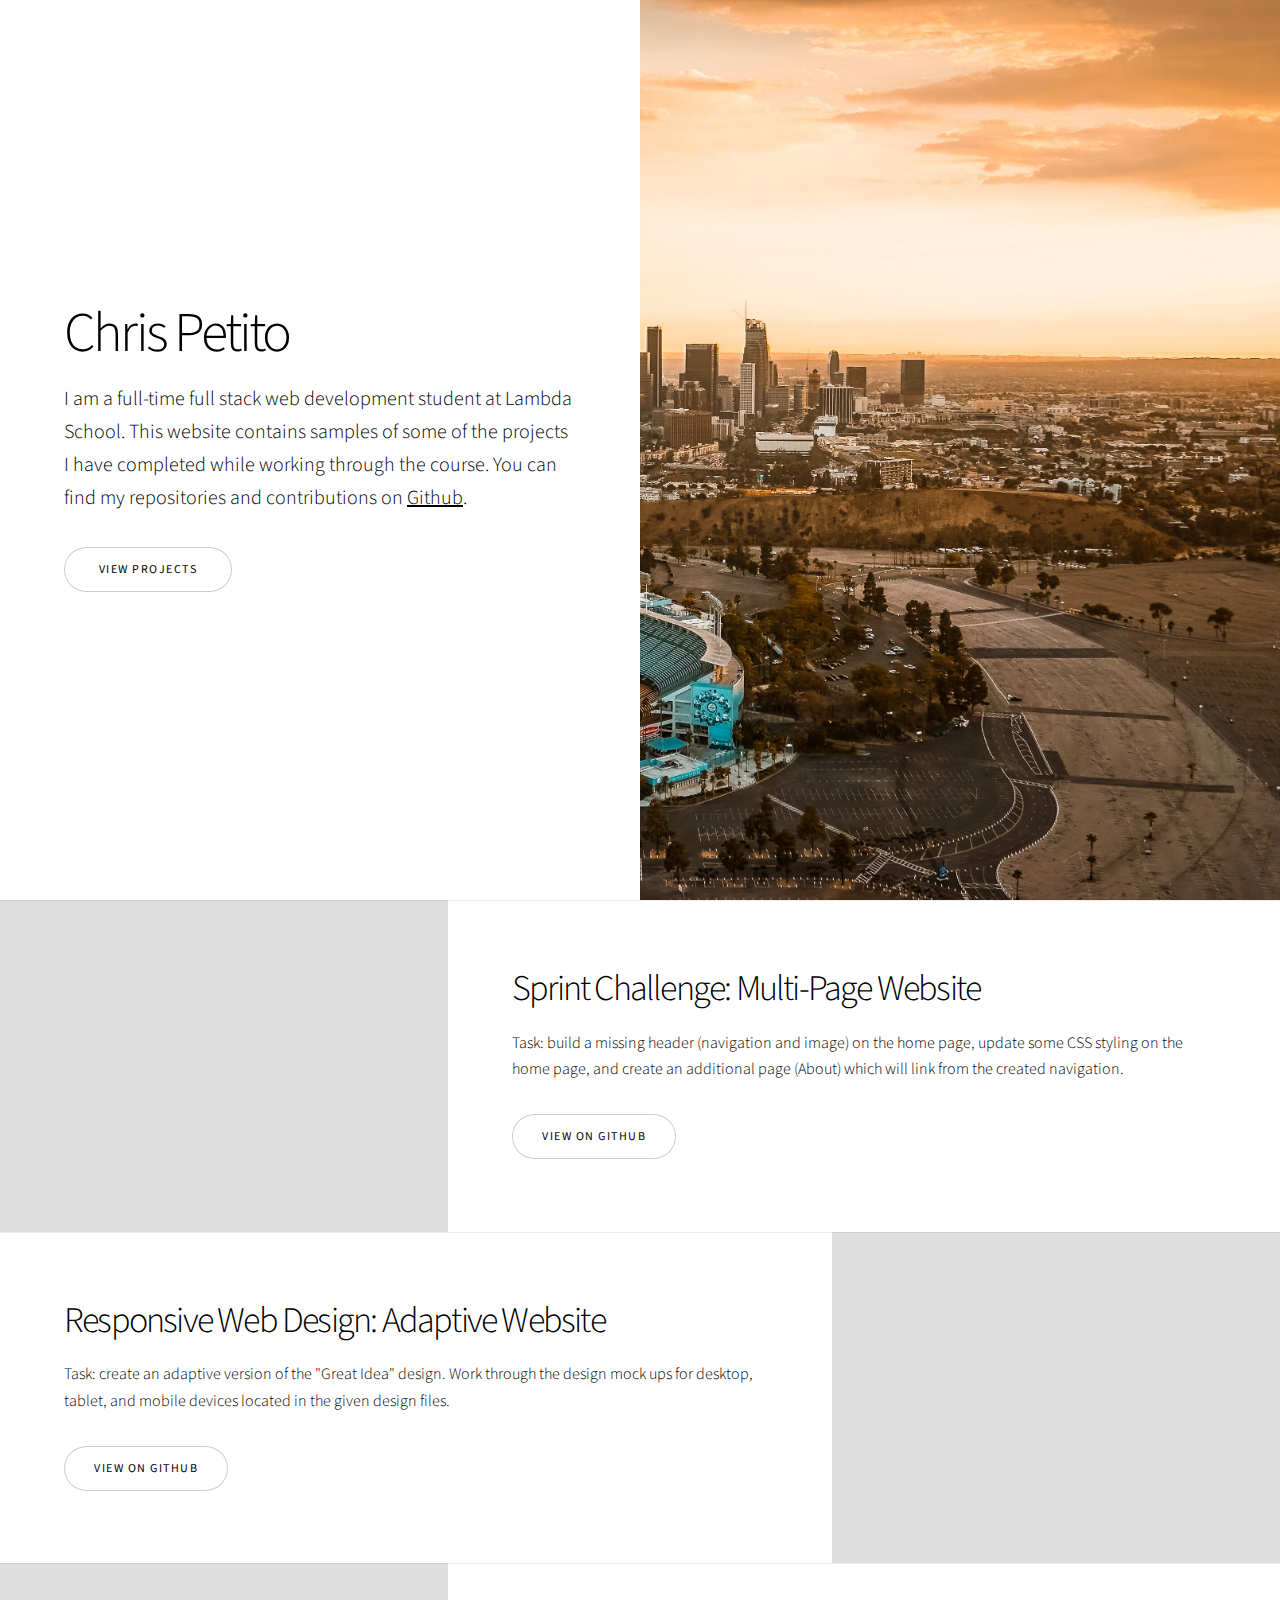
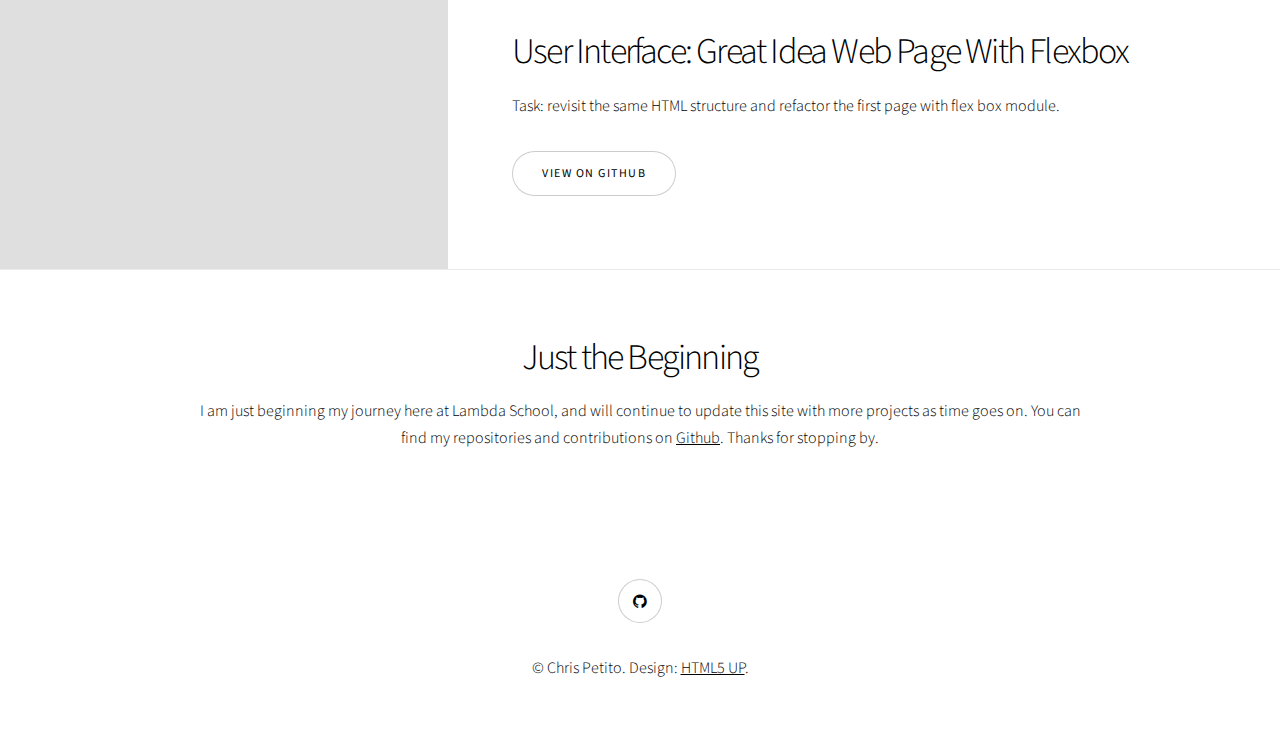
<file: index.html>
<!DOCTYPE HTML>
<!--
	Story by HTML5 UP
	html5up.net | @ajlkn
	Free for personal and commercial use under the CCA 3.0 license (html5up.net/license)
-->
<html>
	<head>
		<title>Chris Petito - Portfolio</title>
		<meta charset="utf-8" />
		<meta name="viewport" content="width=device-width, initial-scale=1, user-scalable=no" />
		<link rel="stylesheet" href="assets/css/main.css" />
		<noscript><link rel="stylesheet" href="assets/css/noscript.css" /></noscript>
	</head>
	<body class="is-preload">

		<!-- Wrapper -->
			<div id="wrapper" class="divided">

				<!-- One -->
					<section class="banner style1 orient-left content-align-left image-position-right fullscreen onload-image-fade-in onload-content-fade-right">
						<div class="content">
							<h1>Chris Petito</h1>
							<p class="major">I am a full-time full stack web development student at Lambda School. This website contains samples of some of the projects I have completed while working through the course. You can find my repositories and contributions on <a href="https://github.com/chrispetito" target='_blank'>Github</a>.</p>
							<ul class="actions stacked">
								<li><a href="#first" class="button big wide smooth-scroll-middle">View Projects</a></li>
							</ul>
						</div>
						<div class="image">
							<img src="images/los-angeles.jpg" alt="View of Downtown Los Angeles over Dodger Stadium" />
						</div>
					</section>

				<!-- Two -->
					<section class="spotlight style1 orient-right content-align-left image-position-center onscroll-image-fade-in" id="first">
						<div class="content">
							<h2>Sprint Challenge: Multi-Page Website</h2>
							<p>Task: build a missing header (navigation and image) on the home page, update some CSS styling on the home page, and create an additional page (About) which will link from the created navigation.</p>
							<ul class="actions stacked">
								<li><a href="https://github.com/chrispetito/Sprint-Challenge--User-Interface" target='_blank' class="button">View on Github</a></li>
							</ul>
						</div>
						<div class="image">
							<img src="images/clement-h-544786-unsplash.jpg" alt="Computer with IDE open" />
						</div>
					</section>

				<!-- Three -->
					<section class="spotlight style1 orient-left content-align-left image-position-center onscroll-image-fade-in">
						<div class="content">
							<h2>Responsive Web Design: Adaptive Website</h2>
							<p>Task: create an adaptive version of the "Great Idea" design. Work through the design mock ups for desktop, tablet, and mobile devices located in the given design files.</p>
							<ul class="actions stacked">
								<li><a href="https://github.com/chrispetito/responsive-web-design-I" target ='_blank' class="button">View on Github</a></li>
							</ul>
						</div>
						<div class="image">
							<img src="images/lauren-mancke-96705-unsplash.jpg" alt="Mobile devices" />
						</div>
					</section>

				<!-- Four -->
					<section class="spotlight style1 orient-right content-align-left image-position-center onscroll-image-fade-in">
						<div class="content">
							<h2>User Interface: Great Idea Web Page With Flexbox</h2>
							<p>Task: revisit the same HTML structure and refactor the first page with flex box module.</p>
							<ul class="actions stacked">
								<li><a href="https://github.com/chrispetito/UI-III-Flexbox" target = '_blank' class="button">View on Github</a></li>
							</ul>
						</div>
						<div class="image">
							<img src="images/jose-alejandro-cuffia-799485-unsplash.jpg" alt="sketch pad with user interface drawn out" />
						</div>
					</section>

				<!-- Five -->
					<section class="wrapper style1 align-center">
						<div class="inner">
							<h2>Just the Beginning</h2>
							<p>I am just beginning my journey here at Lambda School, and will continue to update this site with more projects as time goes on. You can find my repositories and contributions on <a href="https://github.com/chrispetito" target='_blank'>Github</a>. Thanks for stopping by.</p>
						</div>

				<!-- Footer -->
					<footer class="wrapper style1 align-center">
						<div class="inner">
							<ul class="icons">
								<li><a href="https://github.com/chrispetito" target = '_blank' class="icon style2 fa-github"><span class="label">LinkedIn</span></a></li>
							</ul>
							<p>&copy; Chris Petito. Design: <a href="https://html5up.net">HTML5 UP</a>.</p>
						</div>
					</footer>

			</div>

		<!-- Scripts -->
			<script src="assets/js/jquery.min.js"></script>
			<script src="assets/js/jquery.scrollex.min.js"></script>
			<script src="assets/js/jquery.scrolly.min.js"></script>
			<script src="assets/js/browser.min.js"></script>
			<script src="assets/js/breakpoints.min.js"></script>
			<script src="assets/js/util.js"></script>
			<script src="assets/js/main.js"></script>

	</body>
</html>
</file>
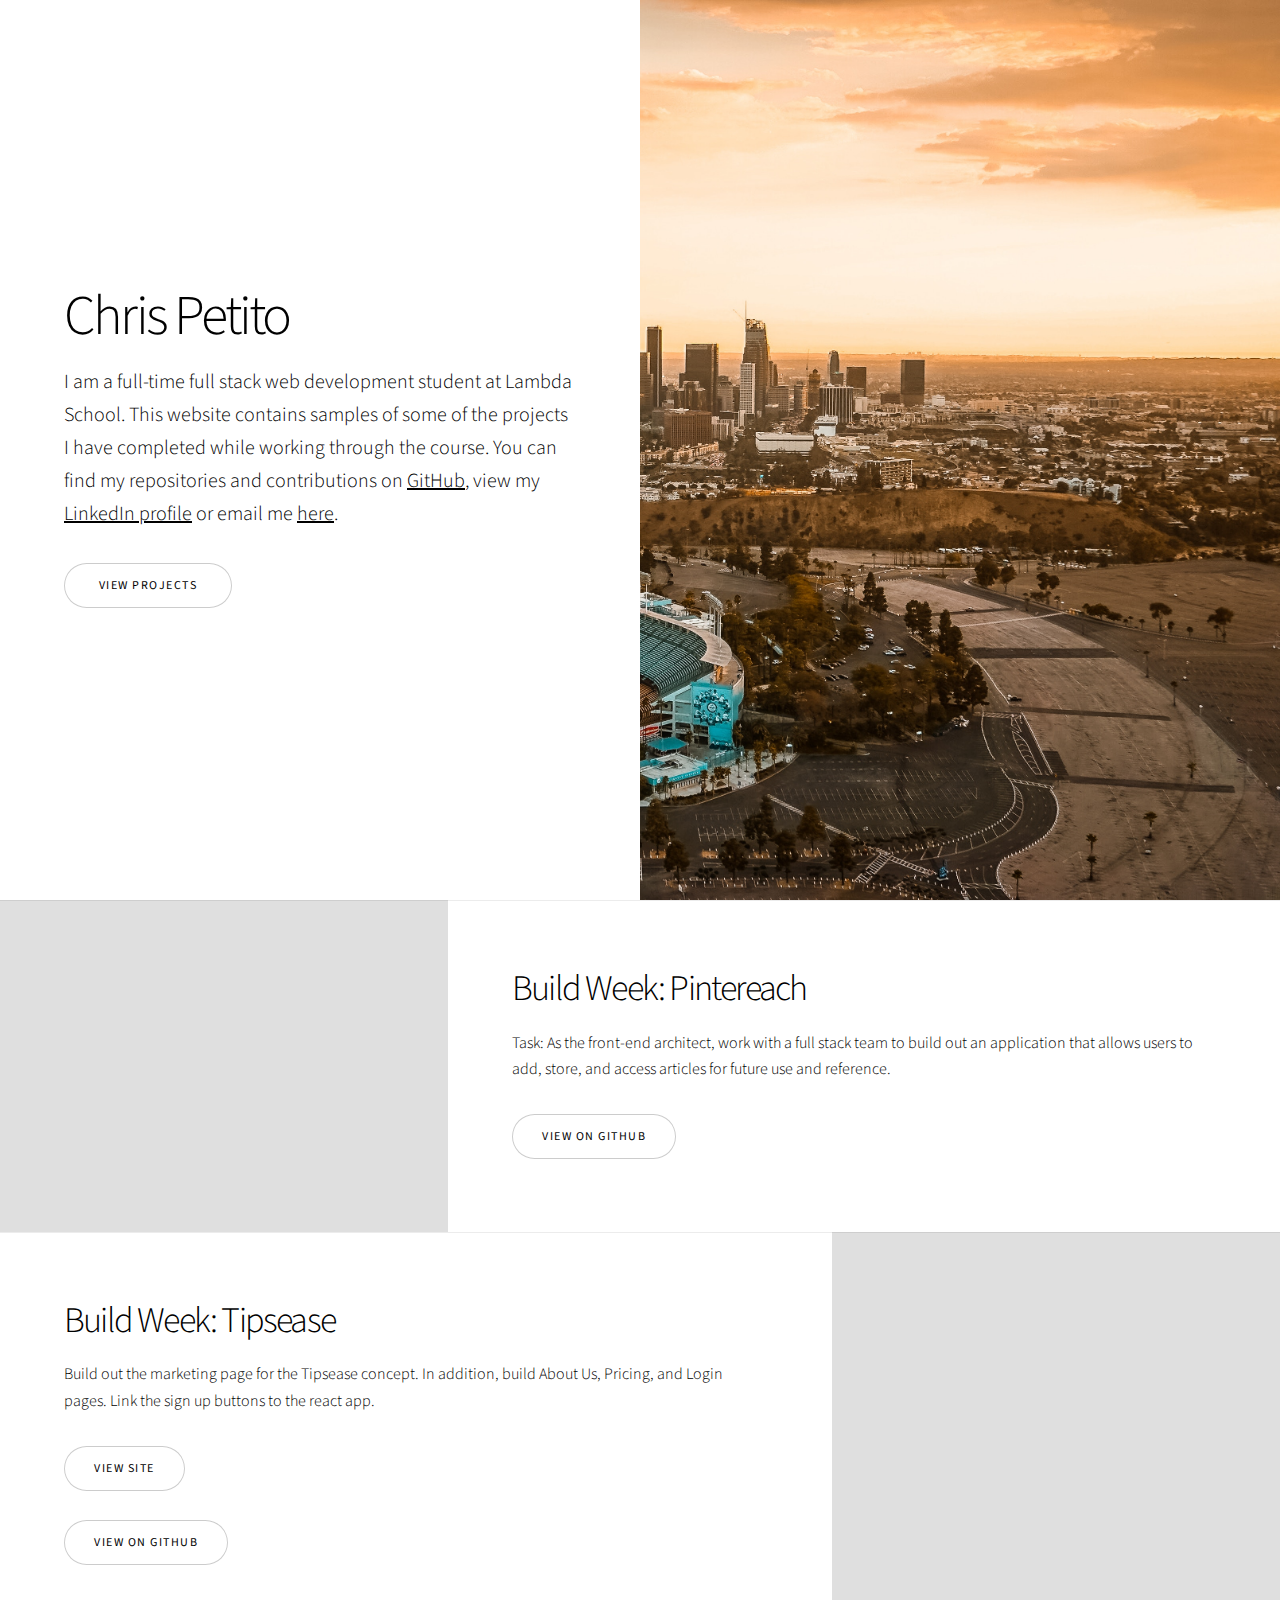
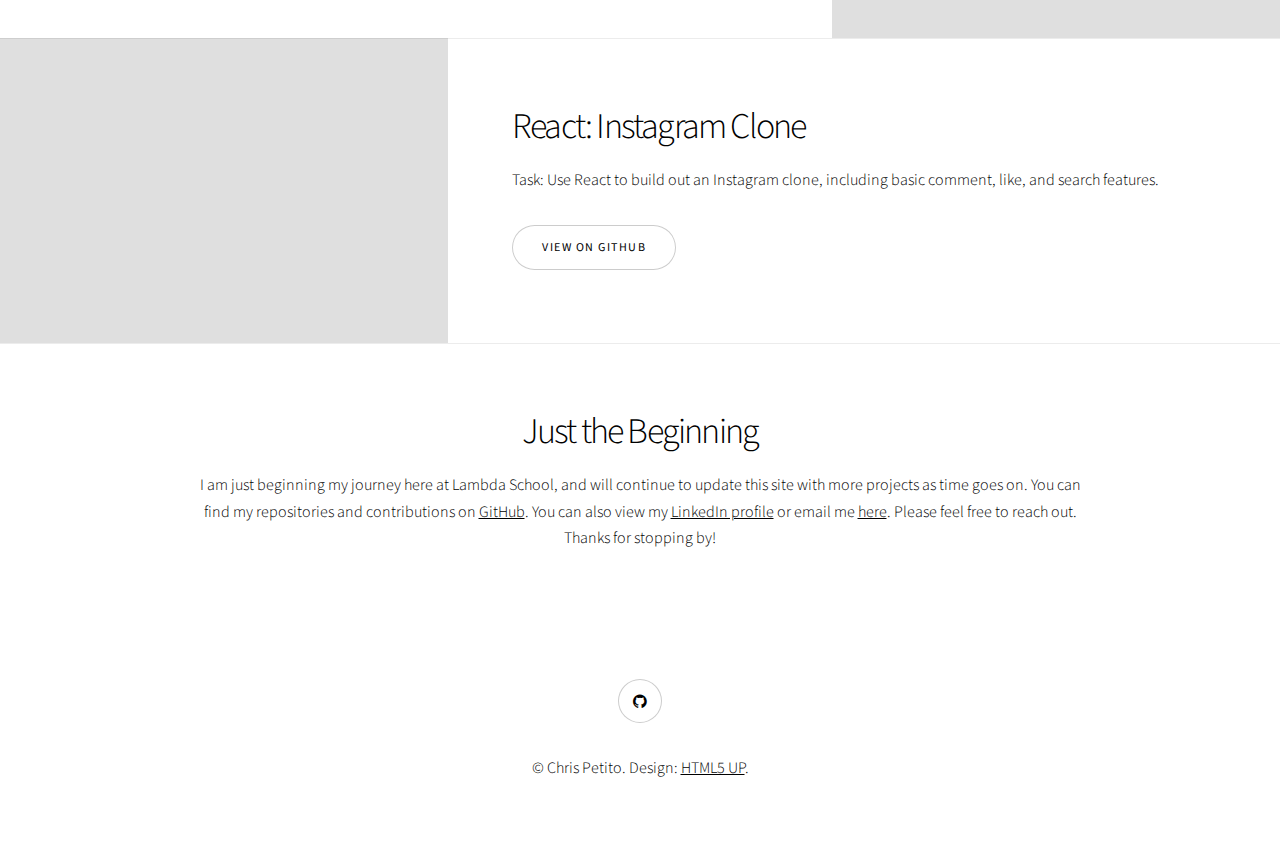
<file: portfolio/index.html>
<!DOCTYPE HTML>
<!--
	Story by HTML5 UP
	html5up.net | @ajlkn
	Free for personal and commercial use under the CCA 3.0 license (html5up.net/license)
-->
<html>
	<head>
		<title>Chris Petito - Portfolio</title>
		<meta charset="utf-8" />
		<meta name="viewport" content="width=device-width, initial-scale=1, user-scalable=no" />
		<link rel="stylesheet" href="assets/css/main.css" />
		<link rel="icon" type="image/png" sizes="16x16" href="images/cp favicon.png">
		<noscript><link rel="stylesheet" href="assets/css/noscript.css" /></noscript>
	</head>
	<body class="is-preload">

		<!-- Wrapper -->
			<div id="wrapper" class="divided">

				<!-- One -->
					<section class="banner style1 orient-left content-align-left image-position-right fullscreen onload-image-fade-in onload-content-fade-right">
						<div class="content">
							<h1>Chris Petito</h1>
							<p class="major">I am a full-time full stack web development student at Lambda School. This website contains samples of some of the projects I have completed while working through the course. You can find my repositories and contributions on <a href="https://github.com/chrispetito" target='_blank'>GitHub</a>, view my <a href='https://www.linkedin.com/in/chris-petito-349499184/' target='_blank'>LinkedIn profile</a> or email me <a href='mailto:christopherpetito@gmail.com' target='_blank'>here</a>.</p>
							<ul class="actions stacked">
								<li><a href="#first" class="button big wide smooth-scroll-middle">View Projects</a></li>
							</ul>
						</div>
						<div class="image">
							<img src="images/los-angeles.jpg" alt="View of Downtown Los Angeles over Dodger Stadium" />
						</div>
					</section>


				<!-- Two -->

					<section class="spotlight style1 orient-right content-align-left image-position-center onscroll-image-fade-in" id="first">
						<div class="content">
							<h2>Build Week: Pintereach</h2>
							<p>Task: As the front-end architect, work with a full stack team to build out an application that allows users to add, store, and access articles for future use and reference.</p>
							<ul class="actions stacked">
								<li><a href="https://github.com/pintereach-pmltr/buildFTSG1-pintereach-FE2/tree/chris-petito" target='_blank' class="button">View on GitHub</a></li>
							</ul>
						</div>
						<div class="image">
							<img src="images/clement-h-544786-unsplash.jpg" alt="Computer with IDE open" />
						</div>
					</section>

				<!-- Three -->
				<section class="spotlight style1 orient-left content-align-left image-position-center onscroll-image-fade-in">
					<div class="content">
						<h2>Build Week: Tipsease</h2>
						<p>Build out the marketing page for the Tipsease concept. In addition, build About Us, Pricing, and Login pages. Link the sign up buttons to the react app.</p>
						<ul class="actions stacked">
							<li><a href="https://eloquent-lewin-bbf0d3.netlify.com/home2.html" target ='_blank' class="button">View Site</a></li>
							<li><a href="https://github.com/lambda-build-tipsease/build-tipsease-ui-2" target ='_blank' class="button">View on GitHub</a></li>
						</ul>
					</div>
					<div class="image">
						<img src="images/Tipsease Screen.png" alt="Mobile devices" />
					</div>
				</section>

				<!-- Four -->
					<section class="spotlight style1 orient-right content-align-left image-position-center onscroll-image-fade-in">
						<div class="content">
							<h2>React: Instagram Clone</h2>
							<p>Task: Use React to build out an Instagram clone, including basic comment, like, and search features.</p>
							<ul class="actions stacked">
								<li><a href="https://github.com/chrispetito/React-Insta-Clone/tree/chris-petito" target = '_blank' class="button">View on GitHub</a></li>
							</ul>
						</div>
						<div class="image">
							<img src="images/jose-alejandro-cuffia-799485-unsplash.jpg" alt="sketch pad with user interface drawn out" />
						</div>
					</section>

				<!-- Build Week 1 -->
					

				<!-- Five -->
					<section class="wrapper style1 align-center">
						<div class="inner">
							<h2>Just the Beginning</h2>
							<p>I am just beginning my journey here at Lambda School, and will continue to update this site with more projects as time goes on. You can find my repositories and contributions on <a href="https://github.com/chrispetito" target='_blank'>GitHub</a>. You can also view my <a href='https://www.linkedin.com/in/chris-petito-349499184/' target='_blank'>LinkedIn profile</a> or email me <a href='mailto:christopherpetito@gmail.com' target='_blank'>here</a>. Please feel free to reach out. Thanks for stopping by!</p>
						</div>

				<!-- Footer -->
					<footer class="wrapper style1 align-center">
						<div class="inner">
							<ul class="icons">
								<li><a href="https://github.com/chrispetito" target = '_blank' class="icon style2 fa-github"><span class="label">LinkedIn</span></a></li>
							</ul>
							<p>&copy; Chris Petito. Design: <a href="https://html5up.net">HTML5 UP</a>.</p>
						</div>
					</footer>

			</div>

		<!-- Scripts -->
			<script src="assets/js/jquery.min.js"></script>
			<script src="assets/js/jquery.scrollex.min.js"></script>
			<script src="assets/js/jquery.scrolly.min.js"></script>
			<script src="assets/js/browser.min.js"></script>
			<script src="assets/js/breakpoints.min.js"></script>
			<script src="assets/js/util.js"></script>
			<script src="assets/js/main.js"></script>

	</body>
</html>
</file>
<file: assets/css/noscript.css>
/*
	Story by HTML5 UP
	html5up.net | @ajlkn
	Free for personal and commercial use under the CCA 3.0 license (html5up.net/license)
*/

/* Banner (transitions) */

	.banner.onload-content-fade-up .content {
		-moz-transition: none;
		-webkit-transition: none;
		-ms-transition: none;
		transition: none;
	}

	body.is-preload .banner.onload-content-fade-up .content {
		-moz-transform: none;
		-webkit-transform: none;
		-ms-transform: none;
		transform: none;
		opacity: 1;
	}

	.banner.onload-content-fade-down .content {
		-moz-transition: none;
		-webkit-transition: none;
		-ms-transition: none;
		transition: none;
	}

	body.is-preload .banner.onload-content-fade-down .content {
		-moz-transform: none;
		-webkit-transform: none;
		-ms-transform: none;
		transform: none;
		opacity: 1;
	}

	.banner.onload-content-fade-left .content {
		-moz-transition: none;
		-webkit-transition: none;
		-ms-transition: none;
		transition: none;
	}

	body.is-preload .banner.onload-content-fade-left .content {
		-moz-transform: none;
		-webkit-transform: none;
		-ms-transform: none;
		transform: none;
		opacity: 1;
	}

	.banner.onload-content-fade-right .content {
		-moz-transition: none;
		-webkit-transition: none;
		-ms-transition: none;
		transition: none;
	}

	body.is-preload .banner.onload-content-fade-right .content {
		-moz-transform: none;
		-webkit-transform: none;
		-ms-transform: none;
		transform: none;
		opacity: 1;
	}

	.banner.onload-content-fade-in .content {
		-moz-transition: none;
		-webkit-transition: none;
		-ms-transition: none;
		transition: none;
	}

	body.is-preload .banner.onload-content-fade-in .content {
		-moz-transform: none;
		-webkit-transform: none;
		-ms-transform: none;
		transform: none;
		opacity: 1;
	}

	.banner.onload-image-fade-up .image {
		-moz-transition: none;
		-webkit-transition: none;
		-ms-transition: none;
		transition: none;
	}

		.banner.onload-image-fade-up .image img {
			-moz-transition: none;
			-webkit-transition: none;
			-ms-transition: none;
			transition: none;
		}

	body.is-preload .banner.onload-image-fade-up .image {
		-moz-transform: none;
		-webkit-transform: none;
		-ms-transform: none;
		transform: none;
		opacity: 1;
	}

		body.is-preload .banner.onload-image-fade-up .image img {
			opacity: 1;
		}

	.banner.onload-image-fade-down .image {
		-moz-transition: none;
		-webkit-transition: none;
		-ms-transition: none;
		transition: none;
	}

		.banner.onload-image-fade-down .image img {
			-moz-transition: none;
			-webkit-transition: none;
			-ms-transition: none;
			transition: none;
		}

	body.is-preload .banner.onload-image-fade-down .image {
		-moz-transform: none;
		-webkit-transform: none;
		-ms-transform: none;
		transform: none;
		opacity: 1;
	}

		body.is-preload .banner.onload-image-fade-down .image img {
			opacity: 1;
		}

	.banner.onload-image-fade-left .image {
		-moz-transition: none;
		-webkit-transition: none;
		-ms-transition: none;
		transition: none;
	}

		.banner.onload-image-fade-left .image img {
			-moz-transition: none;
			-webkit-transition: none;
			-ms-transition: none;
			transition: none;
		}

	body.is-preload .banner.onload-image-fade-left .image {
		-moz-transform: none;
		-webkit-transform: none;
		-ms-transform: none;
		transform: none;
		opacity: 1;
	}

		body.is-preload .banner.onload-image-fade-left .image img {
			opacity: 1;
		}

	.banner.onload-image-fade-right .image {
		-moz-transition: none;
		-webkit-transition: none;
		-ms-transition: none;
		transition: none;
	}

		.banner.onload-image-fade-right .image img {
			-moz-transition: none;
			-webkit-transition: none;
			-ms-transition: none;
			transition: none;
		}

	body.is-preload .banner.onload-image-fade-right .image {
		-moz-transform: none;
		-webkit-transform: none;
		-ms-transform: none;
		transform: none;
		opacity: 1;
	}

		body.is-preload .banner.onload-image-fade-right .image img {
			opacity: 1;
		}

	.banner.onload-image-fade-in .image img {
		-moz-transition: none;
		-webkit-transition: none;
		-ms-transition: none;
		transition: none;
	}

	body.is-preload .banner.onload-image-fade-in .image img {
		opacity: 1;
	}

	.banner.onscroll-content-fade-up .content {
		-moz-transition: none;
		-webkit-transition: none;
		-ms-transition: none;
		transition: none;
	}

	.banner.onscroll-content-fade-up.is-inactive .content {
		-moz-transform: none;
		-webkit-transform: none;
		-ms-transform: none;
		transform: none;
		opacity: 1;
	}

	.banner.onscroll-content-fade-down .content {
		-moz-transition: none;
		-webkit-transition: none;
		-ms-transition: none;
		transition: none;
	}

	.banner.onscroll-content-fade-down.is-inactive .content {
		-moz-transform: none;
		-webkit-transform: none;
		-ms-transform: none;
		transform: none;
		opacity: 1;
	}

	.banner.onscroll-content-fade-left .content {
		-moz-transition: none;
		-webkit-transition: none;
		-ms-transition: none;
		transition: none;
	}

	.banner.onscroll-content-fade-left.is-inactive .content {
		-moz-transform: none;
		-webkit-transform: none;
		-ms-transform: none;
		transform: none;
		opacity: 1;
	}

	.banner.onscroll-content-fade-right .content {
		-moz-transition: none;
		-webkit-transition: none;
		-ms-transition: none;
		transition: none;
	}

	.banner.onscroll-content-fade-right.is-inactive .content {
		-moz-transform: none;
		-webkit-transform: none;
		-ms-transform: none;
		transform: none;
		opacity: 1;
	}

	.banner.onscroll-content-fade-in .content {
		-moz-transition: none;
		-webkit-transition: none;
		-ms-transition: none;
		transition: none;
	}

	.banner.onscroll-content-fade-in.is-inactive .content {
		-moz-transform: none;
		-webkit-transform: none;
		-ms-transform: none;
		transform: none;
		opacity: 1;
	}

	.banner.onscroll-image-fade-up .image {
		-moz-transition: none;
		-webkit-transition: none;
		-ms-transition: none;
		transition: none;
	}

		.banner.onscroll-image-fade-up .image img {
			-moz-transition: none;
			-webkit-transition: none;
			-ms-transition: none;
			transition: none;
		}

	.banner.onscroll-image-fade-up.is-inactive .image {
		-moz-transform: none;
		-webkit-transform: none;
		-ms-transform: none;
		transform: none;
		opacity: 1;
	}

		.banner.onscroll-image-fade-up.is-inactive .image img {
			opacity: 1;
		}

	.banner.onscroll-image-fade-down .image {
		-moz-transition: none;
		-webkit-transition: none;
		-ms-transition: none;
		transition: none;
	}

		.banner.onscroll-image-fade-down .image img {
			-moz-transition: none;
			-webkit-transition: none;
			-ms-transition: none;
			transition: none;
		}

	.banner.onscroll-image-fade-down.is-inactive .image {
		-moz-transform: none;
		-webkit-transform: none;
		-ms-transform: none;
		transform: none;
		opacity: 1;
	}

		.banner.onscroll-image-fade-down.is-inactive .image img {
			opacity: 1;
		}

	.banner.onscroll-image-fade-left .image {
		-moz-transition: none;
		-webkit-transition: none;
		-ms-transition: none;
		transition: none;
	}

		.banner.onscroll-image-fade-left .image img {
			-moz-transition: none;
			-webkit-transition: none;
			-ms-transition: none;
			transition: none;
		}

	.banner.onscroll-image-fade-left.is-inactive .image {
		-moz-transform: none;
		-webkit-transform: none;
		-ms-transform: none;
		transform: none;
		opacity: 1;
	}

		.banner.onscroll-image-fade-left.is-inactive .image img {
			opacity: 1;
		}

	.banner.onscroll-image-fade-right .image {
		-moz-transition: none;
		-webkit-transition: none;
		-ms-transition: none;
		transition: none;
	}

		.banner.onscroll-image-fade-right .image img {
			-moz-transition: none;
			-webkit-transition: none;
			-ms-transition: none;
			transition: none;
		}

	.banner.onscroll-image-fade-right.is-inactive .image {
		-moz-transform: none;
		-webkit-transform: none;
		-ms-transform: none;
		transform: none;
		opacity: 1;
	}

		.banner.onscroll-image-fade-right.is-inactive .image img {
			opacity: 1;
		}

	.banner.onscroll-image-fade-in .image img {
		-moz-transition: none;
		-webkit-transition: none;
		-ms-transition: none;
		transition: none;
	}

	.banner.onscroll-image-fade-in.is-inactive .image img {
		opacity: 1;
	}
</file>
<file: portfolio/assets/css/noscript.css>
/*
	Story by HTML5 UP
	html5up.net | @ajlkn
	Free for personal and commercial use under the CCA 3.0 license (html5up.net/license)
*/

/* Banner (transitions) */

	.banner.onload-content-fade-up .content {
		-moz-transition: none;
		-webkit-transition: none;
		-ms-transition: none;
		transition: none;
	}

	body.is-preload .banner.onload-content-fade-up .content {
		-moz-transform: none;
		-webkit-transform: none;
		-ms-transform: none;
		transform: none;
		opacity: 1;
	}

	.banner.onload-content-fade-down .content {
		-moz-transition: none;
		-webkit-transition: none;
		-ms-transition: none;
		transition: none;
	}

	body.is-preload .banner.onload-content-fade-down .content {
		-moz-transform: none;
		-webkit-transform: none;
		-ms-transform: none;
		transform: none;
		opacity: 1;
	}

	.banner.onload-content-fade-left .content {
		-moz-transition: none;
		-webkit-transition: none;
		-ms-transition: none;
		transition: none;
	}

	body.is-preload .banner.onload-content-fade-left .content {
		-moz-transform: none;
		-webkit-transform: none;
		-ms-transform: none;
		transform: none;
		opacity: 1;
	}

	.banner.onload-content-fade-right .content {
		-moz-transition: none;
		-webkit-transition: none;
		-ms-transition: none;
		transition: none;
	}

	body.is-preload .banner.onload-content-fade-right .content {
		-moz-transform: none;
		-webkit-transform: none;
		-ms-transform: none;
		transform: none;
		opacity: 1;
	}

	.banner.onload-content-fade-in .content {
		-moz-transition: none;
		-webkit-transition: none;
		-ms-transition: none;
		transition: none;
	}

	body.is-preload .banner.onload-content-fade-in .content {
		-moz-transform: none;
		-webkit-transform: none;
		-ms-transform: none;
		transform: none;
		opacity: 1;
	}

	.banner.onload-image-fade-up .image {
		-moz-transition: none;
		-webkit-transition: none;
		-ms-transition: none;
		transition: none;
	}

		.banner.onload-image-fade-up .image img {
			-moz-transition: none;
			-webkit-transition: none;
			-ms-transition: none;
			transition: none;
		}

	body.is-preload .banner.onload-image-fade-up .image {
		-moz-transform: none;
		-webkit-transform: none;
		-ms-transform: none;
		transform: none;
		opacity: 1;
	}

		body.is-preload .banner.onload-image-fade-up .image img {
			opacity: 1;
		}

	.banner.onload-image-fade-down .image {
		-moz-transition: none;
		-webkit-transition: none;
		-ms-transition: none;
		transition: none;
	}

		.banner.onload-image-fade-down .image img {
			-moz-transition: none;
			-webkit-transition: none;
			-ms-transition: none;
			transition: none;
		}

	body.is-preload .banner.onload-image-fade-down .image {
		-moz-transform: none;
		-webkit-transform: none;
		-ms-transform: none;
		transform: none;
		opacity: 1;
	}

		body.is-preload .banner.onload-image-fade-down .image img {
			opacity: 1;
		}

	.banner.onload-image-fade-left .image {
		-moz-transition: none;
		-webkit-transition: none;
		-ms-transition: none;
		transition: none;
	}

		.banner.onload-image-fade-left .image img {
			-moz-transition: none;
			-webkit-transition: none;
			-ms-transition: none;
			transition: none;
		}

	body.is-preload .banner.onload-image-fade-left .image {
		-moz-transform: none;
		-webkit-transform: none;
		-ms-transform: none;
		transform: none;
		opacity: 1;
	}

		body.is-preload .banner.onload-image-fade-left .image img {
			opacity: 1;
		}

	.banner.onload-image-fade-right .image {
		-moz-transition: none;
		-webkit-transition: none;
		-ms-transition: none;
		transition: none;
	}

		.banner.onload-image-fade-right .image img {
			-moz-transition: none;
			-webkit-transition: none;
			-ms-transition: none;
			transition: none;
		}

	body.is-preload .banner.onload-image-fade-right .image {
		-moz-transform: none;
		-webkit-transform: none;
		-ms-transform: none;
		transform: none;
		opacity: 1;
	}

		body.is-preload .banner.onload-image-fade-right .image img {
			opacity: 1;
		}

	.banner.onload-image-fade-in .image img {
		-moz-transition: none;
		-webkit-transition: none;
		-ms-transition: none;
		transition: none;
	}

	body.is-preload .banner.onload-image-fade-in .image img {
		opacity: 1;
	}

	.banner.onscroll-content-fade-up .content {
		-moz-transition: none;
		-webkit-transition: none;
		-ms-transition: none;
		transition: none;
	}

	.banner.onscroll-content-fade-up.is-inactive .content {
		-moz-transform: none;
		-webkit-transform: none;
		-ms-transform: none;
		transform: none;
		opacity: 1;
	}

	.banner.onscroll-content-fade-down .content {
		-moz-transition: none;
		-webkit-transition: none;
		-ms-transition: none;
		transition: none;
	}

	.banner.onscroll-content-fade-down.is-inactive .content {
		-moz-transform: none;
		-webkit-transform: none;
		-ms-transform: none;
		transform: none;
		opacity: 1;
	}

	.banner.onscroll-content-fade-left .content {
		-moz-transition: none;
		-webkit-transition: none;
		-ms-transition: none;
		transition: none;
	}

	.banner.onscroll-content-fade-left.is-inactive .content {
		-moz-transform: none;
		-webkit-transform: none;
		-ms-transform: none;
		transform: none;
		opacity: 1;
	}

	.banner.onscroll-content-fade-right .content {
		-moz-transition: none;
		-webkit-transition: none;
		-ms-transition: none;
		transition: none;
	}

	.banner.onscroll-content-fade-right.is-inactive .content {
		-moz-transform: none;
		-webkit-transform: none;
		-ms-transform: none;
		transform: none;
		opacity: 1;
	}

	.banner.onscroll-content-fade-in .content {
		-moz-transition: none;
		-webkit-transition: none;
		-ms-transition: none;
		transition: none;
	}

	.banner.onscroll-content-fade-in.is-inactive .content {
		-moz-transform: none;
		-webkit-transform: none;
		-ms-transform: none;
		transform: none;
		opacity: 1;
	}

	.banner.onscroll-image-fade-up .image {
		-moz-transition: none;
		-webkit-transition: none;
		-ms-transition: none;
		transition: none;
	}

		.banner.onscroll-image-fade-up .image img {
			-moz-transition: none;
			-webkit-transition: none;
			-ms-transition: none;
			transition: none;
		}

	.banner.onscroll-image-fade-up.is-inactive .image {
		-moz-transform: none;
		-webkit-transform: none;
		-ms-transform: none;
		transform: none;
		opacity: 1;
	}

		.banner.onscroll-image-fade-up.is-inactive .image img {
			opacity: 1;
		}

	.banner.onscroll-image-fade-down .image {
		-moz-transition: none;
		-webkit-transition: none;
		-ms-transition: none;
		transition: none;
	}

		.banner.onscroll-image-fade-down .image img {
			-moz-transition: none;
			-webkit-transition: none;
			-ms-transition: none;
			transition: none;
		}

	.banner.onscroll-image-fade-down.is-inactive .image {
		-moz-transform: none;
		-webkit-transform: none;
		-ms-transform: none;
		transform: none;
		opacity: 1;
	}

		.banner.onscroll-image-fade-down.is-inactive .image img {
			opacity: 1;
		}

	.banner.onscroll-image-fade-left .image {
		-moz-transition: none;
		-webkit-transition: none;
		-ms-transition: none;
		transition: none;
	}

		.banner.onscroll-image-fade-left .image img {
			-moz-transition: none;
			-webkit-transition: none;
			-ms-transition: none;
			transition: none;
		}

	.banner.onscroll-image-fade-left.is-inactive .image {
		-moz-transform: none;
		-webkit-transform: none;
		-ms-transform: none;
		transform: none;
		opacity: 1;
	}

		.banner.onscroll-image-fade-left.is-inactive .image img {
			opacity: 1;
		}

	.banner.onscroll-image-fade-right .image {
		-moz-transition: none;
		-webkit-transition: none;
		-ms-transition: none;
		transition: none;
	}

		.banner.onscroll-image-fade-right .image img {
			-moz-transition: none;
			-webkit-transition: none;
			-ms-transition: none;
			transition: none;
		}

	.banner.onscroll-image-fade-right.is-inactive .image {
		-moz-transform: none;
		-webkit-transform: none;
		-ms-transform: none;
		transform: none;
		opacity: 1;
	}

		.banner.onscroll-image-fade-right.is-inactive .image img {
			opacity: 1;
		}

	.banner.onscroll-image-fade-in .image img {
		-moz-transition: none;
		-webkit-transition: none;
		-ms-transition: none;
		transition: none;
	}

	.banner.onscroll-image-fade-in.is-inactive .image img {
		opacity: 1;
	}
</file>
<file: assets/css/main.css>
@import url(font-awesome.min.css);
@import url("https://fonts.googleapis.com/css?family=Source+Sans+Pro:300,300i,400,400i");

/*
	Story by HTML5 UP
	html5up.net | @ajlkn
	Free for personal and commercial use under the CCA 3.0 license (html5up.net/license)
*/

html, body, div, span, applet, object,
iframe, h1, h2, h3, h4, h5, h6, p, blockquote,
pre, a, abbr, acronym, address, big, cite,
code, del, dfn, em, img, ins, kbd, q, s, samp,
small, strike, strong, sub, sup, tt, var, b,
u, i, center, dl, dt, dd, ol, ul, li, fieldset,
form, label, legend, table, caption, tbody,
tfoot, thead, tr, th, td, article, aside,
canvas, details, embed, figure, figcaption,
footer, header, hgroup, menu, nav, output, ruby,
section, summary, time, mark, audio, video {
	margin: 0;
	padding: 0;
	border: 0;
	font-size: 100%;
	font: inherit;
	vertical-align: baseline;}

article, aside, details, figcaption, figure,
footer, header, hgroup, menu, nav, section {
	display: block;}

body {
	line-height: 1;
}

ol, ul {
	list-style: none;
}

blockquote, q {
	quotes: none;
}

	blockquote:before, blockquote:after, q:before, q:after {
		content: '';
		content: none;
	}

table {
	border-collapse: collapse;
	border-spacing: 0;
}

body {
	-webkit-text-size-adjust: none;
}

mark {
	background-color: transparent;
	color: inherit;
}

input::-moz-focus-inner {
	border: 0;
	padding: 0;
}

input, select, textarea {
	-moz-appearance: none;
	-webkit-appearance: none;
	-ms-appearance: none;
	appearance: none;
}

/* Basic */

	@-ms-viewport {
		width: device-width;
	}

	body {
		-ms-overflow-style: scrollbar;
	}

	@media screen and (max-width: 480px) {

		html, body {
			min-width: 320px;
		}

	}

	html {
		box-sizing: border-box;
	}

	*, *:before, *:after {
		box-sizing: inherit;
	}

	body {
		background: #ffffff;
	}

		body.is-preload *, body.is-preload *:before, body.is-preload *:after {
			-moz-animation: none !important;
			-webkit-animation: none !important;
			-ms-animation: none !important;
			animation: none !important;
			-moz-transition: none !important;
			-webkit-transition: none !important;
			-ms-transition: none !important;
			transition: none !important;
		}

/* Type */

	html {
		font-size: 18pt;
	}

		@media screen and (max-width: 1680px) {

			html {
				font-size: 14pt;
			}

		}

		@media screen and (max-width: 1280px) {

			html {
				font-size: 12pt;
			}

		}

		@media screen and (max-width: 736px) {

			html {
				font-size: 11pt;
			}

		}

		@media screen and (max-width: 360px) {

			html {
				font-size: 10pt;
			}

		}

	body {
		background-color: #ffffff;
		color: #000000;
	}

	body, input, select, textarea {
		font-family: "Source Sans Pro", Helvetica, sans-serif;
		font-size: 1rem;
		font-weight: 300;
		line-height: 1.65;
	}

	a {
		-moz-transition: color 0.2s ease-in-out;
		-webkit-transition: color 0.2s ease-in-out;
		-ms-transition: color 0.2s ease-in-out;
		transition: color 0.2s ease-in-out;
		text-decoration: underline;
	}

		a:hover {
			text-decoration: none;
		}

	strong, b {
		font-weight: 400;
	}

	em, i {
		font-style: italic;
	}

	p {
		margin: 0 0 2rem 0;
	}

		p.major {
			font-size: 1.25rem;
		}

	h1, h2, h3, h4, h5, h6 {
		font-weight: 300;
		line-height: 1.375;
		letter-spacing: -0.05em;
		margin: 0 0 1rem 0;
	}

		h1 a, h2 a, h3 a, h4 a, h5 a, h6 a {
			color: inherit;
			text-decoration: none;
		}

	h1 {
		font-size: 3.5rem;
		line-height: 1.2;
	}

	h2 {
		font-size: 2.25rem;
	}

	h3 {
		font-size: 1.5rem;
	}

	h4 {
		font-size: 1.1rem;
	}

	h5 {
		font-size: 0.9rem;
	}

	h6 {
		font-size: 0.7rem;
	}

	sub {
		font-size: 0.8rem;
		position: relative;
		top: 0.5rem;
	}

	sup {
		font-size: 0.8rem;
		position: relative;
		top: -0.5rem;
	}

	blockquote {
		border-left: solid 4px;
		font-style: italic;
		margin: 0 0 2rem 0;
		padding: 0.5rem 0 0.5rem 2rem;
	}

	code {
		border-radius: 4px;
		font-family: "Courier New", monospace;
		font-size: 0.9em;
		margin: 0 0.25rem;
		padding: 0.25rem 0.325rem;
	}

	pre {
		-webkit-overflow-scrolling: touch;
		font-family: "Courier New", monospace;
		font-size: 0.9em;
		margin: 0 0 2rem 0;
	}

		pre code {
			display: block;
			line-height: 1.5;
			padding: 0.75rem 1rem;
			overflow-x: auto;
		}

	hr {
		border: 0;
		border-bottom: solid 1px;
		margin: 2.5rem 0;
	}

		hr.major {
			margin: 3.5rem 0;
		}

	.align-left {
		text-align: left;
	}

	.align-center {
		text-align: center;
	}

	.align-right {
		text-align: right;
	}

	@media screen and (max-width: 736px) {

		p.major {
			font-size: 1.1rem;
		}

		h1 {
			font-size: 2.5rem;
		}

		h2 {
			font-size: 2rem;
		}

		h3 {
			font-size: 1.25rem;
		}

		h4 {
			font-size: 1rem;
		}

	}

	input, select, textarea {
		color: #000000;
	}

	a {
		color: #000000;
	}

		a:hover {
			color: #47D3E5;
		}

	strong, b {
		color: #000000;
	}

	h1, h2, h3, h4, h5, h6 {
		color: #000000;
	}

	blockquote {
		border-left-color: rgba(0, 0, 0, 0.2);
	}

	code {
		background: rgba(0, 0, 0, 0.05);
		border-color: rgba(0, 0, 0, 0.2);
	}

	hr {
		border-bottom-color: rgba(0, 0, 0, 0.2);
	}

/* Row */

	.row {
		display: flex;
		flex-wrap: wrap;
		box-sizing: border-box;
		align-items: stretch;
	}

		.row > * {
			box-sizing: border-box;
		}

		.row.gtr-uniform > * > :last-child {
			margin-bottom: 0;
		}

		.row.aln-left {
			justify-content: flex-start;
		}

		.row.aln-center {
			justify-content: center;
		}

		.row.aln-right {
			justify-content: flex-end;
		}

		.row.aln-top {
			align-items: flex-start;
		}

		.row.aln-middle {
			align-items: center;
		}

		.row.aln-bottom {
			align-items: flex-end;
		}

		.row > .imp {
			order: -1;
		}

		.row > .col-1 {
			width: 8.3333333333%;
		}

		.row > .off-1 {
			margin-left: 8.3333333333%;
		}

		.row > .col-2 {
			width: 16.6666666667%;
		}

		.row > .off-2 {
			margin-left: 16.6666666667%;
		}

		.row > .col-3 {
			width: 25%;
		}

		.row > .off-3 {
			margin-left: 25%;
		}

		.row > .col-4 {
			width: 33.3333333333%;
		}

		.row > .off-4 {
			margin-left: 33.3333333333%;
		}

		.row > .col-5 {
			width: 41.6666666667%;
		}

		.row > .off-5 {
			margin-left: 41.6666666667%;
		}

		.row > .col-6 {
			width: 50%;
		}

		.row > .off-6 {
			margin-left: 50%;
		}

		.row > .col-7 {
			width: 58.3333333333%;
		}

		.row > .off-7 {
			margin-left: 58.3333333333%;
		}

		.row > .col-8 {
			width: 66.6666666667%;
		}

		.row > .off-8 {
			margin-left: 66.6666666667%;
		}

		.row > .col-9 {
			width: 75%;
		}

		.row > .off-9 {
			margin-left: 75%;
		}

		.row > .col-10 {
			width: 83.3333333333%;
		}

		.row > .off-10 {
			margin-left: 83.3333333333%;
		}

		.row > .col-11 {
			width: 91.6666666667%;
		}

		.row > .off-11 {
			margin-left: 91.6666666667%;
		}

		.row > .col-12 {
			width: 100%;
		}

		.row > .off-12 {
			margin-left: 100%;
		}

		.row.gtr-0 {
			margin-top: 0;
			margin-left: 0rem;
		}

			.row.gtr-0 > * {
				padding: 0 0 0 0rem;
			}

			.row.gtr-0.gtr-uniform {
				margin-top: 0rem;
			}

				.row.gtr-0.gtr-uniform > * {
					padding-top: 0rem;
				}

		.row.gtr-25 {
			margin-top: 0;
			margin-left: -0.5rem;
		}

			.row.gtr-25 > * {
				padding: 0 0 0 0.5rem;
			}

			.row.gtr-25.gtr-uniform {
				margin-top: -0.5rem;
			}

				.row.gtr-25.gtr-uniform > * {
					padding-top: 0.5rem;
				}

		.row.gtr-50 {
			margin-top: 0;
			margin-left: -1rem;
		}

			.row.gtr-50 > * {
				padding: 0 0 0 1rem;
			}

			.row.gtr-50.gtr-uniform {
				margin-top: -1rem;
			}

				.row.gtr-50.gtr-uniform > * {
					padding-top: 1rem;
				}

		.row {
			margin-top: 0;
			margin-left: -2rem;
		}

			.row > * {
				padding: 0 0 0 2rem;
			}

			.row.gtr-uniform {
				margin-top: -2rem;
			}

				.row.gtr-uniform > * {
					padding-top: 2rem;
				}

		.row.gtr-150 {
			margin-top: 0;
			margin-left: -3rem;
		}

			.row.gtr-150 > * {
				padding: 0 0 0 3rem;
			}

			.row.gtr-150.gtr-uniform {
				margin-top: -3rem;
			}

				.row.gtr-150.gtr-uniform > * {
					padding-top: 3rem;
				}

		.row.gtr-200 {
			margin-top: 0;
			margin-left: -4rem;
		}

			.row.gtr-200 > * {
				padding: 0 0 0 4rem;
			}

			.row.gtr-200.gtr-uniform {
				margin-top: -4rem;
			}

				.row.gtr-200.gtr-uniform > * {
					padding-top: 4rem;
				}

		@media screen and (max-width: 1680px) {

			.row {
				display: flex;
				flex-wrap: wrap;
				box-sizing: border-box;
				align-items: stretch;
			}

				.row > * {
					box-sizing: border-box;
				}

				.row.gtr-uniform > * > :last-child {
					margin-bottom: 0;
				}

				.row.aln-left {
					justify-content: flex-start;
				}

				.row.aln-center {
					justify-content: center;
				}

				.row.aln-right {
					justify-content: flex-end;
				}

				.row.aln-top {
					align-items: flex-start;
				}

				.row.aln-middle {
					align-items: center;
				}

				.row.aln-bottom {
					align-items: flex-end;
				}

				.row > .imp-xlarge {
					order: -1;
				}

				.row > .col-1-xlarge {
					width: 8.3333333333%;
				}

				.row > .off-1-xlarge {
					margin-left: 8.3333333333%;
				}

				.row > .col-2-xlarge {
					width: 16.6666666667%;
				}

				.row > .off-2-xlarge {
					margin-left: 16.6666666667%;
				}

				.row > .col-3-xlarge {
					width: 25%;
				}

				.row > .off-3-xlarge {
					margin-left: 25%;
				}

				.row > .col-4-xlarge {
					width: 33.3333333333%;
				}

				.row > .off-4-xlarge {
					margin-left: 33.3333333333%;
				}

				.row > .col-5-xlarge {
					width: 41.6666666667%;
				}

				.row > .off-5-xlarge {
					margin-left: 41.6666666667%;
				}

				.row > .col-6-xlarge {
					width: 50%;
				}

				.row > .off-6-xlarge {
					margin-left: 50%;
				}

				.row > .col-7-xlarge {
					width: 58.3333333333%;
				}

				.row > .off-7-xlarge {
					margin-left: 58.3333333333%;
				}

				.row > .col-8-xlarge {
					width: 66.6666666667%;
				}

				.row > .off-8-xlarge {
					margin-left: 66.6666666667%;
				}

				.row > .col-9-xlarge {
					width: 75%;
				}

				.row > .off-9-xlarge {
					margin-left: 75%;
				}

				.row > .col-10-xlarge {
					width: 83.3333333333%;
				}

				.row > .off-10-xlarge {
					margin-left: 83.3333333333%;
				}

				.row > .col-11-xlarge {
					width: 91.6666666667%;
				}

				.row > .off-11-xlarge {
					margin-left: 91.6666666667%;
				}

				.row > .col-12-xlarge {
					width: 100%;
				}

				.row > .off-12-xlarge {
					margin-left: 100%;
				}

				.row.gtr-0 {
					margin-top: 0;
					margin-left: 0rem;
				}

					.row.gtr-0 > * {
						padding: 0 0 0 0rem;
					}

					.row.gtr-0.gtr-uniform {
						margin-top: 0rem;
					}

						.row.gtr-0.gtr-uniform > * {
							padding-top: 0rem;
						}

				.row.gtr-25 {
					margin-top: 0;
					margin-left: -0.5rem;
				}

					.row.gtr-25 > * {
						padding: 0 0 0 0.5rem;
					}

					.row.gtr-25.gtr-uniform {
						margin-top: -0.5rem;
					}

						.row.gtr-25.gtr-uniform > * {
							padding-top: 0.5rem;
						}

				.row.gtr-50 {
					margin-top: 0;
					margin-left: -1rem;
				}

					.row.gtr-50 > * {
						padding: 0 0 0 1rem;
					}

					.row.gtr-50.gtr-uniform {
						margin-top: -1rem;
					}

						.row.gtr-50.gtr-uniform > * {
							padding-top: 1rem;
						}

				.row {
					margin-top: 0;
					margin-left: -2rem;
				}

					.row > * {
						padding: 0 0 0 2rem;
					}

					.row.gtr-uniform {
						margin-top: -2rem;
					}

						.row.gtr-uniform > * {
							padding-top: 2rem;
						}

				.row.gtr-150 {
					margin-top: 0;
					margin-left: -3rem;
				}

					.row.gtr-150 > * {
						padding: 0 0 0 3rem;
					}

					.row.gtr-150.gtr-uniform {
						margin-top: -3rem;
					}

						.row.gtr-150.gtr-uniform > * {
							padding-top: 3rem;
						}

				.row.gtr-200 {
					margin-top: 0;
					margin-left: -4rem;
				}

					.row.gtr-200 > * {
						padding: 0 0 0 4rem;
					}

					.row.gtr-200.gtr-uniform {
						margin-top: -4rem;
					}

						.row.gtr-200.gtr-uniform > * {
							padding-top: 4rem;
						}

		}

		@media screen and (max-width: 1280px) {

			.row {
				display: flex;
				flex-wrap: wrap;
				box-sizing: border-box;
				align-items: stretch;
			}

				.row > * {
					box-sizing: border-box;
				}

				.row.gtr-uniform > * > :last-child {
					margin-bottom: 0;
				}

				.row.aln-left {
					justify-content: flex-start;
				}

				.row.aln-center {
					justify-content: center;
				}

				.row.aln-right {
					justify-content: flex-end;
				}

				.row.aln-top {
					align-items: flex-start;
				}

				.row.aln-middle {
					align-items: center;
				}

				.row.aln-bottom {
					align-items: flex-end;
				}

				.row > .imp-large {
					order: -1;
				}

				.row > .col-1-large {
					width: 8.3333333333%;
				}

				.row > .off-1-large {
					margin-left: 8.3333333333%;
				}

				.row > .col-2-large {
					width: 16.6666666667%;
				}

				.row > .off-2-large {
					margin-left: 16.6666666667%;
				}

				.row > .col-3-large {
					width: 25%;
				}

				.row > .off-3-large {
					margin-left: 25%;
				}

				.row > .col-4-large {
					width: 33.3333333333%;
				}

				.row > .off-4-large {
					margin-left: 33.3333333333%;
				}

				.row > .col-5-large {
					width: 41.6666666667%;
				}

				.row > .off-5-large {
					margin-left: 41.6666666667%;
				}

				.row > .col-6-large {
					width: 50%;
				}

				.row > .off-6-large {
					margin-left: 50%;
				}

				.row > .col-7-large {
					width: 58.3333333333%;
				}

				.row > .off-7-large {
					margin-left: 58.3333333333%;
				}

				.row > .col-8-large {
					width: 66.6666666667%;
				}

				.row > .off-8-large {
					margin-left: 66.6666666667%;
				}

				.row > .col-9-large {
					width: 75%;
				}

				.row > .off-9-large {
					margin-left: 75%;
				}

				.row > .col-10-large {
					width: 83.3333333333%;
				}

				.row > .off-10-large {
					margin-left: 83.3333333333%;
				}

				.row > .col-11-large {
					width: 91.6666666667%;
				}

				.row > .off-11-large {
					margin-left: 91.6666666667%;
				}

				.row > .col-12-large {
					width: 100%;
				}

				.row > .off-12-large {
					margin-left: 100%;
				}

				.row.gtr-0 {
					margin-top: 0;
					margin-left: 0rem;
				}

					.row.gtr-0 > * {
						padding: 0 0 0 0rem;
					}

					.row.gtr-0.gtr-uniform {
						margin-top: 0rem;
					}

						.row.gtr-0.gtr-uniform > * {
							padding-top: 0rem;
						}

				.row.gtr-25 {
					margin-top: 0;
					margin-left: -0.5rem;
				}

					.row.gtr-25 > * {
						padding: 0 0 0 0.5rem;
					}

					.row.gtr-25.gtr-uniform {
						margin-top: -0.5rem;
					}

						.row.gtr-25.gtr-uniform > * {
							padding-top: 0.5rem;
						}

				.row.gtr-50 {
					margin-top: 0;
					margin-left: -1rem;
				}

					.row.gtr-50 > * {
						padding: 0 0 0 1rem;
					}

					.row.gtr-50.gtr-uniform {
						margin-top: -1rem;
					}

						.row.gtr-50.gtr-uniform > * {
							padding-top: 1rem;
						}

				.row {
					margin-top: 0;
					margin-left: -2rem;
				}

					.row > * {
						padding: 0 0 0 2rem;
					}

					.row.gtr-uniform {
						margin-top: -2rem;
					}

						.row.gtr-uniform > * {
							padding-top: 2rem;
						}

				.row.gtr-150 {
					margin-top: 0;
					margin-left: -3rem;
				}

					.row.gtr-150 > * {
						padding: 0 0 0 3rem;
					}

					.row.gtr-150.gtr-uniform {
						margin-top: -3rem;
					}

						.row.gtr-150.gtr-uniform > * {
							padding-top: 3rem;
						}

				.row.gtr-200 {
					margin-top: 0;
					margin-left: -4rem;
				}

					.row.gtr-200 > * {
						padding: 0 0 0 4rem;
					}

					.row.gtr-200.gtr-uniform {
						margin-top: -4rem;
					}

						.row.gtr-200.gtr-uniform > * {
							padding-top: 4rem;
						}

		}

		@media screen and (max-width: 980px) {

			.row {
				display: flex;
				flex-wrap: wrap;
				box-sizing: border-box;
				align-items: stretch;
			}

				.row > * {
					box-sizing: border-box;
				}

				.row.gtr-uniform > * > :last-child {
					margin-bottom: 0;
				}

				.row.aln-left {
					justify-content: flex-start;
				}

				.row.aln-center {
					justify-content: center;
				}

				.row.aln-right {
					justify-content: flex-end;
				}

				.row.aln-top {
					align-items: flex-start;
				}

				.row.aln-middle {
					align-items: center;
				}

				.row.aln-bottom {
					align-items: flex-end;
				}

				.row > .imp-medium {
					order: -1;
				}

				.row > .col-1-medium {
					width: 8.3333333333%;
				}

				.row > .off-1-medium {
					margin-left: 8.3333333333%;
				}

				.row > .col-2-medium {
					width: 16.6666666667%;
				}

				.row > .off-2-medium {
					margin-left: 16.6666666667%;
				}

				.row > .col-3-medium {
					width: 25%;
				}

				.row > .off-3-medium {
					margin-left: 25%;
				}

				.row > .col-4-medium {
					width: 33.3333333333%;
				}

				.row > .off-4-medium {
					margin-left: 33.3333333333%;
				}

				.row > .col-5-medium {
					width: 41.6666666667%;
				}

				.row > .off-5-medium {
					margin-left: 41.6666666667%;
				}

				.row > .col-6-medium {
					width: 50%;
				}

				.row > .off-6-medium {
					margin-left: 50%;
				}

				.row > .col-7-medium {
					width: 58.3333333333%;
				}

				.row > .off-7-medium {
					margin-left: 58.3333333333%;
				}

				.row > .col-8-medium {
					width: 66.6666666667%;
				}

				.row > .off-8-medium {
					margin-left: 66.6666666667%;
				}

				.row > .col-9-medium {
					width: 75%;
				}

				.row > .off-9-medium {
					margin-left: 75%;
				}

				.row > .col-10-medium {
					width: 83.3333333333%;
				}

				.row > .off-10-medium {
					margin-left: 83.3333333333%;
				}

				.row > .col-11-medium {
					width: 91.6666666667%;
				}

				.row > .off-11-medium {
					margin-left: 91.6666666667%;
				}

				.row > .col-12-medium {
					width: 100%;
				}

				.row > .off-12-medium {
					margin-left: 100%;
				}

				.row.gtr-0 {
					margin-top: 0;
					margin-left: 0rem;
				}

					.row.gtr-0 > * {
						padding: 0 0 0 0rem;
					}

					.row.gtr-0.gtr-uniform {
						margin-top: 0rem;
					}

						.row.gtr-0.gtr-uniform > * {
							padding-top: 0rem;
						}

				.row.gtr-25 {
					margin-top: 0;
					margin-left: -0.5rem;
				}

					.row.gtr-25 > * {
						padding: 0 0 0 0.5rem;
					}

					.row.gtr-25.gtr-uniform {
						margin-top: -0.5rem;
					}

						.row.gtr-25.gtr-uniform > * {
							padding-top: 0.5rem;
						}

				.row.gtr-50 {
					margin-top: 0;
					margin-left: -1rem;
				}

					.row.gtr-50 > * {
						padding: 0 0 0 1rem;
					}

					.row.gtr-50.gtr-uniform {
						margin-top: -1rem;
					}

						.row.gtr-50.gtr-uniform > * {
							padding-top: 1rem;
						}

				.row {
					margin-top: 0;
					margin-left: -2rem;
				}

					.row > * {
						padding: 0 0 0 2rem;
					}

					.row.gtr-uniform {
						margin-top: -2rem;
					}

						.row.gtr-uniform > * {
							padding-top: 2rem;
						}

				.row.gtr-150 {
					margin-top: 0;
					margin-left: -3rem;
				}

					.row.gtr-150 > * {
						padding: 0 0 0 3rem;
					}

					.row.gtr-150.gtr-uniform {
						margin-top: -3rem;
					}

						.row.gtr-150.gtr-uniform > * {
							padding-top: 3rem;
						}

				.row.gtr-200 {
					margin-top: 0;
					margin-left: -4rem;
				}

					.row.gtr-200 > * {
						padding: 0 0 0 4rem;
					}

					.row.gtr-200.gtr-uniform {
						margin-top: -4rem;
					}

						.row.gtr-200.gtr-uniform > * {
							padding-top: 4rem;
						}

		}

		@media screen and (max-width: 736px) {

			.row {
				display: flex;
				flex-wrap: wrap;
				box-sizing: border-box;
				align-items: stretch;
			}

				.row > * {
					box-sizing: border-box;
				}

				.row.gtr-uniform > * > :last-child {
					margin-bottom: 0;
				}

				.row.aln-left {
					justify-content: flex-start;
				}

				.row.aln-center {
					justify-content: center;
				}

				.row.aln-right {
					justify-content: flex-end;
				}

				.row.aln-top {
					align-items: flex-start;
				}

				.row.aln-middle {
					align-items: center;
				}

				.row.aln-bottom {
					align-items: flex-end;
				}

				.row > .imp-small {
					order: -1;
				}

				.row > .col-1-small {
					width: 8.3333333333%;
				}

				.row > .off-1-small {
					margin-left: 8.3333333333%;
				}

				.row > .col-2-small {
					width: 16.6666666667%;
				}

				.row > .off-2-small {
					margin-left: 16.6666666667%;
				}

				.row > .col-3-small {
					width: 25%;
				}

				.row > .off-3-small {
					margin-left: 25%;
				}

				.row > .col-4-small {
					width: 33.3333333333%;
				}

				.row > .off-4-small {
					margin-left: 33.3333333333%;
				}

				.row > .col-5-small {
					width: 41.6666666667%;
				}

				.row > .off-5-small {
					margin-left: 41.6666666667%;
				}

				.row > .col-6-small {
					width: 50%;
				}

				.row > .off-6-small {
					margin-left: 50%;
				}

				.row > .col-7-small {
					width: 58.3333333333%;
				}

				.row > .off-7-small {
					margin-left: 58.3333333333%;
				}

				.row > .col-8-small {
					width: 66.6666666667%;
				}

				.row > .off-8-small {
					margin-left: 66.6666666667%;
				}

				.row > .col-9-small {
					width: 75%;
				}

				.row > .off-9-small {
					margin-left: 75%;
				}

				.row > .col-10-small {
					width: 83.3333333333%;
				}

				.row > .off-10-small {
					margin-left: 83.3333333333%;
				}

				.row > .col-11-small {
					width: 91.6666666667%;
				}

				.row > .off-11-small {
					margin-left: 91.6666666667%;
				}

				.row > .col-12-small {
					width: 100%;
				}

				.row > .off-12-small {
					margin-left: 100%;
				}

				.row.gtr-0 {
					margin-top: 0;
					margin-left: 0rem;
				}

					.row.gtr-0 > * {
						padding: 0 0 0 0rem;
					}

					.row.gtr-0.gtr-uniform {
						margin-top: 0rem;
					}

						.row.gtr-0.gtr-uniform > * {
							padding-top: 0rem;
						}

				.row.gtr-25 {
					margin-top: 0;
					margin-left: -0.5rem;
				}

					.row.gtr-25 > * {
						padding: 0 0 0 0.5rem;
					}

					.row.gtr-25.gtr-uniform {
						margin-top: -0.5rem;
					}

						.row.gtr-25.gtr-uniform > * {
							padding-top: 0.5rem;
						}

				.row.gtr-50 {
					margin-top: 0;
					margin-left: -1rem;
				}

					.row.gtr-50 > * {
						padding: 0 0 0 1rem;
					}

					.row.gtr-50.gtr-uniform {
						margin-top: -1rem;
					}

						.row.gtr-50.gtr-uniform > * {
							padding-top: 1rem;
						}

				.row {
					margin-top: 0;
					margin-left: -2rem;
				}

					.row > * {
						padding: 0 0 0 2rem;
					}

					.row.gtr-uniform {
						margin-top: -2rem;
					}

						.row.gtr-uniform > * {
							padding-top: 2rem;
						}

				.row.gtr-150 {
					margin-top: 0;
					margin-left: -3rem;
				}

					.row.gtr-150 > * {
						padding: 0 0 0 3rem;
					}

					.row.gtr-150.gtr-uniform {
						margin-top: -3rem;
					}

						.row.gtr-150.gtr-uniform > * {
							padding-top: 3rem;
						}

				.row.gtr-200 {
					margin-top: 0;
					margin-left: -4rem;
				}

					.row.gtr-200 > * {
						padding: 0 0 0 4rem;
					}

					.row.gtr-200.gtr-uniform {
						margin-top: -4rem;
					}

						.row.gtr-200.gtr-uniform > * {
							padding-top: 4rem;
						}

		}

		@media screen and (max-width: 480px) {

			.row {
				display: flex;
				flex-wrap: wrap;
				box-sizing: border-box;
				align-items: stretch;
			}

				.row > * {
					box-sizing: border-box;
				}

				.row.gtr-uniform > * > :last-child {
					margin-bottom: 0;
				}

				.row.aln-left {
					justify-content: flex-start;
				}

				.row.aln-center {
					justify-content: center;
				}

				.row.aln-right {
					justify-content: flex-end;
				}

				.row.aln-top {
					align-items: flex-start;
				}

				.row.aln-middle {
					align-items: center;
				}

				.row.aln-bottom {
					align-items: flex-end;
				}

				.row > .imp-xsmall {
					order: -1;
				}

				.row > .col-1-xsmall {
					width: 8.3333333333%;
				}

				.row > .off-1-xsmall {
					margin-left: 8.3333333333%;
				}

				.row > .col-2-xsmall {
					width: 16.6666666667%;
				}

				.row > .off-2-xsmall {
					margin-left: 16.6666666667%;
				}

				.row > .col-3-xsmall {
					width: 25%;
				}

				.row > .off-3-xsmall {
					margin-left: 25%;
				}

				.row > .col-4-xsmall {
					width: 33.3333333333%;
				}

				.row > .off-4-xsmall {
					margin-left: 33.3333333333%;
				}

				.row > .col-5-xsmall {
					width: 41.6666666667%;
				}

				.row > .off-5-xsmall {
					margin-left: 41.6666666667%;
				}

				.row > .col-6-xsmall {
					width: 50%;
				}

				.row > .off-6-xsmall {
					margin-left: 50%;
				}

				.row > .col-7-xsmall {
					width: 58.3333333333%;
				}

				.row > .off-7-xsmall {
					margin-left: 58.3333333333%;
				}

				.row > .col-8-xsmall {
					width: 66.6666666667%;
				}

				.row > .off-8-xsmall {
					margin-left: 66.6666666667%;
				}

				.row > .col-9-xsmall {
					width: 75%;
				}

				.row > .off-9-xsmall {
					margin-left: 75%;
				}

				.row > .col-10-xsmall {
					width: 83.3333333333%;
				}

				.row > .off-10-xsmall {
					margin-left: 83.3333333333%;
				}

				.row > .col-11-xsmall {
					width: 91.6666666667%;
				}

				.row > .off-11-xsmall {
					margin-left: 91.6666666667%;
				}

				.row > .col-12-xsmall {
					width: 100%;
				}

				.row > .off-12-xsmall {
					margin-left: 100%;
				}

				.row.gtr-0 {
					margin-top: 0;
					margin-left: 0rem;
				}

					.row.gtr-0 > * {
						padding: 0 0 0 0rem;
					}

					.row.gtr-0.gtr-uniform {
						margin-top: 0rem;
					}

						.row.gtr-0.gtr-uniform > * {
							padding-top: 0rem;
						}

				.row.gtr-25 {
					margin-top: 0;
					margin-left: -0.5rem;
				}

					.row.gtr-25 > * {
						padding: 0 0 0 0.5rem;
					}

					.row.gtr-25.gtr-uniform {
						margin-top: -0.5rem;
					}

						.row.gtr-25.gtr-uniform > * {
							padding-top: 0.5rem;
						}

				.row.gtr-50 {
					margin-top: 0;
					margin-left: -1rem;
				}

					.row.gtr-50 > * {
						padding: 0 0 0 1rem;
					}

					.row.gtr-50.gtr-uniform {
						margin-top: -1rem;
					}

						.row.gtr-50.gtr-uniform > * {
							padding-top: 1rem;
						}

				.row {
					margin-top: 0;
					margin-left: -2rem;
				}

					.row > * {
						padding: 0 0 0 2rem;
					}

					.row.gtr-uniform {
						margin-top: -2rem;
					}

						.row.gtr-uniform > * {
							padding-top: 2rem;
						}

				.row.gtr-150 {
					margin-top: 0;
					margin-left: -3rem;
				}

					.row.gtr-150 > * {
						padding: 0 0 0 3rem;
					}

					.row.gtr-150.gtr-uniform {
						margin-top: -3rem;
					}

						.row.gtr-150.gtr-uniform > * {
							padding-top: 3rem;
						}

				.row.gtr-200 {
					margin-top: 0;
					margin-left: -4rem;
				}

					.row.gtr-200 > * {
						padding: 0 0 0 4rem;
					}

					.row.gtr-200.gtr-uniform {
						margin-top: -4rem;
					}

						.row.gtr-200.gtr-uniform > * {
							padding-top: 4rem;
						}

		}

		@media screen and (max-width: 360px) {

			.row {
				display: flex;
				flex-wrap: wrap;
				box-sizing: border-box;
				align-items: stretch;
			}

				.row > * {
					box-sizing: border-box;
				}

				.row.gtr-uniform > * > :last-child {
					margin-bottom: 0;
				}

				.row.aln-left {
					justify-content: flex-start;
				}

				.row.aln-center {
					justify-content: center;
				}

				.row.aln-right {
					justify-content: flex-end;
				}

				.row.aln-top {
					align-items: flex-start;
				}

				.row.aln-middle {
					align-items: center;
				}

				.row.aln-bottom {
					align-items: flex-end;
				}

				.row > .imp-xxsmall {
					order: -1;
				}

				.row > .col-1-xxsmall {
					width: 8.3333333333%;
				}

				.row > .off-1-xxsmall {
					margin-left: 8.3333333333%;
				}

				.row > .col-2-xxsmall {
					width: 16.6666666667%;
				}

				.row > .off-2-xxsmall {
					margin-left: 16.6666666667%;
				}

				.row > .col-3-xxsmall {
					width: 25%;
				}

				.row > .off-3-xxsmall {
					margin-left: 25%;
				}

				.row > .col-4-xxsmall {
					width: 33.3333333333%;
				}

				.row > .off-4-xxsmall {
					margin-left: 33.3333333333%;
				}

				.row > .col-5-xxsmall {
					width: 41.6666666667%;
				}

				.row > .off-5-xxsmall {
					margin-left: 41.6666666667%;
				}

				.row > .col-6-xxsmall {
					width: 50%;
				}

				.row > .off-6-xxsmall {
					margin-left: 50%;
				}

				.row > .col-7-xxsmall {
					width: 58.3333333333%;
				}

				.row > .off-7-xxsmall {
					margin-left: 58.3333333333%;
				}

				.row > .col-8-xxsmall {
					width: 66.6666666667%;
				}

				.row > .off-8-xxsmall {
					margin-left: 66.6666666667%;
				}

				.row > .col-9-xxsmall {
					width: 75%;
				}

				.row > .off-9-xxsmall {
					margin-left: 75%;
				}

				.row > .col-10-xxsmall {
					width: 83.3333333333%;
				}

				.row > .off-10-xxsmall {
					margin-left: 83.3333333333%;
				}

				.row > .col-11-xxsmall {
					width: 91.6666666667%;
				}

				.row > .off-11-xxsmall {
					margin-left: 91.6666666667%;
				}

				.row > .col-12-xxsmall {
					width: 100%;
				}

				.row > .off-12-xxsmall {
					margin-left: 100%;
				}

				.row.gtr-0 {
					margin-top: 0;
					margin-left: 0rem;
				}

					.row.gtr-0 > * {
						padding: 0 0 0 0rem;
					}

					.row.gtr-0.gtr-uniform {
						margin-top: 0rem;
					}

						.row.gtr-0.gtr-uniform > * {
							padding-top: 0rem;
						}

				.row.gtr-25 {
					margin-top: 0;
					margin-left: -0.5rem;
				}

					.row.gtr-25 > * {
						padding: 0 0 0 0.5rem;
					}

					.row.gtr-25.gtr-uniform {
						margin-top: -0.5rem;
					}

						.row.gtr-25.gtr-uniform > * {
							padding-top: 0.5rem;
						}

				.row.gtr-50 {
					margin-top: 0;
					margin-left: -1rem;
				}

					.row.gtr-50 > * {
						padding: 0 0 0 1rem;
					}

					.row.gtr-50.gtr-uniform {
						margin-top: -1rem;
					}

						.row.gtr-50.gtr-uniform > * {
							padding-top: 1rem;
						}

				.row {
					margin-top: 0;
					margin-left: -2rem;
				}

					.row > * {
						padding: 0 0 0 2rem;
					}

					.row.gtr-uniform {
						margin-top: -2rem;
					}

						.row.gtr-uniform > * {
							padding-top: 2rem;
						}

				.row.gtr-150 {
					margin-top: 0;
					margin-left: -3rem;
				}

					.row.gtr-150 > * {
						padding: 0 0 0 3rem;
					}

					.row.gtr-150.gtr-uniform {
						margin-top: -3rem;
					}

						.row.gtr-150.gtr-uniform > * {
							padding-top: 3rem;
						}

				.row.gtr-200 {
					margin-top: 0;
					margin-left: -4rem;
				}

					.row.gtr-200 > * {
						padding: 0 0 0 4rem;
					}

					.row.gtr-200.gtr-uniform {
						margin-top: -4rem;
					}

						.row.gtr-200.gtr-uniform > * {
							padding-top: 4rem;
						}

		}

/* Box */

	.box {
		border-radius: 4px;
		border: solid 1px;
		margin-bottom: 2rem;
		padding: 1.5rem;
	}

		.box > :last-child,
		.box > :last-child > :last-child,
		.box > :last-child > :last-child > :last-child {
			margin-bottom: 0;
		}

		.box.alt {
			border: 0;
			border-radius: 0;
			padding: 0;
		}

	.box {
		border-color: rgba(0, 0, 0, 0.2);
	}

/* Button */

	input[type="submit"],
	input[type="reset"],
	input[type="button"],
	button,
	.button {
		-moz-appearance: none;
		-webkit-appearance: none;
		-ms-appearance: none;
		appearance: none;
		-moz-transition: background-color 0.2s ease-in-out, box-shadow 0.2s ease-in-out, color 0.2s ease-in-out;
		-webkit-transition: background-color 0.2s ease-in-out, box-shadow 0.2s ease-in-out, color 0.2s ease-in-out;
		-ms-transition: background-color 0.2s ease-in-out, box-shadow 0.2s ease-in-out, color 0.2s ease-in-out;
		transition: background-color 0.2s ease-in-out, box-shadow 0.2s ease-in-out, color 0.2s ease-in-out;
		border: 0;
		cursor: pointer;
		display: inline-block;
		font-weight: 400;
		letter-spacing: 0.125em;
		text-align: center;
		text-decoration: none;
		text-transform: uppercase;
		white-space: nowrap;
		font-size: 0.75rem;
		max-width: 20rem;
		height: 3.75em;
		line-height: 3.75em;
		border-radius: 3.75em;
		padding: 0 2.5em;
		text-overflow: ellipsis;
		overflow: hidden;
	}

		input[type="submit"].icon:before,
		input[type="reset"].icon:before,
		input[type="button"].icon:before,
		button.icon:before,
		.button.icon:before {
			margin-right: 0.5rem;
		}

		input[type="submit"].fit,
		input[type="reset"].fit,
		input[type="button"].fit,
		button.fit,
		.button.fit {
			width: 100%;
		}

		input[type="submit"].small,
		input[type="reset"].small,
		input[type="button"].small,
		button.small,
		.button.small {
			font-size: 0.6rem;
			height: 3.325em;
			line-height: 3.325em;
			border-radius: 3.325em;
			padding: 0 2em;
		}

		input[type="submit"].large,
		input[type="reset"].large,
		input[type="button"].large,
		button.large,
		.button.large {
			font-size: 0.8rem;
			height: 4em;
			line-height: 4em;
			border-radius: 4em;
			padding: 0 3em;
		}

		input[type="submit"].wide,
		input[type="reset"].wide,
		input[type="button"].wide,
		button.wide,
		.button.wide {
			min-width: 14em;
		}

		input[type="submit"].disabled, input[type="submit"]:disabled,
		input[type="reset"].disabled,
		input[type="reset"]:disabled,
		input[type="button"].disabled,
		input[type="button"]:disabled,
		button.disabled,
		button:disabled,
		.button.disabled,
		.button:disabled {
			pointer-events: none;
			opacity: 0.25;
		}

	input[type="submit"],
	input[type="reset"],
	input[type="button"],
	button,
	.button {
		background-color: transparent;
		box-shadow: inset 0 0 0 1px rgba(0, 0, 0, 0.2);
		color: #000000 !important;
	}

		input[type="submit"]:hover,
		input[type="reset"]:hover,
		input[type="button"]:hover,
		button:hover,
		.button:hover {
			box-shadow: inset 0 0 0 1px #47D3E5;
			color: #47D3E5 !important;
		}

		input[type="submit"]:active,
		input[type="reset"]:active,
		input[type="button"]:active,
		button:active,
		.button:active {
			background-color: rgba(71, 211, 229, 0.2);
			box-shadow: inset 0 0 0 1px #47D3E5;
			color: #47D3E5 !important;
		}

		input[type="submit"].primary,
		input[type="reset"].primary,
		input[type="button"].primary,
		button.primary,
		.button.primary {
			background-color: #000000;
			box-shadow: none;
			color: #ffffff !important;
		}

			input[type="submit"].primary:hover,
			input[type="reset"].primary:hover,
			input[type="button"].primary:hover,
			button.primary:hover,
			.button.primary:hover {
				background-color: #47D3E5;
			}

			input[type="submit"].primary:active,
			input[type="reset"].primary:active,
			input[type="button"].primary:active,
			button.primary:active,
			.button.primary:active {
				background-color: #1ebdd1;
			}

/* Form */

	form {
		margin: 0 0 2rem 0;
	}

		form > :last-child {
			margin-bottom: 0;
		}

		form > .fields {
			display: -moz-flex;
			display: -webkit-flex;
			display: -ms-flex;
			display: flex;
			-moz-flex-wrap: wrap;
			-webkit-flex-wrap: wrap;
			-ms-flex-wrap: wrap;
			flex-wrap: wrap;
			width: calc(100% + 3rem);
			margin: -1.5rem 0 2rem -1.5rem;
		}

			form > .fields > .field {
				-moz-flex-grow: 0;
				-webkit-flex-grow: 0;
				-ms-flex-grow: 0;
				flex-grow: 0;
				-moz-flex-shrink: 0;
				-webkit-flex-shrink: 0;
				-ms-flex-shrink: 0;
				flex-shrink: 0;
				padding: 1.5rem 0 0 1.5rem;
				width: calc(100% - 1.5rem);
			}

				form > .fields > .field.half {
					width: calc(50% - 0.75rem);
				}

				form > .fields > .field.third {
					width: calc(100%/3 - 0.5rem);
				}

				form > .fields > .field.quarter {
					width: calc(25% - 0.375rem);
				}

		@media screen and (max-width: 480px) {

			form > .fields {
				width: calc(100% + 3rem);
				margin: -1.5rem 0 2rem -1.5rem;
			}

				form > .fields > .field {
					padding: 1.5rem 0 0 1.5rem;
					width: calc(100% - 1.5rem);
				}

					form > .fields > .field.half {
						width: calc(100% - 1.5rem);
					}

					form > .fields > .field.third {
						width: calc(100% - 1.5rem);
					}

					form > .fields > .field.quarter {
						width: calc(100% - 1.5rem);
					}

		}

	label {
		display: block;
		font-size: 0.9rem;
		font-weight: 400;
		margin: 0 0 1rem 0;
	}

	input[type="text"],
	input[type="password"],
	input[type="email"],
	input[type="tel"],
	input[type="search"],
	input[type="url"],
	select,
	textarea {
		-moz-appearance: none;
		-webkit-appearance: none;
		-ms-appearance: none;
		appearance: none;
		background-color: transparent;
		border-radius: 4px;
		border: none;
		border: solid 1px;
		color: inherit;
		display: block;
		outline: 0;
		padding: 0 0.825rem;
		text-decoration: none;
		width: 100%;
	}

		input[type="text"]:invalid,
		input[type="password"]:invalid,
		input[type="email"]:invalid,
		input[type="tel"]:invalid,
		input[type="search"]:invalid,
		input[type="url"]:invalid,
		select:invalid,
		textarea:invalid {
			box-shadow: none;
		}

	select {
		background-size: 1.25rem;
		background-repeat: no-repeat;
		background-position: calc(100% - 1rem) center;
		height: 2.75rem;
		padding-right: 2.75rem;
		text-overflow: ellipsis;
	}

		select:focus::-ms-value {
			background-color: transparent;
		}

		select::-ms-expand {
			display: none;
		}

	input[type="text"],
	input[type="password"],
	input[type="email"],
	input[type="tel"],
	input[type="search"],
	input[type="url"],
	select {
		height: 2.75rem;
	}

	textarea {
		padding: 0.75rem 1rem;
	}

	input[type="checkbox"],
	input[type="radio"] {
		-moz-appearance: none;
		-webkit-appearance: none;
		-ms-appearance: none;
		appearance: none;
		display: block;
		float: left;
		margin-right: -2rem;
		opacity: 0;
		width: 1rem;
		z-index: -1;
	}

		input[type="checkbox"] + label,
		input[type="radio"] + label {
			text-decoration: none;
			-moz-user-select: none;
			-webkit-user-select: none;
			-ms-user-select: none;
			user-select: none;
			cursor: pointer;
			display: inline-block;
			font-size: 1rem;
			font-weight: 300;
			padding-left: 2.4rem;
			padding-right: 0.75rem;
			position: relative;
			margin-bottom: 0;
		}

			input[type="checkbox"] + label:before,
			input[type="radio"] + label:before {
				-moz-osx-font-smoothing: grayscale;
				-webkit-font-smoothing: antialiased;
				font-family: FontAwesome;
				font-style: normal;
				font-weight: normal;
				text-transform: none !important;
			}

			input[type="checkbox"] + label:before,
			input[type="radio"] + label:before {
				border-radius: 4px;
				border: solid 1px;
				content: '';
				display: inline-block;
				height: 1.65rem;
				left: 0;
				line-height: 1.58125rem;
				position: absolute;
				text-align: center;
				top: 0;
				width: 1.65rem;
			}

		input[type="checkbox"]:checked + label:before,
		input[type="radio"]:checked + label:before {
			content: '\f00c';
		}

	input[type="checkbox"] + label:before {
		border-radius: 4px;
	}

	input[type="radio"] + label:before {
		border-radius: 100%;
	}

	::-webkit-input-placeholder {
		opacity: 1.0;
	}

	:-moz-placeholder {
		opacity: 1.0;
	}

	::-moz-placeholder {
		opacity: 1.0;
	}

	:-ms-input-placeholder {
		opacity: 1.0;
	}

	label {
		color: #000000;
	}

	input[type="text"],
	input[type="password"],
	input[type="email"],
	input[type="tel"],
	input[type="search"],
	input[type="url"],
	select,
	textarea {
		border-color: rgba(0, 0, 0, 0.2);
	}

		input[type="text"]:focus,
		input[type="password"]:focus,
		input[type="email"]:focus,
		input[type="tel"]:focus,
		input[type="search"]:focus,
		input[type="url"]:focus,
		select:focus,
		textarea:focus {
			border-color: #47D3E5;
			box-shadow: 0 0 0 1px #47D3E5;
		}

	select {
		background-image: url("data:image/svg+xml;charset=utf8,%3Csvg xmlns='http://www.w3.org/2000/svg' width='40' height='40' preserveAspectRatio='none' viewBox='0 0 40 40'%3E%3Cpath d='M9.4,12.3l10.4,10.4l10.4-10.4c0.2-0.2,0.5-0.4,0.9-0.4c0.3,0,0.6,0.1,0.9,0.4l3.3,3.3c0.2,0.2,0.4,0.5,0.4,0.9 c0,0.4-0.1,0.6-0.4,0.9L20.7,31.9c-0.2,0.2-0.5,0.4-0.9,0.4c-0.3,0-0.6-0.1-0.9-0.4L4.3,17.3c-0.2-0.2-0.4-0.5-0.4-0.9 c0-0.4,0.1-0.6,0.4-0.9l3.3-3.3c0.2-0.2,0.5-0.4,0.9-0.4S9.1,12.1,9.4,12.3z' fill='rgba(0, 0, 0, 0.2)' /%3E%3C/svg%3E");
	}

		select option {
			color: #000000;
			background: #ffffff;
		}

	input[type="checkbox"] + label,
	input[type="radio"] + label {
		color: #000000;
	}

		input[type="checkbox"] + label:before,
		input[type="radio"] + label:before {
			border-color: rgba(0, 0, 0, 0.2);
		}

	input[type="checkbox"]:checked + label:before,
	input[type="radio"]:checked + label:before {
		background-color: #000000;
		border-color: #000000;
		color: #ffffff;
	}

	input[type="checkbox"]:focus + label:before,
	input[type="radio"]:focus + label:before {
		border-color: #47D3E5;
		box-shadow: 0 0 0 1px #47D3E5;
	}

	::-webkit-input-placeholder {
		color: rgba(0, 0, 0, 0.75) !important;
	}

	:-moz-placeholder {
		color: rgba(0, 0, 0, 0.75) !important;
	}

	::-moz-placeholder {
		color: rgba(0, 0, 0, 0.75) !important;
	}

	:-ms-input-placeholder {
		color: rgba(0, 0, 0, 0.75) !important;
	}

/* Icon */

	.icon {
		text-decoration: none;
		border-bottom: none;
		position: relative;
		text-align: center;
	}

		.icon:before {
			-moz-osx-font-smoothing: grayscale;
			-webkit-font-smoothing: antialiased;
			font-family: FontAwesome;
			font-style: normal;
			font-weight: normal;
			text-transform: none !important;
		}

		.icon > .label {
			display: none;
		}

		.icon.style2:before {
			border-radius: 2.75em;
			display: inline-block;
			height: 2.75em;
			line-height: 2.75em;
			width: 2.75em;
		}

		.icon.major {
			display: block;
			margin: 0 0 1rem 0;
		}

			.icon.major:before {
				font-size: 1.25rem;
			}

	a.icon.style2:before {
		-moz-transition: background-color 0.2s ease-in-out, box-shadow 0.2s ease-in-out, color 0.2s ease-in-out;
		-webkit-transition: background-color 0.2s ease-in-out, box-shadow 0.2s ease-in-out, color 0.2s ease-in-out;
		-ms-transition: background-color 0.2s ease-in-out, box-shadow 0.2s ease-in-out, color 0.2s ease-in-out;
		transition: background-color 0.2s ease-in-out, box-shadow 0.2s ease-in-out, color 0.2s ease-in-out;
	}

	.icon.style2:before {
		box-shadow: inset 0 0 0 1px rgba(0, 0, 0, 0.2);
	}

	a.icon.style2:hover:before {
		box-shadow: inset 0 0 0 1px #47D3E5;
		color: #47D3E5;
	}

	a.icon.style2:active:before {
		background-color: rgba(71, 211, 229, 0.1);
		box-shadow: inset 0 0 0 1px #47D3E5;
		color: #47D3E5;
	}

/* Image */

	.image {
		border: 0;
		border-radius: 4px;
		display: inline-block;
		position: relative;
	}

		.image img {
			display: block;
			border-radius: 4px;
		}

		.image.left, .image.right {
			width: 40%;
			max-width: 10rem;
		}

			.image.left img, .image.right img {
				width: 100%;
			}

		.image.left {
			float: left;
			margin: 0 1.5rem 1rem 0;
			top: 0.25rem;
		}

		.image.right {
			float: right;
			margin: 0 0 1rem 1.5rem;
			top: 0.25rem;
		}

		.image.fit {
			display: block;
			margin: 0 0 2rem 0;
			width: 100%;
		}

			.image.fit img {
				width: 100%;
			}

		.image.main {
			display: block;
			margin: 0 0 3rem 0;
			width: 100%;
		}

			.image.main img {
				width: 100%;
			}

/* List */

	ol {
		list-style: decimal;
		margin: 0 0 2rem 0;
		padding-left: 1.25rem;
	}

		ol li {
			padding-left: 0.25rem;
		}

	ul {
		list-style: disc;
		margin: 0 0 2rem 0;
		padding-left: 1rem;
	}

		ul li {
			padding-left: 0.5rem;
		}

		ul.alt {
			list-style: none;
			padding-left: 0;
		}

			ul.alt li {
				border-top: solid 1px;
				padding: 0.5rem 0;
			}

				ul.alt li:first-child {
					border-top: 0;
					padding-top: 0;
				}

	dl {
		margin: 0 0 2rem 0;
	}

		dl dt {
			display: block;
			font-weight: 400;
			margin: 0 0 1rem 0;
		}

		dl dd {
			margin-left: 2rem;
		}

		dl.style2 dt {
			width: 25%;
			float: left;
		}

		dl.style2 dd {
			width: 70%;
			float: left;
		}

		dl.style2:after {
			content: '';
			display: block;
			clear: both;
		}

	ul.alt li {
		border-top-color: rgba(0, 0, 0, 0.2);
	}

/* Actions */

	ul.actions {
		display: -moz-flex;
		display: -webkit-flex;
		display: -ms-flex;
		display: flex;
		cursor: default;
		list-style: none;
		margin-left: -1rem;
		padding-left: 0;
	}

		ul.actions li {
			padding: 0 0 0 1rem;
			vertical-align: middle;
		}

		ul.actions.special {
			-moz-justify-content: center;
			-webkit-justify-content: center;
			-ms-justify-content: center;
			justify-content: center;
			width: 100%;
			margin-left: 0;
		}

			ul.actions.special li:first-child {
				padding-left: 0;
			}

		ul.actions.stacked {
			-moz-flex-direction: column;
			-webkit-flex-direction: column;
			-ms-flex-direction: column;
			flex-direction: column;
			margin-left: 0;
		}

			ul.actions.stacked li {
				padding: 1.3rem 0 0 0;
			}

				ul.actions.stacked li:first-child {
					padding-top: 0;
				}

		ul.actions.fit {
			width: calc(100% + 1rem);
		}

			ul.actions.fit li {
				-moz-flex-grow: 1;
				-webkit-flex-grow: 1;
				-ms-flex-grow: 1;
				flex-grow: 1;
				-moz-flex-shrink: 1;
				-webkit-flex-shrink: 1;
				-ms-flex-shrink: 1;
				flex-shrink: 1;
				width: 100%;
			}

				ul.actions.fit li > * {
					width: 100%;
				}

			ul.actions.fit.stacked {
				width: 100%;
			}

		@media screen and (max-width: 480px) {

			ul.actions:not(.fixed) {
				-moz-flex-direction: column;
				-webkit-flex-direction: column;
				-ms-flex-direction: column;
				flex-direction: column;
				margin-left: 0;
				width: 100% !important;
			}

				ul.actions:not(.fixed) li {
					-moz-flex-grow: 1;
					-webkit-flex-grow: 1;
					-ms-flex-grow: 1;
					flex-grow: 1;
					-moz-flex-shrink: 1;
					-webkit-flex-shrink: 1;
					-ms-flex-shrink: 1;
					flex-shrink: 1;
					padding: 1rem 0 0 0;
					text-align: center;
					width: 100%;
				}

					ul.actions:not(.fixed) li > * {
						width: 100%;
					}

					ul.actions:not(.fixed) li:first-child {
						padding-top: 0;
					}

					ul.actions:not(.fixed) li input[type="submit"],
					ul.actions:not(.fixed) li input[type="reset"],
					ul.actions:not(.fixed) li input[type="button"],
					ul.actions:not(.fixed) li button,
					ul.actions:not(.fixed) li .button {
						width: 100%;
					}

						ul.actions:not(.fixed) li input[type="submit"].icon:before,
						ul.actions:not(.fixed) li input[type="reset"].icon:before,
						ul.actions:not(.fixed) li input[type="button"].icon:before,
						ul.actions:not(.fixed) li button.icon:before,
						ul.actions:not(.fixed) li .button.icon:before {
							margin-left: -0.5rem;
						}

		}

/* Icons */

	ul.icons {
		cursor: default;
		list-style: none;
		padding-left: 0;
	}

		ul.icons li {
			display: inline-block;
			padding: 0 0.75rem 0 0;
		}

			ul.icons li:last-child {
				padding-right: 0;
			}

/* Section/Article */

	section.special, article.special {
		text-align: center;
	}

	header p {
		position: relative;
		margin: -0.65rem 0 1.5rem 0;
		font-style: italic;
	}

	header h1 + p {
		font-size: 1.375rem;
	}

	header h2 + p {
		font-size: 1.25rem;
	}

	header h3 + p {
		font-size: 1.1rem;
	}

	header h4 + p,
	header h5 + p,
	header h6 + p {
		font-size: 0.9rem;
	}

	header p {
		color: rgba(0, 0, 0, 0.75);
	}

/* Table */

	.table-wrapper {
		-webkit-overflow-scrolling: touch;
		margin: 0 0 2rem 0;
		overflow-x: auto;
	}

		.table-wrapper > table {
			margin-bottom: 0;
		}

	table {
		margin: 0 0 2rem 0;
		width: 100%;
	}

		table tbody tr {
			border: solid 1px;
			border-left: 0;
			border-right: 0;
		}

		table td {
			padding: 0.75rem 0.75rem;
		}

		table th {
			font-size: 0.9rem;
			font-weight: 400;
			padding: 0 0.75rem 0.75rem 0.75rem;
			text-align: left;
		}

		table thead {
			border-bottom: solid 2px;
		}

		table tfoot {
			border-top: solid 2px;
		}

		table.alt {
			border-collapse: separate;
		}

			table.alt tbody tr td {
				border: solid 1px;
				border-left-width: 0;
				border-top-width: 0;
			}

				table.alt tbody tr td:first-child {
					border-left-width: 1px;
				}

			table.alt tbody tr:first-child td {
				border-top-width: 1px;
			}

			table.alt thead {
				border-bottom: 0;
			}

			table.alt tfoot {
				border-top: 0;
			}

		table.fixed {
			table-layout: fixed;
		}

	table tbody tr {
		border-color: rgba(0, 0, 0, 0.2);
	}

		table tbody tr:nth-child(2n + 1) {
			background-color: rgba(0, 0, 0, 0.05);
		}

		table tbody tr.alt {
			background-color: rgba(0, 0, 0, 0.05) !important;
		}

	table th {
		color: #000000;
	}

	table thead {
		border-bottom-color: rgba(0, 0, 0, 0.2);
	}

	table tfoot {
		border-top-color: rgba(0, 0, 0, 0.2);
	}

	table.alt tbody tr td {
		border-color: rgba(0, 0, 0, 0.2);
	}

	table.uniform tbody tr:nth-child(2n + 1) {
		background-color: transparent;
	}

/* Banner (transitions) */

	.banner.onload-content-fade-up .content {
		-moz-transition: opacity 0.75s ease-in-out, -moz-transform 0.75s ease-in-out;
		-webkit-transition: opacity 0.75s ease-in-out, -webkit-transform 0.75s ease-in-out;
		-ms-transition: opacity 0.75s ease-in-out, -ms-transform 0.75s ease-in-out;
		transition: opacity 0.75s ease-in-out, transform 0.75s ease-in-out;
	}

	body.is-preload .banner.onload-content-fade-up .content {
		-moz-transform: translateY(1rem);
		-webkit-transform: translateY(1rem);
		-ms-transform: translateY(1rem);
		transform: translateY(1rem);
		opacity: 0;
	}

	.banner.onload-content-fade-down .content {
		-moz-transition: opacity 0.75s ease-in-out, -moz-transform 0.75s ease-in-out;
		-webkit-transition: opacity 0.75s ease-in-out, -webkit-transform 0.75s ease-in-out;
		-ms-transition: opacity 0.75s ease-in-out, -ms-transform 0.75s ease-in-out;
		transition: opacity 0.75s ease-in-out, transform 0.75s ease-in-out;
	}

	body.is-preload .banner.onload-content-fade-down .content {
		-moz-transform: translateY(-1rem);
		-webkit-transform: translateY(-1rem);
		-ms-transform: translateY(-1rem);
		transform: translateY(-1rem);
		opacity: 0;
	}

	.banner.onload-content-fade-left .content {
		-moz-transition: opacity 0.75s ease-in-out, -moz-transform 0.75s ease-in-out;
		-webkit-transition: opacity 0.75s ease-in-out, -webkit-transform 0.75s ease-in-out;
		-ms-transition: opacity 0.75s ease-in-out, -ms-transform 0.75s ease-in-out;
		transition: opacity 0.75s ease-in-out, transform 0.75s ease-in-out;
	}

	body.is-preload .banner.onload-content-fade-left .content {
		-moz-transform: translateX(1rem);
		-webkit-transform: translateX(1rem);
		-ms-transform: translateX(1rem);
		transform: translateX(1rem);
		opacity: 0;
	}

	.banner.onload-content-fade-right .content {
		-moz-transition: opacity 0.75s ease-in-out, -moz-transform 0.75s ease-in-out;
		-webkit-transition: opacity 0.75s ease-in-out, -webkit-transform 0.75s ease-in-out;
		-ms-transition: opacity 0.75s ease-in-out, -ms-transform 0.75s ease-in-out;
		transition: opacity 0.75s ease-in-out, transform 0.75s ease-in-out;
	}

	body.is-preload .banner.onload-content-fade-right .content {
		-moz-transform: translateX(-1rem);
		-webkit-transform: translateX(-1rem);
		-ms-transform: translateX(-1rem);
		transform: translateX(-1rem);
		opacity: 0;
	}

	.banner.onload-content-fade-in .content {
		-moz-transition: opacity 0.75s ease-in-out;
		-webkit-transition: opacity 0.75s ease-in-out;
		-ms-transition: opacity 0.75s ease-in-out;
		transition: opacity 0.75s ease-in-out;
	}

	body.is-preload .banner.onload-content-fade-in .content {
		opacity: 0;
	}

	.banner.onload-image-fade-up .image {
		-moz-transition: opacity 0.75s ease-in-out, -moz-transform 0.75s ease-in-out;
		-webkit-transition: opacity 0.75s ease-in-out, -webkit-transform 0.75s ease-in-out;
		-ms-transition: opacity 0.75s ease-in-out, -ms-transform 0.75s ease-in-out;
		transition: opacity 0.75s ease-in-out, transform 0.75s ease-in-out;
	}

		.banner.onload-image-fade-up .image img {
			-moz-transition: opacity 0.75s ease-in-out;
			-webkit-transition: opacity 0.75s ease-in-out;
			-ms-transition: opacity 0.75s ease-in-out;
			transition: opacity 0.75s ease-in-out;
			-moz-transition-delay: 0.5625s;
			-webkit-transition-delay: 0.5625s;
			-ms-transition-delay: 0.5625s;
			transition-delay: 0.5625s;
		}

	body.is-preload .banner.onload-image-fade-up .image {
		-moz-transform: translateY(1rem);
		-webkit-transform: translateY(1rem);
		-ms-transform: translateY(1rem);
		transform: translateY(1rem);
		opacity: 0;
	}

		body.is-preload .banner.onload-image-fade-up .image img {
			opacity: 0;
		}

	.banner.onload-image-fade-down .image {
		-moz-transition: opacity 0.75s ease-in-out, -moz-transform 0.75s ease-in-out;
		-webkit-transition: opacity 0.75s ease-in-out, -webkit-transform 0.75s ease-in-out;
		-ms-transition: opacity 0.75s ease-in-out, -ms-transform 0.75s ease-in-out;
		transition: opacity 0.75s ease-in-out, transform 0.75s ease-in-out;
	}

		.banner.onload-image-fade-down .image img {
			-moz-transition: opacity 0.75s ease-in-out;
			-webkit-transition: opacity 0.75s ease-in-out;
			-ms-transition: opacity 0.75s ease-in-out;
			transition: opacity 0.75s ease-in-out;
			-moz-transition-delay: 0.5625s;
			-webkit-transition-delay: 0.5625s;
			-ms-transition-delay: 0.5625s;
			transition-delay: 0.5625s;
		}

	body.is-preload .banner.onload-image-fade-down .image {
		-moz-transform: translateY(-1rem);
		-webkit-transform: translateY(-1rem);
		-ms-transform: translateY(-1rem);
		transform: translateY(-1rem);
		opacity: 0;
	}

		body.is-preload .banner.onload-image-fade-down .image img {
			opacity: 0;
		}

	.banner.onload-image-fade-left .image {
		-moz-transition: opacity 0.75s ease-in-out, -moz-transform 0.75s ease-in-out;
		-webkit-transition: opacity 0.75s ease-in-out, -webkit-transform 0.75s ease-in-out;
		-ms-transition: opacity 0.75s ease-in-out, -ms-transform 0.75s ease-in-out;
		transition: opacity 0.75s ease-in-out, transform 0.75s ease-in-out;
	}

		.banner.onload-image-fade-left .image img {
			-moz-transition: opacity 0.75s ease-in-out;
			-webkit-transition: opacity 0.75s ease-in-out;
			-ms-transition: opacity 0.75s ease-in-out;
			transition: opacity 0.75s ease-in-out;
			-moz-transition-delay: 0.5625s;
			-webkit-transition-delay: 0.5625s;
			-ms-transition-delay: 0.5625s;
			transition-delay: 0.5625s;
		}

	body.is-preload .banner.onload-image-fade-left .image {
		-moz-transform: translateX(1rem);
		-webkit-transform: translateX(1rem);
		-ms-transform: translateX(1rem);
		transform: translateX(1rem);
		opacity: 0;
	}

		body.is-preload .banner.onload-image-fade-left .image img {
			opacity: 0;
		}

	.banner.onload-image-fade-right .image {
		-moz-transition: opacity 0.75s ease-in-out, -moz-transform 0.75s ease-in-out;
		-webkit-transition: opacity 0.75s ease-in-out, -webkit-transform 0.75s ease-in-out;
		-ms-transition: opacity 0.75s ease-in-out, -ms-transform 0.75s ease-in-out;
		transition: opacity 0.75s ease-in-out, transform 0.75s ease-in-out;
	}

		.banner.onload-image-fade-right .image img {
			-moz-transition: opacity 0.75s ease-in-out;
			-webkit-transition: opacity 0.75s ease-in-out;
			-ms-transition: opacity 0.75s ease-in-out;
			transition: opacity 0.75s ease-in-out;
			-moz-transition-delay: 0.5625s;
			-webkit-transition-delay: 0.5625s;
			-ms-transition-delay: 0.5625s;
			transition-delay: 0.5625s;
		}

	body.is-preload .banner.onload-image-fade-right .image {
		-moz-transform: translateX(-1rem);
		-webkit-transform: translateX(-1rem);
		-ms-transform: translateX(-1rem);
		transform: translateX(-1rem);
		opacity: 0;
	}

		body.is-preload .banner.onload-image-fade-right .image img {
			opacity: 0;
		}

	.banner.onload-image-fade-in .image img {
		-moz-transition: opacity 0.75s ease-in-out;
		-webkit-transition: opacity 0.75s ease-in-out;
		-ms-transition: opacity 0.75s ease-in-out;
		transition: opacity 0.75s ease-in-out;
	}

	body.is-preload .banner.onload-image-fade-in .image img {
		opacity: 0;
	}

	.banner.onscroll-content-fade-up .content {
		-moz-transition: opacity 0.75s ease-in-out, -moz-transform 0.75s ease-in-out;
		-webkit-transition: opacity 0.75s ease-in-out, -webkit-transform 0.75s ease-in-out;
		-ms-transition: opacity 0.75s ease-in-out, -ms-transform 0.75s ease-in-out;
		transition: opacity 0.75s ease-in-out, transform 0.75s ease-in-out;
	}

	.banner.onscroll-content-fade-up.is-inactive .content {
		-moz-transform: translateY(1rem);
		-webkit-transform: translateY(1rem);
		-ms-transform: translateY(1rem);
		transform: translateY(1rem);
		opacity: 0;
	}

	.banner.onscroll-content-fade-down .content {
		-moz-transition: opacity 0.75s ease-in-out, -moz-transform 0.75s ease-in-out;
		-webkit-transition: opacity 0.75s ease-in-out, -webkit-transform 0.75s ease-in-out;
		-ms-transition: opacity 0.75s ease-in-out, -ms-transform 0.75s ease-in-out;
		transition: opacity 0.75s ease-in-out, transform 0.75s ease-in-out;
	}

	.banner.onscroll-content-fade-down.is-inactive .content {
		-moz-transform: translateY(-1rem);
		-webkit-transform: translateY(-1rem);
		-ms-transform: translateY(-1rem);
		transform: translateY(-1rem);
		opacity: 0;
	}

	.banner.onscroll-content-fade-left .content {
		-moz-transition: opacity 0.75s ease-in-out, -moz-transform 0.75s ease-in-out;
		-webkit-transition: opacity 0.75s ease-in-out, -webkit-transform 0.75s ease-in-out;
		-ms-transition: opacity 0.75s ease-in-out, -ms-transform 0.75s ease-in-out;
		transition: opacity 0.75s ease-in-out, transform 0.75s ease-in-out;
	}

	.banner.onscroll-content-fade-left.is-inactive .content {
		-moz-transform: translateX(1rem);
		-webkit-transform: translateX(1rem);
		-ms-transform: translateX(1rem);
		transform: translateX(1rem);
		opacity: 0;
	}

	.banner.onscroll-content-fade-right .content {
		-moz-transition: opacity 0.75s ease-in-out, -moz-transform 0.75s ease-in-out;
		-webkit-transition: opacity 0.75s ease-in-out, -webkit-transform 0.75s ease-in-out;
		-ms-transition: opacity 0.75s ease-in-out, -ms-transform 0.75s ease-in-out;
		transition: opacity 0.75s ease-in-out, transform 0.75s ease-in-out;
	}

	.banner.onscroll-content-fade-right.is-inactive .content {
		-moz-transform: translateX(-1rem);
		-webkit-transform: translateX(-1rem);
		-ms-transform: translateX(-1rem);
		transform: translateX(-1rem);
		opacity: 0;
	}

	.banner.onscroll-content-fade-in .content {
		-moz-transition: opacity 0.75s ease-in-out;
		-webkit-transition: opacity 0.75s ease-in-out;
		-ms-transition: opacity 0.75s ease-in-out;
		transition: opacity 0.75s ease-in-out;
	}

	.banner.onscroll-content-fade-in.is-inactive .content {
		opacity: 0;
	}

	.banner.onscroll-image-fade-up .image {
		-moz-transition: opacity 0.75s ease-in-out, -moz-transform 0.75s ease-in-out;
		-webkit-transition: opacity 0.75s ease-in-out, -webkit-transform 0.75s ease-in-out;
		-ms-transition: opacity 0.75s ease-in-out, -ms-transform 0.75s ease-in-out;
		transition: opacity 0.75s ease-in-out, transform 0.75s ease-in-out;
	}

		.banner.onscroll-image-fade-up .image img {
			-moz-transition: opacity 0.75s ease-in-out;
			-webkit-transition: opacity 0.75s ease-in-out;
			-ms-transition: opacity 0.75s ease-in-out;
			transition: opacity 0.75s ease-in-out;
			-moz-transition-delay: 0.5625s;
			-webkit-transition-delay: 0.5625s;
			-ms-transition-delay: 0.5625s;
			transition-delay: 0.5625s;
		}

	.banner.onscroll-image-fade-up.is-inactive .image {
		-moz-transform: translateY(1rem);
		-webkit-transform: translateY(1rem);
		-ms-transform: translateY(1rem);
		transform: translateY(1rem);
		opacity: 0;
	}

		.banner.onscroll-image-fade-up.is-inactive .image img {
			opacity: 0;
		}

	.banner.onscroll-image-fade-down .image {
		-moz-transition: opacity 0.75s ease-in-out, -moz-transform 0.75s ease-in-out;
		-webkit-transition: opacity 0.75s ease-in-out, -webkit-transform 0.75s ease-in-out;
		-ms-transition: opacity 0.75s ease-in-out, -ms-transform 0.75s ease-in-out;
		transition: opacity 0.75s ease-in-out, transform 0.75s ease-in-out;
	}

		.banner.onscroll-image-fade-down .image img {
			-moz-transition: opacity 0.75s ease-in-out;
			-webkit-transition: opacity 0.75s ease-in-out;
			-ms-transition: opacity 0.75s ease-in-out;
			transition: opacity 0.75s ease-in-out;
			-moz-transition-delay: 0.5625s;
			-webkit-transition-delay: 0.5625s;
			-ms-transition-delay: 0.5625s;
			transition-delay: 0.5625s;
		}

	.banner.onscroll-image-fade-down.is-inactive .image {
		-moz-transform: translateY(-1rem);
		-webkit-transform: translateY(-1rem);
		-ms-transform: translateY(-1rem);
		transform: translateY(-1rem);
		opacity: 0;
	}

		.banner.onscroll-image-fade-down.is-inactive .image img {
			opacity: 0;
		}

	.banner.onscroll-image-fade-left .image {
		-moz-transition: opacity 0.75s ease-in-out, -moz-transform 0.75s ease-in-out;
		-webkit-transition: opacity 0.75s ease-in-out, -webkit-transform 0.75s ease-in-out;
		-ms-transition: opacity 0.75s ease-in-out, -ms-transform 0.75s ease-in-out;
		transition: opacity 0.75s ease-in-out, transform 0.75s ease-in-out;
	}

		.banner.onscroll-image-fade-left .image img {
			-moz-transition: opacity 0.75s ease-in-out;
			-webkit-transition: opacity 0.75s ease-in-out;
			-ms-transition: opacity 0.75s ease-in-out;
			transition: opacity 0.75s ease-in-out;
			-moz-transition-delay: 0.5625s;
			-webkit-transition-delay: 0.5625s;
			-ms-transition-delay: 0.5625s;
			transition-delay: 0.5625s;
		}

	.banner.onscroll-image-fade-left.is-inactive .image {
		-moz-transform: translateX(1rem);
		-webkit-transform: translateX(1rem);
		-ms-transform: translateX(1rem);
		transform: translateX(1rem);
		opacity: 0;
	}

		.banner.onscroll-image-fade-left.is-inactive .image img {
			opacity: 0;
		}

	.banner.onscroll-image-fade-right .image {
		-moz-transition: opacity 0.75s ease-in-out, -moz-transform 0.75s ease-in-out;
		-webkit-transition: opacity 0.75s ease-in-out, -webkit-transform 0.75s ease-in-out;
		-ms-transition: opacity 0.75s ease-in-out, -ms-transform 0.75s ease-in-out;
		transition: opacity 0.75s ease-in-out, transform 0.75s ease-in-out;
	}

		.banner.onscroll-image-fade-right .image img {
			-moz-transition: opacity 0.75s ease-in-out;
			-webkit-transition: opacity 0.75s ease-in-out;
			-ms-transition: opacity 0.75s ease-in-out;
			transition: opacity 0.75s ease-in-out;
			-moz-transition-delay: 0.5625s;
			-webkit-transition-delay: 0.5625s;
			-ms-transition-delay: 0.5625s;
			transition-delay: 0.5625s;
		}

	.banner.onscroll-image-fade-right.is-inactive .image {
		-moz-transform: translateX(-1rem);
		-webkit-transform: translateX(-1rem);
		-ms-transform: translateX(-1rem);
		transform: translateX(-1rem);
		opacity: 0;
	}

		.banner.onscroll-image-fade-right.is-inactive .image img {
			opacity: 0;
		}

	.banner.onscroll-image-fade-in .image img {
		-moz-transition: opacity 0.75s ease-in-out;
		-webkit-transition: opacity 0.75s ease-in-out;
		-ms-transition: opacity 0.75s ease-in-out;
		transition: opacity 0.75s ease-in-out;
	}

	.banner.onscroll-image-fade-in.is-inactive .image img {
		opacity: 0;
	}

/* Banner (style1) */

	.banner.style1 {
		-moz-align-items: -moz-stretch;
		-webkit-align-items: -webkit-stretch;
		-ms-align-items: -ms-stretch;
		align-items: stretch;
		display: -moz-flex;
		display: -webkit-flex;
		display: -ms-flex;
		display: flex;
		-moz-flex-direction: row;
		-webkit-flex-direction: row;
		-ms-flex-direction: row;
		flex-direction: row;
		-moz-justify-content: -moz-flex-end;
		-webkit-justify-content: -webkit-flex-end;
		-ms-justify-content: -ms-flex-end;
		justify-content: flex-end;
		position: relative;
		text-align: left;
		overflow-x: hidden;
	}

		.banner.style1 .content {
			padding: 7rem 7rem 5rem 7rem ;
			-moz-align-self: center;
			-webkit-align-self: center;
			-ms-align-self: center;
			align-self: center;
			-moz-flex-grow: 1;
			-webkit-flex-grow: 1;
			-ms-flex-grow: 1;
			flex-grow: 1;
			-moz-flex-shrink: 1;
			-webkit-flex-shrink: 1;
			-ms-flex-shrink: 1;
			flex-shrink: 1;
			width: 50%;
			max-width: 48rem;
			margin: 0 auto;
		}

		.banner.style1 .image {
			-moz-flex-grow: 0;
			-webkit-flex-grow: 0;
			-ms-flex-grow: 0;
			flex-grow: 0;
			-moz-flex-shrink: 0;
			-webkit-flex-shrink: 0;
			-ms-flex-shrink: 0;
			flex-shrink: 0;
			border-radius: 0;
			width: 50%;
		}

			.banner.style1 .image img {
				-moz-object-fit: cover;
				-webkit-object-fit: cover;
				-ms-object-fit: cover;
				object-fit: cover;
				-moz-object-position: center;
				-webkit-object-position: center;
				-ms-object-position: center;
				object-position: center;
				display: block;
				position: absolute;
				top: 0;
				left: 0;
				width: 100%;
				height: 100%;
				border-radius: 0;
			}

		@media screen and (max-width: 1680px) {

			.banner.style1 .content {
				padding: 5rem 5rem 3rem 5rem ;
			}

		}

		@media screen and (max-width: 1280px) {

			.banner.style1 .content {
				padding: 4rem 4rem 2rem 4rem ;
			}

		}

		@media screen and (max-width: 980px) {

			.banner.style1 .content {
				padding: 3.75rem 3rem 1.75rem 3rem ;
			}

		}

		@media screen and (max-width: 736px) {

			.banner.style1 .content {
				padding: 2.5rem 2rem 0.5rem 2rem ;
			}

		}

		@media screen and (orientation: portrait) {

			.banner.style1 {
				-moz-flex-direction: column-reverse;
				-webkit-flex-direction: column-reverse;
				-ms-flex-direction: column-reverse;
				flex-direction: column-reverse;
				text-align: center;
			}

				.banner.style1 .content {
					display: -moz-flex;
					display: -webkit-flex;
					display: -ms-flex;
					display: flex;
					-moz-flex-direction: column;
					-webkit-flex-direction: column;
					-ms-flex-direction: column;
					flex-direction: column;
					-moz-justify-content: center;
					-webkit-justify-content: center;
					-ms-justify-content: center;
					justify-content: center;
					width: 100%;
					max-width: 100%;
				}

				.banner.style1 .image {
					width: 100%;
					max-width: 100%;
					height: 45vh;
				}

		}

		.banner.style1.fullscreen {
			min-height: 100vh;
		}

			@media screen and (orientation: portrait) {

				.banner.style1.fullscreen .content {
					min-height: 50vh;
				}

				.banner.style1.fullscreen .image {
					height: 50vh;
				}

			}

		.banner.style1.orient-right {
			-moz-flex-direction: row-reverse;
			-webkit-flex-direction: row-reverse;
			-ms-flex-direction: row-reverse;
			flex-direction: row-reverse;
		}

			@media screen and (orientation: portrait) {

				.banner.style1.orient-right {
					-moz-flex-direction: column-reverse;
					-webkit-flex-direction: column-reverse;
					-ms-flex-direction: column-reverse;
					flex-direction: column-reverse;
				}

			}

		.banner.style1.content-align-center {
			text-align: center;
		}

		.banner.style1.content-align-right {
			text-align: right;
		}

			@media screen and (orientation: portrait) {

				.banner.style1.content-align-right {
					text-align: center;
				}

			}

		.banner.style1.image-position-left .image img {
			-moz-object-position: left;
			-webkit-object-position: left;
			-ms-object-position: left;
			object-position: left;
		}

		.banner.style1.image-position-right .image img {
			-moz-object-position: right;
			-webkit-object-position: right;
			-ms-object-position: right;
			object-position: right;
		}

/* Banner (style2) */

	.banner.style2 {
		padding: 5.25rem 5.25rem 3.25rem 5.25rem ;
		-moz-align-items: center;
		-webkit-align-items: center;
		-ms-align-items: center;
		align-items: center;
		display: -moz-flex;
		display: -webkit-flex;
		display: -ms-flex;
		display: flex;
		-moz-justify-content: center;
		-webkit-justify-content: center;
		-ms-justify-content: center;
		justify-content: center;
		background-color: inherit;
		position: relative;
		text-align: center;
		overflow-x: hidden;
	}

		.banner.style2 .content {
			padding: 5.25rem 5.25rem 3.25rem 5.25rem ;
			position: relative;
			width: 40rem;
			max-width: 100%;
			background-color: inherit;
			border-radius: 0.5rem;
			margin-bottom: 2rem;
			z-index: 1;
		}

		.banner.style2 .image {
			-moz-flex-grow: 0;
			-webkit-flex-grow: 0;
			-ms-flex-grow: 0;
			flex-grow: 0;
			-moz-flex-shrink: 0;
			-webkit-flex-shrink: 0;
			-ms-flex-shrink: 0;
			flex-shrink: 0;
			position: absolute;
			width: 100%;
			height: 100%;
			top: 0;
			left: 0;
			border-radius: 0;
		}

			.banner.style2 .image img {
				-moz-object-fit: cover;
				-webkit-object-fit: cover;
				-ms-object-fit: cover;
				object-fit: cover;
				-moz-object-position: center;
				-webkit-object-position: center;
				-ms-object-position: center;
				object-position: center;
				display: block;
				position: absolute;
				top: 0;
				left: 0;
				width: 100%;
				height: 100%;
				border-radius: 0;
			}

		@media screen and (max-width: 1680px) {

			.banner.style2 {
				padding: 3.75rem 3.75rem 1.75rem 3.75rem ;
			}

				.banner.style2 .content {
					padding: 3.75rem 3.75rem 1.75rem 3.75rem ;
				}

		}

		@media screen and (max-width: 1280px) {

			.banner.style2 {
				padding: 4rem 3rem 2rem 3rem ;
			}

				.banner.style2 .content {
					padding: 4rem 3rem 2rem 3rem ;
				}

		}

		@media screen and (max-width: 980px) {

			.banner.style2 {
				padding: 3rem 3rem 1rem 3rem ;
			}

				.banner.style2 .content {
					padding: 3.75rem 2.25rem 1.75rem 2.25rem ;
				}

		}

		@media screen and (max-width: 736px) {

			.banner.style2 {
				padding: 2rem 2rem 0.1rem 2rem ;
			}

				.banner.style2 .content {
					padding: 2.5rem 1.5rem 0.5rem 1.5rem ;
				}

		}

		.banner.style2.fullscreen {
			min-height: 100vh;
		}

		.banner.style2.orient-left {
			-moz-justify-content: -moz-flex-start;
			-webkit-justify-content: -webkit-flex-start;
			-ms-justify-content: -ms-flex-start;
			justify-content: flex-start;
			padding-left: 0;
		}

			.banner.style2.orient-left .content {
				border-top-left-radius: 0;
				border-bottom-left-radius: 0;
			}

		.banner.style2.orient-right {
			-moz-justify-content: -moz-flex-end;
			-webkit-justify-content: -webkit-flex-end;
			-ms-justify-content: -ms-flex-end;
			justify-content: flex-end;
			padding-right: 0;
		}

			.banner.style2.orient-right .content {
				border-top-right-radius: 0;
				border-bottom-right-radius: 0;
			}

		.banner.style2.content-align-left {
			text-align: left;
		}

		.banner.style2.content-align-right {
			text-align: right;
		}

		.banner.style2.image-position-left .image img {
			-moz-object-position: left;
			-webkit-object-position: left;
			-ms-object-position: left;
			object-position: left;
		}

		.banner.style2.image-position-right .image img {
			-moz-object-position: right;
			-webkit-object-position: right;
			-ms-object-position: right;
			object-position: right;
		}

/* Banner (style3) */

	.banner.style3 {
		padding: 7rem 7rem 5rem 7rem ;
		-moz-align-items: center;
		-webkit-align-items: center;
		-ms-align-items: center;
		align-items: center;
		display: -moz-flex;
		display: -webkit-flex;
		display: -ms-flex;
		display: flex;
		-moz-flex-direction: row-reverse;
		-webkit-flex-direction: row-reverse;
		-ms-flex-direction: row-reverse;
		flex-direction: row-reverse;
		-moz-justify-content: center;
		-webkit-justify-content: center;
		-ms-justify-content: center;
		justify-content: center;
		position: relative;
		text-align: left;
		overflow-x: hidden;
	}

		.banner.style3 .content {
			width: 31.5rem;
			max-width: 100%;
		}

		.banner.style3 .image {
			-moz-flex-grow: 0;
			-webkit-flex-grow: 0;
			-ms-flex-grow: 0;
			flex-grow: 0;
			-moz-flex-shrink: 0;
			-webkit-flex-shrink: 0;
			-ms-flex-shrink: 0;
			flex-shrink: 0;
			width: 21rem;
			height: 21rem;
			border-radius: 100%;
			margin: 0 3.5rem 2rem 0;
		}

			.banner.style3 .image img {
				-moz-object-fit: cover;
				-webkit-object-fit: cover;
				-ms-object-fit: cover;
				object-fit: cover;
				-moz-object-position: center;
				-webkit-object-position: center;
				-ms-object-position: center;
				object-position: center;
				display: block;
				width: 100%;
				height: 100%;
				border-radius: 100%;
			}

		@media screen and (max-width: 1680px) {

			.banner.style3 {
				padding: 5rem 5rem 3rem 5rem ;
			}

		}

		@media screen and (max-width: 1280px) {

			.banner.style3 {
				padding: 4rem 4rem 2rem 4rem ;
			}

		}

		@media screen and (max-width: 980px) {

			.banner.style3 {
				padding: 3.75rem 3rem 1.75rem 3rem ;
			}

				.banner.style3 .image {
					width: 18.375rem;
					height: 18.375rem;
				}

		}

		@media screen and (max-width: 736px) {

			.banner.style3 {
				padding: 2.5rem 2rem 0.5rem 2rem ;
				-moz-align-items: -moz-flex-start;
				-webkit-align-items: -webkit-flex-start;
				-ms-align-items: -ms-flex-start;
				align-items: flex-start;
			}

				.banner.style3 .image {
					width: 15.75rem;
					height: 15.75rem;
					margin: 0 2rem 2rem 0;
				}

		}

		@media screen and (orientation: portrait) {

			.banner.style3 {
				-moz-align-items: center;
				-webkit-align-items: center;
				-ms-align-items: center;
				align-items: center;
				-moz-flex-direction: column-reverse;
				-webkit-flex-direction: column-reverse;
				-ms-flex-direction: column-reverse;
				flex-direction: column-reverse;
				text-align: center;
			}

				.banner.style3 .content {
					width: 34rem;
					max-width: 100%;
				}

				.banner.style3 .image {
					margin-right: 0;
				}

		}

		.banner.style3.fullscreen {
			min-height: 100vh;
		}

		.banner.style3.orient-left {
			-moz-flex-direction: row;
			-webkit-flex-direction: row;
			-ms-flex-direction: row;
			flex-direction: row;
		}

			.banner.style3.orient-left .image {
				margin: 0 0 2rem 3.5rem;
			}

			@media screen and (max-width: 736px) {

				.banner.style3.orient-left .image {
					margin: 0 0 2rem 2rem;
				}

			}

			@media screen and (orientation: portrait) {

				.banner.style3.orient-left {
					-moz-flex-direction: column-reverse;
					-webkit-flex-direction: column-reverse;
					-ms-flex-direction: column-reverse;
					flex-direction: column-reverse;
				}

					.banner.style3.orient-left .image {
						margin-left: 0;
					}

			}

		.banner.style3.content-align-center {
			text-align: center;
		}

		.banner.style3.content-align-right {
			text-align: right;
		}

		.banner.style3.image-position-left .image img {
			-moz-object-position: left;
			-webkit-object-position: left;
			-ms-object-position: left;
			object-position: left;
		}

		.banner.style3.image-position-right .image img {
			-moz-object-position: right;
			-webkit-object-position: right;
			-ms-object-position: right;
			object-position: right;
		}

/* Banner (style4) */

	.banner.style4 {
		padding: 7rem 7rem 5rem 7rem ;
		-moz-align-items: center;
		-webkit-align-items: center;
		-ms-align-items: center;
		align-items: center;
		display: -moz-flex;
		display: -webkit-flex;
		display: -ms-flex;
		display: flex;
		-moz-flex-direction: row-reverse;
		-webkit-flex-direction: row-reverse;
		-ms-flex-direction: row-reverse;
		flex-direction: row-reverse;
		-moz-justify-content: center;
		-webkit-justify-content: center;
		-ms-justify-content: center;
		justify-content: center;
		position: relative;
		text-align: left;
		overflow-x: hidden;
	}

		.banner.style4 .content {
			width: 31.5rem;
			max-width: 100%;
		}

		.banner.style4 .image {
			-moz-flex-grow: 0;
			-webkit-flex-grow: 0;
			-ms-flex-grow: 0;
			flex-grow: 0;
			-moz-flex-shrink: 0;
			-webkit-flex-shrink: 0;
			-ms-flex-shrink: 0;
			flex-shrink: 0;
			border-radius: 0;
			border: solid 1px;
			width: 13rem;
			height: 23.1111111111rem;
			margin-top: 2.5rem;
			margin-bottom: 5rem;
			margin-right: 3.5rem;
		}

			.banner.style4 .image img {
				-moz-object-fit: cover;
				-webkit-object-fit: cover;
				-ms-object-fit: cover;
				object-fit: cover;
				-moz-object-position: center;
				-webkit-object-position: center;
				-ms-object-position: center;
				object-position: center;
				display: block;
				width: 100%;
				height: 100%;
				border-radius: 0;
			}

			.banner.style4 .image:before {
				content: '';
				display: block;
				background-position: center;
				background-repeat: no-repeat;
				border: solid 1px;
				border-bottom: 0;
			}

			.banner.style4 .image:after {
				content: '';
				display: block;
				background-position: center;
				background-repeat: no-repeat;
				border: solid 1px;
				border-top: 0;
			}

			.banner.style4 .image:before {
				height: 2.5rem;
				background-size: 64px 32px;
				margin-top: -2.5rem;
				border-radius: 1rem 1rem 0 0;
			}

			.banner.style4 .image:after {
				height: 3rem;
				background-size: 64px 32px;
				margin-bottom: -3rem;
				border-radius: 0 0 1rem 1rem;
			}

		@media screen and (max-width: 1680px) {

			.banner.style4 {
				padding: 5rem 5rem 3rem 5rem ;
			}

		}

		@media screen and (max-width: 1280px) {

			.banner.style4 {
				padding: 4rem 4rem 2rem 4rem ;
			}

		}

		@media screen and (max-width: 980px) {

			.banner.style4 {
				padding: 3.75rem 3rem 1.75rem 3rem ;
			}

				.banner.style4 .image {
					width: 11.375rem;
					height: 20.2222222222rem;
					margin-top: 2.1875rem;
					margin-bottom: 4.625rem;
				}

					.banner.style4 .image:before {
						height: 2.1875rem;
						background-size: 56px 28px;
						margin-top: -2.1875rem;
						border-radius: 0.875rem 0.875rem 0 0;
					}

					.banner.style4 .image:after {
						height: 2.625rem;
						background-size: 56px 28px;
						margin-bottom: -2.625rem;
						border-radius: 0 0 0.875rem 0.875rem;
					}

		}

		@media screen and (max-width: 736px) {

			.banner.style4 {
				padding: 2.5rem 2rem 0.5rem 2rem ;
				-moz-align-items: -moz-flex-start;
				-webkit-align-items: -webkit-flex-start;
				-ms-align-items: -ms-flex-start;
				align-items: flex-start;
			}

				.banner.style4 .image {
					width: 8.125rem;
					height: 14.4444444444rem;
					margin-top: 1.5625rem;
					margin-bottom: 3.875rem;
				}

					.banner.style4 .image:before {
						height: 1.5625rem;
						background-size: 40px 20px;
						margin-top: -1.5625rem;
						border-radius: 0.625rem 0.625rem 0 0;
					}

					.banner.style4 .image:after {
						height: 1.875rem;
						background-size: 40px 20px;
						margin-bottom: -1.875rem;
						border-radius: 0 0 0.625rem 0.625rem;
					}

		}

		@media screen and (orientation: portrait) {

			.banner.style4 {
				-moz-align-items: center;
				-webkit-align-items: center;
				-ms-align-items: center;
				align-items: center;
				-moz-flex-direction: column-reverse;
				-webkit-flex-direction: column-reverse;
				-ms-flex-direction: column-reverse;
				flex-direction: column-reverse;
				text-align: center;
			}

				.banner.style4 .content {
					width: 34rem;
					max-width: 100%;
				}

				.banner.style4 .image {
					margin-right: 0;
					margin-left: 0;
				}

		}

		.banner.style4.fullscreen {
			min-height: 100vh;
		}

		.banner.style4.orient-left {
			-moz-flex-direction: row;
			-webkit-flex-direction: row;
			-ms-flex-direction: row;
			flex-direction: row;
		}

			.banner.style4.orient-left .image {
				margin-right: 0;
				margin-left: 3.5rem;
			}

			@media screen and (orientation: portrait) {

				.banner.style4.orient-left {
					-moz-flex-direction: column-reverse;
					-webkit-flex-direction: column-reverse;
					-ms-flex-direction: column-reverse;
					flex-direction: column-reverse;
				}

					.banner.style4.orient-left .image {
						margin-right: 0;
						margin-left: 0;
					}

			}

		.banner.style4.content-align-center {
			text-align: center;
		}

		.banner.style4.content-align-right {
			text-align: right;
		}

		.banner.style4.image-position-left .image img {
			-moz-object-position: left;
			-webkit-object-position: left;
			-ms-object-position: left;
			object-position: left;
		}

		.banner.style4.image-position-right .image img {
			-moz-object-position: right;
			-webkit-object-position: right;
			-ms-object-position: right;
			object-position: right;
		}

/* Banner (style5) */

	.banner.style5 {
		padding: 7rem 7rem 5rem 7rem ;
		-moz-align-items: center;
		-webkit-align-items: center;
		-ms-align-items: center;
		align-items: center;
		display: -moz-flex;
		display: -webkit-flex;
		display: -ms-flex;
		display: flex;
		-moz-justify-content: center;
		-webkit-justify-content: center;
		-ms-justify-content: center;
		justify-content: center;
		background-color: inherit;
		position: relative;
		text-align: center;
		overflow-x: hidden;
	}

		.banner.style5 .content {
			position: relative;
			width: 40rem;
			max-width: 100%;
			margin-bottom: 2rem;
			z-index: 1;
		}

		.banner.style5 .image {
			-moz-flex-grow: 0;
			-webkit-flex-grow: 0;
			-ms-flex-grow: 0;
			flex-grow: 0;
			-moz-flex-shrink: 0;
			-webkit-flex-shrink: 0;
			-ms-flex-shrink: 0;
			flex-shrink: 0;
			position: absolute;
			width: 100%;
			height: 100%;
			top: 0;
			left: 0;
			border-radius: 0;
			opacity: 0.5;
		}

			.banner.style5 .image img {
				-moz-object-fit: cover;
				-webkit-object-fit: cover;
				-ms-object-fit: cover;
				object-fit: cover;
				-moz-object-position: center;
				-webkit-object-position: center;
				-ms-object-position: center;
				object-position: center;
				display: block;
				position: absolute;
				top: 0;
				left: 0;
				width: 100%;
				height: 100%;
				border-radius: 0;
			}

		@media screen and (max-width: 1680px) {

			.banner.style5 {
				padding: 5rem 5rem 3rem 5rem ;
			}

		}

		@media screen and (max-width: 1280px) {

			.banner.style5 {
				padding: 4rem 4rem 2rem 4rem ;
			}

		}

		@media screen and (max-width: 980px) {

			.banner.style5 {
				padding: 3.75rem 3rem 1.75rem 3rem ;
			}

		}

		@media screen and (max-width: 736px) {

			.banner.style5 {
				padding: 2.5rem 2rem 0.5rem 2rem ;
			}

		}

		.banner.style5.fullscreen {
			min-height: 100vh;
		}

		.banner.style5.content-align-left {
			text-align: left;
		}

		.banner.style5.content-align-right {
			text-align: right;
		}

		.banner.style5.image-position-left .image img {
			-moz-object-position: left;
			-webkit-object-position: left;
			-ms-object-position: left;
			object-position: left;
		}

		.banner.style5.image-position-right .image img {
			-moz-object-position: right;
			-webkit-object-position: right;
			-ms-object-position: right;
			object-position: right;
		}

	.banner .image {
		background-color: rgba(0, 0, 0, 0.125);
	}

	.banner.invert .image {
		background-color: rgba(255, 255, 255, 0.125);
	}

	.banner.style4 .image {
		border-color: rgba(0, 0, 0, 0.2);
		background-color: rgba(0, 0, 0, 0.2);
		border-width: 0;
	}

		.banner.style4 .image:before {
			background-image: url("data:image/svg+xml;charset=utf8,%3Csvg xmlns='http://www.w3.org/2000/svg' xmlns:xlink='http://www.w3.org/1999/xlink' width='64px' height='32px' viewBox='0 0 64 32' zoomAndPan='disable'%3E%3Cstyle%3Erect %7Bfill: transparent%3B stroke: rgba(0, 0, 0, 0.2)%3B stroke-width: 1px%3B %7D%3C/style%3E%3Crect rx='4' ry='4' x='11' y='12' width='42' height='8' vector-effect='non-scaling-stroke' /%3E%3C/svg%3E");
			border-color: rgba(0, 0, 0, 0.2);
			width: 100%;
		}

		.banner.style4 .image:after {
			background-image: url("data:image/svg+xml;charset=utf8,%3Csvg xmlns='http://www.w3.org/2000/svg' xmlns:xlink='http://www.w3.org/1999/xlink' width='64px' height='32px' viewBox='0 0 64 32' zoomAndPan='disable'%3E%3Cstyle%3Ecircle %7Bfill: transparent%3B stroke: rgba(0, 0, 0, 0.2)%3B stroke-width: 1px%3B %7D%3C/style%3E%3Ccircle cx='32' cy='16' r='14' vector-effect='non-scaling-stroke' /%3E%3C/svg%3E");
			border-color: rgba(0, 0, 0, 0.2);
			width: 100%;
		}

	.banner.style4.android .image:after {
		background-image: url("data:image/svg+xml;charset=utf8,%3Csvg xmlns='http://www.w3.org/2000/svg' xmlns:xlink='http://www.w3.org/1999/xlink' width='64px' height='32px' viewBox='0 0 64 32' zoomAndPan='disable'%3E%3Cstyle%3Erect %7Bfill: transparent%3B stroke: rgba(0, 0, 0, 0.2)%3B stroke-width: 1px%3B %7D%3C/style%3E%3Crect rx='4' ry='4' x='6' y='4' width='52' height='24' vector-effect='non-scaling-stroke' /%3E%3C/svg%3E");
	}

	.banner.style4.invert .image {
		border-color: white;
		background-color: white;
		border-width: 1px;
	}

		.banner.style4.invert .image:before {
			background-image: url("data:image/svg+xml;charset=utf8,%3Csvg xmlns='http://www.w3.org/2000/svg' xmlns:xlink='http://www.w3.org/1999/xlink' width='64px' height='32px' viewBox='0 0 64 32' zoomAndPan='disable'%3E%3Cstyle%3Erect %7Bfill: transparent%3B stroke: white%3B stroke-width: 1px%3B %7D%3C/style%3E%3Crect rx='4' ry='4' x='11' y='12' width='42' height='8' vector-effect='non-scaling-stroke' /%3E%3C/svg%3E");
			border-color: white;
			width: calc(100% + 2px);
			margin-left: -1px;
		}

		.banner.style4.invert .image:after {
			background-image: url("data:image/svg+xml;charset=utf8,%3Csvg xmlns='http://www.w3.org/2000/svg' xmlns:xlink='http://www.w3.org/1999/xlink' width='64px' height='32px' viewBox='0 0 64 32' zoomAndPan='disable'%3E%3Cstyle%3Ecircle %7Bfill: transparent%3B stroke: white%3B stroke-width: 1px%3B %7D%3C/style%3E%3Ccircle cx='32' cy='16' r='14' vector-effect='non-scaling-stroke' /%3E%3C/svg%3E");
			border-color: white;
			width: calc(100% + 2px);
			margin-left: -1px;
		}

	.banner.style4.invert.android .image:after {
		background-image: url("data:image/svg+xml;charset=utf8,%3Csvg xmlns='http://www.w3.org/2000/svg' xmlns:xlink='http://www.w3.org/1999/xlink' width='64px' height='32px' viewBox='0 0 64 32' zoomAndPan='disable'%3E%3Cstyle%3Erect %7Bfill: transparent%3B stroke: white%3B stroke-width: 1px%3B %7D%3C/style%3E%3Crect rx='4' ry='4' x='6' y='4' width='52' height='24' vector-effect='non-scaling-stroke' /%3E%3C/svg%3E");
	}

/* Spotlight (transitions) */

	.spotlight.onload-content-fade-up .content {
		-moz-transition: opacity 0.75s ease-in-out, -moz-transform 0.75s ease-in-out;
		-webkit-transition: opacity 0.75s ease-in-out, -webkit-transform 0.75s ease-in-out;
		-ms-transition: opacity 0.75s ease-in-out, -ms-transform 0.75s ease-in-out;
		transition: opacity 0.75s ease-in-out, transform 0.75s ease-in-out;
	}

	body.is-preload .spotlight.onload-content-fade-up .content {
		-moz-transform: translateY(1rem);
		-webkit-transform: translateY(1rem);
		-ms-transform: translateY(1rem);
		transform: translateY(1rem);
		opacity: 0;
	}

	.spotlight.onload-content-fade-down .content {
		-moz-transition: opacity 0.75s ease-in-out, -moz-transform 0.75s ease-in-out;
		-webkit-transition: opacity 0.75s ease-in-out, -webkit-transform 0.75s ease-in-out;
		-ms-transition: opacity 0.75s ease-in-out, -ms-transform 0.75s ease-in-out;
		transition: opacity 0.75s ease-in-out, transform 0.75s ease-in-out;
	}

	body.is-preload .spotlight.onload-content-fade-down .content {
		-moz-transform: translateY(-1rem);
		-webkit-transform: translateY(-1rem);
		-ms-transform: translateY(-1rem);
		transform: translateY(-1rem);
		opacity: 0;
	}

	.spotlight.onload-content-fade-left .content {
		-moz-transition: opacity 0.75s ease-in-out, -moz-transform 0.75s ease-in-out;
		-webkit-transition: opacity 0.75s ease-in-out, -webkit-transform 0.75s ease-in-out;
		-ms-transition: opacity 0.75s ease-in-out, -ms-transform 0.75s ease-in-out;
		transition: opacity 0.75s ease-in-out, transform 0.75s ease-in-out;
	}

	body.is-preload .spotlight.onload-content-fade-left .content {
		-moz-transform: translateX(1rem);
		-webkit-transform: translateX(1rem);
		-ms-transform: translateX(1rem);
		transform: translateX(1rem);
		opacity: 0;
	}

	.spotlight.onload-content-fade-right .content {
		-moz-transition: opacity 0.75s ease-in-out, -moz-transform 0.75s ease-in-out;
		-webkit-transition: opacity 0.75s ease-in-out, -webkit-transform 0.75s ease-in-out;
		-ms-transition: opacity 0.75s ease-in-out, -ms-transform 0.75s ease-in-out;
		transition: opacity 0.75s ease-in-out, transform 0.75s ease-in-out;
	}

	body.is-preload .spotlight.onload-content-fade-right .content {
		-moz-transform: translateX(-1rem);
		-webkit-transform: translateX(-1rem);
		-ms-transform: translateX(-1rem);
		transform: translateX(-1rem);
		opacity: 0;
	}

	.spotlight.onload-content-fade-in .content {
		-moz-transition: opacity 0.75s ease-in-out;
		-webkit-transition: opacity 0.75s ease-in-out;
		-ms-transition: opacity 0.75s ease-in-out;
		transition: opacity 0.75s ease-in-out;
	}

	body.is-preload .spotlight.onload-content-fade-in .content {
		opacity: 0;
	}

	.spotlight.onload-image-fade-up .image {
		-moz-transition: opacity 0.75s ease-in-out, -moz-transform 0.75s ease-in-out;
		-webkit-transition: opacity 0.75s ease-in-out, -webkit-transform 0.75s ease-in-out;
		-ms-transition: opacity 0.75s ease-in-out, -ms-transform 0.75s ease-in-out;
		transition: opacity 0.75s ease-in-out, transform 0.75s ease-in-out;
	}

		.spotlight.onload-image-fade-up .image img {
			-moz-transition: opacity 0.75s ease-in-out;
			-webkit-transition: opacity 0.75s ease-in-out;
			-ms-transition: opacity 0.75s ease-in-out;
			transition: opacity 0.75s ease-in-out;
			-moz-transition-delay: 0.5625s;
			-webkit-transition-delay: 0.5625s;
			-ms-transition-delay: 0.5625s;
			transition-delay: 0.5625s;
		}

	body.is-preload .spotlight.onload-image-fade-up .image {
		-moz-transform: translateY(1rem);
		-webkit-transform: translateY(1rem);
		-ms-transform: translateY(1rem);
		transform: translateY(1rem);
		opacity: 0;
	}

		body.is-preload .spotlight.onload-image-fade-up .image img {
			opacity: 0;
		}

	.spotlight.onload-image-fade-down .image {
		-moz-transition: opacity 0.75s ease-in-out, -moz-transform 0.75s ease-in-out;
		-webkit-transition: opacity 0.75s ease-in-out, -webkit-transform 0.75s ease-in-out;
		-ms-transition: opacity 0.75s ease-in-out, -ms-transform 0.75s ease-in-out;
		transition: opacity 0.75s ease-in-out, transform 0.75s ease-in-out;
	}

		.spotlight.onload-image-fade-down .image img {
			-moz-transition: opacity 0.75s ease-in-out;
			-webkit-transition: opacity 0.75s ease-in-out;
			-ms-transition: opacity 0.75s ease-in-out;
			transition: opacity 0.75s ease-in-out;
			-moz-transition-delay: 0.5625s;
			-webkit-transition-delay: 0.5625s;
			-ms-transition-delay: 0.5625s;
			transition-delay: 0.5625s;
		}

	body.is-preload .spotlight.onload-image-fade-down .image {
		-moz-transform: translateY(-1rem);
		-webkit-transform: translateY(-1rem);
		-ms-transform: translateY(-1rem);
		transform: translateY(-1rem);
		opacity: 0;
	}

		body.is-preload .spotlight.onload-image-fade-down .image img {
			opacity: 0;
		}

	.spotlight.onload-image-fade-left .image {
		-moz-transition: opacity 0.75s ease-in-out, -moz-transform 0.75s ease-in-out;
		-webkit-transition: opacity 0.75s ease-in-out, -webkit-transform 0.75s ease-in-out;
		-ms-transition: opacity 0.75s ease-in-out, -ms-transform 0.75s ease-in-out;
		transition: opacity 0.75s ease-in-out, transform 0.75s ease-in-out;
	}

		.spotlight.onload-image-fade-left .image img {
			-moz-transition: opacity 0.75s ease-in-out;
			-webkit-transition: opacity 0.75s ease-in-out;
			-ms-transition: opacity 0.75s ease-in-out;
			transition: opacity 0.75s ease-in-out;
			-moz-transition-delay: 0.5625s;
			-webkit-transition-delay: 0.5625s;
			-ms-transition-delay: 0.5625s;
			transition-delay: 0.5625s;
		}

	body.is-preload .spotlight.onload-image-fade-left .image {
		-moz-transform: translateX(1rem);
		-webkit-transform: translateX(1rem);
		-ms-transform: translateX(1rem);
		transform: translateX(1rem);
		opacity: 0;
	}

		body.is-preload .spotlight.onload-image-fade-left .image img {
			opacity: 0;
		}

	.spotlight.onload-image-fade-right .image {
		-moz-transition: opacity 0.75s ease-in-out, -moz-transform 0.75s ease-in-out;
		-webkit-transition: opacity 0.75s ease-in-out, -webkit-transform 0.75s ease-in-out;
		-ms-transition: opacity 0.75s ease-in-out, -ms-transform 0.75s ease-in-out;
		transition: opacity 0.75s ease-in-out, transform 0.75s ease-in-out;
	}

		.spotlight.onload-image-fade-right .image img {
			-moz-transition: opacity 0.75s ease-in-out;
			-webkit-transition: opacity 0.75s ease-in-out;
			-ms-transition: opacity 0.75s ease-in-out;
			transition: opacity 0.75s ease-in-out;
			-moz-transition-delay: 0.5625s;
			-webkit-transition-delay: 0.5625s;
			-ms-transition-delay: 0.5625s;
			transition-delay: 0.5625s;
		}

	body.is-preload .spotlight.onload-image-fade-right .image {
		-moz-transform: translateX(-1rem);
		-webkit-transform: translateX(-1rem);
		-ms-transform: translateX(-1rem);
		transform: translateX(-1rem);
		opacity: 0;
	}

		body.is-preload .spotlight.onload-image-fade-right .image img {
			opacity: 0;
		}

	.spotlight.onload-image-fade-in .image img {
		-moz-transition: opacity 0.75s ease-in-out;
		-webkit-transition: opacity 0.75s ease-in-out;
		-ms-transition: opacity 0.75s ease-in-out;
		transition: opacity 0.75s ease-in-out;
	}

	body.is-preload .spotlight.onload-image-fade-in .image img {
		opacity: 0;
	}

	.spotlight.onscroll-content-fade-up .content {
		-moz-transition: opacity 0.75s ease-in-out, -moz-transform 0.75s ease-in-out;
		-webkit-transition: opacity 0.75s ease-in-out, -webkit-transform 0.75s ease-in-out;
		-ms-transition: opacity 0.75s ease-in-out, -ms-transform 0.75s ease-in-out;
		transition: opacity 0.75s ease-in-out, transform 0.75s ease-in-out;
	}

	.spotlight.onscroll-content-fade-up.is-inactive .content {
		-moz-transform: translateY(1rem);
		-webkit-transform: translateY(1rem);
		-ms-transform: translateY(1rem);
		transform: translateY(1rem);
		opacity: 0;
	}

	.spotlight.onscroll-content-fade-down .content {
		-moz-transition: opacity 0.75s ease-in-out, -moz-transform 0.75s ease-in-out;
		-webkit-transition: opacity 0.75s ease-in-out, -webkit-transform 0.75s ease-in-out;
		-ms-transition: opacity 0.75s ease-in-out, -ms-transform 0.75s ease-in-out;
		transition: opacity 0.75s ease-in-out, transform 0.75s ease-in-out;
	}

	.spotlight.onscroll-content-fade-down.is-inactive .content {
		-moz-transform: translateY(-1rem);
		-webkit-transform: translateY(-1rem);
		-ms-transform: translateY(-1rem);
		transform: translateY(-1rem);
		opacity: 0;
	}

	.spotlight.onscroll-content-fade-left .content {
		-moz-transition: opacity 0.75s ease-in-out, -moz-transform 0.75s ease-in-out;
		-webkit-transition: opacity 0.75s ease-in-out, -webkit-transform 0.75s ease-in-out;
		-ms-transition: opacity 0.75s ease-in-out, -ms-transform 0.75s ease-in-out;
		transition: opacity 0.75s ease-in-out, transform 0.75s ease-in-out;
	}

	.spotlight.onscroll-content-fade-left.is-inactive .content {
		-moz-transform: translateX(1rem);
		-webkit-transform: translateX(1rem);
		-ms-transform: translateX(1rem);
		transform: translateX(1rem);
		opacity: 0;
	}

	.spotlight.onscroll-content-fade-right .content {
		-moz-transition: opacity 0.75s ease-in-out, -moz-transform 0.75s ease-in-out;
		-webkit-transition: opacity 0.75s ease-in-out, -webkit-transform 0.75s ease-in-out;
		-ms-transition: opacity 0.75s ease-in-out, -ms-transform 0.75s ease-in-out;
		transition: opacity 0.75s ease-in-out, transform 0.75s ease-in-out;
	}

	.spotlight.onscroll-content-fade-right.is-inactive .content {
		-moz-transform: translateX(-1rem);
		-webkit-transform: translateX(-1rem);
		-ms-transform: translateX(-1rem);
		transform: translateX(-1rem);
		opacity: 0;
	}

	.spotlight.onscroll-content-fade-in .content {
		-moz-transition: opacity 0.75s ease-in-out;
		-webkit-transition: opacity 0.75s ease-in-out;
		-ms-transition: opacity 0.75s ease-in-out;
		transition: opacity 0.75s ease-in-out;
	}

	.spotlight.onscroll-content-fade-in.is-inactive .content {
		opacity: 0;
	}

	.spotlight.onscroll-image-fade-up .image {
		-moz-transition: opacity 0.75s ease-in-out, -moz-transform 0.75s ease-in-out;
		-webkit-transition: opacity 0.75s ease-in-out, -webkit-transform 0.75s ease-in-out;
		-ms-transition: opacity 0.75s ease-in-out, -ms-transform 0.75s ease-in-out;
		transition: opacity 0.75s ease-in-out, transform 0.75s ease-in-out;
	}

		.spotlight.onscroll-image-fade-up .image img {
			-moz-transition: opacity 0.75s ease-in-out;
			-webkit-transition: opacity 0.75s ease-in-out;
			-ms-transition: opacity 0.75s ease-in-out;
			transition: opacity 0.75s ease-in-out;
			-moz-transition-delay: 0.5625s;
			-webkit-transition-delay: 0.5625s;
			-ms-transition-delay: 0.5625s;
			transition-delay: 0.5625s;
		}

	.spotlight.onscroll-image-fade-up.is-inactive .image {
		-moz-transform: translateY(1rem);
		-webkit-transform: translateY(1rem);
		-ms-transform: translateY(1rem);
		transform: translateY(1rem);
		opacity: 0;
	}

		.spotlight.onscroll-image-fade-up.is-inactive .image img {
			opacity: 0;
		}

	.spotlight.onscroll-image-fade-down .image {
		-moz-transition: opacity 0.75s ease-in-out, -moz-transform 0.75s ease-in-out;
		-webkit-transition: opacity 0.75s ease-in-out, -webkit-transform 0.75s ease-in-out;
		-ms-transition: opacity 0.75s ease-in-out, -ms-transform 0.75s ease-in-out;
		transition: opacity 0.75s ease-in-out, transform 0.75s ease-in-out;
	}

		.spotlight.onscroll-image-fade-down .image img {
			-moz-transition: opacity 0.75s ease-in-out;
			-webkit-transition: opacity 0.75s ease-in-out;
			-ms-transition: opacity 0.75s ease-in-out;
			transition: opacity 0.75s ease-in-out;
			-moz-transition-delay: 0.5625s;
			-webkit-transition-delay: 0.5625s;
			-ms-transition-delay: 0.5625s;
			transition-delay: 0.5625s;
		}

	.spotlight.onscroll-image-fade-down.is-inactive .image {
		-moz-transform: translateY(-1rem);
		-webkit-transform: translateY(-1rem);
		-ms-transform: translateY(-1rem);
		transform: translateY(-1rem);
		opacity: 0;
	}

		.spotlight.onscroll-image-fade-down.is-inactive .image img {
			opacity: 0;
		}

	.spotlight.onscroll-image-fade-left .image {
		-moz-transition: opacity 0.75s ease-in-out, -moz-transform 0.75s ease-in-out;
		-webkit-transition: opacity 0.75s ease-in-out, -webkit-transform 0.75s ease-in-out;
		-ms-transition: opacity 0.75s ease-in-out, -ms-transform 0.75s ease-in-out;
		transition: opacity 0.75s ease-in-out, transform 0.75s ease-in-out;
	}

		.spotlight.onscroll-image-fade-left .image img {
			-moz-transition: opacity 0.75s ease-in-out;
			-webkit-transition: opacity 0.75s ease-in-out;
			-ms-transition: opacity 0.75s ease-in-out;
			transition: opacity 0.75s ease-in-out;
			-moz-transition-delay: 0.5625s;
			-webkit-transition-delay: 0.5625s;
			-ms-transition-delay: 0.5625s;
			transition-delay: 0.5625s;
		}

	.spotlight.onscroll-image-fade-left.is-inactive .image {
		-moz-transform: translateX(1rem);
		-webkit-transform: translateX(1rem);
		-ms-transform: translateX(1rem);
		transform: translateX(1rem);
		opacity: 0;
	}

		.spotlight.onscroll-image-fade-left.is-inactive .image img {
			opacity: 0;
		}

	.spotlight.onscroll-image-fade-right .image {
		-moz-transition: opacity 0.75s ease-in-out, -moz-transform 0.75s ease-in-out;
		-webkit-transition: opacity 0.75s ease-in-out, -webkit-transform 0.75s ease-in-out;
		-ms-transition: opacity 0.75s ease-in-out, -ms-transform 0.75s ease-in-out;
		transition: opacity 0.75s ease-in-out, transform 0.75s ease-in-out;
	}

		.spotlight.onscroll-image-fade-right .image img {
			-moz-transition: opacity 0.75s ease-in-out;
			-webkit-transition: opacity 0.75s ease-in-out;
			-ms-transition: opacity 0.75s ease-in-out;
			transition: opacity 0.75s ease-in-out;
			-moz-transition-delay: 0.5625s;
			-webkit-transition-delay: 0.5625s;
			-ms-transition-delay: 0.5625s;
			transition-delay: 0.5625s;
		}

	.spotlight.onscroll-image-fade-right.is-inactive .image {
		-moz-transform: translateX(-1rem);
		-webkit-transform: translateX(-1rem);
		-ms-transform: translateX(-1rem);
		transform: translateX(-1rem);
		opacity: 0;
	}

		.spotlight.onscroll-image-fade-right.is-inactive .image img {
			opacity: 0;
		}

	.spotlight.onscroll-image-fade-in .image img {
		-moz-transition: opacity 0.75s ease-in-out;
		-webkit-transition: opacity 0.75s ease-in-out;
		-ms-transition: opacity 0.75s ease-in-out;
		transition: opacity 0.75s ease-in-out;
	}

	.spotlight.onscroll-image-fade-in.is-inactive .image img {
		opacity: 0;
	}

/* Spotlight (style1) */

	.spotlight.style1 {
		-moz-align-items: -moz-stretch;
		-webkit-align-items: -webkit-stretch;
		-ms-align-items: -ms-stretch;
		align-items: stretch;
		display: -moz-flex;
		display: -webkit-flex;
		display: -ms-flex;
		display: flex;
		-moz-flex-direction: row;
		-webkit-flex-direction: row;
		-ms-flex-direction: row;
		flex-direction: row;
		-moz-justify-content: -moz-flex-end;
		-webkit-justify-content: -webkit-flex-end;
		-ms-justify-content: -ms-flex-end;
		justify-content: flex-end;
		position: relative;
		overflow-x: hidden;
		text-align: left;
	}

		.spotlight.style1 .content {
			padding: 7rem 7rem 5rem 7rem ;
			-moz-align-self: center;
			-webkit-align-self: center;
			-ms-align-self: center;
			align-self: center;
			-moz-flex-grow: 1;
			-webkit-flex-grow: 1;
			-ms-flex-grow: 1;
			flex-grow: 1;
			-moz-flex-shrink: 1;
			-webkit-flex-shrink: 1;
			-ms-flex-shrink: 1;
			flex-shrink: 1;
			width: 65%;
			max-width: 64rem;
			margin: 0 auto;
		}

		.spotlight.style1 .image {
			-moz-flex-grow: 0;
			-webkit-flex-grow: 0;
			-ms-flex-grow: 0;
			flex-grow: 0;
			-moz-flex-shrink: 0;
			-webkit-flex-shrink: 0;
			-ms-flex-shrink: 0;
			flex-shrink: 0;
			width: 35%;
			min-width: 25rem;
			border-radius: 0;
		}

			.spotlight.style1 .image img {
				-moz-object-fit: cover;
				-webkit-object-fit: cover;
				-ms-object-fit: cover;
				object-fit: cover;
				-moz-object-position: center;
				-webkit-object-position: center;
				-ms-object-position: center;
				object-position: center;
				display: block;
				position: absolute;
				top: 0;
				left: 0;
				width: 100%;
				height: 100%;
				border-radius: 0;
			}

		@media screen and (max-width: 1680px) {

			.spotlight.style1 .content {
				padding: 5rem 5rem 3rem 5rem ;
			}

		}

		@media screen and (max-width: 1280px) {

			.spotlight.style1 .content {
				padding: 4rem 4rem 2rem 4rem ;
			}

		}

		@media screen and (max-width: 980px) {

			.spotlight.style1 .content {
				padding: 3.75rem 3rem 1.75rem 3rem ;
				width: 50%;
				min-width: 0;
			}

			.spotlight.style1 .image {
				width: 50%;
				min-width: 0;
			}

		}

		@media screen and (max-width: 736px) {

			.spotlight.style1 .content {
				padding: 2.5rem 2rem 0.5rem 2rem ;
			}

		}

	@media screen and (max-width: 736px) and (orientation: portrait) {

		.spotlight.style1 {
			-moz-flex-direction: column-reverse;
			-webkit-flex-direction: column-reverse;
			-ms-flex-direction: column-reverse;
			flex-direction: column-reverse;
			text-align: center !important;
		}

			.spotlight.style1 .content {
				width: 100%;
			}

			.spotlight.style1 .image {
				width: 100%;
			}

				.spotlight.style1 .image img {
					position: relative;
				}

	}

		.spotlight.style1.orient-right {
			-moz-flex-direction: row-reverse;
			-webkit-flex-direction: row-reverse;
			-ms-flex-direction: row-reverse;
			flex-direction: row-reverse;
		}

	@media screen and (max-width: 736px) and (orientation: portrait) {

		.spotlight.style1.orient-right {
			-moz-flex-direction: column-reverse;
			-webkit-flex-direction: column-reverse;
			-ms-flex-direction: column-reverse;
			flex-direction: column-reverse;
		}

	}

		.spotlight.style1.content-align-center {
			text-align: center;
		}

		.spotlight.style1.content-align-right {
			text-align: right;
		}

		.spotlight.style1.image-position-left .image img {
			-moz-object-position: left;
			-webkit-object-position: left;
			-ms-object-position: left;
			object-position: left;
		}

		.spotlight.style1.image-position-right .image img {
			-moz-object-position: right;
			-webkit-object-position: right;
			-ms-object-position: right;
			object-position: right;
		}

/* Spotlight (style2) */

	.spotlight.style2 {
		padding: 7rem 7rem 5rem 7rem ;
		-moz-align-items: center;
		-webkit-align-items: center;
		-ms-align-items: center;
		align-items: center;
		display: -moz-flex;
		display: -webkit-flex;
		display: -ms-flex;
		display: flex;
		-moz-flex-direction: row-reverse;
		-webkit-flex-direction: row-reverse;
		-ms-flex-direction: row-reverse;
		flex-direction: row-reverse;
		-moz-justify-content: center;
		-webkit-justify-content: center;
		-ms-justify-content: center;
		justify-content: center;
		position: relative;
		overflow-x: hidden;
		text-align: left;
	}

		.spotlight.style2 .content {
			width: 44.5rem;
			max-width: 100%;
		}

		.spotlight.style2 .image {
			-moz-flex-grow: 0;
			-webkit-flex-grow: 0;
			-ms-flex-grow: 0;
			flex-grow: 0;
			-moz-flex-shrink: 0;
			-webkit-flex-shrink: 0;
			-ms-flex-shrink: 0;
			flex-shrink: 0;
			width: 21rem;
			height: 21rem;
			border-radius: 100%;
			margin: 0 3.5rem 2rem 0;
		}

			.spotlight.style2 .image img {
				-moz-object-fit: cover;
				-webkit-object-fit: cover;
				-ms-object-fit: cover;
				object-fit: cover;
				-moz-object-position: center;
				-webkit-object-position: center;
				-ms-object-position: center;
				object-position: center;
				display: block;
				width: 100%;
				height: 100%;
				border-radius: 100%;
			}

		@media screen and (max-width: 1680px) {

			.spotlight.style2 {
				padding: 5rem 5rem 3rem 5rem ;
			}

		}

		@media screen and (max-width: 1280px) {

			.spotlight.style2 {
				padding: 4rem 4rem 2rem 4rem ;
			}

		}

		@media screen and (max-width: 980px) {

			.spotlight.style2 {
				padding: 3.75rem 3rem 1.75rem 3rem ;
			}

				.spotlight.style2 .image {
					width: 18.375rem;
					height: 18.375rem;
				}

		}

		@media screen and (max-width: 736px) {

			.spotlight.style2 {
				padding: 2.5rem 2rem 0.5rem 2rem ;
				-moz-align-items: -moz-flex-start;
				-webkit-align-items: -webkit-flex-start;
				-ms-align-items: -ms-flex-start;
				align-items: flex-start;
			}

				.spotlight.style2 .image {
					width: 15.75rem;
					height: 15.75rem;
					margin: 0 2rem 2rem 0;
				}

		}

		@media screen and (orientation: portrait) {

			.spotlight.style2 {
				-moz-align-items: center;
				-webkit-align-items: center;
				-ms-align-items: center;
				align-items: center;
				-moz-flex-direction: column-reverse;
				-webkit-flex-direction: column-reverse;
				-ms-flex-direction: column-reverse;
				flex-direction: column-reverse;
				text-align: center !important;
			}

				.spotlight.style2 .content {
					width: 34rem;
					max-width: 100%;
				}

				.spotlight.style2 .image {
					margin-right: 0;
				}

		}

		.spotlight.style2.orient-left {
			-moz-flex-direction: row;
			-webkit-flex-direction: row;
			-ms-flex-direction: row;
			flex-direction: row;
		}

			.spotlight.style2.orient-left .image {
				margin: 0 0 2rem 3.5rem;
			}

			@media screen and (max-width: 736px) {

				.spotlight.style2.orient-left .image {
					margin: 0 0 2rem 2rem;
				}

			}

			@media screen and (orientation: portrait) {

				.spotlight.style2.orient-left {
					-moz-flex-direction: column-reverse;
					-webkit-flex-direction: column-reverse;
					-ms-flex-direction: column-reverse;
					flex-direction: column-reverse;
				}

					.spotlight.style2.orient-left .image {
						margin-left: 0;
					}

			}

		.spotlight.style2.content-align-center {
			text-align: center;
		}

		.spotlight.style2.content-align-right {
			text-align: right;
		}

		.spotlight.style2.image-position-left .image img {
			-moz-object-position: left;
			-webkit-object-position: left;
			-ms-object-position: left;
			object-position: left;
		}

		.spotlight.style2.image-position-right .image img {
			-moz-object-position: right;
			-webkit-object-position: right;
			-ms-object-position: right;
			object-position: right;
		}

/* Spotlight (style3) */

	.spotlight.style3 {
		padding: 7rem 7rem 5rem 7rem ;
		-moz-align-items: center;
		-webkit-align-items: center;
		-ms-align-items: center;
		align-items: center;
		display: -moz-flex;
		display: -webkit-flex;
		display: -ms-flex;
		display: flex;
		-moz-flex-direction: row-reverse;
		-webkit-flex-direction: row-reverse;
		-ms-flex-direction: row-reverse;
		flex-direction: row-reverse;
		-moz-justify-content: center;
		-webkit-justify-content: center;
		-ms-justify-content: center;
		justify-content: center;
		position: relative;
		overflow-x: hidden;
		text-align: left;
	}

		.spotlight.style3 .content {
			width: 44.5rem;
			max-width: 100%;
		}

		.spotlight.style3 .image {
			-moz-flex-grow: 0;
			-webkit-flex-grow: 0;
			-ms-flex-grow: 0;
			flex-grow: 0;
			-moz-flex-shrink: 0;
			-webkit-flex-shrink: 0;
			-ms-flex-shrink: 0;
			flex-shrink: 0;
			border-radius: 0;
			border: solid 1px;
			width: 13rem;
			height: 23.1111111111rem;
			margin-top: 2.5rem;
			margin-bottom: 5rem;
			margin-right: 3.5rem;
		}

			.spotlight.style3 .image img {
				-moz-object-fit: cover;
				-webkit-object-fit: cover;
				-ms-object-fit: cover;
				object-fit: cover;
				-moz-object-position: center;
				-webkit-object-position: center;
				-ms-object-position: center;
				object-position: center;
				display: block;
				width: 100%;
				height: 100%;
				border-radius: 0;
			}

			.spotlight.style3 .image:before {
				content: '';
				display: block;
				background-position: center;
				background-repeat: no-repeat;
				border: solid 1px;
				border-bottom: 0;
			}

			.spotlight.style3 .image:after {
				content: '';
				display: block;
				background-position: center;
				background-repeat: no-repeat;
				border: solid 1px;
				border-top: 0;
			}

			.spotlight.style3 .image:before {
				height: 2.5rem;
				background-size: 64px 32px;
				margin-top: -2.5rem;
				border-radius: 1rem 1rem 0 0;
			}

			.spotlight.style3 .image:after {
				height: 3rem;
				background-size: 64px 32px;
				margin-bottom: -3rem;
				border-radius: 0 0 1rem 1rem;
			}

		@media screen and (max-width: 1680px) {

			.spotlight.style3 {
				padding: 5rem 5rem 3rem 5rem ;
			}

		}

		@media screen and (max-width: 1280px) {

			.spotlight.style3 {
				padding: 4rem 4rem 2rem 4rem ;
			}

		}

		@media screen and (max-width: 980px) {

			.spotlight.style3 {
				padding: 3.75rem 3rem 1.75rem 3rem ;
			}

				.spotlight.style3 .image {
					width: 11.375rem;
					height: 20.2222222222rem;
					margin-top: 2.1875rem;
					margin-bottom: 4.625rem;
				}

					.spotlight.style3 .image:before {
						height: 2.1875rem;
						background-size: 56px 28px;
						margin-top: -2.1875rem;
						border-radius: 0.875rem 0.875rem 0 0;
					}

					.spotlight.style3 .image:after {
						height: 2.625rem;
						background-size: 56px 28px;
						margin-bottom: -2.625rem;
						border-radius: 0 0 0.875rem 0.875rem;
					}

		}

		@media screen and (max-width: 736px) {

			.spotlight.style3 {
				padding: 2.5rem 2rem 0.5rem 2rem ;
				-moz-align-items: -moz-flex-start;
				-webkit-align-items: -webkit-flex-start;
				-ms-align-items: -ms-flex-start;
				align-items: flex-start;
			}

				.spotlight.style3 .image {
					width: 8.125rem;
					height: 14.4444444444rem;
					margin-top: 1.5625rem;
					margin-bottom: 3.875rem;
				}

					.spotlight.style3 .image:before {
						height: 1.5625rem;
						background-size: 40px 20px;
						margin-top: -1.5625rem;
						border-radius: 0.625rem 0.625rem 0 0;
					}

					.spotlight.style3 .image:after {
						height: 1.875rem;
						background-size: 40px 20px;
						margin-bottom: -1.875rem;
						border-radius: 0 0 0.625rem 0.625rem;
					}

		}

		@media screen and (orientation: portrait) {

			.spotlight.style3 {
				-moz-align-items: center;
				-webkit-align-items: center;
				-ms-align-items: center;
				align-items: center;
				-moz-flex-direction: column-reverse;
				-webkit-flex-direction: column-reverse;
				-ms-flex-direction: column-reverse;
				flex-direction: column-reverse;
				text-align: center !important;
			}

				.spotlight.style3 .content {
					width: 34rem;
					max-width: 100%;
				}

				.spotlight.style3 .image {
					margin-right: 0;
					margin-left: 0;
				}

		}

		.spotlight.style3.orient-left {
			-moz-flex-direction: row;
			-webkit-flex-direction: row;
			-ms-flex-direction: row;
			flex-direction: row;
		}

			.spotlight.style3.orient-left .image {
				margin-right: 0;
				margin-left: 3.5rem;
			}

			@media screen and (orientation: portrait) {

				.spotlight.style3.orient-left {
					-moz-flex-direction: column-reverse;
					-webkit-flex-direction: column-reverse;
					-ms-flex-direction: column-reverse;
					flex-direction: column-reverse;
				}

					.spotlight.style3.orient-left .image {
						margin-right: 0;
						margin-left: 0;
					}

			}

		.spotlight.style3.content-align-center {
			text-align: center;
		}

		.spotlight.style3.content-align-right {
			text-align: right;
		}

		.spotlight.style3.image-position-left .image img {
			-moz-object-position: left;
			-webkit-object-position: left;
			-ms-object-position: left;
			object-position: left;
		}

		.spotlight.style3.image-position-right .image img {
			-moz-object-position: right;
			-webkit-object-position: right;
			-ms-object-position: right;
			object-position: right;
		}

/* Spotlight (style4) */

	.spotlight.style4 {
		padding: 7rem 5.25rem 5rem 5.25rem ;
		-moz-align-items: center;
		-webkit-align-items: center;
		-ms-align-items: center;
		align-items: center;
		display: -moz-flex;
		display: -webkit-flex;
		display: -ms-flex;
		display: flex;
		-moz-justify-content: center;
		-webkit-justify-content: center;
		-ms-justify-content: center;
		justify-content: center;
		background-color: inherit;
		position: relative;
		overflow-x: hidden;
		text-align: center;
	}

		.spotlight.style4 .content {
			padding: 3.5rem 3.5rem 1.5rem 3.5rem ;
			position: relative;
			width: 40rem;
			max-width: 50%;
			background-color: inherit;
			border-radius: 0.5rem;
			margin-bottom: 2rem;
			z-index: 1;
		}

		.spotlight.style4 .image {
			-moz-flex-grow: 0;
			-webkit-flex-grow: 0;
			-ms-flex-grow: 0;
			flex-grow: 0;
			-moz-flex-shrink: 0;
			-webkit-flex-shrink: 0;
			-ms-flex-shrink: 0;
			flex-shrink: 0;
			position: absolute;
			width: 100%;
			height: 100%;
			top: 0;
			left: 0;
			border-radius: 0;
		}

			.spotlight.style4 .image img {
				-moz-object-fit: cover;
				-webkit-object-fit: cover;
				-ms-object-fit: cover;
				object-fit: cover;
				-moz-object-position: center;
				-webkit-object-position: center;
				-ms-object-position: center;
				object-position: center;
				display: block;
				position: absolute;
				top: 0;
				left: 0;
				width: 100%;
				height: 100%;
				border-radius: 0;
			}

		@media screen and (max-width: 1680px) {

			.spotlight.style4 {
				padding: 5rem 3.75rem 3rem 3.75rem ;
			}

				.spotlight.style4 .content {
					padding: 2.5rem 2.5rem 0.5rem 2.5rem ;
				}

		}

		@media screen and (max-width: 1280px) {

			.spotlight.style4 {
				padding: 4rem 3rem 2rem 3rem ;
			}

				.spotlight.style4 .content {
					padding: 3rem 3rem 1rem 3rem ;
				}

		}

		@media screen and (max-width: 980px) {

			.spotlight.style4 {
				padding: 3rem 2.25rem 1rem 2.25rem ;
			}

				.spotlight.style4 .content {
					padding: 2.25rem 2.25rem 0.25rem 2.25rem ;
				}

		}

		@media screen and (max-width: 736px) {

			.spotlight.style4 {
				padding: 2rem 1.5rem 0.1rem 1.5rem ;
			}

				.spotlight.style4 .content {
					padding: 1.5rem 1.5rem 0.1rem 1.5rem ;
				}

		}

		@media screen and (max-width: 480px) {

			.spotlight.style4 .content {
				max-width: 80%;
			}

		}

		.spotlight.style4.fullscreen {
			min-height: 100vh;
		}

		.spotlight.style4.halfscreen {
			min-height: 50vh;
		}

		.spotlight.style4.orient-left {
			-moz-justify-content: -moz-flex-start;
			-webkit-justify-content: -webkit-flex-start;
			-ms-justify-content: -ms-flex-start;
			justify-content: flex-start;
			padding-left: 0;
		}

			.spotlight.style4.orient-left .content {
				border-top-left-radius: 0;
				border-bottom-left-radius: 0;
			}

		.spotlight.style4.orient-right {
			-moz-justify-content: -moz-flex-end;
			-webkit-justify-content: -webkit-flex-end;
			-ms-justify-content: -ms-flex-end;
			justify-content: flex-end;
			padding-right: 0;
		}

			.spotlight.style4.orient-right .content {
				border-top-right-radius: 0;
				border-bottom-right-radius: 0;
			}

		.spotlight.style4.content-align-left {
			text-align: left;
		}

		.spotlight.style4.content-align-right {
			text-align: right;
		}

		.spotlight.style4.image-position-left .image img {
			-moz-object-position: left;
			-webkit-object-position: left;
			-ms-object-position: left;
			object-position: left;
		}

		.spotlight.style4.image-position-right .image img {
			-moz-object-position: right;
			-webkit-object-position: right;
			-ms-object-position: right;
			object-position: right;
		}

/* Spotlight (style5) */

	.spotlight.style5 {
		padding: 7rem 5.25rem 5rem 5.25rem ;
		-moz-align-items: center;
		-webkit-align-items: center;
		-ms-align-items: center;
		align-items: center;
		display: -moz-flex;
		display: -webkit-flex;
		display: -ms-flex;
		display: flex;
		-moz-justify-content: center;
		-webkit-justify-content: center;
		-ms-justify-content: center;
		justify-content: center;
		background-color: inherit;
		position: relative;
		overflow-x: hidden;
		text-align: center;
	}

		.spotlight.style5 .content {
			padding: 3.5rem 3.5rem 1.5rem 3.5rem ;
			position: relative;
			width: 40rem;
			max-width: 52.5%;
			background-color: inherit;
			border-radius: 0.5rem;
			margin-bottom: 2rem;
			z-index: 1;
		}

		.spotlight.style5 .image {
			-moz-flex-grow: 0;
			-webkit-flex-grow: 0;
			-ms-flex-grow: 0;
			flex-grow: 0;
			-moz-flex-shrink: 0;
			-webkit-flex-shrink: 0;
			-ms-flex-shrink: 0;
			flex-shrink: 0;
			position: absolute;
			width: 100%;
			height: 100%;
			top: 0;
			left: 0;
			border-radius: 0;
		}

			.spotlight.style5 .image img {
				-moz-object-fit: cover;
				-webkit-object-fit: cover;
				-ms-object-fit: cover;
				object-fit: cover;
				-moz-object-position: center;
				-webkit-object-position: center;
				-ms-object-position: center;
				object-position: center;
				display: block;
				position: absolute;
				top: 0;
				left: 0;
				width: 100%;
				height: 100%;
				border-radius: 0;
			}

		@media screen and (max-width: 1680px) {

			.spotlight.style5 {
				padding: 5rem 3.75rem 3rem 3.75rem ;
			}

				.spotlight.style5 .content {
					padding: 2.5rem 2.5rem 0.5rem 2.5rem ;
				}

		}

		@media screen and (max-width: 1280px) {

			.spotlight.style5 {
				padding: 4rem 3rem 2rem 3rem ;
			}

				.spotlight.style5 .content {
					padding: 3rem 3rem 1rem 3rem ;
				}

		}

		@media screen and (max-width: 980px) {

			.spotlight.style5 {
				padding: 3rem 2.25rem 1rem 2.25rem ;
			}

				.spotlight.style5 .content {
					padding: 2.25rem 2.25rem 0.25rem 2.25rem ;
				}

		}

		@media screen and (max-width: 736px) {

			.spotlight.style5 {
				padding: 2rem 1.5rem 0.1rem 1.5rem ;
			}

				.spotlight.style5 .content {
					padding: 1.5rem 1.5rem 0.1rem 1.5rem ;
				}

		}

		@media screen and (max-width: 480px) {

			.spotlight.style5 .content {
				max-width: 80%;
			}

		}

		.spotlight.style5.fullscreen {
			min-height: 100vh;
		}

		.spotlight.style5.halfscreen {
			min-height: 50vh;
		}

		.spotlight.style5.orient-left {
			-moz-justify-content: -moz-flex-start;
			-webkit-justify-content: -webkit-flex-start;
			-ms-justify-content: -ms-flex-start;
			justify-content: flex-start;
		}

		.spotlight.style5.orient-right {
			-moz-justify-content: -moz-flex-end;
			-webkit-justify-content: -webkit-flex-end;
			-ms-justify-content: -ms-flex-end;
			justify-content: flex-end;
		}

		.spotlight.style5.content-align-left {
			text-align: left;
		}

		.spotlight.style5.content-align-right {
			text-align: right;
		}

		.spotlight.style5.image-position-left .image img {
			-moz-object-position: left;
			-webkit-object-position: left;
			-ms-object-position: left;
			object-position: left;
		}

		.spotlight.style5.image-position-right .image img {
			-moz-object-position: right;
			-webkit-object-position: right;
			-ms-object-position: right;
			object-position: right;
		}

	.spotlight .image {
		background-color: rgba(0, 0, 0, 0.125);
	}

	.spotlight.invert .image {
		background-color: rgba(255, 255, 255, 0.125);
	}

	.spotlight.style3 .image {
		border-color: rgba(0, 0, 0, 0.2);
		background-color: rgba(0, 0, 0, 0.2);
		border-width: 0;
	}

		.spotlight.style3 .image:before {
			background-image: url("data:image/svg+xml;charset=utf8,%3Csvg xmlns='http://www.w3.org/2000/svg' xmlns:xlink='http://www.w3.org/1999/xlink' width='64px' height='32px' viewBox='0 0 64 32' zoomAndPan='disable'%3E%3Cstyle%3Erect %7Bfill: transparent%3B stroke: rgba(0, 0, 0, 0.2)%3B stroke-width: 1px%3B %7D%3C/style%3E%3Crect rx='4' ry='4' x='11' y='12' width='42' height='8' vector-effect='non-scaling-stroke' /%3E%3C/svg%3E");
			border-color: rgba(0, 0, 0, 0.2);
			width: 100%;
		}

		.spotlight.style3 .image:after {
			background-image: url("data:image/svg+xml;charset=utf8,%3Csvg xmlns='http://www.w3.org/2000/svg' xmlns:xlink='http://www.w3.org/1999/xlink' width='64px' height='32px' viewBox='0 0 64 32' zoomAndPan='disable'%3E%3Cstyle%3Ecircle %7Bfill: transparent%3B stroke: rgba(0, 0, 0, 0.2)%3B stroke-width: 1px%3B %7D%3C/style%3E%3Ccircle cx='32' cy='16' r='14' vector-effect='non-scaling-stroke' /%3E%3C/svg%3E");
			border-color: rgba(0, 0, 0, 0.2);
			width: 100%;
		}

	.spotlight.style3.android .image:after {
		background-image: url("data:image/svg+xml;charset=utf8,%3Csvg xmlns='http://www.w3.org/2000/svg' xmlns:xlink='http://www.w3.org/1999/xlink' width='64px' height='32px' viewBox='0 0 64 32' zoomAndPan='disable'%3E%3Cstyle%3Erect %7Bfill: transparent%3B stroke: rgba(0, 0, 0, 0.2)%3B stroke-width: 1px%3B %7D%3C/style%3E%3Crect rx='4' ry='4' x='6' y='4' width='52' height='24' vector-effect='non-scaling-stroke' /%3E%3C/svg%3E");
	}

	.spotlight.style3.invert .image {
		border-color: white;
		background-color: white;
		border-width: 1px;
	}

		.spotlight.style3.invert .image:before {
			background-image: url("data:image/svg+xml;charset=utf8,%3Csvg xmlns='http://www.w3.org/2000/svg' xmlns:xlink='http://www.w3.org/1999/xlink' width='64px' height='32px' viewBox='0 0 64 32' zoomAndPan='disable'%3E%3Cstyle%3Erect %7Bfill: transparent%3B stroke: white%3B stroke-width: 1px%3B %7D%3C/style%3E%3Crect rx='4' ry='4' x='11' y='12' width='42' height='8' vector-effect='non-scaling-stroke' /%3E%3C/svg%3E");
			border-color: white;
			width: calc(100% + 2px);
			margin-left: -1px;
		}

		.spotlight.style3.invert .image:after {
			background-image: url("data:image/svg+xml;charset=utf8,%3Csvg xmlns='http://www.w3.org/2000/svg' xmlns:xlink='http://www.w3.org/1999/xlink' width='64px' height='32px' viewBox='0 0 64 32' zoomAndPan='disable'%3E%3Cstyle%3Ecircle %7Bfill: transparent%3B stroke: white%3B stroke-width: 1px%3B %7D%3C/style%3E%3Ccircle cx='32' cy='16' r='14' vector-effect='non-scaling-stroke' /%3E%3C/svg%3E");
			border-color: white;
			width: calc(100% + 2px);
			margin-left: -1px;
		}

	.spotlight.style3.invert.android .image:after {
		background-image: url("data:image/svg+xml;charset=utf8,%3Csvg xmlns='http://www.w3.org/2000/svg' xmlns:xlink='http://www.w3.org/1999/xlink' width='64px' height='32px' viewBox='0 0 64 32' zoomAndPan='disable'%3E%3Cstyle%3Erect %7Bfill: transparent%3B stroke: white%3B stroke-width: 1px%3B %7D%3C/style%3E%3Crect rx='4' ry='4' x='6' y='4' width='52' height='24' vector-effect='non-scaling-stroke' /%3E%3C/svg%3E");
	}

/* Gallery (transitions) */

	.gallery.onload-fade-in article .image img {
		-moz-transition: opacity 0.75s ease-in-out;
		-webkit-transition: opacity 0.75s ease-in-out;
		-ms-transition: opacity 0.75s ease-in-out;
		transition: opacity 0.75s ease-in-out;
		-moz-transition-delay: 4.8s;
		-webkit-transition-delay: 4.8s;
		-ms-transition-delay: 4.8s;
		transition-delay: 4.8s;
	}

	.gallery.onload-fade-in article:nth-child(1) .image img {
		-moz-transition-delay: 0s;
		-webkit-transition-delay: 0s;
		-ms-transition-delay: 0s;
		transition-delay: 0s;
	}

	.gallery.onload-fade-in article:nth-child(2) .image img {
		-moz-transition-delay: 0.15s;
		-webkit-transition-delay: 0.15s;
		-ms-transition-delay: 0.15s;
		transition-delay: 0.15s;
	}

	.gallery.onload-fade-in article:nth-child(3) .image img {
		-moz-transition-delay: 0.3s;
		-webkit-transition-delay: 0.3s;
		-ms-transition-delay: 0.3s;
		transition-delay: 0.3s;
	}

	.gallery.onload-fade-in article:nth-child(4) .image img {
		-moz-transition-delay: 0.45s;
		-webkit-transition-delay: 0.45s;
		-ms-transition-delay: 0.45s;
		transition-delay: 0.45s;
	}

	.gallery.onload-fade-in article:nth-child(5) .image img {
		-moz-transition-delay: 0.6s;
		-webkit-transition-delay: 0.6s;
		-ms-transition-delay: 0.6s;
		transition-delay: 0.6s;
	}

	.gallery.onload-fade-in article:nth-child(6) .image img {
		-moz-transition-delay: 0.75s;
		-webkit-transition-delay: 0.75s;
		-ms-transition-delay: 0.75s;
		transition-delay: 0.75s;
	}

	.gallery.onload-fade-in article:nth-child(7) .image img {
		-moz-transition-delay: 0.9s;
		-webkit-transition-delay: 0.9s;
		-ms-transition-delay: 0.9s;
		transition-delay: 0.9s;
	}

	.gallery.onload-fade-in article:nth-child(8) .image img {
		-moz-transition-delay: 1.05s;
		-webkit-transition-delay: 1.05s;
		-ms-transition-delay: 1.05s;
		transition-delay: 1.05s;
	}

	.gallery.onload-fade-in article:nth-child(9) .image img {
		-moz-transition-delay: 1.2s;
		-webkit-transition-delay: 1.2s;
		-ms-transition-delay: 1.2s;
		transition-delay: 1.2s;
	}

	.gallery.onload-fade-in article:nth-child(10) .image img {
		-moz-transition-delay: 1.35s;
		-webkit-transition-delay: 1.35s;
		-ms-transition-delay: 1.35s;
		transition-delay: 1.35s;
	}

	.gallery.onload-fade-in article:nth-child(11) .image img {
		-moz-transition-delay: 1.5s;
		-webkit-transition-delay: 1.5s;
		-ms-transition-delay: 1.5s;
		transition-delay: 1.5s;
	}

	.gallery.onload-fade-in article:nth-child(12) .image img {
		-moz-transition-delay: 1.65s;
		-webkit-transition-delay: 1.65s;
		-ms-transition-delay: 1.65s;
		transition-delay: 1.65s;
	}

	.gallery.onload-fade-in article:nth-child(13) .image img {
		-moz-transition-delay: 1.8s;
		-webkit-transition-delay: 1.8s;
		-ms-transition-delay: 1.8s;
		transition-delay: 1.8s;
	}

	.gallery.onload-fade-in article:nth-child(14) .image img {
		-moz-transition-delay: 1.95s;
		-webkit-transition-delay: 1.95s;
		-ms-transition-delay: 1.95s;
		transition-delay: 1.95s;
	}

	.gallery.onload-fade-in article:nth-child(15) .image img {
		-moz-transition-delay: 2.1s;
		-webkit-transition-delay: 2.1s;
		-ms-transition-delay: 2.1s;
		transition-delay: 2.1s;
	}

	.gallery.onload-fade-in article:nth-child(16) .image img {
		-moz-transition-delay: 2.25s;
		-webkit-transition-delay: 2.25s;
		-ms-transition-delay: 2.25s;
		transition-delay: 2.25s;
	}

	.gallery.onload-fade-in article:nth-child(17) .image img {
		-moz-transition-delay: 2.4s;
		-webkit-transition-delay: 2.4s;
		-ms-transition-delay: 2.4s;
		transition-delay: 2.4s;
	}

	.gallery.onload-fade-in article:nth-child(18) .image img {
		-moz-transition-delay: 2.55s;
		-webkit-transition-delay: 2.55s;
		-ms-transition-delay: 2.55s;
		transition-delay: 2.55s;
	}

	.gallery.onload-fade-in article:nth-child(19) .image img {
		-moz-transition-delay: 2.7s;
		-webkit-transition-delay: 2.7s;
		-ms-transition-delay: 2.7s;
		transition-delay: 2.7s;
	}

	.gallery.onload-fade-in article:nth-child(20) .image img {
		-moz-transition-delay: 2.85s;
		-webkit-transition-delay: 2.85s;
		-ms-transition-delay: 2.85s;
		transition-delay: 2.85s;
	}

	.gallery.onload-fade-in article:nth-child(21) .image img {
		-moz-transition-delay: 3s;
		-webkit-transition-delay: 3s;
		-ms-transition-delay: 3s;
		transition-delay: 3s;
	}

	.gallery.onload-fade-in article:nth-child(22) .image img {
		-moz-transition-delay: 3.15s;
		-webkit-transition-delay: 3.15s;
		-ms-transition-delay: 3.15s;
		transition-delay: 3.15s;
	}

	.gallery.onload-fade-in article:nth-child(23) .image img {
		-moz-transition-delay: 3.3s;
		-webkit-transition-delay: 3.3s;
		-ms-transition-delay: 3.3s;
		transition-delay: 3.3s;
	}

	.gallery.onload-fade-in article:nth-child(24) .image img {
		-moz-transition-delay: 3.45s;
		-webkit-transition-delay: 3.45s;
		-ms-transition-delay: 3.45s;
		transition-delay: 3.45s;
	}

	.gallery.onload-fade-in article:nth-child(25) .image img {
		-moz-transition-delay: 3.6s;
		-webkit-transition-delay: 3.6s;
		-ms-transition-delay: 3.6s;
		transition-delay: 3.6s;
	}

	.gallery.onload-fade-in article:nth-child(26) .image img {
		-moz-transition-delay: 3.75s;
		-webkit-transition-delay: 3.75s;
		-ms-transition-delay: 3.75s;
		transition-delay: 3.75s;
	}

	.gallery.onload-fade-in article:nth-child(27) .image img {
		-moz-transition-delay: 3.9s;
		-webkit-transition-delay: 3.9s;
		-ms-transition-delay: 3.9s;
		transition-delay: 3.9s;
	}

	.gallery.onload-fade-in article:nth-child(28) .image img {
		-moz-transition-delay: 4.05s;
		-webkit-transition-delay: 4.05s;
		-ms-transition-delay: 4.05s;
		transition-delay: 4.05s;
	}

	.gallery.onload-fade-in article:nth-child(29) .image img {
		-moz-transition-delay: 4.2s;
		-webkit-transition-delay: 4.2s;
		-ms-transition-delay: 4.2s;
		transition-delay: 4.2s;
	}

	.gallery.onload-fade-in article:nth-child(30) .image img {
		-moz-transition-delay: 4.35s;
		-webkit-transition-delay: 4.35s;
		-ms-transition-delay: 4.35s;
		transition-delay: 4.35s;
	}

	.gallery.onload-fade-in article:nth-child(31) .image img {
		-moz-transition-delay: 4.5s;
		-webkit-transition-delay: 4.5s;
		-ms-transition-delay: 4.5s;
		transition-delay: 4.5s;
	}

	.gallery.onload-fade-in article:nth-child(32) .image img {
		-moz-transition-delay: 4.65s;
		-webkit-transition-delay: 4.65s;
		-ms-transition-delay: 4.65s;
		transition-delay: 4.65s;
	}

	.gallery.onload-fade-in article:nth-child(33) .image img {
		-moz-transition-delay: 4.8s;
		-webkit-transition-delay: 4.8s;
		-ms-transition-delay: 4.8s;
		transition-delay: 4.8s;
	}

	body.is-preload .gallery.onload-fade-in article .image img {
		opacity: 0;
	}

	.gallery.onscroll-fade-in article .image img {
		-moz-transition: opacity 0.75s ease-in-out;
		-webkit-transition: opacity 0.75s ease-in-out;
		-ms-transition: opacity 0.75s ease-in-out;
		transition: opacity 0.75s ease-in-out;
		-moz-transition-delay: 4.8s;
		-webkit-transition-delay: 4.8s;
		-ms-transition-delay: 4.8s;
		transition-delay: 4.8s;
	}

	.gallery.onscroll-fade-in article:nth-child(1) .image img {
		-moz-transition-delay: 0s;
		-webkit-transition-delay: 0s;
		-ms-transition-delay: 0s;
		transition-delay: 0s;
	}

	.gallery.onscroll-fade-in article:nth-child(2) .image img {
		-moz-transition-delay: 0.15s;
		-webkit-transition-delay: 0.15s;
		-ms-transition-delay: 0.15s;
		transition-delay: 0.15s;
	}

	.gallery.onscroll-fade-in article:nth-child(3) .image img {
		-moz-transition-delay: 0.3s;
		-webkit-transition-delay: 0.3s;
		-ms-transition-delay: 0.3s;
		transition-delay: 0.3s;
	}

	.gallery.onscroll-fade-in article:nth-child(4) .image img {
		-moz-transition-delay: 0.45s;
		-webkit-transition-delay: 0.45s;
		-ms-transition-delay: 0.45s;
		transition-delay: 0.45s;
	}

	.gallery.onscroll-fade-in article:nth-child(5) .image img {
		-moz-transition-delay: 0.6s;
		-webkit-transition-delay: 0.6s;
		-ms-transition-delay: 0.6s;
		transition-delay: 0.6s;
	}

	.gallery.onscroll-fade-in article:nth-child(6) .image img {
		-moz-transition-delay: 0.75s;
		-webkit-transition-delay: 0.75s;
		-ms-transition-delay: 0.75s;
		transition-delay: 0.75s;
	}

	.gallery.onscroll-fade-in article:nth-child(7) .image img {
		-moz-transition-delay: 0.9s;
		-webkit-transition-delay: 0.9s;
		-ms-transition-delay: 0.9s;
		transition-delay: 0.9s;
	}

	.gallery.onscroll-fade-in article:nth-child(8) .image img {
		-moz-transition-delay: 1.05s;
		-webkit-transition-delay: 1.05s;
		-ms-transition-delay: 1.05s;
		transition-delay: 1.05s;
	}

	.gallery.onscroll-fade-in article:nth-child(9) .image img {
		-moz-transition-delay: 1.2s;
		-webkit-transition-delay: 1.2s;
		-ms-transition-delay: 1.2s;
		transition-delay: 1.2s;
	}

	.gallery.onscroll-fade-in article:nth-child(10) .image img {
		-moz-transition-delay: 1.35s;
		-webkit-transition-delay: 1.35s;
		-ms-transition-delay: 1.35s;
		transition-delay: 1.35s;
	}

	.gallery.onscroll-fade-in article:nth-child(11) .image img {
		-moz-transition-delay: 1.5s;
		-webkit-transition-delay: 1.5s;
		-ms-transition-delay: 1.5s;
		transition-delay: 1.5s;
	}

	.gallery.onscroll-fade-in article:nth-child(12) .image img {
		-moz-transition-delay: 1.65s;
		-webkit-transition-delay: 1.65s;
		-ms-transition-delay: 1.65s;
		transition-delay: 1.65s;
	}

	.gallery.onscroll-fade-in article:nth-child(13) .image img {
		-moz-transition-delay: 1.8s;
		-webkit-transition-delay: 1.8s;
		-ms-transition-delay: 1.8s;
		transition-delay: 1.8s;
	}

	.gallery.onscroll-fade-in article:nth-child(14) .image img {
		-moz-transition-delay: 1.95s;
		-webkit-transition-delay: 1.95s;
		-ms-transition-delay: 1.95s;
		transition-delay: 1.95s;
	}

	.gallery.onscroll-fade-in article:nth-child(15) .image img {
		-moz-transition-delay: 2.1s;
		-webkit-transition-delay: 2.1s;
		-ms-transition-delay: 2.1s;
		transition-delay: 2.1s;
	}

	.gallery.onscroll-fade-in article:nth-child(16) .image img {
		-moz-transition-delay: 2.25s;
		-webkit-transition-delay: 2.25s;
		-ms-transition-delay: 2.25s;
		transition-delay: 2.25s;
	}

	.gallery.onscroll-fade-in article:nth-child(17) .image img {
		-moz-transition-delay: 2.4s;
		-webkit-transition-delay: 2.4s;
		-ms-transition-delay: 2.4s;
		transition-delay: 2.4s;
	}

	.gallery.onscroll-fade-in article:nth-child(18) .image img {
		-moz-transition-delay: 2.55s;
		-webkit-transition-delay: 2.55s;
		-ms-transition-delay: 2.55s;
		transition-delay: 2.55s;
	}

	.gallery.onscroll-fade-in article:nth-child(19) .image img {
		-moz-transition-delay: 2.7s;
		-webkit-transition-delay: 2.7s;
		-ms-transition-delay: 2.7s;
		transition-delay: 2.7s;
	}

	.gallery.onscroll-fade-in article:nth-child(20) .image img {
		-moz-transition-delay: 2.85s;
		-webkit-transition-delay: 2.85s;
		-ms-transition-delay: 2.85s;
		transition-delay: 2.85s;
	}

	.gallery.onscroll-fade-in article:nth-child(21) .image img {
		-moz-transition-delay: 3s;
		-webkit-transition-delay: 3s;
		-ms-transition-delay: 3s;
		transition-delay: 3s;
	}

	.gallery.onscroll-fade-in article:nth-child(22) .image img {
		-moz-transition-delay: 3.15s;
		-webkit-transition-delay: 3.15s;
		-ms-transition-delay: 3.15s;
		transition-delay: 3.15s;
	}

	.gallery.onscroll-fade-in article:nth-child(23) .image img {
		-moz-transition-delay: 3.3s;
		-webkit-transition-delay: 3.3s;
		-ms-transition-delay: 3.3s;
		transition-delay: 3.3s;
	}

	.gallery.onscroll-fade-in article:nth-child(24) .image img {
		-moz-transition-delay: 3.45s;
		-webkit-transition-delay: 3.45s;
		-ms-transition-delay: 3.45s;
		transition-delay: 3.45s;
	}

	.gallery.onscroll-fade-in article:nth-child(25) .image img {
		-moz-transition-delay: 3.6s;
		-webkit-transition-delay: 3.6s;
		-ms-transition-delay: 3.6s;
		transition-delay: 3.6s;
	}

	.gallery.onscroll-fade-in article:nth-child(26) .image img {
		-moz-transition-delay: 3.75s;
		-webkit-transition-delay: 3.75s;
		-ms-transition-delay: 3.75s;
		transition-delay: 3.75s;
	}

	.gallery.onscroll-fade-in article:nth-child(27) .image img {
		-moz-transition-delay: 3.9s;
		-webkit-transition-delay: 3.9s;
		-ms-transition-delay: 3.9s;
		transition-delay: 3.9s;
	}

	.gallery.onscroll-fade-in article:nth-child(28) .image img {
		-moz-transition-delay: 4.05s;
		-webkit-transition-delay: 4.05s;
		-ms-transition-delay: 4.05s;
		transition-delay: 4.05s;
	}

	.gallery.onscroll-fade-in article:nth-child(29) .image img {
		-moz-transition-delay: 4.2s;
		-webkit-transition-delay: 4.2s;
		-ms-transition-delay: 4.2s;
		transition-delay: 4.2s;
	}

	.gallery.onscroll-fade-in article:nth-child(30) .image img {
		-moz-transition-delay: 4.35s;
		-webkit-transition-delay: 4.35s;
		-ms-transition-delay: 4.35s;
		transition-delay: 4.35s;
	}

	.gallery.onscroll-fade-in article:nth-child(31) .image img {
		-moz-transition-delay: 4.5s;
		-webkit-transition-delay: 4.5s;
		-ms-transition-delay: 4.5s;
		transition-delay: 4.5s;
	}

	.gallery.onscroll-fade-in article:nth-child(32) .image img {
		-moz-transition-delay: 4.65s;
		-webkit-transition-delay: 4.65s;
		-ms-transition-delay: 4.65s;
		transition-delay: 4.65s;
	}

	.gallery.onscroll-fade-in article:nth-child(33) .image img {
		-moz-transition-delay: 4.8s;
		-webkit-transition-delay: 4.8s;
		-ms-transition-delay: 4.8s;
		transition-delay: 4.8s;
	}

	.gallery.onscroll-fade-in.is-inactive article .image img {
		opacity: 0;
	}

/* Gallery (style1) */

	.gallery.style1 {
		background-color: #000000;
		color: #ffffff;
		-moz-align-items: center;
		-webkit-align-items: center;
		-ms-align-items: center;
		align-items: center;
		display: -moz-flex;
		display: -webkit-flex;
		display: -ms-flex;
		display: flex;
		-moz-flex-wrap: wrap;
		-webkit-flex-wrap: wrap;
		-ms-flex-wrap: wrap;
		flex-wrap: wrap;
		-moz-justify-content: center;
		-webkit-justify-content: center;
		-ms-justify-content: center;
		justify-content: center;
		position: relative;
		width: 100%;
		background-color: transparent;
	}

		.gallery.style1 input, .gallery.style1 select, .gallery.style1 textarea {
			color: #ffffff;
		}

		.gallery.style1 a {
			color: #ffffff;
		}

			.gallery.style1 a:hover {
				color: #47D3E5;
			}

		.gallery.style1 strong, .gallery.style1 b {
			color: #ffffff;
		}

		.gallery.style1 h1, .gallery.style1 h2, .gallery.style1 h3, .gallery.style1 h4, .gallery.style1 h5, .gallery.style1 h6 {
			color: #ffffff;
		}

		.gallery.style1 blockquote {
			border-left-color: white;
		}

		.gallery.style1 code {
			background: rgba(255, 255, 255, 0.125);
			border-color: white;
		}

		.gallery.style1 hr {
			border-bottom-color: white;
		}

		.gallery.style1 input[type="submit"],
		.gallery.style1 input[type="reset"],
		.gallery.style1 input[type="button"],
		.gallery.style1 button,
		.gallery.style1 .button {
			background-color: transparent;
			box-shadow: inset 0 0 0 1px white;
			color: #ffffff !important;
		}

			.gallery.style1 input[type="submit"]:hover,
			.gallery.style1 input[type="reset"]:hover,
			.gallery.style1 input[type="button"]:hover,
			.gallery.style1 button:hover,
			.gallery.style1 .button:hover {
				box-shadow: inset 0 0 0 1px #47D3E5;
				color: #47D3E5 !important;
			}

			.gallery.style1 input[type="submit"]:active,
			.gallery.style1 input[type="reset"]:active,
			.gallery.style1 input[type="button"]:active,
			.gallery.style1 button:active,
			.gallery.style1 .button:active {
				background-color: rgba(71, 211, 229, 0.2);
				box-shadow: inset 0 0 0 1px #47D3E5;
				color: #47D3E5 !important;
			}

			.gallery.style1 input[type="submit"].primary,
			.gallery.style1 input[type="reset"].primary,
			.gallery.style1 input[type="button"].primary,
			.gallery.style1 button.primary,
			.gallery.style1 .button.primary {
				background-color: #ffffff;
				box-shadow: none;
				color: #000000 !important;
			}

				.gallery.style1 input[type="submit"].primary:hover,
				.gallery.style1 input[type="reset"].primary:hover,
				.gallery.style1 input[type="button"].primary:hover,
				.gallery.style1 button.primary:hover,
				.gallery.style1 .button.primary:hover {
					background-color: #47D3E5;
				}

				.gallery.style1 input[type="submit"].primary:active,
				.gallery.style1 input[type="reset"].primary:active,
				.gallery.style1 input[type="button"].primary:active,
				.gallery.style1 button.primary:active,
				.gallery.style1 .button.primary:active {
					background-color: #1ebdd1;
				}

		.gallery.style1 > .forward, .gallery.style1 > .backward {
			display: none;
		}

		.gallery.style1 > .inner {
			-moz-align-items: inherit;
			-webkit-align-items: inherit;
			-ms-align-items: inherit;
			align-items: inherit;
			display: inherit;
			-moz-flex-wrap: inherit;
			-webkit-flex-wrap: inherit;
			-ms-flex-wrap: inherit;
			flex-wrap: inherit;
			-moz-justify-content: inherit;
			-webkit-justify-content: inherit;
			-ms-justify-content: inherit;
			justify-content: inherit;
		}

		.gallery.style1 article {
			overflow: hidden;
			position: relative;
			width: 25%;
		}

			.gallery.style1 article .image {
				-moz-transition: opacity 0.2s ease-in-out;
				-webkit-transition: opacity 0.2s ease-in-out;
				-ms-transition: opacity 0.2s ease-in-out;
				transition: opacity 0.2s ease-in-out;
				display: block;
				width: 100%;
				border-radius: 0;
			}

				.gallery.style1 article .image img {
					display: block;
					width: 100%;
					border-radius: 0;
				}

			.gallery.style1 article .caption {
				-moz-align-items: center;
				-webkit-align-items: center;
				-ms-align-items: center;
				align-items: center;
				display: -moz-flex;
				display: -webkit-flex;
				display: -ms-flex;
				display: flex;
				-moz-flex-direction: column;
				-webkit-flex-direction: column;
				-ms-flex-direction: column;
				flex-direction: column;
				-moz-justify-content: center;
				-webkit-justify-content: center;
				-ms-justify-content: center;
				justify-content: center;
				pointer-events: none;
				-moz-transition: opacity 0.2s ease-in-out;
				-webkit-transition: opacity 0.2s ease-in-out;
				-ms-transition: opacity 0.2s ease-in-out;
				transition: opacity 0.2s ease-in-out;
				position: absolute;
				top: 0;
				left: 0;
				width: 100%;
				height: 100%;
				background-color: rgba(0, 0, 0, 0.5);
				opacity: 0;
				padding: 2rem;
				z-index: 1;
				font-size: 0.8rem;
			}

				.gallery.style1 article .caption a {
					pointer-events: auto;
				}

				.gallery.style1 article .caption h2, .gallery.style1 article .caption h3, .gallery.style1 article .caption h4, .gallery.style1 article .caption h5, .gallery.style1 article .caption h6 {
					font-size: 1.25rem;
					margin-bottom: 0.25rem;
				}

				.gallery.style1 article .caption > * {
					max-width: 100%;
					margin-bottom: 1rem;
				}

				.gallery.style1 article .caption > :last-child {
					margin-bottom: 0;
				}

			.gallery.style1 article:hover .caption {
				opacity: 1;
			}

		@media screen and (max-width: 1280px) {

			.gallery.style1 article {
				width: 33.3333333333%;
			}

				.gallery.style1 article .caption {
					padding: 1rem;
				}

		}

		@media screen and (max-width: 980px) {

			.gallery.style1 article {
				width: 50%;
			}

				.gallery.style1 article .caption {
					padding: 1rem;
				}

		}

		@media screen and (max-width: 480px) {

			.gallery.style1 article {
				width: 100%;
			}

				.gallery.style1 article .caption {
					padding: 1rem;
				}

		}

		.gallery.style1.small article {
			width: 20%;
		}

			.gallery.style1.small article .caption {
				padding: 1rem;
			}

		@media screen and (max-width: 1280px) {

			.gallery.style1.small article {
				width: 25%;
			}

				.gallery.style1.small article .caption {
					padding: 1rem;
				}

		}

		@media screen and (max-width: 980px) {

			.gallery.style1.small article {
				width: 33.3333333333%;
			}

				.gallery.style1.small article .caption {
					padding: 1rem;
				}

		}

		@media screen and (max-width: 480px) {

			.gallery.style1.small article {
				width: 50%;
			}

				.gallery.style1.small article .caption {
					padding: 1rem;
				}

		}

		.gallery.style1.big article {
			width: 33.3333333333%;
		}

			.gallery.style1.big article .caption {
				padding: 3rem;
			}

		@media screen and (max-width: 1280px) {

			.gallery.style1.big article {
				width: 50%;
			}

				.gallery.style1.big article .caption {
					padding: 2rem;
				}

		}

		@media screen and (max-width: 980px) {

			.gallery.style1.big article {
				width: 50%;
			}

				.gallery.style1.big article .caption {
					padding: 2rem;
				}

		}

		@media screen and (max-width: 480px) {

			.gallery.style1.big article {
				width: 100%;
			}

				.gallery.style1.big article .caption {
					padding: 1rem;
				}

		}

/* Gallery (style2) */

	.gallery.style2 {
		background-color: #000000;
		color: #ffffff;
		display: -moz-flex;
		display: -webkit-flex;
		display: -ms-flex;
		display: flex;
		-webkit-overflow-scrolling: touch;
		position: relative;
		background-color: transparent;
	}

		.gallery.style2 input, .gallery.style2 select, .gallery.style2 textarea {
			color: #ffffff;
		}

		.gallery.style2 a {
			color: #ffffff;
		}

			.gallery.style2 a:hover {
				color: #4f4f4f;
			}

		.gallery.style2 strong, .gallery.style2 b {
			color: #ffffff;
		}

		.gallery.style2 h1, .gallery.style2 h2, .gallery.style2 h3, .gallery.style2 h4, .gallery.style2 h5, .gallery.style2 h6 {
			color: #ffffff;
		}

		.gallery.style2 blockquote {
			border-left-color: white;
		}

		.gallery.style2 code {
			background: rgba(255, 255, 255, 0.125);
			border-color: white;
		}

		.gallery.style2 hr {
			border-bottom-color: white;
		}

		.gallery.style2 input[type="submit"],
		.gallery.style2 input[type="reset"],
		.gallery.style2 input[type="button"],
		.gallery.style2 button,
		.gallery.style2 .button {
			background-color: transparent;
			box-shadow: inset 0 0 0 1px white;
			color: #ffffff !important;
		}

			.gallery.style2 input[type="submit"]:hover,
			.gallery.style2 input[type="reset"]:hover,
			.gallery.style2 input[type="button"]:hover,
			.gallery.style2 button:hover,
			.gallery.style2 .button:hover {
				box-shadow: inset 0 0 0 1px #47D3E5;
				color: #47D3E5 !important;
			}

			.gallery.style2 input[type="submit"]:active,
			.gallery.style2 input[type="reset"]:active,
			.gallery.style2 input[type="button"]:active,
			.gallery.style2 button:active,
			.gallery.style2 .button:active {
				background-color: rgba(71, 211, 229, 0.2);
				box-shadow: inset 0 0 0 1px #47D3E5;
				color: #47D3E5 !important;
			}

			.gallery.style2 input[type="submit"].primary,
			.gallery.style2 input[type="reset"].primary,
			.gallery.style2 input[type="button"].primary,
			.gallery.style2 button.primary,
			.gallery.style2 .button.primary {
				background-color: #ffffff;
				box-shadow: none;
				color: #000000 !important;
			}

				.gallery.style2 input[type="submit"].primary:hover,
				.gallery.style2 input[type="reset"].primary:hover,
				.gallery.style2 input[type="button"].primary:hover,
				.gallery.style2 button.primary:hover,
				.gallery.style2 .button.primary:hover {
					background-color: #47D3E5;
				}

				.gallery.style2 input[type="submit"].primary:active,
				.gallery.style2 input[type="reset"].primary:active,
				.gallery.style2 input[type="button"].primary:active,
				.gallery.style2 button.primary:active,
				.gallery.style2 .button.primary:active {
					background-color: #1ebdd1;
				}

		.gallery.style2 > .forward, .gallery.style2 > .backward {
			text-decoration: none;
			-moz-transition: opacity 0.2s ease-in-out;
			-webkit-transition: opacity 0.2s ease-in-out;
			-ms-transition: opacity 0.2s ease-in-out;
			transition: opacity 0.2s ease-in-out;
			position: absolute;
			top: 0;
			width: 5rem;
			height: 100%;
			cursor: pointer;
			opacity: 0;
			z-index: 2;
		}

			.gallery.style2 > .forward:before, .gallery.style2 > .backward:before {
				-moz-osx-font-smoothing: grayscale;
				-webkit-font-smoothing: antialiased;
				font-family: FontAwesome;
				font-style: normal;
				font-weight: normal;
				text-transform: none !important;
			}

			.gallery.style2 > .forward:before, .gallery.style2 > .backward:before {
				display: block;
				top: calc(50% - 1.5rem);
				width: 4rem;
				height: 3rem;
				line-height: 1em;
				font-size: 3rem;
				position: absolute;
				text-align: center;
			}

		.gallery.style2:hover > .forward, .gallery.style2:hover > .backward {
			opacity: 1;
		}

		.gallery.style2 > .forward {
			right: 0;
			background-image: linear-gradient(to left, rgba(0, 0, 0, 0.25) 15%, rgba(0, 0, 0, 0));
		}

			.gallery.style2 > .forward:before {
				content: '\f105';
				right: 0;
			}

		.gallery.style2 > .backward {
			left: 0;
			background-image: linear-gradient(to right, rgba(0, 0, 0, 0.25) 15%, rgba(0, 0, 0, 0));
		}

			.gallery.style2 > .backward:before {
				content: '\f104';
				left: 0;
			}

		.gallery.style2 > .inner {
			display: inherit;
			overflow-x: auto;
			overflow-y: hidden;
			position: relative;
			width: 100%;
		}

		.gallery.style2 article {
			-moz-flex-grow: 0;
			-webkit-flex-grow: 0;
			-ms-flex-grow: 0;
			flex-grow: 0;
			-moz-flex-shrink: 0;
			-webkit-flex-shrink: 0;
			-ms-flex-shrink: 0;
			flex-shrink: 0;
			display: block;
			position: relative;
			overflow: hidden;
			width: 22.5rem;
			max-width: 75vw;
		}

			.gallery.style2 article .image {
				display: block;
				width: 100%;
				border-radius: 0;
			}

				.gallery.style2 article .image img {
					display: block;
					width: 100%;
					border-radius: 0;
				}

			.gallery.style2 article .caption {
				-moz-align-items: center;
				-webkit-align-items: center;
				-ms-align-items: center;
				align-items: center;
				display: -moz-flex;
				display: -webkit-flex;
				display: -ms-flex;
				display: flex;
				-moz-flex-direction: column;
				-webkit-flex-direction: column;
				-ms-flex-direction: column;
				flex-direction: column;
				-moz-justify-content: center;
				-webkit-justify-content: center;
				-ms-justify-content: center;
				justify-content: center;
				pointer-events: none;
				-moz-transition: opacity 0.2s ease-in-out;
				-webkit-transition: opacity 0.2s ease-in-out;
				-ms-transition: opacity 0.2s ease-in-out;
				transition: opacity 0.2s ease-in-out;
				position: absolute;
				top: 0;
				left: 0;
				width: 100%;
				height: 100%;
				background-color: rgba(0, 0, 0, 0.5);
				opacity: 0;
				padding: 3rem;
				z-index: 1;
				font-size: 0.8rem;
			}

				.gallery.style2 article .caption a {
					pointer-events: auto;
				}

				.gallery.style2 article .caption h2, .gallery.style2 article .caption h3, .gallery.style2 article .caption h4, .gallery.style2 article .caption h5, .gallery.style2 article .caption h6 {
					font-size: 1.25rem;
					margin-bottom: 0.25rem;
				}

				.gallery.style2 article .caption > * {
					max-width: 100%;
					margin-bottom: 1rem;
				}

				.gallery.style2 article .caption > :last-child {
					margin-bottom: 0;
				}

			.gallery.style2 article:hover .caption {
				opacity: 1;
			}

		@media screen and (max-width: 980px) {

			.gallery.style2 article .caption {
				padding: 2rem;
			}

		}

		@media screen and (max-width: 736px) {

			.gallery.style2 article .caption {
				padding: 2rem;
			}

		}

		.gallery.style2.small article {
			width: 17.5rem;
		}

			.gallery.style2.small article .caption {
				padding: 2rem;
			}

		@media screen and (max-width: 980px) {

			.gallery.style2.small article .caption {
				padding: 2rem;
			}

		}

		@media screen and (max-width: 736px) {

			.gallery.style2.small article .caption {
				padding: 2rem;
			}

		}

		.gallery.style2.big article {
			width: 30rem;
		}

			.gallery.style2.big article .caption {
				padding: 4rem;
			}

		@media screen and (max-width: 980px) {

			.gallery.style2.big article .caption {
				padding: 3rem;
			}

		}

		@media screen and (max-width: 736px) {

			.gallery.style2.big article .caption {
				padding: 2rem;
			}

		}

/* Gallery (lightbox) */

	@-moz-keyframes gallery-modal-spinner {
		0% {
			-moz-transform: rotate(0deg);
			-webkit-transform: rotate(0deg);
			-ms-transform: rotate(0deg);
			transform: rotate(0deg);
		}

		100% {
			-moz-transform: rotate(360deg);
			-webkit-transform: rotate(360deg);
			-ms-transform: rotate(360deg);
			transform: rotate(360deg);
		}
	}

	@-webkit-keyframes gallery-modal-spinner {
		0% {
			-moz-transform: rotate(0deg);
			-webkit-transform: rotate(0deg);
			-ms-transform: rotate(0deg);
			transform: rotate(0deg);
		}

		100% {
			-moz-transform: rotate(360deg);
			-webkit-transform: rotate(360deg);
			-ms-transform: rotate(360deg);
			transform: rotate(360deg);
		}
	}

	@-ms-keyframes gallery-modal-spinner {
		0% {
			-moz-transform: rotate(0deg);
			-webkit-transform: rotate(0deg);
			-ms-transform: rotate(0deg);
			transform: rotate(0deg);
		}

		100% {
			-moz-transform: rotate(360deg);
			-webkit-transform: rotate(360deg);
			-ms-transform: rotate(360deg);
			transform: rotate(360deg);
		}
	}

	@keyframes gallery-modal-spinner {
		0% {
			-moz-transform: rotate(0deg);
			-webkit-transform: rotate(0deg);
			-ms-transform: rotate(0deg);
			transform: rotate(0deg);
		}

		100% {
			-moz-transform: rotate(360deg);
			-webkit-transform: rotate(360deg);
			-ms-transform: rotate(360deg);
			transform: rotate(360deg);
		}
	}

	.gallery.lightbox .modal {
		display: -moz-flex;
		display: -webkit-flex;
		display: -ms-flex;
		display: flex;
		-moz-align-items: center;
		-webkit-align-items: center;
		-ms-align-items: center;
		align-items: center;
		-moz-justify-content: center;
		-webkit-justify-content: center;
		-ms-justify-content: center;
		justify-content: center;
		pointer-events: none;
		-moz-user-select: none;
		-webkit-user-select: none;
		-ms-user-select: none;
		user-select: none;
		-moz-transition: opacity 0.5s ease, visibility 0.5s, z-index 0.5s;
		-webkit-transition: opacity 0.5s ease, visibility 0.5s, z-index 0.5s;
		-ms-transition: opacity 0.5s ease, visibility 0.5s, z-index 0.5s;
		transition: opacity 0.5s ease, visibility 0.5s, z-index 0.5s;
		-webkit-tap-highlight-color: rgba(0, 0, 0, 0);
		position: fixed;
		top: 0;
		left: 0;
		width: 100%;
		height: 100%;
		outline: 0;
		background-color: rgba(0, 0, 0, 0.75);
		visibility: none;
		opacity: 0;
		z-index: 0;
	}

		.gallery.lightbox .modal:before {
			-moz-animation: gallery-modal-spinner 1s infinite linear;
			-webkit-animation: gallery-modal-spinner 1s infinite linear;
			-ms-animation: gallery-modal-spinner 1s infinite linear;
			animation: gallery-modal-spinner 1s infinite linear;
			-moz-transition: opacity 0.25s ease;
			-webkit-transition: opacity 0.25s ease;
			-ms-transition: opacity 0.25s ease;
			transition: opacity 0.25s ease;
			-moz-transition-delay: 0.5s;
			-webkit-transition-delay: 0.5s;
			-ms-transition-delay: 0.5s;
			transition-delay: 0.5s;
			content: '';
			display: block;
			position: absolute;
			top: 50%;
			left: 50%;
			width: 4rem;
			height: 4rem;
			margin: -2rem 0 0 -2rem;
			background-image: url("data:image/svg+xml;charset=utf8,%3Csvg xmlns='http://www.w3.org/2000/svg' xmlns:xlink='http://www.w3.org/1999/xlink' width='96px' height='96px' viewBox='0 0 96 96' zoomAndPan='disable'%3E%3Cstyle%3Ecircle %7Bfill: transparent%3B stroke: %23ffffff%3B stroke-width: 1.5px%3B %7D%3C/style%3E%3Cdefs%3E%3CclipPath id='corner'%3E%3Cpolygon points='0,0 48,0 48,48 96,48 96,96 0,96' /%3E%3C/clipPath%3E%3C/defs%3E%3Cg clip-path='url(%23corner)'%3E%3Ccircle cx='48' cy='48' r='32'/%3E%3C/g%3E%3C/svg%3E");
			background-position: center;
			background-repeat: no-repeat;
			background-size: 4rem;
			opacity: 0;
		}

		.gallery.lightbox .modal:after {
			content: '';
			display: block;
			position: absolute;
			top: 0.5rem;
			right: 0.5rem;
			width: 4rem;
			height: 4rem;
			cursor: pointer;
			background-image: url("data:image/svg+xml;charset=utf8,%3Csvg xmlns='http://www.w3.org/2000/svg' xmlns:xlink='http://www.w3.org/1999/xlink' width='64px' height='64px' viewBox='0 0 64 64' zoomAndPan='disable'%3E%3Cstyle%3Eline %7Bstroke: %23ffffff%3Bstroke-width: 1.5px%3B%7D%3C/style%3E%3Cline x1='20' y1='20' x2='44' y2='44' /%3E%3Cline x1='20' y1='44' x2='44' y2='20' /%3E%3C/svg%3E");
			background-position: center;
			background-repeat: no-repeat;
			background-size: 3rem;
		}

		.gallery.lightbox .modal .inner {
			-moz-transform: translateY(0.75rem);
			-webkit-transform: translateY(0.75rem);
			-ms-transform: translateY(0.75rem);
			transform: translateY(0.75rem);
			-moz-transition: opacity 0.25s ease, -moz-transform 0.25s ease;
			-webkit-transition: opacity 0.25s ease, -webkit-transform 0.25s ease;
			-ms-transition: opacity 0.25s ease, -ms-transform 0.25s ease;
			transition: opacity 0.25s ease, transform 0.25s ease;
			opacity: 0;
		}

			.gallery.lightbox .modal .inner img {
				display: block;
				max-width: 90vw;
				max-height: 85vh;
				box-shadow: 0 1rem 3rem 0 rgba(0, 0, 0, 0.35);
			}

		.gallery.lightbox .modal.visible {
			pointer-events: auto;
			visibility: visible;
			opacity: 1;
			z-index: 10001;
		}

			.gallery.lightbox .modal.visible:before {
				opacity: 1;
			}

		.gallery.lightbox .modal.loaded .inner {
			-moz-transform: translateY(0);
			-webkit-transform: translateY(0);
			-ms-transform: translateY(0);
			transform: translateY(0);
			-moz-transition: opacity 0.5s ease, -moz-transform 0.5s ease;
			-webkit-transition: opacity 0.5s ease, -webkit-transform 0.5s ease;
			-ms-transition: opacity 0.5s ease, -ms-transform 0.5s ease;
			transition: opacity 0.5s ease, transform 0.5s ease;
			opacity: 1;
		}

		.gallery.lightbox .modal.loaded:before {
			-moz-transition-delay: 0s;
			-webkit-transition-delay: 0s;
			-ms-transition-delay: 0s;
			transition-delay: 0s;
			opacity: 0;
		}

	@media screen and (max-width: 980px) {

		.gallery.lightbox .modal .inner img {
			max-width: 100vw;
		}

	}

	.gallery article .image {
		background-color: rgba(0, 0, 0, 0.125);
	}

/* Wrapper (style1) */

	.wrapper.style1 > .inner {
		padding: 7rem 3.5rem 5rem 3.5rem ;
		margin: 0 auto;
		max-width: 100%;
		width: 64rem;
	}

		.wrapper.style1 > .inner.medium {
			width: 48rem;
		}

		.wrapper.style1 > .inner.small {
			width: 32rem;
		}

	@media screen and (max-width: 1680px) {

		.wrapper.style1 > .inner {
			padding: 5rem 2.5rem 3rem 2.5rem ;
		}

	}

	@media screen and (max-width: 1280px) {

		.wrapper.style1 > .inner {
			padding: 4rem 4rem 2rem 4rem ;
		}

	}

	@media screen and (max-width: 980px) {

		.wrapper.style1 > .inner {
			padding: 4.5rem 3rem 2.5rem 3rem ;
		}

	}

	@media screen and (max-width: 736px) {

		.wrapper.style1 > .inner {
			padding: 3rem 2rem 1rem 2rem ;
		}

	}

/* Wrapper (style2) */

	.wrapper.style2 {
		padding: 7rem;
		background-color: #eeeeee;
	}

		.wrapper.style2 > .inner {
			padding: 5.25rem 3.5rem 3.25rem 3.5rem ;
			background-color: #ffffff;
			border-radius: 0.5rem;
			margin: 0 auto;
			max-width: 100%;
			position: relative;
			width: 64rem;
			z-index: 1;
		}

			.wrapper.style2 > .inner.medium {
				width: 48rem;
			}

			.wrapper.style2 > .inner.small {
				width: 32rem;
			}

		@media screen and (max-width: 1680px) {

			.wrapper.style2 {
				padding: 5rem;
			}

				.wrapper.style2 > .inner {
					padding: 3.75rem 2.5rem 1.75rem 2.5rem ;
				}

		}

		@media screen and (max-width: 1280px) {

			.wrapper.style2 {
				padding: 4rem;
			}

				.wrapper.style2 > .inner {
					padding: 3rem 2rem 1rem 2rem ;
				}

		}

		@media screen and (max-width: 980px) {

			.wrapper.style2 {
				padding: 2.25rem;
			}

				.wrapper.style2 > .inner {
					padding: 3rem 2.25rem 1rem 2.25rem ;
				}

		}

		@media screen and (max-width: 736px) {

			.wrapper.style2 {
				padding: 1.5rem;
			}

				.wrapper.style2 > .inner {
					padding: 2rem 1.5rem 0.1rem 1.5rem ;
				}

		}

	#wrapper > .wrapper.style2.invert:not(.color1):not(.color2):not(.color3):not(.color4):not(.color5):not(.color6):not(.color7) {
		background-color: #222222;
	}

	#wrapper > .wrapper.style2.invert > .inner {
		background-color: #000000;
	}

/* Items (transitions) */

	.items.onload-fade-in > * > .inner {
		-moz-transition: opacity 0.75s ease-in-out;
		-webkit-transition: opacity 0.75s ease-in-out;
		-ms-transition: opacity 0.75s ease-in-out;
		transition: opacity 0.75s ease-in-out;
		-moz-transition-delay: 2.4s;
		-webkit-transition-delay: 2.4s;
		-ms-transition-delay: 2.4s;
		transition-delay: 2.4s;
	}

	.items.onload-fade-in > *:nth-child(1) > .inner {
		-moz-transition-delay: 0s;
		-webkit-transition-delay: 0s;
		-ms-transition-delay: 0s;
		transition-delay: 0s;
	}

	.items.onload-fade-in > *:nth-child(2) > .inner {
		-moz-transition-delay: 0.15s;
		-webkit-transition-delay: 0.15s;
		-ms-transition-delay: 0.15s;
		transition-delay: 0.15s;
	}

	.items.onload-fade-in > *:nth-child(3) > .inner {
		-moz-transition-delay: 0.3s;
		-webkit-transition-delay: 0.3s;
		-ms-transition-delay: 0.3s;
		transition-delay: 0.3s;
	}

	.items.onload-fade-in > *:nth-child(4) > .inner {
		-moz-transition-delay: 0.45s;
		-webkit-transition-delay: 0.45s;
		-ms-transition-delay: 0.45s;
		transition-delay: 0.45s;
	}

	.items.onload-fade-in > *:nth-child(5) > .inner {
		-moz-transition-delay: 0.6s;
		-webkit-transition-delay: 0.6s;
		-ms-transition-delay: 0.6s;
		transition-delay: 0.6s;
	}

	.items.onload-fade-in > *:nth-child(6) > .inner {
		-moz-transition-delay: 0.75s;
		-webkit-transition-delay: 0.75s;
		-ms-transition-delay: 0.75s;
		transition-delay: 0.75s;
	}

	.items.onload-fade-in > *:nth-child(7) > .inner {
		-moz-transition-delay: 0.9s;
		-webkit-transition-delay: 0.9s;
		-ms-transition-delay: 0.9s;
		transition-delay: 0.9s;
	}

	.items.onload-fade-in > *:nth-child(8) > .inner {
		-moz-transition-delay: 1.05s;
		-webkit-transition-delay: 1.05s;
		-ms-transition-delay: 1.05s;
		transition-delay: 1.05s;
	}

	.items.onload-fade-in > *:nth-child(9) > .inner {
		-moz-transition-delay: 1.2s;
		-webkit-transition-delay: 1.2s;
		-ms-transition-delay: 1.2s;
		transition-delay: 1.2s;
	}

	.items.onload-fade-in > *:nth-child(10) > .inner {
		-moz-transition-delay: 1.35s;
		-webkit-transition-delay: 1.35s;
		-ms-transition-delay: 1.35s;
		transition-delay: 1.35s;
	}

	.items.onload-fade-in > *:nth-child(11) > .inner {
		-moz-transition-delay: 1.5s;
		-webkit-transition-delay: 1.5s;
		-ms-transition-delay: 1.5s;
		transition-delay: 1.5s;
	}

	.items.onload-fade-in > *:nth-child(12) > .inner {
		-moz-transition-delay: 1.65s;
		-webkit-transition-delay: 1.65s;
		-ms-transition-delay: 1.65s;
		transition-delay: 1.65s;
	}

	.items.onload-fade-in > *:nth-child(13) > .inner {
		-moz-transition-delay: 1.8s;
		-webkit-transition-delay: 1.8s;
		-ms-transition-delay: 1.8s;
		transition-delay: 1.8s;
	}

	.items.onload-fade-in > *:nth-child(14) > .inner {
		-moz-transition-delay: 1.95s;
		-webkit-transition-delay: 1.95s;
		-ms-transition-delay: 1.95s;
		transition-delay: 1.95s;
	}

	.items.onload-fade-in > *:nth-child(15) > .inner {
		-moz-transition-delay: 2.1s;
		-webkit-transition-delay: 2.1s;
		-ms-transition-delay: 2.1s;
		transition-delay: 2.1s;
	}

	.items.onload-fade-in > *:nth-child(16) > .inner {
		-moz-transition-delay: 2.25s;
		-webkit-transition-delay: 2.25s;
		-ms-transition-delay: 2.25s;
		transition-delay: 2.25s;
	}

	.items.onload-fade-in > *:nth-child(17) > .inner {
		-moz-transition-delay: 2.4s;
		-webkit-transition-delay: 2.4s;
		-ms-transition-delay: 2.4s;
		transition-delay: 2.4s;
	}

	body.is-preload .items.onload-fade-in > * > .inner {
		opacity: 0;
	}

	.items.onscroll-fade-in > * > .inner {
		-moz-transition: opacity 0.75s ease-in-out;
		-webkit-transition: opacity 0.75s ease-in-out;
		-ms-transition: opacity 0.75s ease-in-out;
		transition: opacity 0.75s ease-in-out;
		-moz-transition-delay: 2.4s;
		-webkit-transition-delay: 2.4s;
		-ms-transition-delay: 2.4s;
		transition-delay: 2.4s;
	}

	.items.onscroll-fade-in > *:nth-child(1) > .inner {
		-moz-transition-delay: 0s;
		-webkit-transition-delay: 0s;
		-ms-transition-delay: 0s;
		transition-delay: 0s;
	}

	.items.onscroll-fade-in > *:nth-child(2) > .inner {
		-moz-transition-delay: 0.15s;
		-webkit-transition-delay: 0.15s;
		-ms-transition-delay: 0.15s;
		transition-delay: 0.15s;
	}

	.items.onscroll-fade-in > *:nth-child(3) > .inner {
		-moz-transition-delay: 0.3s;
		-webkit-transition-delay: 0.3s;
		-ms-transition-delay: 0.3s;
		transition-delay: 0.3s;
	}

	.items.onscroll-fade-in > *:nth-child(4) > .inner {
		-moz-transition-delay: 0.45s;
		-webkit-transition-delay: 0.45s;
		-ms-transition-delay: 0.45s;
		transition-delay: 0.45s;
	}

	.items.onscroll-fade-in > *:nth-child(5) > .inner {
		-moz-transition-delay: 0.6s;
		-webkit-transition-delay: 0.6s;
		-ms-transition-delay: 0.6s;
		transition-delay: 0.6s;
	}

	.items.onscroll-fade-in > *:nth-child(6) > .inner {
		-moz-transition-delay: 0.75s;
		-webkit-transition-delay: 0.75s;
		-ms-transition-delay: 0.75s;
		transition-delay: 0.75s;
	}

	.items.onscroll-fade-in > *:nth-child(7) > .inner {
		-moz-transition-delay: 0.9s;
		-webkit-transition-delay: 0.9s;
		-ms-transition-delay: 0.9s;
		transition-delay: 0.9s;
	}

	.items.onscroll-fade-in > *:nth-child(8) > .inner {
		-moz-transition-delay: 1.05s;
		-webkit-transition-delay: 1.05s;
		-ms-transition-delay: 1.05s;
		transition-delay: 1.05s;
	}

	.items.onscroll-fade-in > *:nth-child(9) > .inner {
		-moz-transition-delay: 1.2s;
		-webkit-transition-delay: 1.2s;
		-ms-transition-delay: 1.2s;
		transition-delay: 1.2s;
	}

	.items.onscroll-fade-in > *:nth-child(10) > .inner {
		-moz-transition-delay: 1.35s;
		-webkit-transition-delay: 1.35s;
		-ms-transition-delay: 1.35s;
		transition-delay: 1.35s;
	}

	.items.onscroll-fade-in > *:nth-child(11) > .inner {
		-moz-transition-delay: 1.5s;
		-webkit-transition-delay: 1.5s;
		-ms-transition-delay: 1.5s;
		transition-delay: 1.5s;
	}

	.items.onscroll-fade-in > *:nth-child(12) > .inner {
		-moz-transition-delay: 1.65s;
		-webkit-transition-delay: 1.65s;
		-ms-transition-delay: 1.65s;
		transition-delay: 1.65s;
	}

	.items.onscroll-fade-in > *:nth-child(13) > .inner {
		-moz-transition-delay: 1.8s;
		-webkit-transition-delay: 1.8s;
		-ms-transition-delay: 1.8s;
		transition-delay: 1.8s;
	}

	.items.onscroll-fade-in > *:nth-child(14) > .inner {
		-moz-transition-delay: 1.95s;
		-webkit-transition-delay: 1.95s;
		-ms-transition-delay: 1.95s;
		transition-delay: 1.95s;
	}

	.items.onscroll-fade-in > *:nth-child(15) > .inner {
		-moz-transition-delay: 2.1s;
		-webkit-transition-delay: 2.1s;
		-ms-transition-delay: 2.1s;
		transition-delay: 2.1s;
	}

	.items.onscroll-fade-in > *:nth-child(16) > .inner {
		-moz-transition-delay: 2.25s;
		-webkit-transition-delay: 2.25s;
		-ms-transition-delay: 2.25s;
		transition-delay: 2.25s;
	}

	.items.onscroll-fade-in > *:nth-child(17) > .inner {
		-moz-transition-delay: 2.4s;
		-webkit-transition-delay: 2.4s;
		-ms-transition-delay: 2.4s;
		transition-delay: 2.4s;
	}

	.items.onscroll-fade-in.is-inactive > * > .inner {
		opacity: 0;
	}

/* Items (style1) */

	.items.style1 {
		display: -moz-flex;
		display: -webkit-flex;
		display: -ms-flex;
		display: flex;
		-moz-flex-wrap: wrap;
		-webkit-flex-wrap: wrap;
		-ms-flex-wrap: wrap;
		flex-wrap: wrap;
		-moz-justify-content: center;
		-webkit-justify-content: center;
		-ms-justify-content: center;
		justify-content: center;
		margin: 3rem 0;
		position: relative;
	}

		.items.style1 > * {
			-moz-flex-grow: 0;
			-webkit-flex-grow: 0;
			-ms-flex-grow: 0;
			flex-grow: 0;
			-moz-flex-shrink: 0;
			-webkit-flex-shrink: 0;
			-ms-flex-shrink: 0;
			flex-shrink: 0;
			border-style: solid;
			border-left-width: 1px;
			border-top-width: 1px;
		}

		.items.style1.big > * {
			padding: 3.5rem 3.5rem 1.5rem 3.5rem ;
			width: 50%;
		}

			.items.style1.big > *:nth-child(-n + 2) {
				border-top-width: 0;
			}

			.items.style1.big > *:nth-child(2n + 1) {
				border-left-width: 0;
			}

		.items.style1.medium > * {
			padding: 2.1875rem 2.1875rem 0.1875rem 2.1875rem ;
			width: 33.3333333333%;
		}

			.items.style1.medium > *:nth-child(-n + 3) {
				border-top-width: 0;
			}

			.items.style1.medium > *:nth-child(3n + 1) {
				border-left-width: 0;
			}

		.items.style1.small > * {
			padding: 1.3125rem 1.3125rem 0.1rem 1.3125rem ;
			width: 25%;
		}

			.items.style1.small > *:nth-child(-n + 4) {
				border-top-width: 0;
			}

			.items.style1.small > *:nth-child(4n + 1) {
				border-left-width: 0;
			}

		@media screen and (max-width: 1280px) {

			.items.style1.small > *:nth-child(-n + 4) {
				border-top-width: 1px;
			}

			.items.style1.small > *:nth-child(4n + 1) {
				border-left-width: 1px;
			}

			.items.style1.small > * {
				padding: 2.1875rem 2.1875rem 0.1875rem 2.1875rem ;
				width: 33.3333333333%;
			}

				.items.style1.small > *:nth-child(-n + 3) {
					border-top-width: 0;
				}

				.items.style1.small > *:nth-child(3n + 1) {
					border-left-width: 0;
				}

		}

		@media screen and (max-width: 980px) {

			.items.style1.medium > *:nth-child(-n + 3) {
				border-top-width: 1px;
			}

			.items.style1.medium > *:nth-child(3n + 1) {
				border-left-width: 1px;
			}

			.items.style1.medium > * {
				padding: 3.5rem 3.5rem 1.5rem 3.5rem ;
				width: 50%;
			}

				.items.style1.medium > *:nth-child(-n + 2) {
					border-top-width: 0;
				}

				.items.style1.medium > *:nth-child(2n + 1) {
					border-left-width: 0;
				}

			.items.style1.small > *:nth-child(-n + 3) {
				border-top-width: 1px;
			}

			.items.style1.small > *:nth-child(3n + 1) {
				border-left-width: 1px;
			}

			.items.style1.small > * {
				padding: 3.5rem 3.5rem 1.5rem 3.5rem ;
				width: 50%;
			}

				.items.style1.small > *:nth-child(-n + 2) {
					border-top-width: 0;
				}

				.items.style1.small > *:nth-child(2n + 1) {
					border-left-width: 0;
				}

		}

		@media screen and (max-width: 480px) {

			.items.style1.big > *:nth-child(-n + 2) {
				border-top-width: 1px;
			}

			.items.style1.big > *:nth-child(2n + 1) {
				border-left-width: 1px;
			}

			.items.style1.big > * {
				padding: 2.625rem 2.625rem 0.625rem 2.625rem ;
				width: 100%;
			}

				.items.style1.big > *:nth-child(-n + 1) {
					border-top-width: 0;
				}

				.items.style1.big > *:nth-child(1n + 1) {
					border-left-width: 0;
				}

			.items.style1.medium > *:nth-child(-n + 2) {
				border-top-width: 1px;
			}

			.items.style1.medium > *:nth-child(2n + 1) {
				border-left-width: 1px;
			}

			.items.style1.medium > * {
				padding: 2.625rem 2.625rem 0.625rem 2.625rem ;
				width: 100%;
			}

				.items.style1.medium > *:nth-child(-n + 1) {
					border-top-width: 0;
				}

				.items.style1.medium > *:nth-child(1n + 1) {
					border-left-width: 0;
				}

			.items.style1.small > *:nth-child(-n + 2) {
				border-top-width: 1px;
			}

			.items.style1.small > *:nth-child(2n + 1) {
				border-left-width: 1px;
			}

			.items.style1.small > * {
				padding: 2.625rem 2.625rem 0.625rem 2.625rem ;
				width: 100%;
			}

				.items.style1.small > *:nth-child(-n + 1) {
					border-top-width: 0;
				}

				.items.style1.small > *:nth-child(1n + 1) {
					border-left-width: 0;
				}

			.items.style1.big > *, .items.style1.medium > *, .items.style1.small > * {
				padding-left: 0;
				padding-right: 0;
			}

			.items.style1.big > :first-child, .items.style1.medium > :first-child, .items.style1.small > :first-child {
				padding-top: 0;
			}

			.items.style1.big > :last-child, .items.style1.medium > :last-child, .items.style1.small > :last-child {
				padding-bottom: 0;
			}

				.items.style1.big > :last-child > .inner > :last-child, .items.style1.medium > :last-child > .inner > :last-child, .items.style1.small > :last-child > .inner > :last-child {
					margin-bottom: 0;
				}

		}

/* Items (style2) */

	.items.style2 {
		display: -moz-flex;
		display: -webkit-flex;
		display: -ms-flex;
		display: flex;
		-moz-flex-wrap: wrap;
		-webkit-flex-wrap: wrap;
		-ms-flex-wrap: wrap;
		flex-wrap: wrap;
		-moz-justify-content: center;
		-webkit-justify-content: center;
		-ms-justify-content: center;
		justify-content: center;
		margin: 3rem 0;
		position: relative;
		border: solid 1px;
		border-radius: 4px;
	}

		.items.style2 > * {
			-moz-flex-grow: 0;
			-webkit-flex-grow: 0;
			-ms-flex-grow: 0;
			flex-grow: 0;
			-moz-flex-shrink: 0;
			-webkit-flex-shrink: 0;
			-ms-flex-shrink: 0;
			flex-shrink: 0;
			border-style: solid;
			border-left-width: 1px;
			border-top-width: 1px;
		}

		.items.style2.big > * {
			padding: 3.5rem 3.5rem 1.5rem 3.5rem ;
			width: 50%;
		}

			.items.style2.big > *:nth-child(-n + 2) {
				border-top-width: 0;
			}

			.items.style2.big > *:nth-child(2n + 1) {
				border-left-width: 0;
			}

		.items.style2.medium > * {
			padding: 2.1875rem 2.1875rem 0.1875rem 2.1875rem ;
			width: 33.3333333333%;
		}

			.items.style2.medium > *:nth-child(-n + 3) {
				border-top-width: 0;
			}

			.items.style2.medium > *:nth-child(3n + 1) {
				border-left-width: 0;
			}

		.items.style2.small > * {
			padding: 1.3125rem 1.3125rem 0.1rem 1.3125rem ;
			width: 25%;
		}

			.items.style2.small > *:nth-child(-n + 4) {
				border-top-width: 0;
			}

			.items.style2.small > *:nth-child(4n + 1) {
				border-left-width: 0;
			}

		@media screen and (max-width: 1280px) {

			.items.style2.small > *:nth-child(-n + 4) {
				border-top-width: 1px;
			}

			.items.style2.small > *:nth-child(4n + 1) {
				border-left-width: 1px;
			}

			.items.style2.small > * {
				padding: 2.1875rem 2.1875rem 0.1875rem 2.1875rem ;
				width: 33.3333333333%;
			}

				.items.style2.small > *:nth-child(-n + 3) {
					border-top-width: 0;
				}

				.items.style2.small > *:nth-child(3n + 1) {
					border-left-width: 0;
				}

		}

		@media screen and (max-width: 980px) {

			.items.style2.medium > *:nth-child(-n + 3) {
				border-top-width: 1px;
			}

			.items.style2.medium > *:nth-child(3n + 1) {
				border-left-width: 1px;
			}

			.items.style2.medium > * {
				padding: 3.5rem 3.5rem 1.5rem 3.5rem ;
				width: 50%;
			}

				.items.style2.medium > *:nth-child(-n + 2) {
					border-top-width: 0;
				}

				.items.style2.medium > *:nth-child(2n + 1) {
					border-left-width: 0;
				}

			.items.style2.small > *:nth-child(-n + 3) {
				border-top-width: 1px;
			}

			.items.style2.small > *:nth-child(3n + 1) {
				border-left-width: 1px;
			}

			.items.style2.small > * {
				padding: 3.5rem 3.5rem 1.5rem 3.5rem ;
				width: 50%;
			}

				.items.style2.small > *:nth-child(-n + 2) {
					border-top-width: 0;
				}

				.items.style2.small > *:nth-child(2n + 1) {
					border-left-width: 0;
				}

		}

		@media screen and (max-width: 480px) {

			.items.style2.big > *:nth-child(-n + 2) {
				border-top-width: 1px;
			}

			.items.style2.big > *:nth-child(2n + 1) {
				border-left-width: 1px;
			}

			.items.style2.big > * {
				padding: 2.625rem 2.625rem 0.625rem 2.625rem ;
				width: 100%;
			}

				.items.style2.big > *:nth-child(-n + 1) {
					border-top-width: 0;
				}

				.items.style2.big > *:nth-child(1n + 1) {
					border-left-width: 0;
				}

			.items.style2.medium > *:nth-child(-n + 2) {
				border-top-width: 1px;
			}

			.items.style2.medium > *:nth-child(2n + 1) {
				border-left-width: 1px;
			}

			.items.style2.medium > * {
				padding: 2.625rem 2.625rem 0.625rem 2.625rem ;
				width: 100%;
			}

				.items.style2.medium > *:nth-child(-n + 1) {
					border-top-width: 0;
				}

				.items.style2.medium > *:nth-child(1n + 1) {
					border-left-width: 0;
				}

			.items.style2.small > *:nth-child(-n + 2) {
				border-top-width: 1px;
			}

			.items.style2.small > *:nth-child(2n + 1) {
				border-left-width: 1px;
			}

			.items.style2.small > * {
				padding: 2.625rem 2.625rem 0.625rem 2.625rem ;
				width: 100%;
			}

				.items.style2.small > *:nth-child(-n + 1) {
					border-top-width: 0;
				}

				.items.style2.small > *:nth-child(1n + 1) {
					border-left-width: 0;
				}

		}

/* Items (style3) */

	.items.style3 {
		display: -moz-flex;
		display: -webkit-flex;
		display: -ms-flex;
		display: flex;
		-moz-flex-wrap: wrap;
		-webkit-flex-wrap: wrap;
		-ms-flex-wrap: wrap;
		flex-wrap: wrap;
		-moz-justify-content: center;
		-webkit-justify-content: center;
		-ms-justify-content: center;
		justify-content: center;
		margin: 3rem 0;
		position: relative;
	}

		.items.style3 > * {
			-moz-flex-grow: 0;
			-webkit-flex-grow: 0;
			-ms-flex-grow: 0;
			flex-grow: 0;
			-moz-flex-shrink: 0;
			-webkit-flex-shrink: 0;
			-ms-flex-shrink: 0;
			flex-shrink: 0;
		}

		.items.style3.big > * {
			padding: 1.75rem 1.75rem 0.1rem 1.75rem ;
			width: 50%;
		}

		.items.style3.medium > * {
			padding: 1.09375rem 1.09375rem 0.1rem 1.09375rem ;
			width: 33.3333333333%;
		}

		.items.style3.small > * {
			padding: 0.65625rem 0.65625rem 0.1rem 0.65625rem ;
			width: 25%;
		}

		@media screen and (max-width: 1280px) {

			.items.style3.small > * {
				padding: 1.09375rem 1.09375rem 0.1rem 1.09375rem ;
				width: 33.3333333333%;
			}

		}

		@media screen and (max-width: 980px) {

			.items.style3.medium > * {
				padding: 1.75rem 1.75rem 0.1rem 1.75rem ;
				width: 50%;
			}

			.items.style3.small > * {
				padding: 1.75rem 1.75rem 0.1rem 1.75rem ;
				width: 50%;
			}

		}

		@media screen and (max-width: 736px) {

			.items.style3 {
				margin: 2rem 0;
			}

		}

		@media screen and (max-width: 480px) {

			.items.style3.big > * {
				padding: 1.3125rem 1.3125rem 0.1rem 1.3125rem ;
				width: 100%;
			}

			.items.style3.medium > * {
				padding: 1.3125rem 1.3125rem 0.1rem 1.3125rem ;
				width: 100%;
			}

			.items.style3.small > * {
				padding: 1.3125rem 1.3125rem 0.1rem 1.3125rem ;
				width: 100%;
			}

			.items.style3.big > *, .items.style3.medium > *, .items.style3.small > * {
				padding-left: 0;
				padding-right: 0;
			}

			.items.style3.big > :first-child, .items.style3.medium > :first-child, .items.style3.small > :first-child {
				padding-top: 0;
			}

			.items.style3.big > :last-child, .items.style3.medium > :last-child, .items.style3.small > :last-child {
				padding-bottom: 0;
			}

				.items.style3.big > :last-child > .inner > :last-child, .items.style3.medium > :last-child > .inner > :last-child, .items.style3.small > :last-child > .inner > :last-child {
					margin-bottom: 0;
				}

		}

	.items.style1 > * {
		border-color: rgba(0, 0, 0, 0.2);
	}

	.items.style2 {
		border-color: rgba(0, 0, 0, 0.2);
	}

		.items.style2 > * {
			border-color: rgba(0, 0, 0, 0.2);
		}

/* Index */

	.index > * {
		padding: 3rem 0 1rem 0 ;
		display: -moz-flex;
		display: -webkit-flex;
		display: -ms-flex;
		display: flex;
		border-top: solid 1px;
	}

		.index > * > header {
			-moz-flex-grow: 0;
			-webkit-flex-grow: 0;
			-ms-flex-grow: 0;
			flex-grow: 0;
			-moz-flex-shrink: 0;
			-webkit-flex-shrink: 0;
			-ms-flex-shrink: 0;
			flex-shrink: 0;
			width: 15rem;
		}

		.index > * > .content {
			-moz-flex-grow: 1;
			-webkit-flex-grow: 1;
			-ms-flex-grow: 1;
			flex-grow: 1;
			-moz-flex-shrink: 1;
			-webkit-flex-shrink: 1;
			-ms-flex-shrink: 1;
			flex-shrink: 1;
		}

	.index > :first-child {
		border-top: 0;
	}

	@media screen and (max-width: 980px) {

		.index > * > header {
			width: 11rem;
		}

	}

	@media screen and (max-width: 736px) {

		.index > * > header {
			width: 10rem;
		}

	}

	@media screen and (max-width: 480px) {

		.index > * {
			-moz-flex-direction: column;
			-webkit-flex-direction: column;
			-ms-flex-direction: column;
			flex-direction: column;
		}

			.index > * > header {
				width: 100%;
			}

	}

	.index > * {
		border-top-color: rgba(0, 0, 0, 0.2);
	}

/* Wrapper */

	#wrapper {
		background-color: inherit;
		width: 100%;
		overflow-x: hidden;
	}

		#wrapper > .invert {
			background-color: #000000;
			color: #ffffff;
		}

			#wrapper > .invert input, #wrapper > .invert select, #wrapper > .invert textarea {
				color: #ffffff;
			}

			#wrapper > .invert a {
				color: #ffffff;
			}

				#wrapper > .invert a:hover {
					color: #47D3E5;
				}

			#wrapper > .invert strong, #wrapper > .invert b {
				color: #ffffff;
			}

			#wrapper > .invert h1, #wrapper > .invert h2, #wrapper > .invert h3, #wrapper > .invert h4, #wrapper > .invert h5, #wrapper > .invert h6 {
				color: #ffffff;
			}

			#wrapper > .invert blockquote {
				border-left-color: white;
			}

			#wrapper > .invert code {
				background: rgba(255, 255, 255, 0.125);
				border-color: white;
			}

			#wrapper > .invert hr {
				border-bottom-color: white;
			}

			#wrapper > .invert .box {
				border-color: white;
			}

			#wrapper > .invert input[type="submit"],
			#wrapper > .invert input[type="reset"],
			#wrapper > .invert input[type="button"],
			#wrapper > .invert button,
			#wrapper > .invert .button {
				background-color: transparent;
				box-shadow: inset 0 0 0 1px white;
				color: #ffffff !important;
			}

				#wrapper > .invert input[type="submit"]:hover,
				#wrapper > .invert input[type="reset"]:hover,
				#wrapper > .invert input[type="button"]:hover,
				#wrapper > .invert button:hover,
				#wrapper > .invert .button:hover {
					box-shadow: inset 0 0 0 1px #47D3E5;
					color: #47D3E5 !important;
				}

				#wrapper > .invert input[type="submit"]:active,
				#wrapper > .invert input[type="reset"]:active,
				#wrapper > .invert input[type="button"]:active,
				#wrapper > .invert button:active,
				#wrapper > .invert .button:active {
					background-color: rgba(71, 211, 229, 0.2);
					box-shadow: inset 0 0 0 1px #47D3E5;
					color: #47D3E5 !important;
				}

				#wrapper > .invert input[type="submit"].primary,
				#wrapper > .invert input[type="reset"].primary,
				#wrapper > .invert input[type="button"].primary,
				#wrapper > .invert button.primary,
				#wrapper > .invert .button.primary {
					background-color: #ffffff;
					box-shadow: none;
					color: #000000 !important;
				}

					#wrapper > .invert input[type="submit"].primary:hover,
					#wrapper > .invert input[type="reset"].primary:hover,
					#wrapper > .invert input[type="button"].primary:hover,
					#wrapper > .invert button.primary:hover,
					#wrapper > .invert .button.primary:hover {
						background-color: #47D3E5;
					}

					#wrapper > .invert input[type="submit"].primary:active,
					#wrapper > .invert input[type="reset"].primary:active,
					#wrapper > .invert input[type="button"].primary:active,
					#wrapper > .invert button.primary:active,
					#wrapper > .invert .button.primary:active {
						background-color: #1ebdd1;
					}

			#wrapper > .invert label {
				color: #ffffff;
			}

			#wrapper > .invert input[type="text"],
			#wrapper > .invert input[type="password"],
			#wrapper > .invert input[type="email"],
			#wrapper > .invert input[type="tel"],
			#wrapper > .invert input[type="search"],
			#wrapper > .invert input[type="url"],
			#wrapper > .invert select,
			#wrapper > .invert textarea {
				border-color: white;
			}

				#wrapper > .invert input[type="text"]:focus,
				#wrapper > .invert input[type="password"]:focus,
				#wrapper > .invert input[type="email"]:focus,
				#wrapper > .invert input[type="tel"]:focus,
				#wrapper > .invert input[type="search"]:focus,
				#wrapper > .invert input[type="url"]:focus,
				#wrapper > .invert select:focus,
				#wrapper > .invert textarea:focus {
					border-color: #47D3E5;
					box-shadow: 0 0 0 1px #47D3E5;
				}

			#wrapper > .invert select {
				background-image: url("data:image/svg+xml;charset=utf8,%3Csvg xmlns='http://www.w3.org/2000/svg' width='40' height='40' preserveAspectRatio='none' viewBox='0 0 40 40'%3E%3Cpath d='M9.4,12.3l10.4,10.4l10.4-10.4c0.2-0.2,0.5-0.4,0.9-0.4c0.3,0,0.6,0.1,0.9,0.4l3.3,3.3c0.2,0.2,0.4,0.5,0.4,0.9 c0,0.4-0.1,0.6-0.4,0.9L20.7,31.9c-0.2,0.2-0.5,0.4-0.9,0.4c-0.3,0-0.6-0.1-0.9-0.4L4.3,17.3c-0.2-0.2-0.4-0.5-0.4-0.9 c0-0.4,0.1-0.6,0.4-0.9l3.3-3.3c0.2-0.2,0.5-0.4,0.9-0.4S9.1,12.1,9.4,12.3z' fill='rgba(0, 0, 0, 0.2)' /%3E%3C/svg%3E");
			}

				#wrapper > .invert select option {
					color: #000000;
					background: #ffffff;
				}

			#wrapper > .invert input[type="checkbox"] + label,
			#wrapper > .invert input[type="radio"] + label {
				color: #ffffff;
			}

				#wrapper > .invert input[type="checkbox"] + label:before,
				#wrapper > .invert input[type="radio"] + label:before {
					border-color: white;
				}

			#wrapper > .invert input[type="checkbox"]:checked + label:before,
			#wrapper > .invert input[type="radio"]:checked + label:before {
				background-color: #ffffff;
				border-color: #ffffff;
				color: #000000;
			}

			#wrapper > .invert input[type="checkbox"]:focus + label:before,
			#wrapper > .invert input[type="radio"]:focus + label:before {
				border-color: #47D3E5;
				box-shadow: 0 0 0 1px #47D3E5;
			}

			#wrapper > .invert ::-webkit-input-placeholder {
				color: #ffffff !important;
			}

			#wrapper > .invert :-moz-placeholder {
				color: #ffffff !important;
			}

			#wrapper > .invert ::-moz-placeholder {
				color: #ffffff !important;
			}

			#wrapper > .invert :-ms-input-placeholder {
				color: #ffffff !important;
			}

			#wrapper > .invert .icon.style2:before {
				box-shadow: inset 0 0 0 1px white;
			}

			#wrapper > .invert a.icon.style2:hover:before {
				box-shadow: inset 0 0 0 1px #47D3E5;
				color: #47D3E5;
			}

			#wrapper > .invert a.icon.style2:active:before {
				background-color: rgba(71, 211, 229, 0.1);
				box-shadow: inset 0 0 0 1px #47D3E5;
				color: #47D3E5;
			}

			#wrapper > .invert ul.alt li {
				border-top-color: white;
			}

			#wrapper > .invert header p {
				color: #ffffff;
			}

			#wrapper > .invert table tbody tr {
				border-color: white;
			}

				#wrapper > .invert table tbody tr:nth-child(2n + 1) {
					background-color: rgba(255, 255, 255, 0.125);
				}

				#wrapper > .invert table tbody tr.alt {
					background-color: rgba(255, 255, 255, 0.125) !important;
				}

			#wrapper > .invert table th {
				color: #ffffff;
			}

			#wrapper > .invert table thead {
				border-bottom-color: white;
			}

			#wrapper > .invert table tfoot {
				border-top-color: white;
			}

			#wrapper > .invert table.alt tbody tr td {
				border-color: white;
			}

			#wrapper > .invert table.uniform tbody tr:nth-child(2n + 1) {
				background-color: transparent;
			}

			#wrapper > .invert .banner .image {
				background-color: rgba(255, 255, 255, 0.125);
			}

			#wrapper > .invert .banner.style4 .image {
				border-color: white;
				background-color: white;
				border-width: 1px;
			}

				#wrapper > .invert .banner.style4 .image:before {
					background-image: url("data:image/svg+xml;charset=utf8,%3Csvg xmlns='http://www.w3.org/2000/svg' xmlns:xlink='http://www.w3.org/1999/xlink' width='64px' height='32px' viewBox='0 0 64 32' zoomAndPan='disable'%3E%3Cstyle%3Erect %7Bfill: transparent%3B stroke: white%3B stroke-width: 1px%3B %7D%3C/style%3E%3Crect rx='4' ry='4' x='11' y='12' width='42' height='8' vector-effect='non-scaling-stroke' /%3E%3C/svg%3E");
					border-color: white;
					width: calc(100% + 2px);
					margin-left: -1px;
				}

				#wrapper > .invert .banner.style4 .image:after {
					background-image: url("data:image/svg+xml;charset=utf8,%3Csvg xmlns='http://www.w3.org/2000/svg' xmlns:xlink='http://www.w3.org/1999/xlink' width='64px' height='32px' viewBox='0 0 64 32' zoomAndPan='disable'%3E%3Cstyle%3Ecircle %7Bfill: transparent%3B stroke: white%3B stroke-width: 1px%3B %7D%3C/style%3E%3Ccircle cx='32' cy='16' r='14' vector-effect='non-scaling-stroke' /%3E%3C/svg%3E");
					border-color: white;
					width: calc(100% + 2px);
					margin-left: -1px;
				}

			#wrapper > .invert .banner.style4.android .image:after {
				background-image: url("data:image/svg+xml;charset=utf8,%3Csvg xmlns='http://www.w3.org/2000/svg' xmlns:xlink='http://www.w3.org/1999/xlink' width='64px' height='32px' viewBox='0 0 64 32' zoomAndPan='disable'%3E%3Cstyle%3Erect %7Bfill: transparent%3B stroke: white%3B stroke-width: 1px%3B %7D%3C/style%3E%3Crect rx='4' ry='4' x='6' y='4' width='52' height='24' vector-effect='non-scaling-stroke' /%3E%3C/svg%3E");
			}

			#wrapper > .invert .spotlight .image {
				background-color: rgba(255, 255, 255, 0.125);
			}

			#wrapper > .invert .spotlight.style3 .image {
				border-color: white;
				background-color: white;
				border-width: 1px;
			}

				#wrapper > .invert .spotlight.style3 .image:before {
					background-image: url("data:image/svg+xml;charset=utf8,%3Csvg xmlns='http://www.w3.org/2000/svg' xmlns:xlink='http://www.w3.org/1999/xlink' width='64px' height='32px' viewBox='0 0 64 32' zoomAndPan='disable'%3E%3Cstyle%3Erect %7Bfill: transparent%3B stroke: white%3B stroke-width: 1px%3B %7D%3C/style%3E%3Crect rx='4' ry='4' x='11' y='12' width='42' height='8' vector-effect='non-scaling-stroke' /%3E%3C/svg%3E");
					border-color: white;
					width: calc(100% + 2px);
					margin-left: -1px;
				}

				#wrapper > .invert .spotlight.style3 .image:after {
					background-image: url("data:image/svg+xml;charset=utf8,%3Csvg xmlns='http://www.w3.org/2000/svg' xmlns:xlink='http://www.w3.org/1999/xlink' width='64px' height='32px' viewBox='0 0 64 32' zoomAndPan='disable'%3E%3Cstyle%3Ecircle %7Bfill: transparent%3B stroke: white%3B stroke-width: 1px%3B %7D%3C/style%3E%3Ccircle cx='32' cy='16' r='14' vector-effect='non-scaling-stroke' /%3E%3C/svg%3E");
					border-color: white;
					width: calc(100% + 2px);
					margin-left: -1px;
				}

			#wrapper > .invert .spotlight.style3.android .image:after {
				background-image: url("data:image/svg+xml;charset=utf8,%3Csvg xmlns='http://www.w3.org/2000/svg' xmlns:xlink='http://www.w3.org/1999/xlink' width='64px' height='32px' viewBox='0 0 64 32' zoomAndPan='disable'%3E%3Cstyle%3Erect %7Bfill: transparent%3B stroke: white%3B stroke-width: 1px%3B %7D%3C/style%3E%3Crect rx='4' ry='4' x='6' y='4' width='52' height='24' vector-effect='non-scaling-stroke' /%3E%3C/svg%3E");
			}

			#wrapper > .invert .gallery article .image {
				background-color: rgba(255, 255, 255, 0.125);
			}

			#wrapper > .invert .items.style1 > * {
				border-color: white;
			}

			#wrapper > .invert .items.style2 {
				border-color: white;
			}

				#wrapper > .invert .items.style2 > * {
					border-color: white;
				}

			#wrapper > .invert .index > * {
				border-top-color: white;
			}

		#wrapper > .color1 {
			background-color: #30363d;
		}

		#wrapper > .color2 {
			background-color: #db8992;
		}

		#wrapper > .color3 {
			background-color: #ab7aad;
		}

		#wrapper > .color4 {
			background-color: #897cad;
		}

		#wrapper > .color5 {
			background-color: #7794ce;
		}

		#wrapper > .color6 {
			background-color: #64abb4;
		}

		#wrapper > .color7 {
			background-color: #6ba78c;
		}

		#wrapper.divided > * {
			box-shadow: inset 0 1px 0 0 rgba(0, 0, 0, 0.075);
		}

			#wrapper.divided > *:first-child {
				box-shadow: none !important;
			}

		#wrapper.divided > .invert {
			box-shadow: inset 0 1px 0 0 rgba(255, 255, 255, 0.125);
		}

			#wrapper.divided > .invert:first-child {
				box-shadow: none !important;
			}
</file>
<file: portfolio/assets/css/main.css>
@import url(font-awesome.min.css);
@import url("https://fonts.googleapis.com/css?family=Source+Sans+Pro:300,300i,400,400i");

/*
	Story by HTML5 UP
	html5up.net | @ajlkn
	Free for personal and commercial use under the CCA 3.0 license (html5up.net/license)
*/

html, body, div, span, applet, object,
iframe, h1, h2, h3, h4, h5, h6, p, blockquote,
pre, a, abbr, acronym, address, big, cite,
code, del, dfn, em, img, ins, kbd, q, s, samp,
small, strike, strong, sub, sup, tt, var, b,
u, i, center, dl, dt, dd, ol, ul, li, fieldset,
form, label, legend, table, caption, tbody,
tfoot, thead, tr, th, td, article, aside,
canvas, details, embed, figure, figcaption,
footer, header, hgroup, menu, nav, output, ruby,
section, summary, time, mark, audio, video {
	margin: 0;
	padding: 0;
	border: 0;
	font-size: 100%;
	font: inherit;
	vertical-align: baseline;}

article, aside, details, figcaption, figure,
footer, header, hgroup, menu, nav, section {
	display: block;}

body {
	line-height: 1;
}

ol, ul {
	list-style: none;
}

blockquote, q {
	quotes: none;
}

	blockquote:before, blockquote:after, q:before, q:after {
		content: '';
		content: none;
	}

table {
	border-collapse: collapse;
	border-spacing: 0;
}

body {
	-webkit-text-size-adjust: none;
}

mark {
	background-color: transparent;
	color: inherit;
}

input::-moz-focus-inner {
	border: 0;
	padding: 0;
}

input, select, textarea {
	-moz-appearance: none;
	-webkit-appearance: none;
	-ms-appearance: none;
	appearance: none;
}

/* Basic */

	@-ms-viewport {
		width: device-width;
	}

	body {
		-ms-overflow-style: scrollbar;
	}

	@media screen and (max-width: 480px) {

		html, body {
			min-width: 320px;
		}

	}

	html {
		box-sizing: border-box;
	}

	*, *:before, *:after {
		box-sizing: inherit;
	}

	body {
		background: #ffffff;
	}

		body.is-preload *, body.is-preload *:before, body.is-preload *:after {
			-moz-animation: none !important;
			-webkit-animation: none !important;
			-ms-animation: none !important;
			animation: none !important;
			-moz-transition: none !important;
			-webkit-transition: none !important;
			-ms-transition: none !important;
			transition: none !important;
		}

/* Type */

	html {
		font-size: 18pt;
	}

		@media screen and (max-width: 1680px) {

			html {
				font-size: 14pt;
			}

		}

		@media screen and (max-width: 1280px) {

			html {
				font-size: 12pt;
			}

		}

		@media screen and (max-width: 736px) {

			html {
				font-size: 11pt;
			}

		}

		@media screen and (max-width: 360px) {

			html {
				font-size: 10pt;
			}

		}

	body {
		background-color: #ffffff;
		color: #000000;
	}

	body, input, select, textarea {
		font-family: "Source Sans Pro", Helvetica, sans-serif;
		font-size: 1rem;
		font-weight: 300;
		line-height: 1.65;
	}

	a {
		-moz-transition: color 0.2s ease-in-out;
		-webkit-transition: color 0.2s ease-in-out;
		-ms-transition: color 0.2s ease-in-out;
		transition: color 0.2s ease-in-out;
		text-decoration: underline;
	}

		a:hover {
			text-decoration: none;
		}

	strong, b {
		font-weight: 400;
	}

	em, i {
		font-style: italic;
	}

	p {
		margin: 0 0 2rem 0;
	}

		p.major {
			font-size: 1.25rem;
		}

	h1, h2, h3, h4, h5, h6 {
		font-weight: 300;
		line-height: 1.375;
		letter-spacing: -0.05em;
		margin: 0 0 1rem 0;
	}

		h1 a, h2 a, h3 a, h4 a, h5 a, h6 a {
			color: inherit;
			text-decoration: none;
		}

	h1 {
		font-size: 3.5rem;
		line-height: 1.2;
	}

	h2 {
		font-size: 2.25rem;
	}

	h3 {
		font-size: 1.5rem;
	}

	h4 {
		font-size: 1.1rem;
	}

	h5 {
		font-size: 0.9rem;
	}

	h6 {
		font-size: 0.7rem;
	}

	sub {
		font-size: 0.8rem;
		position: relative;
		top: 0.5rem;
	}

	sup {
		font-size: 0.8rem;
		position: relative;
		top: -0.5rem;
	}

	blockquote {
		border-left: solid 4px;
		font-style: italic;
		margin: 0 0 2rem 0;
		padding: 0.5rem 0 0.5rem 2rem;
	}

	code {
		border-radius: 4px;
		font-family: "Courier New", monospace;
		font-size: 0.9em;
		margin: 0 0.25rem;
		padding: 0.25rem 0.325rem;
	}

	pre {
		-webkit-overflow-scrolling: touch;
		font-family: "Courier New", monospace;
		font-size: 0.9em;
		margin: 0 0 2rem 0;
	}

		pre code {
			display: block;
			line-height: 1.5;
			padding: 0.75rem 1rem;
			overflow-x: auto;
		}

	hr {
		border: 0;
		border-bottom: solid 1px;
		margin: 2.5rem 0;
	}

		hr.major {
			margin: 3.5rem 0;
		}

	.align-left {
		text-align: left;
	}

	.align-center {
		text-align: center;
	}

	.align-right {
		text-align: right;
	}

	@media screen and (max-width: 736px) {

		p.major {
			font-size: 1.1rem;
		}

		h1 {
			font-size: 2.5rem;
		}

		h2 {
			font-size: 2rem;
		}

		h3 {
			font-size: 1.25rem;
		}

		h4 {
			font-size: 1rem;
		}

	}

	input, select, textarea {
		color: #000000;
	}

	a {
		color: #000000;
	}

		a:hover {
			color: #47D3E5;
		}

	strong, b {
		color: #000000;
	}

	h1, h2, h3, h4, h5, h6 {
		color: #000000;
	}

	blockquote {
		border-left-color: rgba(0, 0, 0, 0.2);
	}

	code {
		background: rgba(0, 0, 0, 0.05);
		border-color: rgba(0, 0, 0, 0.2);
	}

	hr {
		border-bottom-color: rgba(0, 0, 0, 0.2);
	}

/* Row */

	.row {
		display: flex;
		flex-wrap: wrap;
		box-sizing: border-box;
		align-items: stretch;
	}

		.row > * {
			box-sizing: border-box;
		}

		.row.gtr-uniform > * > :last-child {
			margin-bottom: 0;
		}

		.row.aln-left {
			justify-content: flex-start;
		}

		.row.aln-center {
			justify-content: center;
		}

		.row.aln-right {
			justify-content: flex-end;
		}

		.row.aln-top {
			align-items: flex-start;
		}

		.row.aln-middle {
			align-items: center;
		}

		.row.aln-bottom {
			align-items: flex-end;
		}

		.row > .imp {
			order: -1;
		}

		.row > .col-1 {
			width: 8.3333333333%;
		}

		.row > .off-1 {
			margin-left: 8.3333333333%;
		}

		.row > .col-2 {
			width: 16.6666666667%;
		}

		.row > .off-2 {
			margin-left: 16.6666666667%;
		}

		.row > .col-3 {
			width: 25%;
		}

		.row > .off-3 {
			margin-left: 25%;
		}

		.row > .col-4 {
			width: 33.3333333333%;
		}

		.row > .off-4 {
			margin-left: 33.3333333333%;
		}

		.row > .col-5 {
			width: 41.6666666667%;
		}

		.row > .off-5 {
			margin-left: 41.6666666667%;
		}

		.row > .col-6 {
			width: 50%;
		}

		.row > .off-6 {
			margin-left: 50%;
		}

		.row > .col-7 {
			width: 58.3333333333%;
		}

		.row > .off-7 {
			margin-left: 58.3333333333%;
		}

		.row > .col-8 {
			width: 66.6666666667%;
		}

		.row > .off-8 {
			margin-left: 66.6666666667%;
		}

		.row > .col-9 {
			width: 75%;
		}

		.row > .off-9 {
			margin-left: 75%;
		}

		.row > .col-10 {
			width: 83.3333333333%;
		}

		.row > .off-10 {
			margin-left: 83.3333333333%;
		}

		.row > .col-11 {
			width: 91.6666666667%;
		}

		.row > .off-11 {
			margin-left: 91.6666666667%;
		}

		.row > .col-12 {
			width: 100%;
		}

		.row > .off-12 {
			margin-left: 100%;
		}

		.row.gtr-0 {
			margin-top: 0;
			margin-left: 0rem;
		}

			.row.gtr-0 > * {
				padding: 0 0 0 0rem;
			}

			.row.gtr-0.gtr-uniform {
				margin-top: 0rem;
			}

				.row.gtr-0.gtr-uniform > * {
					padding-top: 0rem;
				}

		.row.gtr-25 {
			margin-top: 0;
			margin-left: -0.5rem;
		}

			.row.gtr-25 > * {
				padding: 0 0 0 0.5rem;
			}

			.row.gtr-25.gtr-uniform {
				margin-top: -0.5rem;
			}

				.row.gtr-25.gtr-uniform > * {
					padding-top: 0.5rem;
				}

		.row.gtr-50 {
			margin-top: 0;
			margin-left: -1rem;
		}

			.row.gtr-50 > * {
				padding: 0 0 0 1rem;
			}

			.row.gtr-50.gtr-uniform {
				margin-top: -1rem;
			}

				.row.gtr-50.gtr-uniform > * {
					padding-top: 1rem;
				}

		.row {
			margin-top: 0;
			margin-left: -2rem;
		}

			.row > * {
				padding: 0 0 0 2rem;
			}

			.row.gtr-uniform {
				margin-top: -2rem;
			}

				.row.gtr-uniform > * {
					padding-top: 2rem;
				}

		.row.gtr-150 {
			margin-top: 0;
			margin-left: -3rem;
		}

			.row.gtr-150 > * {
				padding: 0 0 0 3rem;
			}

			.row.gtr-150.gtr-uniform {
				margin-top: -3rem;
			}

				.row.gtr-150.gtr-uniform > * {
					padding-top: 3rem;
				}

		.row.gtr-200 {
			margin-top: 0;
			margin-left: -4rem;
		}

			.row.gtr-200 > * {
				padding: 0 0 0 4rem;
			}

			.row.gtr-200.gtr-uniform {
				margin-top: -4rem;
			}

				.row.gtr-200.gtr-uniform > * {
					padding-top: 4rem;
				}

		@media screen and (max-width: 1680px) {

			.row {
				display: flex;
				flex-wrap: wrap;
				box-sizing: border-box;
				align-items: stretch;
			}

				.row > * {
					box-sizing: border-box;
				}

				.row.gtr-uniform > * > :last-child {
					margin-bottom: 0;
				}

				.row.aln-left {
					justify-content: flex-start;
				}

				.row.aln-center {
					justify-content: center;
				}

				.row.aln-right {
					justify-content: flex-end;
				}

				.row.aln-top {
					align-items: flex-start;
				}

				.row.aln-middle {
					align-items: center;
				}

				.row.aln-bottom {
					align-items: flex-end;
				}

				.row > .imp-xlarge {
					order: -1;
				}

				.row > .col-1-xlarge {
					width: 8.3333333333%;
				}

				.row > .off-1-xlarge {
					margin-left: 8.3333333333%;
				}

				.row > .col-2-xlarge {
					width: 16.6666666667%;
				}

				.row > .off-2-xlarge {
					margin-left: 16.6666666667%;
				}

				.row > .col-3-xlarge {
					width: 25%;
				}

				.row > .off-3-xlarge {
					margin-left: 25%;
				}

				.row > .col-4-xlarge {
					width: 33.3333333333%;
				}

				.row > .off-4-xlarge {
					margin-left: 33.3333333333%;
				}

				.row > .col-5-xlarge {
					width: 41.6666666667%;
				}

				.row > .off-5-xlarge {
					margin-left: 41.6666666667%;
				}

				.row > .col-6-xlarge {
					width: 50%;
				}

				.row > .off-6-xlarge {
					margin-left: 50%;
				}

				.row > .col-7-xlarge {
					width: 58.3333333333%;
				}

				.row > .off-7-xlarge {
					margin-left: 58.3333333333%;
				}

				.row > .col-8-xlarge {
					width: 66.6666666667%;
				}

				.row > .off-8-xlarge {
					margin-left: 66.6666666667%;
				}

				.row > .col-9-xlarge {
					width: 75%;
				}

				.row > .off-9-xlarge {
					margin-left: 75%;
				}

				.row > .col-10-xlarge {
					width: 83.3333333333%;
				}

				.row > .off-10-xlarge {
					margin-left: 83.3333333333%;
				}

				.row > .col-11-xlarge {
					width: 91.6666666667%;
				}

				.row > .off-11-xlarge {
					margin-left: 91.6666666667%;
				}

				.row > .col-12-xlarge {
					width: 100%;
				}

				.row > .off-12-xlarge {
					margin-left: 100%;
				}

				.row.gtr-0 {
					margin-top: 0;
					margin-left: 0rem;
				}

					.row.gtr-0 > * {
						padding: 0 0 0 0rem;
					}

					.row.gtr-0.gtr-uniform {
						margin-top: 0rem;
					}

						.row.gtr-0.gtr-uniform > * {
							padding-top: 0rem;
						}

				.row.gtr-25 {
					margin-top: 0;
					margin-left: -0.5rem;
				}

					.row.gtr-25 > * {
						padding: 0 0 0 0.5rem;
					}

					.row.gtr-25.gtr-uniform {
						margin-top: -0.5rem;
					}

						.row.gtr-25.gtr-uniform > * {
							padding-top: 0.5rem;
						}

				.row.gtr-50 {
					margin-top: 0;
					margin-left: -1rem;
				}

					.row.gtr-50 > * {
						padding: 0 0 0 1rem;
					}

					.row.gtr-50.gtr-uniform {
						margin-top: -1rem;
					}

						.row.gtr-50.gtr-uniform > * {
							padding-top: 1rem;
						}

				.row {
					margin-top: 0;
					margin-left: -2rem;
				}

					.row > * {
						padding: 0 0 0 2rem;
					}

					.row.gtr-uniform {
						margin-top: -2rem;
					}

						.row.gtr-uniform > * {
							padding-top: 2rem;
						}

				.row.gtr-150 {
					margin-top: 0;
					margin-left: -3rem;
				}

					.row.gtr-150 > * {
						padding: 0 0 0 3rem;
					}

					.row.gtr-150.gtr-uniform {
						margin-top: -3rem;
					}

						.row.gtr-150.gtr-uniform > * {
							padding-top: 3rem;
						}

				.row.gtr-200 {
					margin-top: 0;
					margin-left: -4rem;
				}

					.row.gtr-200 > * {
						padding: 0 0 0 4rem;
					}

					.row.gtr-200.gtr-uniform {
						margin-top: -4rem;
					}

						.row.gtr-200.gtr-uniform > * {
							padding-top: 4rem;
						}

		}

		@media screen and (max-width: 1280px) {

			.row {
				display: flex;
				flex-wrap: wrap;
				box-sizing: border-box;
				align-items: stretch;
			}

				.row > * {
					box-sizing: border-box;
				}

				.row.gtr-uniform > * > :last-child {
					margin-bottom: 0;
				}

				.row.aln-left {
					justify-content: flex-start;
				}

				.row.aln-center {
					justify-content: center;
				}

				.row.aln-right {
					justify-content: flex-end;
				}

				.row.aln-top {
					align-items: flex-start;
				}

				.row.aln-middle {
					align-items: center;
				}

				.row.aln-bottom {
					align-items: flex-end;
				}

				.row > .imp-large {
					order: -1;
				}

				.row > .col-1-large {
					width: 8.3333333333%;
				}

				.row > .off-1-large {
					margin-left: 8.3333333333%;
				}

				.row > .col-2-large {
					width: 16.6666666667%;
				}

				.row > .off-2-large {
					margin-left: 16.6666666667%;
				}

				.row > .col-3-large {
					width: 25%;
				}

				.row > .off-3-large {
					margin-left: 25%;
				}

				.row > .col-4-large {
					width: 33.3333333333%;
				}

				.row > .off-4-large {
					margin-left: 33.3333333333%;
				}

				.row > .col-5-large {
					width: 41.6666666667%;
				}

				.row > .off-5-large {
					margin-left: 41.6666666667%;
				}

				.row > .col-6-large {
					width: 50%;
				}

				.row > .off-6-large {
					margin-left: 50%;
				}

				.row > .col-7-large {
					width: 58.3333333333%;
				}

				.row > .off-7-large {
					margin-left: 58.3333333333%;
				}

				.row > .col-8-large {
					width: 66.6666666667%;
				}

				.row > .off-8-large {
					margin-left: 66.6666666667%;
				}

				.row > .col-9-large {
					width: 75%;
				}

				.row > .off-9-large {
					margin-left: 75%;
				}

				.row > .col-10-large {
					width: 83.3333333333%;
				}

				.row > .off-10-large {
					margin-left: 83.3333333333%;
				}

				.row > .col-11-large {
					width: 91.6666666667%;
				}

				.row > .off-11-large {
					margin-left: 91.6666666667%;
				}

				.row > .col-12-large {
					width: 100%;
				}

				.row > .off-12-large {
					margin-left: 100%;
				}

				.row.gtr-0 {
					margin-top: 0;
					margin-left: 0rem;
				}

					.row.gtr-0 > * {
						padding: 0 0 0 0rem;
					}

					.row.gtr-0.gtr-uniform {
						margin-top: 0rem;
					}

						.row.gtr-0.gtr-uniform > * {
							padding-top: 0rem;
						}

				.row.gtr-25 {
					margin-top: 0;
					margin-left: -0.5rem;
				}

					.row.gtr-25 > * {
						padding: 0 0 0 0.5rem;
					}

					.row.gtr-25.gtr-uniform {
						margin-top: -0.5rem;
					}

						.row.gtr-25.gtr-uniform > * {
							padding-top: 0.5rem;
						}

				.row.gtr-50 {
					margin-top: 0;
					margin-left: -1rem;
				}

					.row.gtr-50 > * {
						padding: 0 0 0 1rem;
					}

					.row.gtr-50.gtr-uniform {
						margin-top: -1rem;
					}

						.row.gtr-50.gtr-uniform > * {
							padding-top: 1rem;
						}

				.row {
					margin-top: 0;
					margin-left: -2rem;
				}

					.row > * {
						padding: 0 0 0 2rem;
					}

					.row.gtr-uniform {
						margin-top: -2rem;
					}

						.row.gtr-uniform > * {
							padding-top: 2rem;
						}

				.row.gtr-150 {
					margin-top: 0;
					margin-left: -3rem;
				}

					.row.gtr-150 > * {
						padding: 0 0 0 3rem;
					}

					.row.gtr-150.gtr-uniform {
						margin-top: -3rem;
					}

						.row.gtr-150.gtr-uniform > * {
							padding-top: 3rem;
						}

				.row.gtr-200 {
					margin-top: 0;
					margin-left: -4rem;
				}

					.row.gtr-200 > * {
						padding: 0 0 0 4rem;
					}

					.row.gtr-200.gtr-uniform {
						margin-top: -4rem;
					}

						.row.gtr-200.gtr-uniform > * {
							padding-top: 4rem;
						}

		}

		@media screen and (max-width: 980px) {

			.row {
				display: flex;
				flex-wrap: wrap;
				box-sizing: border-box;
				align-items: stretch;
			}

				.row > * {
					box-sizing: border-box;
				}

				.row.gtr-uniform > * > :last-child {
					margin-bottom: 0;
				}

				.row.aln-left {
					justify-content: flex-start;
				}

				.row.aln-center {
					justify-content: center;
				}

				.row.aln-right {
					justify-content: flex-end;
				}

				.row.aln-top {
					align-items: flex-start;
				}

				.row.aln-middle {
					align-items: center;
				}

				.row.aln-bottom {
					align-items: flex-end;
				}

				.row > .imp-medium {
					order: -1;
				}

				.row > .col-1-medium {
					width: 8.3333333333%;
				}

				.row > .off-1-medium {
					margin-left: 8.3333333333%;
				}

				.row > .col-2-medium {
					width: 16.6666666667%;
				}

				.row > .off-2-medium {
					margin-left: 16.6666666667%;
				}

				.row > .col-3-medium {
					width: 25%;
				}

				.row > .off-3-medium {
					margin-left: 25%;
				}

				.row > .col-4-medium {
					width: 33.3333333333%;
				}

				.row > .off-4-medium {
					margin-left: 33.3333333333%;
				}

				.row > .col-5-medium {
					width: 41.6666666667%;
				}

				.row > .off-5-medium {
					margin-left: 41.6666666667%;
				}

				.row > .col-6-medium {
					width: 50%;
				}

				.row > .off-6-medium {
					margin-left: 50%;
				}

				.row > .col-7-medium {
					width: 58.3333333333%;
				}

				.row > .off-7-medium {
					margin-left: 58.3333333333%;
				}

				.row > .col-8-medium {
					width: 66.6666666667%;
				}

				.row > .off-8-medium {
					margin-left: 66.6666666667%;
				}

				.row > .col-9-medium {
					width: 75%;
				}

				.row > .off-9-medium {
					margin-left: 75%;
				}

				.row > .col-10-medium {
					width: 83.3333333333%;
				}

				.row > .off-10-medium {
					margin-left: 83.3333333333%;
				}

				.row > .col-11-medium {
					width: 91.6666666667%;
				}

				.row > .off-11-medium {
					margin-left: 91.6666666667%;
				}

				.row > .col-12-medium {
					width: 100%;
				}

				.row > .off-12-medium {
					margin-left: 100%;
				}

				.row.gtr-0 {
					margin-top: 0;
					margin-left: 0rem;
				}

					.row.gtr-0 > * {
						padding: 0 0 0 0rem;
					}

					.row.gtr-0.gtr-uniform {
						margin-top: 0rem;
					}

						.row.gtr-0.gtr-uniform > * {
							padding-top: 0rem;
						}

				.row.gtr-25 {
					margin-top: 0;
					margin-left: -0.5rem;
				}

					.row.gtr-25 > * {
						padding: 0 0 0 0.5rem;
					}

					.row.gtr-25.gtr-uniform {
						margin-top: -0.5rem;
					}

						.row.gtr-25.gtr-uniform > * {
							padding-top: 0.5rem;
						}

				.row.gtr-50 {
					margin-top: 0;
					margin-left: -1rem;
				}

					.row.gtr-50 > * {
						padding: 0 0 0 1rem;
					}

					.row.gtr-50.gtr-uniform {
						margin-top: -1rem;
					}

						.row.gtr-50.gtr-uniform > * {
							padding-top: 1rem;
						}

				.row {
					margin-top: 0;
					margin-left: -2rem;
				}

					.row > * {
						padding: 0 0 0 2rem;
					}

					.row.gtr-uniform {
						margin-top: -2rem;
					}

						.row.gtr-uniform > * {
							padding-top: 2rem;
						}

				.row.gtr-150 {
					margin-top: 0;
					margin-left: -3rem;
				}

					.row.gtr-150 > * {
						padding: 0 0 0 3rem;
					}

					.row.gtr-150.gtr-uniform {
						margin-top: -3rem;
					}

						.row.gtr-150.gtr-uniform > * {
							padding-top: 3rem;
						}

				.row.gtr-200 {
					margin-top: 0;
					margin-left: -4rem;
				}

					.row.gtr-200 > * {
						padding: 0 0 0 4rem;
					}

					.row.gtr-200.gtr-uniform {
						margin-top: -4rem;
					}

						.row.gtr-200.gtr-uniform > * {
							padding-top: 4rem;
						}

		}

		@media screen and (max-width: 736px) {

			.row {
				display: flex;
				flex-wrap: wrap;
				box-sizing: border-box;
				align-items: stretch;
			}

				.row > * {
					box-sizing: border-box;
				}

				.row.gtr-uniform > * > :last-child {
					margin-bottom: 0;
				}

				.row.aln-left {
					justify-content: flex-start;
				}

				.row.aln-center {
					justify-content: center;
				}

				.row.aln-right {
					justify-content: flex-end;
				}

				.row.aln-top {
					align-items: flex-start;
				}

				.row.aln-middle {
					align-items: center;
				}

				.row.aln-bottom {
					align-items: flex-end;
				}

				.row > .imp-small {
					order: -1;
				}

				.row > .col-1-small {
					width: 8.3333333333%;
				}

				.row > .off-1-small {
					margin-left: 8.3333333333%;
				}

				.row > .col-2-small {
					width: 16.6666666667%;
				}

				.row > .off-2-small {
					margin-left: 16.6666666667%;
				}

				.row > .col-3-small {
					width: 25%;
				}

				.row > .off-3-small {
					margin-left: 25%;
				}

				.row > .col-4-small {
					width: 33.3333333333%;
				}

				.row > .off-4-small {
					margin-left: 33.3333333333%;
				}

				.row > .col-5-small {
					width: 41.6666666667%;
				}

				.row > .off-5-small {
					margin-left: 41.6666666667%;
				}

				.row > .col-6-small {
					width: 50%;
				}

				.row > .off-6-small {
					margin-left: 50%;
				}

				.row > .col-7-small {
					width: 58.3333333333%;
				}

				.row > .off-7-small {
					margin-left: 58.3333333333%;
				}

				.row > .col-8-small {
					width: 66.6666666667%;
				}

				.row > .off-8-small {
					margin-left: 66.6666666667%;
				}

				.row > .col-9-small {
					width: 75%;
				}

				.row > .off-9-small {
					margin-left: 75%;
				}

				.row > .col-10-small {
					width: 83.3333333333%;
				}

				.row > .off-10-small {
					margin-left: 83.3333333333%;
				}

				.row > .col-11-small {
					width: 91.6666666667%;
				}

				.row > .off-11-small {
					margin-left: 91.6666666667%;
				}

				.row > .col-12-small {
					width: 100%;
				}

				.row > .off-12-small {
					margin-left: 100%;
				}

				.row.gtr-0 {
					margin-top: 0;
					margin-left: 0rem;
				}

					.row.gtr-0 > * {
						padding: 0 0 0 0rem;
					}

					.row.gtr-0.gtr-uniform {
						margin-top: 0rem;
					}

						.row.gtr-0.gtr-uniform > * {
							padding-top: 0rem;
						}

				.row.gtr-25 {
					margin-top: 0;
					margin-left: -0.5rem;
				}

					.row.gtr-25 > * {
						padding: 0 0 0 0.5rem;
					}

					.row.gtr-25.gtr-uniform {
						margin-top: -0.5rem;
					}

						.row.gtr-25.gtr-uniform > * {
							padding-top: 0.5rem;
						}

				.row.gtr-50 {
					margin-top: 0;
					margin-left: -1rem;
				}

					.row.gtr-50 > * {
						padding: 0 0 0 1rem;
					}

					.row.gtr-50.gtr-uniform {
						margin-top: -1rem;
					}

						.row.gtr-50.gtr-uniform > * {
							padding-top: 1rem;
						}

				.row {
					margin-top: 0;
					margin-left: -2rem;
				}

					.row > * {
						padding: 0 0 0 2rem;
					}

					.row.gtr-uniform {
						margin-top: -2rem;
					}

						.row.gtr-uniform > * {
							padding-top: 2rem;
						}

				.row.gtr-150 {
					margin-top: 0;
					margin-left: -3rem;
				}

					.row.gtr-150 > * {
						padding: 0 0 0 3rem;
					}

					.row.gtr-150.gtr-uniform {
						margin-top: -3rem;
					}

						.row.gtr-150.gtr-uniform > * {
							padding-top: 3rem;
						}

				.row.gtr-200 {
					margin-top: 0;
					margin-left: -4rem;
				}

					.row.gtr-200 > * {
						padding: 0 0 0 4rem;
					}

					.row.gtr-200.gtr-uniform {
						margin-top: -4rem;
					}

						.row.gtr-200.gtr-uniform > * {
							padding-top: 4rem;
						}

		}

		@media screen and (max-width: 480px) {

			.row {
				display: flex;
				flex-wrap: wrap;
				box-sizing: border-box;
				align-items: stretch;
			}

				.row > * {
					box-sizing: border-box;
				}

				.row.gtr-uniform > * > :last-child {
					margin-bottom: 0;
				}

				.row.aln-left {
					justify-content: flex-start;
				}

				.row.aln-center {
					justify-content: center;
				}

				.row.aln-right {
					justify-content: flex-end;
				}

				.row.aln-top {
					align-items: flex-start;
				}

				.row.aln-middle {
					align-items: center;
				}

				.row.aln-bottom {
					align-items: flex-end;
				}

				.row > .imp-xsmall {
					order: -1;
				}

				.row > .col-1-xsmall {
					width: 8.3333333333%;
				}

				.row > .off-1-xsmall {
					margin-left: 8.3333333333%;
				}

				.row > .col-2-xsmall {
					width: 16.6666666667%;
				}

				.row > .off-2-xsmall {
					margin-left: 16.6666666667%;
				}

				.row > .col-3-xsmall {
					width: 25%;
				}

				.row > .off-3-xsmall {
					margin-left: 25%;
				}

				.row > .col-4-xsmall {
					width: 33.3333333333%;
				}

				.row > .off-4-xsmall {
					margin-left: 33.3333333333%;
				}

				.row > .col-5-xsmall {
					width: 41.6666666667%;
				}

				.row > .off-5-xsmall {
					margin-left: 41.6666666667%;
				}

				.row > .col-6-xsmall {
					width: 50%;
				}

				.row > .off-6-xsmall {
					margin-left: 50%;
				}

				.row > .col-7-xsmall {
					width: 58.3333333333%;
				}

				.row > .off-7-xsmall {
					margin-left: 58.3333333333%;
				}

				.row > .col-8-xsmall {
					width: 66.6666666667%;
				}

				.row > .off-8-xsmall {
					margin-left: 66.6666666667%;
				}

				.row > .col-9-xsmall {
					width: 75%;
				}

				.row > .off-9-xsmall {
					margin-left: 75%;
				}

				.row > .col-10-xsmall {
					width: 83.3333333333%;
				}

				.row > .off-10-xsmall {
					margin-left: 83.3333333333%;
				}

				.row > .col-11-xsmall {
					width: 91.6666666667%;
				}

				.row > .off-11-xsmall {
					margin-left: 91.6666666667%;
				}

				.row > .col-12-xsmall {
					width: 100%;
				}

				.row > .off-12-xsmall {
					margin-left: 100%;
				}

				.row.gtr-0 {
					margin-top: 0;
					margin-left: 0rem;
				}

					.row.gtr-0 > * {
						padding: 0 0 0 0rem;
					}

					.row.gtr-0.gtr-uniform {
						margin-top: 0rem;
					}

						.row.gtr-0.gtr-uniform > * {
							padding-top: 0rem;
						}

				.row.gtr-25 {
					margin-top: 0;
					margin-left: -0.5rem;
				}

					.row.gtr-25 > * {
						padding: 0 0 0 0.5rem;
					}

					.row.gtr-25.gtr-uniform {
						margin-top: -0.5rem;
					}

						.row.gtr-25.gtr-uniform > * {
							padding-top: 0.5rem;
						}

				.row.gtr-50 {
					margin-top: 0;
					margin-left: -1rem;
				}

					.row.gtr-50 > * {
						padding: 0 0 0 1rem;
					}

					.row.gtr-50.gtr-uniform {
						margin-top: -1rem;
					}

						.row.gtr-50.gtr-uniform > * {
							padding-top: 1rem;
						}

				.row {
					margin-top: 0;
					margin-left: -2rem;
				}

					.row > * {
						padding: 0 0 0 2rem;
					}

					.row.gtr-uniform {
						margin-top: -2rem;
					}

						.row.gtr-uniform > * {
							padding-top: 2rem;
						}

				.row.gtr-150 {
					margin-top: 0;
					margin-left: -3rem;
				}

					.row.gtr-150 > * {
						padding: 0 0 0 3rem;
					}

					.row.gtr-150.gtr-uniform {
						margin-top: -3rem;
					}

						.row.gtr-150.gtr-uniform > * {
							padding-top: 3rem;
						}

				.row.gtr-200 {
					margin-top: 0;
					margin-left: -4rem;
				}

					.row.gtr-200 > * {
						padding: 0 0 0 4rem;
					}

					.row.gtr-200.gtr-uniform {
						margin-top: -4rem;
					}

						.row.gtr-200.gtr-uniform > * {
							padding-top: 4rem;
						}

		}

		@media screen and (max-width: 360px) {

			.row {
				display: flex;
				flex-wrap: wrap;
				box-sizing: border-box;
				align-items: stretch;
			}

				.row > * {
					box-sizing: border-box;
				}

				.row.gtr-uniform > * > :last-child {
					margin-bottom: 0;
				}

				.row.aln-left {
					justify-content: flex-start;
				}

				.row.aln-center {
					justify-content: center;
				}

				.row.aln-right {
					justify-content: flex-end;
				}

				.row.aln-top {
					align-items: flex-start;
				}

				.row.aln-middle {
					align-items: center;
				}

				.row.aln-bottom {
					align-items: flex-end;
				}

				.row > .imp-xxsmall {
					order: -1;
				}

				.row > .col-1-xxsmall {
					width: 8.3333333333%;
				}

				.row > .off-1-xxsmall {
					margin-left: 8.3333333333%;
				}

				.row > .col-2-xxsmall {
					width: 16.6666666667%;
				}

				.row > .off-2-xxsmall {
					margin-left: 16.6666666667%;
				}

				.row > .col-3-xxsmall {
					width: 25%;
				}

				.row > .off-3-xxsmall {
					margin-left: 25%;
				}

				.row > .col-4-xxsmall {
					width: 33.3333333333%;
				}

				.row > .off-4-xxsmall {
					margin-left: 33.3333333333%;
				}

				.row > .col-5-xxsmall {
					width: 41.6666666667%;
				}

				.row > .off-5-xxsmall {
					margin-left: 41.6666666667%;
				}

				.row > .col-6-xxsmall {
					width: 50%;
				}

				.row > .off-6-xxsmall {
					margin-left: 50%;
				}

				.row > .col-7-xxsmall {
					width: 58.3333333333%;
				}

				.row > .off-7-xxsmall {
					margin-left: 58.3333333333%;
				}

				.row > .col-8-xxsmall {
					width: 66.6666666667%;
				}

				.row > .off-8-xxsmall {
					margin-left: 66.6666666667%;
				}

				.row > .col-9-xxsmall {
					width: 75%;
				}

				.row > .off-9-xxsmall {
					margin-left: 75%;
				}

				.row > .col-10-xxsmall {
					width: 83.3333333333%;
				}

				.row > .off-10-xxsmall {
					margin-left: 83.3333333333%;
				}

				.row > .col-11-xxsmall {
					width: 91.6666666667%;
				}

				.row > .off-11-xxsmall {
					margin-left: 91.6666666667%;
				}

				.row > .col-12-xxsmall {
					width: 100%;
				}

				.row > .off-12-xxsmall {
					margin-left: 100%;
				}

				.row.gtr-0 {
					margin-top: 0;
					margin-left: 0rem;
				}

					.row.gtr-0 > * {
						padding: 0 0 0 0rem;
					}

					.row.gtr-0.gtr-uniform {
						margin-top: 0rem;
					}

						.row.gtr-0.gtr-uniform > * {
							padding-top: 0rem;
						}

				.row.gtr-25 {
					margin-top: 0;
					margin-left: -0.5rem;
				}

					.row.gtr-25 > * {
						padding: 0 0 0 0.5rem;
					}

					.row.gtr-25.gtr-uniform {
						margin-top: -0.5rem;
					}

						.row.gtr-25.gtr-uniform > * {
							padding-top: 0.5rem;
						}

				.row.gtr-50 {
					margin-top: 0;
					margin-left: -1rem;
				}

					.row.gtr-50 > * {
						padding: 0 0 0 1rem;
					}

					.row.gtr-50.gtr-uniform {
						margin-top: -1rem;
					}

						.row.gtr-50.gtr-uniform > * {
							padding-top: 1rem;
						}

				.row {
					margin-top: 0;
					margin-left: -2rem;
				}

					.row > * {
						padding: 0 0 0 2rem;
					}

					.row.gtr-uniform {
						margin-top: -2rem;
					}

						.row.gtr-uniform > * {
							padding-top: 2rem;
						}

				.row.gtr-150 {
					margin-top: 0;
					margin-left: -3rem;
				}

					.row.gtr-150 > * {
						padding: 0 0 0 3rem;
					}

					.row.gtr-150.gtr-uniform {
						margin-top: -3rem;
					}

						.row.gtr-150.gtr-uniform > * {
							padding-top: 3rem;
						}

				.row.gtr-200 {
					margin-top: 0;
					margin-left: -4rem;
				}

					.row.gtr-200 > * {
						padding: 0 0 0 4rem;
					}

					.row.gtr-200.gtr-uniform {
						margin-top: -4rem;
					}

						.row.gtr-200.gtr-uniform > * {
							padding-top: 4rem;
						}

		}

/* Box */

	.box {
		border-radius: 4px;
		border: solid 1px;
		margin-bottom: 2rem;
		padding: 1.5rem;
	}

		.box > :last-child,
		.box > :last-child > :last-child,
		.box > :last-child > :last-child > :last-child {
			margin-bottom: 0;
		}

		.box.alt {
			border: 0;
			border-radius: 0;
			padding: 0;
		}

	.box {
		border-color: rgba(0, 0, 0, 0.2);
	}

/* Button */

	input[type="submit"],
	input[type="reset"],
	input[type="button"],
	button,
	.button {
		-moz-appearance: none;
		-webkit-appearance: none;
		-ms-appearance: none;
		appearance: none;
		-moz-transition: background-color 0.2s ease-in-out, box-shadow 0.2s ease-in-out, color 0.2s ease-in-out;
		-webkit-transition: background-color 0.2s ease-in-out, box-shadow 0.2s ease-in-out, color 0.2s ease-in-out;
		-ms-transition: background-color 0.2s ease-in-out, box-shadow 0.2s ease-in-out, color 0.2s ease-in-out;
		transition: background-color 0.2s ease-in-out, box-shadow 0.2s ease-in-out, color 0.2s ease-in-out;
		border: 0;
		cursor: pointer;
		display: inline-block;
		font-weight: 400;
		letter-spacing: 0.125em;
		text-align: center;
		text-decoration: none;
		text-transform: uppercase;
		white-space: nowrap;
		font-size: 0.75rem;
		max-width: 20rem;
		height: 3.75em;
		line-height: 3.75em;
		border-radius: 3.75em;
		padding: 0 2.5em;
		text-overflow: ellipsis;
		overflow: hidden;
	}

		input[type="submit"].icon:before,
		input[type="reset"].icon:before,
		input[type="button"].icon:before,
		button.icon:before,
		.button.icon:before {
			margin-right: 0.5rem;
		}

		input[type="submit"].fit,
		input[type="reset"].fit,
		input[type="button"].fit,
		button.fit,
		.button.fit {
			width: 100%;
		}

		input[type="submit"].small,
		input[type="reset"].small,
		input[type="button"].small,
		button.small,
		.button.small {
			font-size: 0.6rem;
			height: 3.325em;
			line-height: 3.325em;
			border-radius: 3.325em;
			padding: 0 2em;
		}

		input[type="submit"].large,
		input[type="reset"].large,
		input[type="button"].large,
		button.large,
		.button.large {
			font-size: 0.8rem;
			height: 4em;
			line-height: 4em;
			border-radius: 4em;
			padding: 0 3em;
		}

		input[type="submit"].wide,
		input[type="reset"].wide,
		input[type="button"].wide,
		button.wide,
		.button.wide {
			min-width: 14em;
		}

		input[type="submit"].disabled, input[type="submit"]:disabled,
		input[type="reset"].disabled,
		input[type="reset"]:disabled,
		input[type="button"].disabled,
		input[type="button"]:disabled,
		button.disabled,
		button:disabled,
		.button.disabled,
		.button:disabled {
			pointer-events: none;
			opacity: 0.25;
		}

	input[type="submit"],
	input[type="reset"],
	input[type="button"],
	button,
	.button {
		background-color: transparent;
		box-shadow: inset 0 0 0 1px rgba(0, 0, 0, 0.2);
		color: #000000 !important;
	}

		input[type="submit"]:hover,
		input[type="reset"]:hover,
		input[type="button"]:hover,
		button:hover,
		.button:hover {
			box-shadow: inset 0 0 0 1px dodgerblue;
			color: dodgerblue !important;
		}

		input[type="submit"]:active,
		input[type="reset"]:active,
		input[type="button"]:active,
		button:active,
		.button:active {
			background-color: rgba(71, 211, 229, 0.2);
			box-shadow: inset 0 0 0 1px dodgerblue;
			color: dodgerblue !important;
		}

		input[type="submit"].primary,
		input[type="reset"].primary,
		input[type="button"].primary,
		button.primary,
		.button.primary {
			background-color: #000000;
			box-shadow: none;
			color: #ffffff !important;
		}

			input[type="submit"].primary:hover,
			input[type="reset"].primary:hover,
			input[type="button"].primary:hover,
			button.primary:hover,
			.button.primary:hover {
				background-color: dodgerblue;
			}

			input[type="submit"].primary:active,
			input[type="reset"].primary:active,
			input[type="button"].primary:active,
			button.primary:active,
			.button.primary:active {
				background-color: dodgerblue;
			}

/* Form */

	form {
		margin: 0 0 2rem 0;
	}

		form > :last-child {
			margin-bottom: 0;
		}

		form > .fields {
			display: -moz-flex;
			display: -webkit-flex;
			display: -ms-flex;
			display: flex;
			-moz-flex-wrap: wrap;
			-webkit-flex-wrap: wrap;
			-ms-flex-wrap: wrap;
			flex-wrap: wrap;
			width: calc(100% + 3rem);
			margin: -1.5rem 0 2rem -1.5rem;
		}

			form > .fields > .field {
				-moz-flex-grow: 0;
				-webkit-flex-grow: 0;
				-ms-flex-grow: 0;
				flex-grow: 0;
				-moz-flex-shrink: 0;
				-webkit-flex-shrink: 0;
				-ms-flex-shrink: 0;
				flex-shrink: 0;
				padding: 1.5rem 0 0 1.5rem;
				width: calc(100% - 1.5rem);
			}

				form > .fields > .field.half {
					width: calc(50% - 0.75rem);
				}

				form > .fields > .field.third {
					width: calc(100%/3 - 0.5rem);
				}

				form > .fields > .field.quarter {
					width: calc(25% - 0.375rem);
				}

		@media screen and (max-width: 480px) {

			form > .fields {
				width: calc(100% + 3rem);
				margin: -1.5rem 0 2rem -1.5rem;
			}

				form > .fields > .field {
					padding: 1.5rem 0 0 1.5rem;
					width: calc(100% - 1.5rem);
				}

					form > .fields > .field.half {
						width: calc(100% - 1.5rem);
					}

					form > .fields > .field.third {
						width: calc(100% - 1.5rem);
					}

					form > .fields > .field.quarter {
						width: calc(100% - 1.5rem);
					}

		}

	label {
		display: block;
		font-size: 0.9rem;
		font-weight: 400;
		margin: 0 0 1rem 0;
	}

	input[type="text"],
	input[type="password"],
	input[type="email"],
	input[type="tel"],
	input[type="search"],
	input[type="url"],
	select,
	textarea {
		-moz-appearance: none;
		-webkit-appearance: none;
		-ms-appearance: none;
		appearance: none;
		background-color: transparent;
		border-radius: 4px;
		border: none;
		border: solid 1px;
		color: inherit;
		display: block;
		outline: 0;
		padding: 0 0.825rem;
		text-decoration: none;
		width: 100%;
	}

		input[type="text"]:invalid,
		input[type="password"]:invalid,
		input[type="email"]:invalid,
		input[type="tel"]:invalid,
		input[type="search"]:invalid,
		input[type="url"]:invalid,
		select:invalid,
		textarea:invalid {
			box-shadow: none;
		}

	select {
		background-size: 1.25rem;
		background-repeat: no-repeat;
		background-position: calc(100% - 1rem) center;
		height: 2.75rem;
		padding-right: 2.75rem;
		text-overflow: ellipsis;
	}

		select:focus::-ms-value {
			background-color: transparent;
		}

		select::-ms-expand {
			display: none;
		}

	input[type="text"],
	input[type="password"],
	input[type="email"],
	input[type="tel"],
	input[type="search"],
	input[type="url"],
	select {
		height: 2.75rem;
	}

	textarea {
		padding: 0.75rem 1rem;
	}

	input[type="checkbox"],
	input[type="radio"] {
		-moz-appearance: none;
		-webkit-appearance: none;
		-ms-appearance: none;
		appearance: none;
		display: block;
		float: left;
		margin-right: -2rem;
		opacity: 0;
		width: 1rem;
		z-index: -1;
	}

		input[type="checkbox"] + label,
		input[type="radio"] + label {
			text-decoration: none;
			-moz-user-select: none;
			-webkit-user-select: none;
			-ms-user-select: none;
			user-select: none;
			cursor: pointer;
			display: inline-block;
			font-size: 1rem;
			font-weight: 300;
			padding-left: 2.4rem;
			padding-right: 0.75rem;
			position: relative;
			margin-bottom: 0;
		}

			input[type="checkbox"] + label:before,
			input[type="radio"] + label:before {
				-moz-osx-font-smoothing: grayscale;
				-webkit-font-smoothing: antialiased;
				font-family: FontAwesome;
				font-style: normal;
				font-weight: normal;
				text-transform: none !important;
			}

			input[type="checkbox"] + label:before,
			input[type="radio"] + label:before {
				border-radius: 4px;
				border: solid 1px;
				content: '';
				display: inline-block;
				height: 1.65rem;
				left: 0;
				line-height: 1.58125rem;
				position: absolute;
				text-align: center;
				top: 0;
				width: 1.65rem;
			}

		input[type="checkbox"]:checked + label:before,
		input[type="radio"]:checked + label:before {
			content: '\f00c';
		}

	input[type="checkbox"] + label:before {
		border-radius: 4px;
	}

	input[type="radio"] + label:before {
		border-radius: 100%;
	}

	::-webkit-input-placeholder {
		opacity: 1.0;
	}

	:-moz-placeholder {
		opacity: 1.0;
	}

	::-moz-placeholder {
		opacity: 1.0;
	}

	:-ms-input-placeholder {
		opacity: 1.0;
	}

	label {
		color: #000000;
	}

	input[type="text"],
	input[type="password"],
	input[type="email"],
	input[type="tel"],
	input[type="search"],
	input[type="url"],
	select,
	textarea {
		border-color: rgba(0, 0, 0, 0.2);
	}

		input[type="text"]:focus,
		input[type="password"]:focus,
		input[type="email"]:focus,
		input[type="tel"]:focus,
		input[type="search"]:focus,
		input[type="url"]:focus,
		select:focus,
		textarea:focus {
			border-color: dodgerblue;
			box-shadow: 0 0 0 1px dodgerblue;
		}

	select {
		background-image: url("data:image/svg+xml;charset=utf8,%3Csvg xmlns='http://www.w3.org/2000/svg' width='40' height='40' preserveAspectRatio='none' viewBox='0 0 40 40'%3E%3Cpath d='M9.4,12.3l10.4,10.4l10.4-10.4c0.2-0.2,0.5-0.4,0.9-0.4c0.3,0,0.6,0.1,0.9,0.4l3.3,3.3c0.2,0.2,0.4,0.5,0.4,0.9 c0,0.4-0.1,0.6-0.4,0.9L20.7,31.9c-0.2,0.2-0.5,0.4-0.9,0.4c-0.3,0-0.6-0.1-0.9-0.4L4.3,17.3c-0.2-0.2-0.4-0.5-0.4-0.9 c0-0.4,0.1-0.6,0.4-0.9l3.3-3.3c0.2-0.2,0.5-0.4,0.9-0.4S9.1,12.1,9.4,12.3z' fill='rgba(0, 0, 0, 0.2)' /%3E%3C/svg%3E");
	}

		select option {
			color: #000000;
			background: #ffffff;
		}

	input[type="checkbox"] + label,
	input[type="radio"] + label {
		color: #000000;
	}

		input[type="checkbox"] + label:before,
		input[type="radio"] + label:before {
			border-color: rgba(0, 0, 0, 0.2);
		}

	input[type="checkbox"]:checked + label:before,
	input[type="radio"]:checked + label:before {
		background-color: #000000;
		border-color: #000000;
		color: #ffffff;
	}

	input[type="checkbox"]:focus + label:before,
	input[type="radio"]:focus + label:before {
		border-color: #47D3E5;
		box-shadow: 0 0 0 1px #47D3E5;
	}

	::-webkit-input-placeholder {
		color: rgba(0, 0, 0, 0.75) !important;
	}

	:-moz-placeholder {
		color: rgba(0, 0, 0, 0.75) !important;
	}

	::-moz-placeholder {
		color: rgba(0, 0, 0, 0.75) !important;
	}

	:-ms-input-placeholder {
		color: rgba(0, 0, 0, 0.75) !important;
	}

/* Icon */

	.icon {
		text-decoration: none;
		border-bottom: none;
		position: relative;
		text-align: center;
	}

		.icon:before {
			-moz-osx-font-smoothing: grayscale;
			-webkit-font-smoothing: antialiased;
			font-family: FontAwesome;
			font-style: normal;
			font-weight: normal;
			text-transform: none !important;
		}

		.icon > .label {
			display: none;
		}

		.icon.style2:before {
			border-radius: 2.75em;
			display: inline-block;
			height: 2.75em;
			line-height: 2.75em;
			width: 2.75em;
		}

		.icon.major {
			display: block;
			margin: 0 0 1rem 0;
		}

			.icon.major:before {
				font-size: 1.25rem;
			}

	a.icon.style2:before {
		-moz-transition: background-color 0.2s ease-in-out, box-shadow 0.2s ease-in-out, color 0.2s ease-in-out;
		-webkit-transition: background-color 0.2s ease-in-out, box-shadow 0.2s ease-in-out, color 0.2s ease-in-out;
		-ms-transition: background-color 0.2s ease-in-out, box-shadow 0.2s ease-in-out, color 0.2s ease-in-out;
		transition: background-color 0.2s ease-in-out, box-shadow 0.2s ease-in-out, color 0.2s ease-in-out;
	}

	.icon.style2:before {
		box-shadow: inset 0 0 0 1px rgba(0, 0, 0, 0.2);
	}

	a.icon.style2:hover:before {
		box-shadow: inset 0 0 0 1px dodgerblue;
		color: dodgerblue;
	}

	a.icon.style2:active:before {
		background-color: rgba(71, 211, 229, 0.1);
		box-shadow: inset 0 0 0 1px dodgerblue;
		color: dodgerblue;
	}

/* Image */

	.image {
		border: 0;
		border-radius: 4px;
		display: inline-block;
		position: relative;
	}

		.image img {
			display: block;
			border-radius: 4px;
		}

		.image.left, .image.right {
			width: 40%;
			max-width: 10rem;
		}

			.image.left img, .image.right img {
				width: 100%;
			}

		.image.left {
			float: left;
			margin: 0 1.5rem 1rem 0;
			top: 0.25rem;
		}

		.image.right {
			float: right;
			margin: 0 0 1rem 1.5rem;
			top: 0.25rem;
		}

		.image.fit {
			display: block;
			margin: 0 0 2rem 0;
			width: 100%;
		}

			.image.fit img {
				width: 100%;
			}

		.image.main {
			display: block;
			margin: 0 0 3rem 0;
			width: 100%;
		}

			.image.main img {
				width: 100%;
			}

/* List */

	ol {
		list-style: decimal;
		margin: 0 0 2rem 0;
		padding-left: 1.25rem;
	}

		ol li {
			padding-left: 0.25rem;
		}

	ul {
		list-style: disc;
		margin: 0 0 2rem 0;
		padding-left: 1rem;
	}

		ul li {
			padding-left: 0.5rem;
		}

		ul.alt {
			list-style: none;
			padding-left: 0;
		}

			ul.alt li {
				border-top: solid 1px;
				padding: 0.5rem 0;
			}

				ul.alt li:first-child {
					border-top: 0;
					padding-top: 0;
				}

	dl {
		margin: 0 0 2rem 0;
	}

		dl dt {
			display: block;
			font-weight: 400;
			margin: 0 0 1rem 0;
		}

		dl dd {
			margin-left: 2rem;
		}

		dl.style2 dt {
			width: 25%;
			float: left;
		}

		dl.style2 dd {
			width: 70%;
			float: left;
		}

		dl.style2:after {
			content: '';
			display: block;
			clear: both;
		}

	ul.alt li {
		border-top-color: rgba(0, 0, 0, 0.2);
	}

/* Actions */

	ul.actions {
		display: -moz-flex;
		display: -webkit-flex;
		display: -ms-flex;
		display: flex;
		cursor: default;
		list-style: none;
		margin-left: -1rem;
		padding-left: 0;
	}

		ul.actions li {
			padding: 0 0 0 1rem;
			vertical-align: middle;
		}

		ul.actions.special {
			-moz-justify-content: center;
			-webkit-justify-content: center;
			-ms-justify-content: center;
			justify-content: center;
			width: 100%;
			margin-left: 0;
		}

			ul.actions.special li:first-child {
				padding-left: 0;
			}

		ul.actions.stacked {
			-moz-flex-direction: column;
			-webkit-flex-direction: column;
			-ms-flex-direction: column;
			flex-direction: column;
			margin-left: 0;
		}

			ul.actions.stacked li {
				padding: 1.3rem 0 0 0;
			}

				ul.actions.stacked li:first-child {
					padding-top: 0;
				}

		ul.actions.fit {
			width: calc(100% + 1rem);
		}

			ul.actions.fit li {
				-moz-flex-grow: 1;
				-webkit-flex-grow: 1;
				-ms-flex-grow: 1;
				flex-grow: 1;
				-moz-flex-shrink: 1;
				-webkit-flex-shrink: 1;
				-ms-flex-shrink: 1;
				flex-shrink: 1;
				width: 100%;
			}

				ul.actions.fit li > * {
					width: 100%;
				}

			ul.actions.fit.stacked {
				width: 100%;
			}

		@media screen and (max-width: 480px) {

			ul.actions:not(.fixed) {
				-moz-flex-direction: column;
				-webkit-flex-direction: column;
				-ms-flex-direction: column;
				flex-direction: column;
				margin-left: 0;
				width: 100% !important;
			}

				ul.actions:not(.fixed) li {
					-moz-flex-grow: 1;
					-webkit-flex-grow: 1;
					-ms-flex-grow: 1;
					flex-grow: 1;
					-moz-flex-shrink: 1;
					-webkit-flex-shrink: 1;
					-ms-flex-shrink: 1;
					flex-shrink: 1;
					padding: 1rem 0 0 0;
					text-align: center;
					width: 100%;
				}

					ul.actions:not(.fixed) li > * {
						width: 100%;
					}

					ul.actions:not(.fixed) li:first-child {
						padding-top: 0;
					}

					ul.actions:not(.fixed) li input[type="submit"],
					ul.actions:not(.fixed) li input[type="reset"],
					ul.actions:not(.fixed) li input[type="button"],
					ul.actions:not(.fixed) li button,
					ul.actions:not(.fixed) li .button {
						width: 100%;
					}

						ul.actions:not(.fixed) li input[type="submit"].icon:before,
						ul.actions:not(.fixed) li input[type="reset"].icon:before,
						ul.actions:not(.fixed) li input[type="button"].icon:before,
						ul.actions:not(.fixed) li button.icon:before,
						ul.actions:not(.fixed) li .button.icon:before {
							margin-left: -0.5rem;
						}

		}

/* Icons */

	ul.icons {
		cursor: default;
		list-style: none;
		padding-left: 0;
	}

		ul.icons li {
			display: inline-block;
			padding: 0 0.75rem 0 0;
		}

			ul.icons li:last-child {
				padding-right: 0;
			}

/* Section/Article */

	section.special, article.special {
		text-align: center;
	}

	header p {
		position: relative;
		margin: -0.65rem 0 1.5rem 0;
		font-style: italic;
	}

	header h1 + p {
		font-size: 1.375rem;
	}

	header h2 + p {
		font-size: 1.25rem;
	}

	header h3 + p {
		font-size: 1.1rem;
	}

	header h4 + p,
	header h5 + p,
	header h6 + p {
		font-size: 0.9rem;
	}

	header p {
		color: rgba(0, 0, 0, 0.75);
	}

/* Table */

	.table-wrapper {
		-webkit-overflow-scrolling: touch;
		margin: 0 0 2rem 0;
		overflow-x: auto;
	}

		.table-wrapper > table {
			margin-bottom: 0;
		}

	table {
		margin: 0 0 2rem 0;
		width: 100%;
	}

		table tbody tr {
			border: solid 1px;
			border-left: 0;
			border-right: 0;
		}

		table td {
			padding: 0.75rem 0.75rem;
		}

		table th {
			font-size: 0.9rem;
			font-weight: 400;
			padding: 0 0.75rem 0.75rem 0.75rem;
			text-align: left;
		}

		table thead {
			border-bottom: solid 2px;
		}

		table tfoot {
			border-top: solid 2px;
		}

		table.alt {
			border-collapse: separate;
		}

			table.alt tbody tr td {
				border: solid 1px;
				border-left-width: 0;
				border-top-width: 0;
			}

				table.alt tbody tr td:first-child {
					border-left-width: 1px;
				}

			table.alt tbody tr:first-child td {
				border-top-width: 1px;
			}

			table.alt thead {
				border-bottom: 0;
			}

			table.alt tfoot {
				border-top: 0;
			}

		table.fixed {
			table-layout: fixed;
		}

	table tbody tr {
		border-color: rgba(0, 0, 0, 0.2);
	}

		table tbody tr:nth-child(2n + 1) {
			background-color: rgba(0, 0, 0, 0.05);
		}

		table tbody tr.alt {
			background-color: rgba(0, 0, 0, 0.05) !important;
		}

	table th {
		color: #000000;
	}

	table thead {
		border-bottom-color: rgba(0, 0, 0, 0.2);
	}

	table tfoot {
		border-top-color: rgba(0, 0, 0, 0.2);
	}

	table.alt tbody tr td {
		border-color: rgba(0, 0, 0, 0.2);
	}

	table.uniform tbody tr:nth-child(2n + 1) {
		background-color: transparent;
	}

/* Banner (transitions) */

	.banner.onload-content-fade-up .content {
		-moz-transition: opacity 0.75s ease-in-out, -moz-transform 0.75s ease-in-out;
		-webkit-transition: opacity 0.75s ease-in-out, -webkit-transform 0.75s ease-in-out;
		-ms-transition: opacity 0.75s ease-in-out, -ms-transform 0.75s ease-in-out;
		transition: opacity 0.75s ease-in-out, transform 0.75s ease-in-out;
	}

	body.is-preload .banner.onload-content-fade-up .content {
		-moz-transform: translateY(1rem);
		-webkit-transform: translateY(1rem);
		-ms-transform: translateY(1rem);
		transform: translateY(1rem);
		opacity: 0;
	}

	.banner.onload-content-fade-down .content {
		-moz-transition: opacity 0.75s ease-in-out, -moz-transform 0.75s ease-in-out;
		-webkit-transition: opacity 0.75s ease-in-out, -webkit-transform 0.75s ease-in-out;
		-ms-transition: opacity 0.75s ease-in-out, -ms-transform 0.75s ease-in-out;
		transition: opacity 0.75s ease-in-out, transform 0.75s ease-in-out;
	}

	body.is-preload .banner.onload-content-fade-down .content {
		-moz-transform: translateY(-1rem);
		-webkit-transform: translateY(-1rem);
		-ms-transform: translateY(-1rem);
		transform: translateY(-1rem);
		opacity: 0;
	}

	.banner.onload-content-fade-left .content {
		-moz-transition: opacity 0.75s ease-in-out, -moz-transform 0.75s ease-in-out;
		-webkit-transition: opacity 0.75s ease-in-out, -webkit-transform 0.75s ease-in-out;
		-ms-transition: opacity 0.75s ease-in-out, -ms-transform 0.75s ease-in-out;
		transition: opacity 0.75s ease-in-out, transform 0.75s ease-in-out;
	}

	body.is-preload .banner.onload-content-fade-left .content {
		-moz-transform: translateX(1rem);
		-webkit-transform: translateX(1rem);
		-ms-transform: translateX(1rem);
		transform: translateX(1rem);
		opacity: 0;
	}

	.banner.onload-content-fade-right .content {
		-moz-transition: opacity 0.75s ease-in-out, -moz-transform 0.75s ease-in-out;
		-webkit-transition: opacity 0.75s ease-in-out, -webkit-transform 0.75s ease-in-out;
		-ms-transition: opacity 0.75s ease-in-out, -ms-transform 0.75s ease-in-out;
		transition: opacity 0.75s ease-in-out, transform 0.75s ease-in-out;
	}

	body.is-preload .banner.onload-content-fade-right .content {
		-moz-transform: translateX(-1rem);
		-webkit-transform: translateX(-1rem);
		-ms-transform: translateX(-1rem);
		transform: translateX(-1rem);
		opacity: 0;
	}

	.banner.onload-content-fade-in .content {
		-moz-transition: opacity 0.75s ease-in-out;
		-webkit-transition: opacity 0.75s ease-in-out;
		-ms-transition: opacity 0.75s ease-in-out;
		transition: opacity 0.75s ease-in-out;
	}

	body.is-preload .banner.onload-content-fade-in .content {
		opacity: 0;
	}

	.banner.onload-image-fade-up .image {
		-moz-transition: opacity 0.75s ease-in-out, -moz-transform 0.75s ease-in-out;
		-webkit-transition: opacity 0.75s ease-in-out, -webkit-transform 0.75s ease-in-out;
		-ms-transition: opacity 0.75s ease-in-out, -ms-transform 0.75s ease-in-out;
		transition: opacity 0.75s ease-in-out, transform 0.75s ease-in-out;
	}

		.banner.onload-image-fade-up .image img {
			-moz-transition: opacity 0.75s ease-in-out;
			-webkit-transition: opacity 0.75s ease-in-out;
			-ms-transition: opacity 0.75s ease-in-out;
			transition: opacity 0.75s ease-in-out;
			-moz-transition-delay: 0.5625s;
			-webkit-transition-delay: 0.5625s;
			-ms-transition-delay: 0.5625s;
			transition-delay: 0.5625s;
		}

	body.is-preload .banner.onload-image-fade-up .image {
		-moz-transform: translateY(1rem);
		-webkit-transform: translateY(1rem);
		-ms-transform: translateY(1rem);
		transform: translateY(1rem);
		opacity: 0;
	}

		body.is-preload .banner.onload-image-fade-up .image img {
			opacity: 0;
		}

	.banner.onload-image-fade-down .image {
		-moz-transition: opacity 0.75s ease-in-out, -moz-transform 0.75s ease-in-out;
		-webkit-transition: opacity 0.75s ease-in-out, -webkit-transform 0.75s ease-in-out;
		-ms-transition: opacity 0.75s ease-in-out, -ms-transform 0.75s ease-in-out;
		transition: opacity 0.75s ease-in-out, transform 0.75s ease-in-out;
	}

		.banner.onload-image-fade-down .image img {
			-moz-transition: opacity 0.75s ease-in-out;
			-webkit-transition: opacity 0.75s ease-in-out;
			-ms-transition: opacity 0.75s ease-in-out;
			transition: opacity 0.75s ease-in-out;
			-moz-transition-delay: 0.5625s;
			-webkit-transition-delay: 0.5625s;
			-ms-transition-delay: 0.5625s;
			transition-delay: 0.5625s;
		}

	body.is-preload .banner.onload-image-fade-down .image {
		-moz-transform: translateY(-1rem);
		-webkit-transform: translateY(-1rem);
		-ms-transform: translateY(-1rem);
		transform: translateY(-1rem);
		opacity: 0;
	}

		body.is-preload .banner.onload-image-fade-down .image img {
			opacity: 0;
		}

	.banner.onload-image-fade-left .image {
		-moz-transition: opacity 0.75s ease-in-out, -moz-transform 0.75s ease-in-out;
		-webkit-transition: opacity 0.75s ease-in-out, -webkit-transform 0.75s ease-in-out;
		-ms-transition: opacity 0.75s ease-in-out, -ms-transform 0.75s ease-in-out;
		transition: opacity 0.75s ease-in-out, transform 0.75s ease-in-out;
	}

		.banner.onload-image-fade-left .image img {
			-moz-transition: opacity 0.75s ease-in-out;
			-webkit-transition: opacity 0.75s ease-in-out;
			-ms-transition: opacity 0.75s ease-in-out;
			transition: opacity 0.75s ease-in-out;
			-moz-transition-delay: 0.5625s;
			-webkit-transition-delay: 0.5625s;
			-ms-transition-delay: 0.5625s;
			transition-delay: 0.5625s;
		}

	body.is-preload .banner.onload-image-fade-left .image {
		-moz-transform: translateX(1rem);
		-webkit-transform: translateX(1rem);
		-ms-transform: translateX(1rem);
		transform: translateX(1rem);
		opacity: 0;
	}

		body.is-preload .banner.onload-image-fade-left .image img {
			opacity: 0;
		}

	.banner.onload-image-fade-right .image {
		-moz-transition: opacity 0.75s ease-in-out, -moz-transform 0.75s ease-in-out;
		-webkit-transition: opacity 0.75s ease-in-out, -webkit-transform 0.75s ease-in-out;
		-ms-transition: opacity 0.75s ease-in-out, -ms-transform 0.75s ease-in-out;
		transition: opacity 0.75s ease-in-out, transform 0.75s ease-in-out;
	}

		.banner.onload-image-fade-right .image img {
			-moz-transition: opacity 0.75s ease-in-out;
			-webkit-transition: opacity 0.75s ease-in-out;
			-ms-transition: opacity 0.75s ease-in-out;
			transition: opacity 0.75s ease-in-out;
			-moz-transition-delay: 0.5625s;
			-webkit-transition-delay: 0.5625s;
			-ms-transition-delay: 0.5625s;
			transition-delay: 0.5625s;
		}

	body.is-preload .banner.onload-image-fade-right .image {
		-moz-transform: translateX(-1rem);
		-webkit-transform: translateX(-1rem);
		-ms-transform: translateX(-1rem);
		transform: translateX(-1rem);
		opacity: 0;
	}

		body.is-preload .banner.onload-image-fade-right .image img {
			opacity: 0;
		}

	.banner.onload-image-fade-in .image img {
		-moz-transition: opacity 0.75s ease-in-out;
		-webkit-transition: opacity 0.75s ease-in-out;
		-ms-transition: opacity 0.75s ease-in-out;
		transition: opacity 0.75s ease-in-out;
	}

	body.is-preload .banner.onload-image-fade-in .image img {
		opacity: 0;
	}

	.banner.onscroll-content-fade-up .content {
		-moz-transition: opacity 0.75s ease-in-out, -moz-transform 0.75s ease-in-out;
		-webkit-transition: opacity 0.75s ease-in-out, -webkit-transform 0.75s ease-in-out;
		-ms-transition: opacity 0.75s ease-in-out, -ms-transform 0.75s ease-in-out;
		transition: opacity 0.75s ease-in-out, transform 0.75s ease-in-out;
	}

	.banner.onscroll-content-fade-up.is-inactive .content {
		-moz-transform: translateY(1rem);
		-webkit-transform: translateY(1rem);
		-ms-transform: translateY(1rem);
		transform: translateY(1rem);
		opacity: 0;
	}

	.banner.onscroll-content-fade-down .content {
		-moz-transition: opacity 0.75s ease-in-out, -moz-transform 0.75s ease-in-out;
		-webkit-transition: opacity 0.75s ease-in-out, -webkit-transform 0.75s ease-in-out;
		-ms-transition: opacity 0.75s ease-in-out, -ms-transform 0.75s ease-in-out;
		transition: opacity 0.75s ease-in-out, transform 0.75s ease-in-out;
	}

	.banner.onscroll-content-fade-down.is-inactive .content {
		-moz-transform: translateY(-1rem);
		-webkit-transform: translateY(-1rem);
		-ms-transform: translateY(-1rem);
		transform: translateY(-1rem);
		opacity: 0;
	}

	.banner.onscroll-content-fade-left .content {
		-moz-transition: opacity 0.75s ease-in-out, -moz-transform 0.75s ease-in-out;
		-webkit-transition: opacity 0.75s ease-in-out, -webkit-transform 0.75s ease-in-out;
		-ms-transition: opacity 0.75s ease-in-out, -ms-transform 0.75s ease-in-out;
		transition: opacity 0.75s ease-in-out, transform 0.75s ease-in-out;
	}

	.banner.onscroll-content-fade-left.is-inactive .content {
		-moz-transform: translateX(1rem);
		-webkit-transform: translateX(1rem);
		-ms-transform: translateX(1rem);
		transform: translateX(1rem);
		opacity: 0;
	}

	.banner.onscroll-content-fade-right .content {
		-moz-transition: opacity 0.75s ease-in-out, -moz-transform 0.75s ease-in-out;
		-webkit-transition: opacity 0.75s ease-in-out, -webkit-transform 0.75s ease-in-out;
		-ms-transition: opacity 0.75s ease-in-out, -ms-transform 0.75s ease-in-out;
		transition: opacity 0.75s ease-in-out, transform 0.75s ease-in-out;
	}

	.banner.onscroll-content-fade-right.is-inactive .content {
		-moz-transform: translateX(-1rem);
		-webkit-transform: translateX(-1rem);
		-ms-transform: translateX(-1rem);
		transform: translateX(-1rem);
		opacity: 0;
	}

	.banner.onscroll-content-fade-in .content {
		-moz-transition: opacity 0.75s ease-in-out;
		-webkit-transition: opacity 0.75s ease-in-out;
		-ms-transition: opacity 0.75s ease-in-out;
		transition: opacity 0.75s ease-in-out;
	}

	.banner.onscroll-content-fade-in.is-inactive .content {
		opacity: 0;
	}

	.banner.onscroll-image-fade-up .image {
		-moz-transition: opacity 0.75s ease-in-out, -moz-transform 0.75s ease-in-out;
		-webkit-transition: opacity 0.75s ease-in-out, -webkit-transform 0.75s ease-in-out;
		-ms-transition: opacity 0.75s ease-in-out, -ms-transform 0.75s ease-in-out;
		transition: opacity 0.75s ease-in-out, transform 0.75s ease-in-out;
	}

		.banner.onscroll-image-fade-up .image img {
			-moz-transition: opacity 0.75s ease-in-out;
			-webkit-transition: opacity 0.75s ease-in-out;
			-ms-transition: opacity 0.75s ease-in-out;
			transition: opacity 0.75s ease-in-out;
			-moz-transition-delay: 0.5625s;
			-webkit-transition-delay: 0.5625s;
			-ms-transition-delay: 0.5625s;
			transition-delay: 0.5625s;
		}

	.banner.onscroll-image-fade-up.is-inactive .image {
		-moz-transform: translateY(1rem);
		-webkit-transform: translateY(1rem);
		-ms-transform: translateY(1rem);
		transform: translateY(1rem);
		opacity: 0;
	}

		.banner.onscroll-image-fade-up.is-inactive .image img {
			opacity: 0;
		}

	.banner.onscroll-image-fade-down .image {
		-moz-transition: opacity 0.75s ease-in-out, -moz-transform 0.75s ease-in-out;
		-webkit-transition: opacity 0.75s ease-in-out, -webkit-transform 0.75s ease-in-out;
		-ms-transition: opacity 0.75s ease-in-out, -ms-transform 0.75s ease-in-out;
		transition: opacity 0.75s ease-in-out, transform 0.75s ease-in-out;
	}

		.banner.onscroll-image-fade-down .image img {
			-moz-transition: opacity 0.75s ease-in-out;
			-webkit-transition: opacity 0.75s ease-in-out;
			-ms-transition: opacity 0.75s ease-in-out;
			transition: opacity 0.75s ease-in-out;
			-moz-transition-delay: 0.5625s;
			-webkit-transition-delay: 0.5625s;
			-ms-transition-delay: 0.5625s;
			transition-delay: 0.5625s;
		}

	.banner.onscroll-image-fade-down.is-inactive .image {
		-moz-transform: translateY(-1rem);
		-webkit-transform: translateY(-1rem);
		-ms-transform: translateY(-1rem);
		transform: translateY(-1rem);
		opacity: 0;
	}

		.banner.onscroll-image-fade-down.is-inactive .image img {
			opacity: 0;
		}

	.banner.onscroll-image-fade-left .image {
		-moz-transition: opacity 0.75s ease-in-out, -moz-transform 0.75s ease-in-out;
		-webkit-transition: opacity 0.75s ease-in-out, -webkit-transform 0.75s ease-in-out;
		-ms-transition: opacity 0.75s ease-in-out, -ms-transform 0.75s ease-in-out;
		transition: opacity 0.75s ease-in-out, transform 0.75s ease-in-out;
	}

		.banner.onscroll-image-fade-left .image img {
			-moz-transition: opacity 0.75s ease-in-out;
			-webkit-transition: opacity 0.75s ease-in-out;
			-ms-transition: opacity 0.75s ease-in-out;
			transition: opacity 0.75s ease-in-out;
			-moz-transition-delay: 0.5625s;
			-webkit-transition-delay: 0.5625s;
			-ms-transition-delay: 0.5625s;
			transition-delay: 0.5625s;
		}

	.banner.onscroll-image-fade-left.is-inactive .image {
		-moz-transform: translateX(1rem);
		-webkit-transform: translateX(1rem);
		-ms-transform: translateX(1rem);
		transform: translateX(1rem);
		opacity: 0;
	}

		.banner.onscroll-image-fade-left.is-inactive .image img {
			opacity: 0;
		}

	.banner.onscroll-image-fade-right .image {
		-moz-transition: opacity 0.75s ease-in-out, -moz-transform 0.75s ease-in-out;
		-webkit-transition: opacity 0.75s ease-in-out, -webkit-transform 0.75s ease-in-out;
		-ms-transition: opacity 0.75s ease-in-out, -ms-transform 0.75s ease-in-out;
		transition: opacity 0.75s ease-in-out, transform 0.75s ease-in-out;
	}

		.banner.onscroll-image-fade-right .image img {
			-moz-transition: opacity 0.75s ease-in-out;
			-webkit-transition: opacity 0.75s ease-in-out;
			-ms-transition: opacity 0.75s ease-in-out;
			transition: opacity 0.75s ease-in-out;
			-moz-transition-delay: 0.5625s;
			-webkit-transition-delay: 0.5625s;
			-ms-transition-delay: 0.5625s;
			transition-delay: 0.5625s;
		}

	.banner.onscroll-image-fade-right.is-inactive .image {
		-moz-transform: translateX(-1rem);
		-webkit-transform: translateX(-1rem);
		-ms-transform: translateX(-1rem);
		transform: translateX(-1rem);
		opacity: 0;
	}

		.banner.onscroll-image-fade-right.is-inactive .image img {
			opacity: 0;
		}

	.banner.onscroll-image-fade-in .image img {
		-moz-transition: opacity 0.75s ease-in-out;
		-webkit-transition: opacity 0.75s ease-in-out;
		-ms-transition: opacity 0.75s ease-in-out;
		transition: opacity 0.75s ease-in-out;
	}

	.banner.onscroll-image-fade-in.is-inactive .image img {
		opacity: 0;
	}

/* Banner (style1) */

	.banner.style1 {
		-moz-align-items: -moz-stretch;
		-webkit-align-items: -webkit-stretch;
		-ms-align-items: -ms-stretch;
		align-items: stretch;
		display: -moz-flex;
		display: -webkit-flex;
		display: -ms-flex;
		display: flex;
		-moz-flex-direction: row;
		-webkit-flex-direction: row;
		-ms-flex-direction: row;
		flex-direction: row;
		-moz-justify-content: -moz-flex-end;
		-webkit-justify-content: -webkit-flex-end;
		-ms-justify-content: -ms-flex-end;
		justify-content: flex-end;
		position: relative;
		text-align: left;
		overflow-x: hidden;
	}

		.banner.style1 .content {
			padding: 7rem 7rem 5rem 7rem ;
			-moz-align-self: center;
			-webkit-align-self: center;
			-ms-align-self: center;
			align-self: center;
			-moz-flex-grow: 1;
			-webkit-flex-grow: 1;
			-ms-flex-grow: 1;
			flex-grow: 1;
			-moz-flex-shrink: 1;
			-webkit-flex-shrink: 1;
			-ms-flex-shrink: 1;
			flex-shrink: 1;
			width: 50%;
			max-width: 48rem;
			margin: 0 auto;
		}

		.banner.style1 .image {
			-moz-flex-grow: 0;
			-webkit-flex-grow: 0;
			-ms-flex-grow: 0;
			flex-grow: 0;
			-moz-flex-shrink: 0;
			-webkit-flex-shrink: 0;
			-ms-flex-shrink: 0;
			flex-shrink: 0;
			border-radius: 0;
			width: 50%;
		}

			.banner.style1 .image img {
				-moz-object-fit: cover;
				-webkit-object-fit: cover;
				-ms-object-fit: cover;
				object-fit: cover;
				-moz-object-position: center;
				-webkit-object-position: center;
				-ms-object-position: center;
				object-position: center;
				display: block;
				position: absolute;
				top: 0;
				left: 0;
				width: 100%;
				height: 100%;
				border-radius: 0;
			}

		@media screen and (max-width: 1680px) {

			.banner.style1 .content {
				padding: 5rem 5rem 3rem 5rem ;
			}

		}

		@media screen and (max-width: 1280px) {

			.banner.style1 .content {
				padding: 4rem 4rem 2rem 4rem ;
			}

		}

		@media screen and (max-width: 980px) {

			.banner.style1 .content {
				padding: 3.75rem 3rem 1.75rem 3rem ;
			}

		}

		@media screen and (max-width: 736px) {

			.banner.style1 .content {
				padding: 2.5rem 2rem 0.5rem 2rem ;
			}

		}

		@media screen and (orientation: portrait) {

			.banner.style1 {
				-moz-flex-direction: column-reverse;
				-webkit-flex-direction: column-reverse;
				-ms-flex-direction: column-reverse;
				flex-direction: column-reverse;
				text-align: center;
			}

				.banner.style1 .content {
					display: -moz-flex;
					display: -webkit-flex;
					display: -ms-flex;
					display: flex;
					-moz-flex-direction: column;
					-webkit-flex-direction: column;
					-ms-flex-direction: column;
					flex-direction: column;
					-moz-justify-content: center;
					-webkit-justify-content: center;
					-ms-justify-content: center;
					justify-content: center;
					width: 100%;
					max-width: 100%;
				}

				.banner.style1 .image {
					width: 100%;
					max-width: 100%;
					height: 45vh;
				}

		}

		.banner.style1.fullscreen {
			min-height: 100vh;
		}

			@media screen and (orientation: portrait) {

				.banner.style1.fullscreen .content {
					min-height: 50vh;
				}

				.banner.style1.fullscreen .image {
					height: 50vh;
				}

			}

		.banner.style1.orient-right {
			-moz-flex-direction: row-reverse;
			-webkit-flex-direction: row-reverse;
			-ms-flex-direction: row-reverse;
			flex-direction: row-reverse;
		}

			@media screen and (orientation: portrait) {

				.banner.style1.orient-right {
					-moz-flex-direction: column-reverse;
					-webkit-flex-direction: column-reverse;
					-ms-flex-direction: column-reverse;
					flex-direction: column-reverse;
				}

			}

		.banner.style1.content-align-center {
			text-align: center;
		}

		.banner.style1.content-align-right {
			text-align: right;
		}

			@media screen and (orientation: portrait) {

				.banner.style1.content-align-right {
					text-align: center;
				}

			}

		.banner.style1.image-position-left .image img {
			-moz-object-position: left;
			-webkit-object-position: left;
			-ms-object-position: left;
			object-position: left;
		}

		.banner.style1.image-position-right .image img {
			-moz-object-position: right;
			-webkit-object-position: right;
			-ms-object-position: right;
			object-position: right;
		}

/* Banner (style2) */

	.banner.style2 {
		padding: 5.25rem 5.25rem 3.25rem 5.25rem ;
		-moz-align-items: center;
		-webkit-align-items: center;
		-ms-align-items: center;
		align-items: center;
		display: -moz-flex;
		display: -webkit-flex;
		display: -ms-flex;
		display: flex;
		-moz-justify-content: center;
		-webkit-justify-content: center;
		-ms-justify-content: center;
		justify-content: center;
		background-color: inherit;
		position: relative;
		text-align: center;
		overflow-x: hidden;
	}

		.banner.style2 .content {
			padding: 5.25rem 5.25rem 3.25rem 5.25rem ;
			position: relative;
			width: 40rem;
			max-width: 100%;
			background-color: inherit;
			border-radius: 0.5rem;
			margin-bottom: 2rem;
			z-index: 1;
		}

		.banner.style2 .image {
			-moz-flex-grow: 0;
			-webkit-flex-grow: 0;
			-ms-flex-grow: 0;
			flex-grow: 0;
			-moz-flex-shrink: 0;
			-webkit-flex-shrink: 0;
			-ms-flex-shrink: 0;
			flex-shrink: 0;
			position: absolute;
			width: 100%;
			height: 100%;
			top: 0;
			left: 0;
			border-radius: 0;
		}

			.banner.style2 .image img {
				-moz-object-fit: cover;
				-webkit-object-fit: cover;
				-ms-object-fit: cover;
				object-fit: cover;
				-moz-object-position: center;
				-webkit-object-position: center;
				-ms-object-position: center;
				object-position: center;
				display: block;
				position: absolute;
				top: 0;
				left: 0;
				width: 100%;
				height: 100%;
				border-radius: 0;
			}

		@media screen and (max-width: 1680px) {

			.banner.style2 {
				padding: 3.75rem 3.75rem 1.75rem 3.75rem ;
			}

				.banner.style2 .content {
					padding: 3.75rem 3.75rem 1.75rem 3.75rem ;
				}

		}

		@media screen and (max-width: 1280px) {

			.banner.style2 {
				padding: 4rem 3rem 2rem 3rem ;
			}

				.banner.style2 .content {
					padding: 4rem 3rem 2rem 3rem ;
				}

		}

		@media screen and (max-width: 980px) {

			.banner.style2 {
				padding: 3rem 3rem 1rem 3rem ;
			}

				.banner.style2 .content {
					padding: 3.75rem 2.25rem 1.75rem 2.25rem ;
				}

		}

		@media screen and (max-width: 736px) {

			.banner.style2 {
				padding: 2rem 2rem 0.1rem 2rem ;
			}

				.banner.style2 .content {
					padding: 2.5rem 1.5rem 0.5rem 1.5rem ;
				}

		}

		.banner.style2.fullscreen {
			min-height: 100vh;
		}

		.banner.style2.orient-left {
			-moz-justify-content: -moz-flex-start;
			-webkit-justify-content: -webkit-flex-start;
			-ms-justify-content: -ms-flex-start;
			justify-content: flex-start;
			padding-left: 0;
		}

			.banner.style2.orient-left .content {
				border-top-left-radius: 0;
				border-bottom-left-radius: 0;
			}

		.banner.style2.orient-right {
			-moz-justify-content: -moz-flex-end;
			-webkit-justify-content: -webkit-flex-end;
			-ms-justify-content: -ms-flex-end;
			justify-content: flex-end;
			padding-right: 0;
		}

			.banner.style2.orient-right .content {
				border-top-right-radius: 0;
				border-bottom-right-radius: 0;
			}

		.banner.style2.content-align-left {
			text-align: left;
		}

		.banner.style2.content-align-right {
			text-align: right;
		}

		.banner.style2.image-position-left .image img {
			-moz-object-position: left;
			-webkit-object-position: left;
			-ms-object-position: left;
			object-position: left;
		}

		.banner.style2.image-position-right .image img {
			-moz-object-position: right;
			-webkit-object-position: right;
			-ms-object-position: right;
			object-position: right;
		}

/* Banner (style3) */

	.banner.style3 {
		padding: 7rem 7rem 5rem 7rem ;
		-moz-align-items: center;
		-webkit-align-items: center;
		-ms-align-items: center;
		align-items: center;
		display: -moz-flex;
		display: -webkit-flex;
		display: -ms-flex;
		display: flex;
		-moz-flex-direction: row-reverse;
		-webkit-flex-direction: row-reverse;
		-ms-flex-direction: row-reverse;
		flex-direction: row-reverse;
		-moz-justify-content: center;
		-webkit-justify-content: center;
		-ms-justify-content: center;
		justify-content: center;
		position: relative;
		text-align: left;
		overflow-x: hidden;
	}

		.banner.style3 .content {
			width: 31.5rem;
			max-width: 100%;
		}

		.banner.style3 .image {
			-moz-flex-grow: 0;
			-webkit-flex-grow: 0;
			-ms-flex-grow: 0;
			flex-grow: 0;
			-moz-flex-shrink: 0;
			-webkit-flex-shrink: 0;
			-ms-flex-shrink: 0;
			flex-shrink: 0;
			width: 21rem;
			height: 21rem;
			border-radius: 100%;
			margin: 0 3.5rem 2rem 0;
		}

			.banner.style3 .image img {
				-moz-object-fit: cover;
				-webkit-object-fit: cover;
				-ms-object-fit: cover;
				object-fit: cover;
				-moz-object-position: center;
				-webkit-object-position: center;
				-ms-object-position: center;
				object-position: center;
				display: block;
				width: 100%;
				height: 100%;
				border-radius: 100%;
			}

		@media screen and (max-width: 1680px) {

			.banner.style3 {
				padding: 5rem 5rem 3rem 5rem ;
			}

		}

		@media screen and (max-width: 1280px) {

			.banner.style3 {
				padding: 4rem 4rem 2rem 4rem ;
			}

		}

		@media screen and (max-width: 980px) {

			.banner.style3 {
				padding: 3.75rem 3rem 1.75rem 3rem ;
			}

				.banner.style3 .image {
					width: 18.375rem;
					height: 18.375rem;
				}

		}

		@media screen and (max-width: 736px) {

			.banner.style3 {
				padding: 2.5rem 2rem 0.5rem 2rem ;
				-moz-align-items: -moz-flex-start;
				-webkit-align-items: -webkit-flex-start;
				-ms-align-items: -ms-flex-start;
				align-items: flex-start;
			}

				.banner.style3 .image {
					width: 15.75rem;
					height: 15.75rem;
					margin: 0 2rem 2rem 0;
				}

		}

		@media screen and (orientation: portrait) {

			.banner.style3 {
				-moz-align-items: center;
				-webkit-align-items: center;
				-ms-align-items: center;
				align-items: center;
				-moz-flex-direction: column-reverse;
				-webkit-flex-direction: column-reverse;
				-ms-flex-direction: column-reverse;
				flex-direction: column-reverse;
				text-align: center;
			}

				.banner.style3 .content {
					width: 34rem;
					max-width: 100%;
				}

				.banner.style3 .image {
					margin-right: 0;
				}

		}

		.banner.style3.fullscreen {
			min-height: 100vh;
		}

		.banner.style3.orient-left {
			-moz-flex-direction: row;
			-webkit-flex-direction: row;
			-ms-flex-direction: row;
			flex-direction: row;
		}

			.banner.style3.orient-left .image {
				margin: 0 0 2rem 3.5rem;
			}

			@media screen and (max-width: 736px) {

				.banner.style3.orient-left .image {
					margin: 0 0 2rem 2rem;
				}

			}

			@media screen and (orientation: portrait) {

				.banner.style3.orient-left {
					-moz-flex-direction: column-reverse;
					-webkit-flex-direction: column-reverse;
					-ms-flex-direction: column-reverse;
					flex-direction: column-reverse;
				}

					.banner.style3.orient-left .image {
						margin-left: 0;
					}

			}

		.banner.style3.content-align-center {
			text-align: center;
		}

		.banner.style3.content-align-right {
			text-align: right;
		}

		.banner.style3.image-position-left .image img {
			-moz-object-position: left;
			-webkit-object-position: left;
			-ms-object-position: left;
			object-position: left;
		}

		.banner.style3.image-position-right .image img {
			-moz-object-position: right;
			-webkit-object-position: right;
			-ms-object-position: right;
			object-position: right;
		}

/* Banner (style4) */

	.banner.style4 {
		padding: 7rem 7rem 5rem 7rem ;
		-moz-align-items: center;
		-webkit-align-items: center;
		-ms-align-items: center;
		align-items: center;
		display: -moz-flex;
		display: -webkit-flex;
		display: -ms-flex;
		display: flex;
		-moz-flex-direction: row-reverse;
		-webkit-flex-direction: row-reverse;
		-ms-flex-direction: row-reverse;
		flex-direction: row-reverse;
		-moz-justify-content: center;
		-webkit-justify-content: center;
		-ms-justify-content: center;
		justify-content: center;
		position: relative;
		text-align: left;
		overflow-x: hidden;
	}

		.banner.style4 .content {
			width: 31.5rem;
			max-width: 100%;
		}

		.banner.style4 .image {
			-moz-flex-grow: 0;
			-webkit-flex-grow: 0;
			-ms-flex-grow: 0;
			flex-grow: 0;
			-moz-flex-shrink: 0;
			-webkit-flex-shrink: 0;
			-ms-flex-shrink: 0;
			flex-shrink: 0;
			border-radius: 0;
			border: solid 1px;
			width: 13rem;
			height: 23.1111111111rem;
			margin-top: 2.5rem;
			margin-bottom: 5rem;
			margin-right: 3.5rem;
		}

			.banner.style4 .image img {
				-moz-object-fit: cover;
				-webkit-object-fit: cover;
				-ms-object-fit: cover;
				object-fit: cover;
				-moz-object-position: center;
				-webkit-object-position: center;
				-ms-object-position: center;
				object-position: center;
				display: block;
				width: 100%;
				height: 100%;
				border-radius: 0;
			}

			.banner.style4 .image:before {
				content: '';
				display: block;
				background-position: center;
				background-repeat: no-repeat;
				border: solid 1px;
				border-bottom: 0;
			}

			.banner.style4 .image:after {
				content: '';
				display: block;
				background-position: center;
				background-repeat: no-repeat;
				border: solid 1px;
				border-top: 0;
			}

			.banner.style4 .image:before {
				height: 2.5rem;
				background-size: 64px 32px;
				margin-top: -2.5rem;
				border-radius: 1rem 1rem 0 0;
			}

			.banner.style4 .image:after {
				height: 3rem;
				background-size: 64px 32px;
				margin-bottom: -3rem;
				border-radius: 0 0 1rem 1rem;
			}

		@media screen and (max-width: 1680px) {

			.banner.style4 {
				padding: 5rem 5rem 3rem 5rem ;
			}

		}

		@media screen and (max-width: 1280px) {

			.banner.style4 {
				padding: 4rem 4rem 2rem 4rem ;
			}

		}

		@media screen and (max-width: 980px) {

			.banner.style4 {
				padding: 3.75rem 3rem 1.75rem 3rem ;
			}

				.banner.style4 .image {
					width: 11.375rem;
					height: 20.2222222222rem;
					margin-top: 2.1875rem;
					margin-bottom: 4.625rem;
				}

					.banner.style4 .image:before {
						height: 2.1875rem;
						background-size: 56px 28px;
						margin-top: -2.1875rem;
						border-radius: 0.875rem 0.875rem 0 0;
					}

					.banner.style4 .image:after {
						height: 2.625rem;
						background-size: 56px 28px;
						margin-bottom: -2.625rem;
						border-radius: 0 0 0.875rem 0.875rem;
					}

		}

		@media screen and (max-width: 736px) {

			.banner.style4 {
				padding: 2.5rem 2rem 0.5rem 2rem ;
				-moz-align-items: -moz-flex-start;
				-webkit-align-items: -webkit-flex-start;
				-ms-align-items: -ms-flex-start;
				align-items: flex-start;
			}

				.banner.style4 .image {
					width: 8.125rem;
					height: 14.4444444444rem;
					margin-top: 1.5625rem;
					margin-bottom: 3.875rem;
				}

					.banner.style4 .image:before {
						height: 1.5625rem;
						background-size: 40px 20px;
						margin-top: -1.5625rem;
						border-radius: 0.625rem 0.625rem 0 0;
					}

					.banner.style4 .image:after {
						height: 1.875rem;
						background-size: 40px 20px;
						margin-bottom: -1.875rem;
						border-radius: 0 0 0.625rem 0.625rem;
					}

		}

		@media screen and (orientation: portrait) {

			.banner.style4 {
				-moz-align-items: center;
				-webkit-align-items: center;
				-ms-align-items: center;
				align-items: center;
				-moz-flex-direction: column-reverse;
				-webkit-flex-direction: column-reverse;
				-ms-flex-direction: column-reverse;
				flex-direction: column-reverse;
				text-align: center;
			}

				.banner.style4 .content {
					width: 34rem;
					max-width: 100%;
				}

				.banner.style4 .image {
					margin-right: 0;
					margin-left: 0;
				}

		}

		.banner.style4.fullscreen {
			min-height: 100vh;
		}

		.banner.style4.orient-left {
			-moz-flex-direction: row;
			-webkit-flex-direction: row;
			-ms-flex-direction: row;
			flex-direction: row;
		}

			.banner.style4.orient-left .image {
				margin-right: 0;
				margin-left: 3.5rem;
			}

			@media screen and (orientation: portrait) {

				.banner.style4.orient-left {
					-moz-flex-direction: column-reverse;
					-webkit-flex-direction: column-reverse;
					-ms-flex-direction: column-reverse;
					flex-direction: column-reverse;
				}

					.banner.style4.orient-left .image {
						margin-right: 0;
						margin-left: 0;
					}

			}

		.banner.style4.content-align-center {
			text-align: center;
		}

		.banner.style4.content-align-right {
			text-align: right;
		}

		.banner.style4.image-position-left .image img {
			-moz-object-position: left;
			-webkit-object-position: left;
			-ms-object-position: left;
			object-position: left;
		}

		.banner.style4.image-position-right .image img {
			-moz-object-position: right;
			-webkit-object-position: right;
			-ms-object-position: right;
			object-position: right;
		}

/* Banner (style5) */

	.banner.style5 {
		padding: 7rem 7rem 5rem 7rem ;
		-moz-align-items: center;
		-webkit-align-items: center;
		-ms-align-items: center;
		align-items: center;
		display: -moz-flex;
		display: -webkit-flex;
		display: -ms-flex;
		display: flex;
		-moz-justify-content: center;
		-webkit-justify-content: center;
		-ms-justify-content: center;
		justify-content: center;
		background-color: inherit;
		position: relative;
		text-align: center;
		overflow-x: hidden;
	}

		.banner.style5 .content {
			position: relative;
			width: 40rem;
			max-width: 100%;
			margin-bottom: 2rem;
			z-index: 1;
		}

		.banner.style5 .image {
			-moz-flex-grow: 0;
			-webkit-flex-grow: 0;
			-ms-flex-grow: 0;
			flex-grow: 0;
			-moz-flex-shrink: 0;
			-webkit-flex-shrink: 0;
			-ms-flex-shrink: 0;
			flex-shrink: 0;
			position: absolute;
			width: 100%;
			height: 100%;
			top: 0;
			left: 0;
			border-radius: 0;
			opacity: 0.5;
		}

			.banner.style5 .image img {
				-moz-object-fit: cover;
				-webkit-object-fit: cover;
				-ms-object-fit: cover;
				object-fit: cover;
				-moz-object-position: center;
				-webkit-object-position: center;
				-ms-object-position: center;
				object-position: center;
				display: block;
				position: absolute;
				top: 0;
				left: 0;
				width: 100%;
				height: 100%;
				border-radius: 0;
			}

		@media screen and (max-width: 1680px) {

			.banner.style5 {
				padding: 5rem 5rem 3rem 5rem ;
			}

		}

		@media screen and (max-width: 1280px) {

			.banner.style5 {
				padding: 4rem 4rem 2rem 4rem ;
			}

		}

		@media screen and (max-width: 980px) {

			.banner.style5 {
				padding: 3.75rem 3rem 1.75rem 3rem ;
			}

		}

		@media screen and (max-width: 736px) {

			.banner.style5 {
				padding: 2.5rem 2rem 0.5rem 2rem ;
			}

		}

		.banner.style5.fullscreen {
			min-height: 100vh;
		}

		.banner.style5.content-align-left {
			text-align: left;
		}

		.banner.style5.content-align-right {
			text-align: right;
		}

		.banner.style5.image-position-left .image img {
			-moz-object-position: left;
			-webkit-object-position: left;
			-ms-object-position: left;
			object-position: left;
		}

		.banner.style5.image-position-right .image img {
			-moz-object-position: right;
			-webkit-object-position: right;
			-ms-object-position: right;
			object-position: right;
		}

	.banner .image {
		background-color: rgba(0, 0, 0, 0.125);
	}

	.banner.invert .image {
		background-color: rgba(255, 255, 255, 0.125);
	}

	.banner.style4 .image {
		border-color: rgba(0, 0, 0, 0.2);
		background-color: rgba(0, 0, 0, 0.2);
		border-width: 0;
	}

		.banner.style4 .image:before {
			background-image: url("data:image/svg+xml;charset=utf8,%3Csvg xmlns='http://www.w3.org/2000/svg' xmlns:xlink='http://www.w3.org/1999/xlink' width='64px' height='32px' viewBox='0 0 64 32' zoomAndPan='disable'%3E%3Cstyle%3Erect %7Bfill: transparent%3B stroke: rgba(0, 0, 0, 0.2)%3B stroke-width: 1px%3B %7D%3C/style%3E%3Crect rx='4' ry='4' x='11' y='12' width='42' height='8' vector-effect='non-scaling-stroke' /%3E%3C/svg%3E");
			border-color: rgba(0, 0, 0, 0.2);
			width: 100%;
		}

		.banner.style4 .image:after {
			background-image: url("data:image/svg+xml;charset=utf8,%3Csvg xmlns='http://www.w3.org/2000/svg' xmlns:xlink='http://www.w3.org/1999/xlink' width='64px' height='32px' viewBox='0 0 64 32' zoomAndPan='disable'%3E%3Cstyle%3Ecircle %7Bfill: transparent%3B stroke: rgba(0, 0, 0, 0.2)%3B stroke-width: 1px%3B %7D%3C/style%3E%3Ccircle cx='32' cy='16' r='14' vector-effect='non-scaling-stroke' /%3E%3C/svg%3E");
			border-color: rgba(0, 0, 0, 0.2);
			width: 100%;
		}

	.banner.style4.android .image:after {
		background-image: url("data:image/svg+xml;charset=utf8,%3Csvg xmlns='http://www.w3.org/2000/svg' xmlns:xlink='http://www.w3.org/1999/xlink' width='64px' height='32px' viewBox='0 0 64 32' zoomAndPan='disable'%3E%3Cstyle%3Erect %7Bfill: transparent%3B stroke: rgba(0, 0, 0, 0.2)%3B stroke-width: 1px%3B %7D%3C/style%3E%3Crect rx='4' ry='4' x='6' y='4' width='52' height='24' vector-effect='non-scaling-stroke' /%3E%3C/svg%3E");
	}

	.banner.style4.invert .image {
		border-color: white;
		background-color: white;
		border-width: 1px;
	}

		.banner.style4.invert .image:before {
			background-image: url("data:image/svg+xml;charset=utf8,%3Csvg xmlns='http://www.w3.org/2000/svg' xmlns:xlink='http://www.w3.org/1999/xlink' width='64px' height='32px' viewBox='0 0 64 32' zoomAndPan='disable'%3E%3Cstyle%3Erect %7Bfill: transparent%3B stroke: white%3B stroke-width: 1px%3B %7D%3C/style%3E%3Crect rx='4' ry='4' x='11' y='12' width='42' height='8' vector-effect='non-scaling-stroke' /%3E%3C/svg%3E");
			border-color: white;
			width: calc(100% + 2px);
			margin-left: -1px;
		}

		.banner.style4.invert .image:after {
			background-image: url("data:image/svg+xml;charset=utf8,%3Csvg xmlns='http://www.w3.org/2000/svg' xmlns:xlink='http://www.w3.org/1999/xlink' width='64px' height='32px' viewBox='0 0 64 32' zoomAndPan='disable'%3E%3Cstyle%3Ecircle %7Bfill: transparent%3B stroke: white%3B stroke-width: 1px%3B %7D%3C/style%3E%3Ccircle cx='32' cy='16' r='14' vector-effect='non-scaling-stroke' /%3E%3C/svg%3E");
			border-color: white;
			width: calc(100% + 2px);
			margin-left: -1px;
		}

	.banner.style4.invert.android .image:after {
		background-image: url("data:image/svg+xml;charset=utf8,%3Csvg xmlns='http://www.w3.org/2000/svg' xmlns:xlink='http://www.w3.org/1999/xlink' width='64px' height='32px' viewBox='0 0 64 32' zoomAndPan='disable'%3E%3Cstyle%3Erect %7Bfill: transparent%3B stroke: white%3B stroke-width: 1px%3B %7D%3C/style%3E%3Crect rx='4' ry='4' x='6' y='4' width='52' height='24' vector-effect='non-scaling-stroke' /%3E%3C/svg%3E");
	}

/* Spotlight (transitions) */

	.spotlight.onload-content-fade-up .content {
		-moz-transition: opacity 0.75s ease-in-out, -moz-transform 0.75s ease-in-out;
		-webkit-transition: opacity 0.75s ease-in-out, -webkit-transform 0.75s ease-in-out;
		-ms-transition: opacity 0.75s ease-in-out, -ms-transform 0.75s ease-in-out;
		transition: opacity 0.75s ease-in-out, transform 0.75s ease-in-out;
	}

	body.is-preload .spotlight.onload-content-fade-up .content {
		-moz-transform: translateY(1rem);
		-webkit-transform: translateY(1rem);
		-ms-transform: translateY(1rem);
		transform: translateY(1rem);
		opacity: 0;
	}

	.spotlight.onload-content-fade-down .content {
		-moz-transition: opacity 0.75s ease-in-out, -moz-transform 0.75s ease-in-out;
		-webkit-transition: opacity 0.75s ease-in-out, -webkit-transform 0.75s ease-in-out;
		-ms-transition: opacity 0.75s ease-in-out, -ms-transform 0.75s ease-in-out;
		transition: opacity 0.75s ease-in-out, transform 0.75s ease-in-out;
	}

	body.is-preload .spotlight.onload-content-fade-down .content {
		-moz-transform: translateY(-1rem);
		-webkit-transform: translateY(-1rem);
		-ms-transform: translateY(-1rem);
		transform: translateY(-1rem);
		opacity: 0;
	}

	.spotlight.onload-content-fade-left .content {
		-moz-transition: opacity 0.75s ease-in-out, -moz-transform 0.75s ease-in-out;
		-webkit-transition: opacity 0.75s ease-in-out, -webkit-transform 0.75s ease-in-out;
		-ms-transition: opacity 0.75s ease-in-out, -ms-transform 0.75s ease-in-out;
		transition: opacity 0.75s ease-in-out, transform 0.75s ease-in-out;
	}

	body.is-preload .spotlight.onload-content-fade-left .content {
		-moz-transform: translateX(1rem);
		-webkit-transform: translateX(1rem);
		-ms-transform: translateX(1rem);
		transform: translateX(1rem);
		opacity: 0;
	}

	.spotlight.onload-content-fade-right .content {
		-moz-transition: opacity 0.75s ease-in-out, -moz-transform 0.75s ease-in-out;
		-webkit-transition: opacity 0.75s ease-in-out, -webkit-transform 0.75s ease-in-out;
		-ms-transition: opacity 0.75s ease-in-out, -ms-transform 0.75s ease-in-out;
		transition: opacity 0.75s ease-in-out, transform 0.75s ease-in-out;
	}

	body.is-preload .spotlight.onload-content-fade-right .content {
		-moz-transform: translateX(-1rem);
		-webkit-transform: translateX(-1rem);
		-ms-transform: translateX(-1rem);
		transform: translateX(-1rem);
		opacity: 0;
	}

	.spotlight.onload-content-fade-in .content {
		-moz-transition: opacity 0.75s ease-in-out;
		-webkit-transition: opacity 0.75s ease-in-out;
		-ms-transition: opacity 0.75s ease-in-out;
		transition: opacity 0.75s ease-in-out;
	}

	body.is-preload .spotlight.onload-content-fade-in .content {
		opacity: 0;
	}

	.spotlight.onload-image-fade-up .image {
		-moz-transition: opacity 0.75s ease-in-out, -moz-transform 0.75s ease-in-out;
		-webkit-transition: opacity 0.75s ease-in-out, -webkit-transform 0.75s ease-in-out;
		-ms-transition: opacity 0.75s ease-in-out, -ms-transform 0.75s ease-in-out;
		transition: opacity 0.75s ease-in-out, transform 0.75s ease-in-out;
	}

		.spotlight.onload-image-fade-up .image img {
			-moz-transition: opacity 0.75s ease-in-out;
			-webkit-transition: opacity 0.75s ease-in-out;
			-ms-transition: opacity 0.75s ease-in-out;
			transition: opacity 0.75s ease-in-out;
			-moz-transition-delay: 0.5625s;
			-webkit-transition-delay: 0.5625s;
			-ms-transition-delay: 0.5625s;
			transition-delay: 0.5625s;
		}

	body.is-preload .spotlight.onload-image-fade-up .image {
		-moz-transform: translateY(1rem);
		-webkit-transform: translateY(1rem);
		-ms-transform: translateY(1rem);
		transform: translateY(1rem);
		opacity: 0;
	}

		body.is-preload .spotlight.onload-image-fade-up .image img {
			opacity: 0;
		}

	.spotlight.onload-image-fade-down .image {
		-moz-transition: opacity 0.75s ease-in-out, -moz-transform 0.75s ease-in-out;
		-webkit-transition: opacity 0.75s ease-in-out, -webkit-transform 0.75s ease-in-out;
		-ms-transition: opacity 0.75s ease-in-out, -ms-transform 0.75s ease-in-out;
		transition: opacity 0.75s ease-in-out, transform 0.75s ease-in-out;
	}

		.spotlight.onload-image-fade-down .image img {
			-moz-transition: opacity 0.75s ease-in-out;
			-webkit-transition: opacity 0.75s ease-in-out;
			-ms-transition: opacity 0.75s ease-in-out;
			transition: opacity 0.75s ease-in-out;
			-moz-transition-delay: 0.5625s;
			-webkit-transition-delay: 0.5625s;
			-ms-transition-delay: 0.5625s;
			transition-delay: 0.5625s;
		}

	body.is-preload .spotlight.onload-image-fade-down .image {
		-moz-transform: translateY(-1rem);
		-webkit-transform: translateY(-1rem);
		-ms-transform: translateY(-1rem);
		transform: translateY(-1rem);
		opacity: 0;
	}

		body.is-preload .spotlight.onload-image-fade-down .image img {
			opacity: 0;
		}

	.spotlight.onload-image-fade-left .image {
		-moz-transition: opacity 0.75s ease-in-out, -moz-transform 0.75s ease-in-out;
		-webkit-transition: opacity 0.75s ease-in-out, -webkit-transform 0.75s ease-in-out;
		-ms-transition: opacity 0.75s ease-in-out, -ms-transform 0.75s ease-in-out;
		transition: opacity 0.75s ease-in-out, transform 0.75s ease-in-out;
	}

		.spotlight.onload-image-fade-left .image img {
			-moz-transition: opacity 0.75s ease-in-out;
			-webkit-transition: opacity 0.75s ease-in-out;
			-ms-transition: opacity 0.75s ease-in-out;
			transition: opacity 0.75s ease-in-out;
			-moz-transition-delay: 0.5625s;
			-webkit-transition-delay: 0.5625s;
			-ms-transition-delay: 0.5625s;
			transition-delay: 0.5625s;
		}

	body.is-preload .spotlight.onload-image-fade-left .image {
		-moz-transform: translateX(1rem);
		-webkit-transform: translateX(1rem);
		-ms-transform: translateX(1rem);
		transform: translateX(1rem);
		opacity: 0;
	}

		body.is-preload .spotlight.onload-image-fade-left .image img {
			opacity: 0;
		}

	.spotlight.onload-image-fade-right .image {
		-moz-transition: opacity 0.75s ease-in-out, -moz-transform 0.75s ease-in-out;
		-webkit-transition: opacity 0.75s ease-in-out, -webkit-transform 0.75s ease-in-out;
		-ms-transition: opacity 0.75s ease-in-out, -ms-transform 0.75s ease-in-out;
		transition: opacity 0.75s ease-in-out, transform 0.75s ease-in-out;
	}

		.spotlight.onload-image-fade-right .image img {
			-moz-transition: opacity 0.75s ease-in-out;
			-webkit-transition: opacity 0.75s ease-in-out;
			-ms-transition: opacity 0.75s ease-in-out;
			transition: opacity 0.75s ease-in-out;
			-moz-transition-delay: 0.5625s;
			-webkit-transition-delay: 0.5625s;
			-ms-transition-delay: 0.5625s;
			transition-delay: 0.5625s;
		}

	body.is-preload .spotlight.onload-image-fade-right .image {
		-moz-transform: translateX(-1rem);
		-webkit-transform: translateX(-1rem);
		-ms-transform: translateX(-1rem);
		transform: translateX(-1rem);
		opacity: 0;
	}

		body.is-preload .spotlight.onload-image-fade-right .image img {
			opacity: 0;
		}

	.spotlight.onload-image-fade-in .image img {
		-moz-transition: opacity 0.75s ease-in-out;
		-webkit-transition: opacity 0.75s ease-in-out;
		-ms-transition: opacity 0.75s ease-in-out;
		transition: opacity 0.75s ease-in-out;
	}

	body.is-preload .spotlight.onload-image-fade-in .image img {
		opacity: 0;
	}

	.spotlight.onscroll-content-fade-up .content {
		-moz-transition: opacity 0.75s ease-in-out, -moz-transform 0.75s ease-in-out;
		-webkit-transition: opacity 0.75s ease-in-out, -webkit-transform 0.75s ease-in-out;
		-ms-transition: opacity 0.75s ease-in-out, -ms-transform 0.75s ease-in-out;
		transition: opacity 0.75s ease-in-out, transform 0.75s ease-in-out;
	}

	.spotlight.onscroll-content-fade-up.is-inactive .content {
		-moz-transform: translateY(1rem);
		-webkit-transform: translateY(1rem);
		-ms-transform: translateY(1rem);
		transform: translateY(1rem);
		opacity: 0;
	}

	.spotlight.onscroll-content-fade-down .content {
		-moz-transition: opacity 0.75s ease-in-out, -moz-transform 0.75s ease-in-out;
		-webkit-transition: opacity 0.75s ease-in-out, -webkit-transform 0.75s ease-in-out;
		-ms-transition: opacity 0.75s ease-in-out, -ms-transform 0.75s ease-in-out;
		transition: opacity 0.75s ease-in-out, transform 0.75s ease-in-out;
	}

	.spotlight.onscroll-content-fade-down.is-inactive .content {
		-moz-transform: translateY(-1rem);
		-webkit-transform: translateY(-1rem);
		-ms-transform: translateY(-1rem);
		transform: translateY(-1rem);
		opacity: 0;
	}

	.spotlight.onscroll-content-fade-left .content {
		-moz-transition: opacity 0.75s ease-in-out, -moz-transform 0.75s ease-in-out;
		-webkit-transition: opacity 0.75s ease-in-out, -webkit-transform 0.75s ease-in-out;
		-ms-transition: opacity 0.75s ease-in-out, -ms-transform 0.75s ease-in-out;
		transition: opacity 0.75s ease-in-out, transform 0.75s ease-in-out;
	}

	.spotlight.onscroll-content-fade-left.is-inactive .content {
		-moz-transform: translateX(1rem);
		-webkit-transform: translateX(1rem);
		-ms-transform: translateX(1rem);
		transform: translateX(1rem);
		opacity: 0;
	}

	.spotlight.onscroll-content-fade-right .content {
		-moz-transition: opacity 0.75s ease-in-out, -moz-transform 0.75s ease-in-out;
		-webkit-transition: opacity 0.75s ease-in-out, -webkit-transform 0.75s ease-in-out;
		-ms-transition: opacity 0.75s ease-in-out, -ms-transform 0.75s ease-in-out;
		transition: opacity 0.75s ease-in-out, transform 0.75s ease-in-out;
	}

	.spotlight.onscroll-content-fade-right.is-inactive .content {
		-moz-transform: translateX(-1rem);
		-webkit-transform: translateX(-1rem);
		-ms-transform: translateX(-1rem);
		transform: translateX(-1rem);
		opacity: 0;
	}

	.spotlight.onscroll-content-fade-in .content {
		-moz-transition: opacity 0.75s ease-in-out;
		-webkit-transition: opacity 0.75s ease-in-out;
		-ms-transition: opacity 0.75s ease-in-out;
		transition: opacity 0.75s ease-in-out;
	}

	.spotlight.onscroll-content-fade-in.is-inactive .content {
		opacity: 0;
	}

	.spotlight.onscroll-image-fade-up .image {
		-moz-transition: opacity 0.75s ease-in-out, -moz-transform 0.75s ease-in-out;
		-webkit-transition: opacity 0.75s ease-in-out, -webkit-transform 0.75s ease-in-out;
		-ms-transition: opacity 0.75s ease-in-out, -ms-transform 0.75s ease-in-out;
		transition: opacity 0.75s ease-in-out, transform 0.75s ease-in-out;
	}

		.spotlight.onscroll-image-fade-up .image img {
			-moz-transition: opacity 0.75s ease-in-out;
			-webkit-transition: opacity 0.75s ease-in-out;
			-ms-transition: opacity 0.75s ease-in-out;
			transition: opacity 0.75s ease-in-out;
			-moz-transition-delay: 0.5625s;
			-webkit-transition-delay: 0.5625s;
			-ms-transition-delay: 0.5625s;
			transition-delay: 0.5625s;
		}

	.spotlight.onscroll-image-fade-up.is-inactive .image {
		-moz-transform: translateY(1rem);
		-webkit-transform: translateY(1rem);
		-ms-transform: translateY(1rem);
		transform: translateY(1rem);
		opacity: 0;
	}

		.spotlight.onscroll-image-fade-up.is-inactive .image img {
			opacity: 0;
		}

	.spotlight.onscroll-image-fade-down .image {
		-moz-transition: opacity 0.75s ease-in-out, -moz-transform 0.75s ease-in-out;
		-webkit-transition: opacity 0.75s ease-in-out, -webkit-transform 0.75s ease-in-out;
		-ms-transition: opacity 0.75s ease-in-out, -ms-transform 0.75s ease-in-out;
		transition: opacity 0.75s ease-in-out, transform 0.75s ease-in-out;
	}

		.spotlight.onscroll-image-fade-down .image img {
			-moz-transition: opacity 0.75s ease-in-out;
			-webkit-transition: opacity 0.75s ease-in-out;
			-ms-transition: opacity 0.75s ease-in-out;
			transition: opacity 0.75s ease-in-out;
			-moz-transition-delay: 0.5625s;
			-webkit-transition-delay: 0.5625s;
			-ms-transition-delay: 0.5625s;
			transition-delay: 0.5625s;
		}

	.spotlight.onscroll-image-fade-down.is-inactive .image {
		-moz-transform: translateY(-1rem);
		-webkit-transform: translateY(-1rem);
		-ms-transform: translateY(-1rem);
		transform: translateY(-1rem);
		opacity: 0;
	}

		.spotlight.onscroll-image-fade-down.is-inactive .image img {
			opacity: 0;
		}

	.spotlight.onscroll-image-fade-left .image {
		-moz-transition: opacity 0.75s ease-in-out, -moz-transform 0.75s ease-in-out;
		-webkit-transition: opacity 0.75s ease-in-out, -webkit-transform 0.75s ease-in-out;
		-ms-transition: opacity 0.75s ease-in-out, -ms-transform 0.75s ease-in-out;
		transition: opacity 0.75s ease-in-out, transform 0.75s ease-in-out;
	}

		.spotlight.onscroll-image-fade-left .image img {
			-moz-transition: opacity 0.75s ease-in-out;
			-webkit-transition: opacity 0.75s ease-in-out;
			-ms-transition: opacity 0.75s ease-in-out;
			transition: opacity 0.75s ease-in-out;
			-moz-transition-delay: 0.5625s;
			-webkit-transition-delay: 0.5625s;
			-ms-transition-delay: 0.5625s;
			transition-delay: 0.5625s;
		}

	.spotlight.onscroll-image-fade-left.is-inactive .image {
		-moz-transform: translateX(1rem);
		-webkit-transform: translateX(1rem);
		-ms-transform: translateX(1rem);
		transform: translateX(1rem);
		opacity: 0;
	}

		.spotlight.onscroll-image-fade-left.is-inactive .image img {
			opacity: 0;
		}

	.spotlight.onscroll-image-fade-right .image {
		-moz-transition: opacity 0.75s ease-in-out, -moz-transform 0.75s ease-in-out;
		-webkit-transition: opacity 0.75s ease-in-out, -webkit-transform 0.75s ease-in-out;
		-ms-transition: opacity 0.75s ease-in-out, -ms-transform 0.75s ease-in-out;
		transition: opacity 0.75s ease-in-out, transform 0.75s ease-in-out;
	}

		.spotlight.onscroll-image-fade-right .image img {
			-moz-transition: opacity 0.75s ease-in-out;
			-webkit-transition: opacity 0.75s ease-in-out;
			-ms-transition: opacity 0.75s ease-in-out;
			transition: opacity 0.75s ease-in-out;
			-moz-transition-delay: 0.5625s;
			-webkit-transition-delay: 0.5625s;
			-ms-transition-delay: 0.5625s;
			transition-delay: 0.5625s;
		}

	.spotlight.onscroll-image-fade-right.is-inactive .image {
		-moz-transform: translateX(-1rem);
		-webkit-transform: translateX(-1rem);
		-ms-transform: translateX(-1rem);
		transform: translateX(-1rem);
		opacity: 0;
	}

		.spotlight.onscroll-image-fade-right.is-inactive .image img {
			opacity: 0;
		}

	.spotlight.onscroll-image-fade-in .image img {
		-moz-transition: opacity 0.75s ease-in-out;
		-webkit-transition: opacity 0.75s ease-in-out;
		-ms-transition: opacity 0.75s ease-in-out;
		transition: opacity 0.75s ease-in-out;
	}

	.spotlight.onscroll-image-fade-in.is-inactive .image img {
		opacity: 0;
	}

/* Spotlight (style1) */

	.spotlight.style1 {
		-moz-align-items: -moz-stretch;
		-webkit-align-items: -webkit-stretch;
		-ms-align-items: -ms-stretch;
		align-items: stretch;
		display: -moz-flex;
		display: -webkit-flex;
		display: -ms-flex;
		display: flex;
		-moz-flex-direction: row;
		-webkit-flex-direction: row;
		-ms-flex-direction: row;
		flex-direction: row;
		-moz-justify-content: -moz-flex-end;
		-webkit-justify-content: -webkit-flex-end;
		-ms-justify-content: -ms-flex-end;
		justify-content: flex-end;
		position: relative;
		overflow-x: hidden;
		text-align: left;
	}

		.spotlight.style1 .content {
			padding: 7rem 7rem 5rem 7rem ;
			-moz-align-self: center;
			-webkit-align-self: center;
			-ms-align-self: center;
			align-self: center;
			-moz-flex-grow: 1;
			-webkit-flex-grow: 1;
			-ms-flex-grow: 1;
			flex-grow: 1;
			-moz-flex-shrink: 1;
			-webkit-flex-shrink: 1;
			-ms-flex-shrink: 1;
			flex-shrink: 1;
			width: 65%;
			max-width: 64rem;
			margin: 0 auto;
		}

		.spotlight.style1 .image {
			-moz-flex-grow: 0;
			-webkit-flex-grow: 0;
			-ms-flex-grow: 0;
			flex-grow: 0;
			-moz-flex-shrink: 0;
			-webkit-flex-shrink: 0;
			-ms-flex-shrink: 0;
			flex-shrink: 0;
			width: 35%;
			min-width: 25rem;
			border-radius: 0;
		}

			.spotlight.style1 .image img {
				-moz-object-fit: cover;
				-webkit-object-fit: cover;
				-ms-object-fit: cover;
				object-fit: cover;
				-moz-object-position: center;
				-webkit-object-position: center;
				-ms-object-position: center;
				object-position: center;
				display: block;
				position: absolute;
				top: 0;
				left: 0;
				width: 100%;
				height: 100%;
				border-radius: 0;
			}

		@media screen and (max-width: 1680px) {

			.spotlight.style1 .content {
				padding: 5rem 5rem 3rem 5rem ;
			}

		}

		@media screen and (max-width: 1280px) {

			.spotlight.style1 .content {
				padding: 4rem 4rem 2rem 4rem ;
			}

		}

		@media screen and (max-width: 980px) {

			.spotlight.style1 .content {
				padding: 3.75rem 3rem 1.75rem 3rem ;
				width: 50%;
				min-width: 0;
			}

			.spotlight.style1 .image {
				width: 50%;
				min-width: 0;
			}

		}

		@media screen and (max-width: 736px) {

			.spotlight.style1 .content {
				padding: 2.5rem 2rem 0.5rem 2rem ;
			}

		}

	@media screen and (max-width: 736px) and (orientation: portrait) {

		.spotlight.style1 {
			-moz-flex-direction: column-reverse;
			-webkit-flex-direction: column-reverse;
			-ms-flex-direction: column-reverse;
			flex-direction: column-reverse;
			text-align: center !important;
		}

			.spotlight.style1 .content {
				width: 100%;
			}

			.spotlight.style1 .image {
				width: 100%;
			}

				.spotlight.style1 .image img {
					position: relative;
				}

	}

		.spotlight.style1.orient-right {
			-moz-flex-direction: row-reverse;
			-webkit-flex-direction: row-reverse;
			-ms-flex-direction: row-reverse;
			flex-direction: row-reverse;
		}

	@media screen and (max-width: 736px) and (orientation: portrait) {

		.spotlight.style1.orient-right {
			-moz-flex-direction: column-reverse;
			-webkit-flex-direction: column-reverse;
			-ms-flex-direction: column-reverse;
			flex-direction: column-reverse;
		}

	}

		.spotlight.style1.content-align-center {
			text-align: center;
		}

		.spotlight.style1.content-align-right {
			text-align: right;
		}

		.spotlight.style1.image-position-left .image img {
			-moz-object-position: left;
			-webkit-object-position: left;
			-ms-object-position: left;
			object-position: left;
		}

		.spotlight.style1.image-position-right .image img {
			-moz-object-position: right;
			-webkit-object-position: right;
			-ms-object-position: right;
			object-position: right;
		}

/* Spotlight (style2) */

	.spotlight.style2 {
		padding: 7rem 7rem 5rem 7rem ;
		-moz-align-items: center;
		-webkit-align-items: center;
		-ms-align-items: center;
		align-items: center;
		display: -moz-flex;
		display: -webkit-flex;
		display: -ms-flex;
		display: flex;
		-moz-flex-direction: row-reverse;
		-webkit-flex-direction: row-reverse;
		-ms-flex-direction: row-reverse;
		flex-direction: row-reverse;
		-moz-justify-content: center;
		-webkit-justify-content: center;
		-ms-justify-content: center;
		justify-content: center;
		position: relative;
		overflow-x: hidden;
		text-align: left;
	}

		.spotlight.style2 .content {
			width: 44.5rem;
			max-width: 100%;
		}

		.spotlight.style2 .image {
			-moz-flex-grow: 0;
			-webkit-flex-grow: 0;
			-ms-flex-grow: 0;
			flex-grow: 0;
			-moz-flex-shrink: 0;
			-webkit-flex-shrink: 0;
			-ms-flex-shrink: 0;
			flex-shrink: 0;
			width: 21rem;
			height: 21rem;
			border-radius: 100%;
			margin: 0 3.5rem 2rem 0;
		}

			.spotlight.style2 .image img {
				-moz-object-fit: cover;
				-webkit-object-fit: cover;
				-ms-object-fit: cover;
				object-fit: cover;
				-moz-object-position: center;
				-webkit-object-position: center;
				-ms-object-position: center;
				object-position: center;
				display: block;
				width: 100%;
				height: 100%;
				border-radius: 100%;
			}

		@media screen and (max-width: 1680px) {

			.spotlight.style2 {
				padding: 5rem 5rem 3rem 5rem ;
			}

		}

		@media screen and (max-width: 1280px) {

			.spotlight.style2 {
				padding: 4rem 4rem 2rem 4rem ;
			}

		}

		@media screen and (max-width: 980px) {

			.spotlight.style2 {
				padding: 3.75rem 3rem 1.75rem 3rem ;
			}

				.spotlight.style2 .image {
					width: 18.375rem;
					height: 18.375rem;
				}

		}

		@media screen and (max-width: 736px) {

			.spotlight.style2 {
				padding: 2.5rem 2rem 0.5rem 2rem ;
				-moz-align-items: -moz-flex-start;
				-webkit-align-items: -webkit-flex-start;
				-ms-align-items: -ms-flex-start;
				align-items: flex-start;
			}

				.spotlight.style2 .image {
					width: 15.75rem;
					height: 15.75rem;
					margin: 0 2rem 2rem 0;
				}

		}

		@media screen and (orientation: portrait) {

			.spotlight.style2 {
				-moz-align-items: center;
				-webkit-align-items: center;
				-ms-align-items: center;
				align-items: center;
				-moz-flex-direction: column-reverse;
				-webkit-flex-direction: column-reverse;
				-ms-flex-direction: column-reverse;
				flex-direction: column-reverse;
				text-align: center !important;
			}

				.spotlight.style2 .content {
					width: 34rem;
					max-width: 100%;
				}

				.spotlight.style2 .image {
					margin-right: 0;
				}

		}

		.spotlight.style2.orient-left {
			-moz-flex-direction: row;
			-webkit-flex-direction: row;
			-ms-flex-direction: row;
			flex-direction: row;
		}

			.spotlight.style2.orient-left .image {
				margin: 0 0 2rem 3.5rem;
			}

			@media screen and (max-width: 736px) {

				.spotlight.style2.orient-left .image {
					margin: 0 0 2rem 2rem;
				}

			}

			@media screen and (orientation: portrait) {

				.spotlight.style2.orient-left {
					-moz-flex-direction: column-reverse;
					-webkit-flex-direction: column-reverse;
					-ms-flex-direction: column-reverse;
					flex-direction: column-reverse;
				}

					.spotlight.style2.orient-left .image {
						margin-left: 0;
					}

			}

		.spotlight.style2.content-align-center {
			text-align: center;
		}

		.spotlight.style2.content-align-right {
			text-align: right;
		}

		.spotlight.style2.image-position-left .image img {
			-moz-object-position: left;
			-webkit-object-position: left;
			-ms-object-position: left;
			object-position: left;
		}

		.spotlight.style2.image-position-right .image img {
			-moz-object-position: right;
			-webkit-object-position: right;
			-ms-object-position: right;
			object-position: right;
		}

/* Spotlight (style3) */

	.spotlight.style3 {
		padding: 7rem 7rem 5rem 7rem ;
		-moz-align-items: center;
		-webkit-align-items: center;
		-ms-align-items: center;
		align-items: center;
		display: -moz-flex;
		display: -webkit-flex;
		display: -ms-flex;
		display: flex;
		-moz-flex-direction: row-reverse;
		-webkit-flex-direction: row-reverse;
		-ms-flex-direction: row-reverse;
		flex-direction: row-reverse;
		-moz-justify-content: center;
		-webkit-justify-content: center;
		-ms-justify-content: center;
		justify-content: center;
		position: relative;
		overflow-x: hidden;
		text-align: left;
	}

		.spotlight.style3 .content {
			width: 44.5rem;
			max-width: 100%;
		}

		.spotlight.style3 .image {
			-moz-flex-grow: 0;
			-webkit-flex-grow: 0;
			-ms-flex-grow: 0;
			flex-grow: 0;
			-moz-flex-shrink: 0;
			-webkit-flex-shrink: 0;
			-ms-flex-shrink: 0;
			flex-shrink: 0;
			border-radius: 0;
			border: solid 1px;
			width: 13rem;
			height: 23.1111111111rem;
			margin-top: 2.5rem;
			margin-bottom: 5rem;
			margin-right: 3.5rem;
		}

			.spotlight.style3 .image img {
				-moz-object-fit: cover;
				-webkit-object-fit: cover;
				-ms-object-fit: cover;
				object-fit: cover;
				-moz-object-position: center;
				-webkit-object-position: center;
				-ms-object-position: center;
				object-position: center;
				display: block;
				width: 100%;
				height: 100%;
				border-radius: 0;
			}

			.spotlight.style3 .image:before {
				content: '';
				display: block;
				background-position: center;
				background-repeat: no-repeat;
				border: solid 1px;
				border-bottom: 0;
			}

			.spotlight.style3 .image:after {
				content: '';
				display: block;
				background-position: center;
				background-repeat: no-repeat;
				border: solid 1px;
				border-top: 0;
			}

			.spotlight.style3 .image:before {
				height: 2.5rem;
				background-size: 64px 32px;
				margin-top: -2.5rem;
				border-radius: 1rem 1rem 0 0;
			}

			.spotlight.style3 .image:after {
				height: 3rem;
				background-size: 64px 32px;
				margin-bottom: -3rem;
				border-radius: 0 0 1rem 1rem;
			}

		@media screen and (max-width: 1680px) {

			.spotlight.style3 {
				padding: 5rem 5rem 3rem 5rem ;
			}

		}

		@media screen and (max-width: 1280px) {

			.spotlight.style3 {
				padding: 4rem 4rem 2rem 4rem ;
			}

		}

		@media screen and (max-width: 980px) {

			.spotlight.style3 {
				padding: 3.75rem 3rem 1.75rem 3rem ;
			}

				.spotlight.style3 .image {
					width: 11.375rem;
					height: 20.2222222222rem;
					margin-top: 2.1875rem;
					margin-bottom: 4.625rem;
				}

					.spotlight.style3 .image:before {
						height: 2.1875rem;
						background-size: 56px 28px;
						margin-top: -2.1875rem;
						border-radius: 0.875rem 0.875rem 0 0;
					}

					.spotlight.style3 .image:after {
						height: 2.625rem;
						background-size: 56px 28px;
						margin-bottom: -2.625rem;
						border-radius: 0 0 0.875rem 0.875rem;
					}

		}

		@media screen and (max-width: 736px) {

			.spotlight.style3 {
				padding: 2.5rem 2rem 0.5rem 2rem ;
				-moz-align-items: -moz-flex-start;
				-webkit-align-items: -webkit-flex-start;
				-ms-align-items: -ms-flex-start;
				align-items: flex-start;
			}

				.spotlight.style3 .image {
					width: 8.125rem;
					height: 14.4444444444rem;
					margin-top: 1.5625rem;
					margin-bottom: 3.875rem;
				}

					.spotlight.style3 .image:before {
						height: 1.5625rem;
						background-size: 40px 20px;
						margin-top: -1.5625rem;
						border-radius: 0.625rem 0.625rem 0 0;
					}

					.spotlight.style3 .image:after {
						height: 1.875rem;
						background-size: 40px 20px;
						margin-bottom: -1.875rem;
						border-radius: 0 0 0.625rem 0.625rem;
					}

		}

		@media screen and (orientation: portrait) {

			.spotlight.style3 {
				-moz-align-items: center;
				-webkit-align-items: center;
				-ms-align-items: center;
				align-items: center;
				-moz-flex-direction: column-reverse;
				-webkit-flex-direction: column-reverse;
				-ms-flex-direction: column-reverse;
				flex-direction: column-reverse;
				text-align: center !important;
			}

				.spotlight.style3 .content {
					width: 34rem;
					max-width: 100%;
				}

				.spotlight.style3 .image {
					margin-right: 0;
					margin-left: 0;
				}

		}

		.spotlight.style3.orient-left {
			-moz-flex-direction: row;
			-webkit-flex-direction: row;
			-ms-flex-direction: row;
			flex-direction: row;
		}

			.spotlight.style3.orient-left .image {
				margin-right: 0;
				margin-left: 3.5rem;
			}

			@media screen and (orientation: portrait) {

				.spotlight.style3.orient-left {
					-moz-flex-direction: column-reverse;
					-webkit-flex-direction: column-reverse;
					-ms-flex-direction: column-reverse;
					flex-direction: column-reverse;
				}

					.spotlight.style3.orient-left .image {
						margin-right: 0;
						margin-left: 0;
					}

			}

		.spotlight.style3.content-align-center {
			text-align: center;
		}

		.spotlight.style3.content-align-right {
			text-align: right;
		}

		.spotlight.style3.image-position-left .image img {
			-moz-object-position: left;
			-webkit-object-position: left;
			-ms-object-position: left;
			object-position: left;
		}

		.spotlight.style3.image-position-right .image img {
			-moz-object-position: right;
			-webkit-object-position: right;
			-ms-object-position: right;
			object-position: right;
		}

/* Spotlight (style4) */

	.spotlight.style4 {
		padding: 7rem 5.25rem 5rem 5.25rem ;
		-moz-align-items: center;
		-webkit-align-items: center;
		-ms-align-items: center;
		align-items: center;
		display: -moz-flex;
		display: -webkit-flex;
		display: -ms-flex;
		display: flex;
		-moz-justify-content: center;
		-webkit-justify-content: center;
		-ms-justify-content: center;
		justify-content: center;
		background-color: inherit;
		position: relative;
		overflow-x: hidden;
		text-align: center;
	}

		.spotlight.style4 .content {
			padding: 3.5rem 3.5rem 1.5rem 3.5rem ;
			position: relative;
			width: 40rem;
			max-width: 50%;
			background-color: inherit;
			border-radius: 0.5rem;
			margin-bottom: 2rem;
			z-index: 1;
		}

		.spotlight.style4 .image {
			-moz-flex-grow: 0;
			-webkit-flex-grow: 0;
			-ms-flex-grow: 0;
			flex-grow: 0;
			-moz-flex-shrink: 0;
			-webkit-flex-shrink: 0;
			-ms-flex-shrink: 0;
			flex-shrink: 0;
			position: absolute;
			width: 100%;
			height: 100%;
			top: 0;
			left: 0;
			border-radius: 0;
		}

			.spotlight.style4 .image img {
				-moz-object-fit: cover;
				-webkit-object-fit: cover;
				-ms-object-fit: cover;
				object-fit: cover;
				-moz-object-position: center;
				-webkit-object-position: center;
				-ms-object-position: center;
				object-position: center;
				display: block;
				position: absolute;
				top: 0;
				left: 0;
				width: 100%;
				height: 100%;
				border-radius: 0;
			}

		@media screen and (max-width: 1680px) {

			.spotlight.style4 {
				padding: 5rem 3.75rem 3rem 3.75rem ;
			}

				.spotlight.style4 .content {
					padding: 2.5rem 2.5rem 0.5rem 2.5rem ;
				}

		}

		@media screen and (max-width: 1280px) {

			.spotlight.style4 {
				padding: 4rem 3rem 2rem 3rem ;
			}

				.spotlight.style4 .content {
					padding: 3rem 3rem 1rem 3rem ;
				}

		}

		@media screen and (max-width: 980px) {

			.spotlight.style4 {
				padding: 3rem 2.25rem 1rem 2.25rem ;
			}

				.spotlight.style4 .content {
					padding: 2.25rem 2.25rem 0.25rem 2.25rem ;
				}

		}

		@media screen and (max-width: 736px) {

			.spotlight.style4 {
				padding: 2rem 1.5rem 0.1rem 1.5rem ;
			}

				.spotlight.style4 .content {
					padding: 1.5rem 1.5rem 0.1rem 1.5rem ;
				}

		}

		@media screen and (max-width: 480px) {

			.spotlight.style4 .content {
				max-width: 80%;
			}

		}

		.spotlight.style4.fullscreen {
			min-height: 100vh;
		}

		.spotlight.style4.halfscreen {
			min-height: 50vh;
		}

		.spotlight.style4.orient-left {
			-moz-justify-content: -moz-flex-start;
			-webkit-justify-content: -webkit-flex-start;
			-ms-justify-content: -ms-flex-start;
			justify-content: flex-start;
			padding-left: 0;
		}

			.spotlight.style4.orient-left .content {
				border-top-left-radius: 0;
				border-bottom-left-radius: 0;
			}

		.spotlight.style4.orient-right {
			-moz-justify-content: -moz-flex-end;
			-webkit-justify-content: -webkit-flex-end;
			-ms-justify-content: -ms-flex-end;
			justify-content: flex-end;
			padding-right: 0;
		}

			.spotlight.style4.orient-right .content {
				border-top-right-radius: 0;
				border-bottom-right-radius: 0;
			}

		.spotlight.style4.content-align-left {
			text-align: left;
		}

		.spotlight.style4.content-align-right {
			text-align: right;
		}

		.spotlight.style4.image-position-left .image img {
			-moz-object-position: left;
			-webkit-object-position: left;
			-ms-object-position: left;
			object-position: left;
		}

		.spotlight.style4.image-position-right .image img {
			-moz-object-position: right;
			-webkit-object-position: right;
			-ms-object-position: right;
			object-position: right;
		}

/* Spotlight (style5) */

	.spotlight.style5 {
		padding: 7rem 5.25rem 5rem 5.25rem ;
		-moz-align-items: center;
		-webkit-align-items: center;
		-ms-align-items: center;
		align-items: center;
		display: -moz-flex;
		display: -webkit-flex;
		display: -ms-flex;
		display: flex;
		-moz-justify-content: center;
		-webkit-justify-content: center;
		-ms-justify-content: center;
		justify-content: center;
		background-color: inherit;
		position: relative;
		overflow-x: hidden;
		text-align: center;
	}

		.spotlight.style5 .content {
			padding: 3.5rem 3.5rem 1.5rem 3.5rem ;
			position: relative;
			width: 40rem;
			max-width: 52.5%;
			background-color: inherit;
			border-radius: 0.5rem;
			margin-bottom: 2rem;
			z-index: 1;
		}

		.spotlight.style5 .image {
			-moz-flex-grow: 0;
			-webkit-flex-grow: 0;
			-ms-flex-grow: 0;
			flex-grow: 0;
			-moz-flex-shrink: 0;
			-webkit-flex-shrink: 0;
			-ms-flex-shrink: 0;
			flex-shrink: 0;
			position: absolute;
			width: 100%;
			height: 100%;
			top: 0;
			left: 0;
			border-radius: 0;
		}

			.spotlight.style5 .image img {
				-moz-object-fit: cover;
				-webkit-object-fit: cover;
				-ms-object-fit: cover;
				object-fit: cover;
				-moz-object-position: center;
				-webkit-object-position: center;
				-ms-object-position: center;
				object-position: center;
				display: block;
				position: absolute;
				top: 0;
				left: 0;
				width: 100%;
				height: 100%;
				border-radius: 0;
			}

		@media screen and (max-width: 1680px) {

			.spotlight.style5 {
				padding: 5rem 3.75rem 3rem 3.75rem ;
			}

				.spotlight.style5 .content {
					padding: 2.5rem 2.5rem 0.5rem 2.5rem ;
				}

		}

		@media screen and (max-width: 1280px) {

			.spotlight.style5 {
				padding: 4rem 3rem 2rem 3rem ;
			}

				.spotlight.style5 .content {
					padding: 3rem 3rem 1rem 3rem ;
				}

		}

		@media screen and (max-width: 980px) {

			.spotlight.style5 {
				padding: 3rem 2.25rem 1rem 2.25rem ;
			}

				.spotlight.style5 .content {
					padding: 2.25rem 2.25rem 0.25rem 2.25rem ;
				}

		}

		@media screen and (max-width: 736px) {

			.spotlight.style5 {
				padding: 2rem 1.5rem 0.1rem 1.5rem ;
			}

				.spotlight.style5 .content {
					padding: 1.5rem 1.5rem 0.1rem 1.5rem ;
				}

		}

		@media screen and (max-width: 480px) {

			.spotlight.style5 .content {
				max-width: 80%;
			}

		}

		.spotlight.style5.fullscreen {
			min-height: 100vh;
		}

		.spotlight.style5.halfscreen {
			min-height: 50vh;
		}

		.spotlight.style5.orient-left {
			-moz-justify-content: -moz-flex-start;
			-webkit-justify-content: -webkit-flex-start;
			-ms-justify-content: -ms-flex-start;
			justify-content: flex-start;
		}

		.spotlight.style5.orient-right {
			-moz-justify-content: -moz-flex-end;
			-webkit-justify-content: -webkit-flex-end;
			-ms-justify-content: -ms-flex-end;
			justify-content: flex-end;
		}

		.spotlight.style5.content-align-left {
			text-align: left;
		}

		.spotlight.style5.content-align-right {
			text-align: right;
		}

		.spotlight.style5.image-position-left .image img {
			-moz-object-position: left;
			-webkit-object-position: left;
			-ms-object-position: left;
			object-position: left;
		}

		.spotlight.style5.image-position-right .image img {
			-moz-object-position: right;
			-webkit-object-position: right;
			-ms-object-position: right;
			object-position: right;
		}

	.spotlight .image {
		background-color: rgba(0, 0, 0, 0.125);
	}

	.spotlight.invert .image {
		background-color: rgba(255, 255, 255, 0.125);
	}

	.spotlight.style3 .image {
		border-color: rgba(0, 0, 0, 0.2);
		background-color: rgba(0, 0, 0, 0.2);
		border-width: 0;
	}

		.spotlight.style3 .image:before {
			background-image: url("data:image/svg+xml;charset=utf8,%3Csvg xmlns='http://www.w3.org/2000/svg' xmlns:xlink='http://www.w3.org/1999/xlink' width='64px' height='32px' viewBox='0 0 64 32' zoomAndPan='disable'%3E%3Cstyle%3Erect %7Bfill: transparent%3B stroke: rgba(0, 0, 0, 0.2)%3B stroke-width: 1px%3B %7D%3C/style%3E%3Crect rx='4' ry='4' x='11' y='12' width='42' height='8' vector-effect='non-scaling-stroke' /%3E%3C/svg%3E");
			border-color: rgba(0, 0, 0, 0.2);
			width: 100%;
		}

		.spotlight.style3 .image:after {
			background-image: url("data:image/svg+xml;charset=utf8,%3Csvg xmlns='http://www.w3.org/2000/svg' xmlns:xlink='http://www.w3.org/1999/xlink' width='64px' height='32px' viewBox='0 0 64 32' zoomAndPan='disable'%3E%3Cstyle%3Ecircle %7Bfill: transparent%3B stroke: rgba(0, 0, 0, 0.2)%3B stroke-width: 1px%3B %7D%3C/style%3E%3Ccircle cx='32' cy='16' r='14' vector-effect='non-scaling-stroke' /%3E%3C/svg%3E");
			border-color: rgba(0, 0, 0, 0.2);
			width: 100%;
		}

	.spotlight.style3.android .image:after {
		background-image: url("data:image/svg+xml;charset=utf8,%3Csvg xmlns='http://www.w3.org/2000/svg' xmlns:xlink='http://www.w3.org/1999/xlink' width='64px' height='32px' viewBox='0 0 64 32' zoomAndPan='disable'%3E%3Cstyle%3Erect %7Bfill: transparent%3B stroke: rgba(0, 0, 0, 0.2)%3B stroke-width: 1px%3B %7D%3C/style%3E%3Crect rx='4' ry='4' x='6' y='4' width='52' height='24' vector-effect='non-scaling-stroke' /%3E%3C/svg%3E");
	}

	.spotlight.style3.invert .image {
		border-color: white;
		background-color: white;
		border-width: 1px;
	}

		.spotlight.style3.invert .image:before {
			background-image: url("data:image/svg+xml;charset=utf8,%3Csvg xmlns='http://www.w3.org/2000/svg' xmlns:xlink='http://www.w3.org/1999/xlink' width='64px' height='32px' viewBox='0 0 64 32' zoomAndPan='disable'%3E%3Cstyle%3Erect %7Bfill: transparent%3B stroke: white%3B stroke-width: 1px%3B %7D%3C/style%3E%3Crect rx='4' ry='4' x='11' y='12' width='42' height='8' vector-effect='non-scaling-stroke' /%3E%3C/svg%3E");
			border-color: white;
			width: calc(100% + 2px);
			margin-left: -1px;
		}

		.spotlight.style3.invert .image:after {
			background-image: url("data:image/svg+xml;charset=utf8,%3Csvg xmlns='http://www.w3.org/2000/svg' xmlns:xlink='http://www.w3.org/1999/xlink' width='64px' height='32px' viewBox='0 0 64 32' zoomAndPan='disable'%3E%3Cstyle%3Ecircle %7Bfill: transparent%3B stroke: white%3B stroke-width: 1px%3B %7D%3C/style%3E%3Ccircle cx='32' cy='16' r='14' vector-effect='non-scaling-stroke' /%3E%3C/svg%3E");
			border-color: white;
			width: calc(100% + 2px);
			margin-left: -1px;
		}

	.spotlight.style3.invert.android .image:after {
		background-image: url("data:image/svg+xml;charset=utf8,%3Csvg xmlns='http://www.w3.org/2000/svg' xmlns:xlink='http://www.w3.org/1999/xlink' width='64px' height='32px' viewBox='0 0 64 32' zoomAndPan='disable'%3E%3Cstyle%3Erect %7Bfill: transparent%3B stroke: white%3B stroke-width: 1px%3B %7D%3C/style%3E%3Crect rx='4' ry='4' x='6' y='4' width='52' height='24' vector-effect='non-scaling-stroke' /%3E%3C/svg%3E");
	}

/* Gallery (transitions) */

	.gallery.onload-fade-in article .image img {
		-moz-transition: opacity 0.75s ease-in-out;
		-webkit-transition: opacity 0.75s ease-in-out;
		-ms-transition: opacity 0.75s ease-in-out;
		transition: opacity 0.75s ease-in-out;
		-moz-transition-delay: 4.8s;
		-webkit-transition-delay: 4.8s;
		-ms-transition-delay: 4.8s;
		transition-delay: 4.8s;
	}

	.gallery.onload-fade-in article:nth-child(1) .image img {
		-moz-transition-delay: 0s;
		-webkit-transition-delay: 0s;
		-ms-transition-delay: 0s;
		transition-delay: 0s;
	}

	.gallery.onload-fade-in article:nth-child(2) .image img {
		-moz-transition-delay: 0.15s;
		-webkit-transition-delay: 0.15s;
		-ms-transition-delay: 0.15s;
		transition-delay: 0.15s;
	}

	.gallery.onload-fade-in article:nth-child(3) .image img {
		-moz-transition-delay: 0.3s;
		-webkit-transition-delay: 0.3s;
		-ms-transition-delay: 0.3s;
		transition-delay: 0.3s;
	}

	.gallery.onload-fade-in article:nth-child(4) .image img {
		-moz-transition-delay: 0.45s;
		-webkit-transition-delay: 0.45s;
		-ms-transition-delay: 0.45s;
		transition-delay: 0.45s;
	}

	.gallery.onload-fade-in article:nth-child(5) .image img {
		-moz-transition-delay: 0.6s;
		-webkit-transition-delay: 0.6s;
		-ms-transition-delay: 0.6s;
		transition-delay: 0.6s;
	}

	.gallery.onload-fade-in article:nth-child(6) .image img {
		-moz-transition-delay: 0.75s;
		-webkit-transition-delay: 0.75s;
		-ms-transition-delay: 0.75s;
		transition-delay: 0.75s;
	}

	.gallery.onload-fade-in article:nth-child(7) .image img {
		-moz-transition-delay: 0.9s;
		-webkit-transition-delay: 0.9s;
		-ms-transition-delay: 0.9s;
		transition-delay: 0.9s;
	}

	.gallery.onload-fade-in article:nth-child(8) .image img {
		-moz-transition-delay: 1.05s;
		-webkit-transition-delay: 1.05s;
		-ms-transition-delay: 1.05s;
		transition-delay: 1.05s;
	}

	.gallery.onload-fade-in article:nth-child(9) .image img {
		-moz-transition-delay: 1.2s;
		-webkit-transition-delay: 1.2s;
		-ms-transition-delay: 1.2s;
		transition-delay: 1.2s;
	}

	.gallery.onload-fade-in article:nth-child(10) .image img {
		-moz-transition-delay: 1.35s;
		-webkit-transition-delay: 1.35s;
		-ms-transition-delay: 1.35s;
		transition-delay: 1.35s;
	}

	.gallery.onload-fade-in article:nth-child(11) .image img {
		-moz-transition-delay: 1.5s;
		-webkit-transition-delay: 1.5s;
		-ms-transition-delay: 1.5s;
		transition-delay: 1.5s;
	}

	.gallery.onload-fade-in article:nth-child(12) .image img {
		-moz-transition-delay: 1.65s;
		-webkit-transition-delay: 1.65s;
		-ms-transition-delay: 1.65s;
		transition-delay: 1.65s;
	}

	.gallery.onload-fade-in article:nth-child(13) .image img {
		-moz-transition-delay: 1.8s;
		-webkit-transition-delay: 1.8s;
		-ms-transition-delay: 1.8s;
		transition-delay: 1.8s;
	}

	.gallery.onload-fade-in article:nth-child(14) .image img {
		-moz-transition-delay: 1.95s;
		-webkit-transition-delay: 1.95s;
		-ms-transition-delay: 1.95s;
		transition-delay: 1.95s;
	}

	.gallery.onload-fade-in article:nth-child(15) .image img {
		-moz-transition-delay: 2.1s;
		-webkit-transition-delay: 2.1s;
		-ms-transition-delay: 2.1s;
		transition-delay: 2.1s;
	}

	.gallery.onload-fade-in article:nth-child(16) .image img {
		-moz-transition-delay: 2.25s;
		-webkit-transition-delay: 2.25s;
		-ms-transition-delay: 2.25s;
		transition-delay: 2.25s;
	}

	.gallery.onload-fade-in article:nth-child(17) .image img {
		-moz-transition-delay: 2.4s;
		-webkit-transition-delay: 2.4s;
		-ms-transition-delay: 2.4s;
		transition-delay: 2.4s;
	}

	.gallery.onload-fade-in article:nth-child(18) .image img {
		-moz-transition-delay: 2.55s;
		-webkit-transition-delay: 2.55s;
		-ms-transition-delay: 2.55s;
		transition-delay: 2.55s;
	}

	.gallery.onload-fade-in article:nth-child(19) .image img {
		-moz-transition-delay: 2.7s;
		-webkit-transition-delay: 2.7s;
		-ms-transition-delay: 2.7s;
		transition-delay: 2.7s;
	}

	.gallery.onload-fade-in article:nth-child(20) .image img {
		-moz-transition-delay: 2.85s;
		-webkit-transition-delay: 2.85s;
		-ms-transition-delay: 2.85s;
		transition-delay: 2.85s;
	}

	.gallery.onload-fade-in article:nth-child(21) .image img {
		-moz-transition-delay: 3s;
		-webkit-transition-delay: 3s;
		-ms-transition-delay: 3s;
		transition-delay: 3s;
	}

	.gallery.onload-fade-in article:nth-child(22) .image img {
		-moz-transition-delay: 3.15s;
		-webkit-transition-delay: 3.15s;
		-ms-transition-delay: 3.15s;
		transition-delay: 3.15s;
	}

	.gallery.onload-fade-in article:nth-child(23) .image img {
		-moz-transition-delay: 3.3s;
		-webkit-transition-delay: 3.3s;
		-ms-transition-delay: 3.3s;
		transition-delay: 3.3s;
	}

	.gallery.onload-fade-in article:nth-child(24) .image img {
		-moz-transition-delay: 3.45s;
		-webkit-transition-delay: 3.45s;
		-ms-transition-delay: 3.45s;
		transition-delay: 3.45s;
	}

	.gallery.onload-fade-in article:nth-child(25) .image img {
		-moz-transition-delay: 3.6s;
		-webkit-transition-delay: 3.6s;
		-ms-transition-delay: 3.6s;
		transition-delay: 3.6s;
	}

	.gallery.onload-fade-in article:nth-child(26) .image img {
		-moz-transition-delay: 3.75s;
		-webkit-transition-delay: 3.75s;
		-ms-transition-delay: 3.75s;
		transition-delay: 3.75s;
	}

	.gallery.onload-fade-in article:nth-child(27) .image img {
		-moz-transition-delay: 3.9s;
		-webkit-transition-delay: 3.9s;
		-ms-transition-delay: 3.9s;
		transition-delay: 3.9s;
	}

	.gallery.onload-fade-in article:nth-child(28) .image img {
		-moz-transition-delay: 4.05s;
		-webkit-transition-delay: 4.05s;
		-ms-transition-delay: 4.05s;
		transition-delay: 4.05s;
	}

	.gallery.onload-fade-in article:nth-child(29) .image img {
		-moz-transition-delay: 4.2s;
		-webkit-transition-delay: 4.2s;
		-ms-transition-delay: 4.2s;
		transition-delay: 4.2s;
	}

	.gallery.onload-fade-in article:nth-child(30) .image img {
		-moz-transition-delay: 4.35s;
		-webkit-transition-delay: 4.35s;
		-ms-transition-delay: 4.35s;
		transition-delay: 4.35s;
	}

	.gallery.onload-fade-in article:nth-child(31) .image img {
		-moz-transition-delay: 4.5s;
		-webkit-transition-delay: 4.5s;
		-ms-transition-delay: 4.5s;
		transition-delay: 4.5s;
	}

	.gallery.onload-fade-in article:nth-child(32) .image img {
		-moz-transition-delay: 4.65s;
		-webkit-transition-delay: 4.65s;
		-ms-transition-delay: 4.65s;
		transition-delay: 4.65s;
	}

	.gallery.onload-fade-in article:nth-child(33) .image img {
		-moz-transition-delay: 4.8s;
		-webkit-transition-delay: 4.8s;
		-ms-transition-delay: 4.8s;
		transition-delay: 4.8s;
	}

	body.is-preload .gallery.onload-fade-in article .image img {
		opacity: 0;
	}

	.gallery.onscroll-fade-in article .image img {
		-moz-transition: opacity 0.75s ease-in-out;
		-webkit-transition: opacity 0.75s ease-in-out;
		-ms-transition: opacity 0.75s ease-in-out;
		transition: opacity 0.75s ease-in-out;
		-moz-transition-delay: 4.8s;
		-webkit-transition-delay: 4.8s;
		-ms-transition-delay: 4.8s;
		transition-delay: 4.8s;
	}

	.gallery.onscroll-fade-in article:nth-child(1) .image img {
		-moz-transition-delay: 0s;
		-webkit-transition-delay: 0s;
		-ms-transition-delay: 0s;
		transition-delay: 0s;
	}

	.gallery.onscroll-fade-in article:nth-child(2) .image img {
		-moz-transition-delay: 0.15s;
		-webkit-transition-delay: 0.15s;
		-ms-transition-delay: 0.15s;
		transition-delay: 0.15s;
	}

	.gallery.onscroll-fade-in article:nth-child(3) .image img {
		-moz-transition-delay: 0.3s;
		-webkit-transition-delay: 0.3s;
		-ms-transition-delay: 0.3s;
		transition-delay: 0.3s;
	}

	.gallery.onscroll-fade-in article:nth-child(4) .image img {
		-moz-transition-delay: 0.45s;
		-webkit-transition-delay: 0.45s;
		-ms-transition-delay: 0.45s;
		transition-delay: 0.45s;
	}

	.gallery.onscroll-fade-in article:nth-child(5) .image img {
		-moz-transition-delay: 0.6s;
		-webkit-transition-delay: 0.6s;
		-ms-transition-delay: 0.6s;
		transition-delay: 0.6s;
	}

	.gallery.onscroll-fade-in article:nth-child(6) .image img {
		-moz-transition-delay: 0.75s;
		-webkit-transition-delay: 0.75s;
		-ms-transition-delay: 0.75s;
		transition-delay: 0.75s;
	}

	.gallery.onscroll-fade-in article:nth-child(7) .image img {
		-moz-transition-delay: 0.9s;
		-webkit-transition-delay: 0.9s;
		-ms-transition-delay: 0.9s;
		transition-delay: 0.9s;
	}

	.gallery.onscroll-fade-in article:nth-child(8) .image img {
		-moz-transition-delay: 1.05s;
		-webkit-transition-delay: 1.05s;
		-ms-transition-delay: 1.05s;
		transition-delay: 1.05s;
	}

	.gallery.onscroll-fade-in article:nth-child(9) .image img {
		-moz-transition-delay: 1.2s;
		-webkit-transition-delay: 1.2s;
		-ms-transition-delay: 1.2s;
		transition-delay: 1.2s;
	}

	.gallery.onscroll-fade-in article:nth-child(10) .image img {
		-moz-transition-delay: 1.35s;
		-webkit-transition-delay: 1.35s;
		-ms-transition-delay: 1.35s;
		transition-delay: 1.35s;
	}

	.gallery.onscroll-fade-in article:nth-child(11) .image img {
		-moz-transition-delay: 1.5s;
		-webkit-transition-delay: 1.5s;
		-ms-transition-delay: 1.5s;
		transition-delay: 1.5s;
	}

	.gallery.onscroll-fade-in article:nth-child(12) .image img {
		-moz-transition-delay: 1.65s;
		-webkit-transition-delay: 1.65s;
		-ms-transition-delay: 1.65s;
		transition-delay: 1.65s;
	}

	.gallery.onscroll-fade-in article:nth-child(13) .image img {
		-moz-transition-delay: 1.8s;
		-webkit-transition-delay: 1.8s;
		-ms-transition-delay: 1.8s;
		transition-delay: 1.8s;
	}

	.gallery.onscroll-fade-in article:nth-child(14) .image img {
		-moz-transition-delay: 1.95s;
		-webkit-transition-delay: 1.95s;
		-ms-transition-delay: 1.95s;
		transition-delay: 1.95s;
	}

	.gallery.onscroll-fade-in article:nth-child(15) .image img {
		-moz-transition-delay: 2.1s;
		-webkit-transition-delay: 2.1s;
		-ms-transition-delay: 2.1s;
		transition-delay: 2.1s;
	}

	.gallery.onscroll-fade-in article:nth-child(16) .image img {
		-moz-transition-delay: 2.25s;
		-webkit-transition-delay: 2.25s;
		-ms-transition-delay: 2.25s;
		transition-delay: 2.25s;
	}

	.gallery.onscroll-fade-in article:nth-child(17) .image img {
		-moz-transition-delay: 2.4s;
		-webkit-transition-delay: 2.4s;
		-ms-transition-delay: 2.4s;
		transition-delay: 2.4s;
	}

	.gallery.onscroll-fade-in article:nth-child(18) .image img {
		-moz-transition-delay: 2.55s;
		-webkit-transition-delay: 2.55s;
		-ms-transition-delay: 2.55s;
		transition-delay: 2.55s;
	}

	.gallery.onscroll-fade-in article:nth-child(19) .image img {
		-moz-transition-delay: 2.7s;
		-webkit-transition-delay: 2.7s;
		-ms-transition-delay: 2.7s;
		transition-delay: 2.7s;
	}

	.gallery.onscroll-fade-in article:nth-child(20) .image img {
		-moz-transition-delay: 2.85s;
		-webkit-transition-delay: 2.85s;
		-ms-transition-delay: 2.85s;
		transition-delay: 2.85s;
	}

	.gallery.onscroll-fade-in article:nth-child(21) .image img {
		-moz-transition-delay: 3s;
		-webkit-transition-delay: 3s;
		-ms-transition-delay: 3s;
		transition-delay: 3s;
	}

	.gallery.onscroll-fade-in article:nth-child(22) .image img {
		-moz-transition-delay: 3.15s;
		-webkit-transition-delay: 3.15s;
		-ms-transition-delay: 3.15s;
		transition-delay: 3.15s;
	}

	.gallery.onscroll-fade-in article:nth-child(23) .image img {
		-moz-transition-delay: 3.3s;
		-webkit-transition-delay: 3.3s;
		-ms-transition-delay: 3.3s;
		transition-delay: 3.3s;
	}

	.gallery.onscroll-fade-in article:nth-child(24) .image img {
		-moz-transition-delay: 3.45s;
		-webkit-transition-delay: 3.45s;
		-ms-transition-delay: 3.45s;
		transition-delay: 3.45s;
	}

	.gallery.onscroll-fade-in article:nth-child(25) .image img {
		-moz-transition-delay: 3.6s;
		-webkit-transition-delay: 3.6s;
		-ms-transition-delay: 3.6s;
		transition-delay: 3.6s;
	}

	.gallery.onscroll-fade-in article:nth-child(26) .image img {
		-moz-transition-delay: 3.75s;
		-webkit-transition-delay: 3.75s;
		-ms-transition-delay: 3.75s;
		transition-delay: 3.75s;
	}

	.gallery.onscroll-fade-in article:nth-child(27) .image img {
		-moz-transition-delay: 3.9s;
		-webkit-transition-delay: 3.9s;
		-ms-transition-delay: 3.9s;
		transition-delay: 3.9s;
	}

	.gallery.onscroll-fade-in article:nth-child(28) .image img {
		-moz-transition-delay: 4.05s;
		-webkit-transition-delay: 4.05s;
		-ms-transition-delay: 4.05s;
		transition-delay: 4.05s;
	}

	.gallery.onscroll-fade-in article:nth-child(29) .image img {
		-moz-transition-delay: 4.2s;
		-webkit-transition-delay: 4.2s;
		-ms-transition-delay: 4.2s;
		transition-delay: 4.2s;
	}

	.gallery.onscroll-fade-in article:nth-child(30) .image img {
		-moz-transition-delay: 4.35s;
		-webkit-transition-delay: 4.35s;
		-ms-transition-delay: 4.35s;
		transition-delay: 4.35s;
	}

	.gallery.onscroll-fade-in article:nth-child(31) .image img {
		-moz-transition-delay: 4.5s;
		-webkit-transition-delay: 4.5s;
		-ms-transition-delay: 4.5s;
		transition-delay: 4.5s;
	}

	.gallery.onscroll-fade-in article:nth-child(32) .image img {
		-moz-transition-delay: 4.65s;
		-webkit-transition-delay: 4.65s;
		-ms-transition-delay: 4.65s;
		transition-delay: 4.65s;
	}

	.gallery.onscroll-fade-in article:nth-child(33) .image img {
		-moz-transition-delay: 4.8s;
		-webkit-transition-delay: 4.8s;
		-ms-transition-delay: 4.8s;
		transition-delay: 4.8s;
	}

	.gallery.onscroll-fade-in.is-inactive article .image img {
		opacity: 0;
	}

/* Gallery (style1) */

	.gallery.style1 {
		background-color: #000000;
		color: #ffffff;
		-moz-align-items: center;
		-webkit-align-items: center;
		-ms-align-items: center;
		align-items: center;
		display: -moz-flex;
		display: -webkit-flex;
		display: -ms-flex;
		display: flex;
		-moz-flex-wrap: wrap;
		-webkit-flex-wrap: wrap;
		-ms-flex-wrap: wrap;
		flex-wrap: wrap;
		-moz-justify-content: center;
		-webkit-justify-content: center;
		-ms-justify-content: center;
		justify-content: center;
		position: relative;
		width: 100%;
		background-color: transparent;
	}

		.gallery.style1 input, .gallery.style1 select, .gallery.style1 textarea {
			color: #ffffff;
		}

		.gallery.style1 a {
			color: #ffffff;
		}

			.gallery.style1 a:hover {
				color: #47D3E5;
			}

		.gallery.style1 strong, .gallery.style1 b {
			color: #ffffff;
		}

		.gallery.style1 h1, .gallery.style1 h2, .gallery.style1 h3, .gallery.style1 h4, .gallery.style1 h5, .gallery.style1 h6 {
			color: #ffffff;
		}

		.gallery.style1 blockquote {
			border-left-color: white;
		}

		.gallery.style1 code {
			background: rgba(255, 255, 255, 0.125);
			border-color: white;
		}

		.gallery.style1 hr {
			border-bottom-color: white;
		}

		.gallery.style1 input[type="submit"],
		.gallery.style1 input[type="reset"],
		.gallery.style1 input[type="button"],
		.gallery.style1 button,
		.gallery.style1 .button {
			background-color: transparent;
			box-shadow: inset 0 0 0 1px white;
			color: #ffffff !important;
		}

			.gallery.style1 input[type="submit"]:hover,
			.gallery.style1 input[type="reset"]:hover,
			.gallery.style1 input[type="button"]:hover,
			.gallery.style1 button:hover,
			.gallery.style1 .button:hover {
				box-shadow: inset 0 0 0 1px #47D3E5;
				color: #47D3E5 !important;
			}

			.gallery.style1 input[type="submit"]:active,
			.gallery.style1 input[type="reset"]:active,
			.gallery.style1 input[type="button"]:active,
			.gallery.style1 button:active,
			.gallery.style1 .button:active {
				background-color: rgba(71, 211, 229, 0.2);
				box-shadow: inset 0 0 0 1px #47D3E5;
				color: #47D3E5 !important;
			}

			.gallery.style1 input[type="submit"].primary,
			.gallery.style1 input[type="reset"].primary,
			.gallery.style1 input[type="button"].primary,
			.gallery.style1 button.primary,
			.gallery.style1 .button.primary {
				background-color: #ffffff;
				box-shadow: none;
				color: #000000 !important;
			}

				.gallery.style1 input[type="submit"].primary:hover,
				.gallery.style1 input[type="reset"].primary:hover,
				.gallery.style1 input[type="button"].primary:hover,
				.gallery.style1 button.primary:hover,
				.gallery.style1 .button.primary:hover {
					background-color: #47D3E5;
				}

				.gallery.style1 input[type="submit"].primary:active,
				.gallery.style1 input[type="reset"].primary:active,
				.gallery.style1 input[type="button"].primary:active,
				.gallery.style1 button.primary:active,
				.gallery.style1 .button.primary:active {
					background-color: #1ebdd1;
				}

		.gallery.style1 > .forward, .gallery.style1 > .backward {
			display: none;
		}

		.gallery.style1 > .inner {
			-moz-align-items: inherit;
			-webkit-align-items: inherit;
			-ms-align-items: inherit;
			align-items: inherit;
			display: inherit;
			-moz-flex-wrap: inherit;
			-webkit-flex-wrap: inherit;
			-ms-flex-wrap: inherit;
			flex-wrap: inherit;
			-moz-justify-content: inherit;
			-webkit-justify-content: inherit;
			-ms-justify-content: inherit;
			justify-content: inherit;
		}

		.gallery.style1 article {
			overflow: hidden;
			position: relative;
			width: 25%;
		}

			.gallery.style1 article .image {
				-moz-transition: opacity 0.2s ease-in-out;
				-webkit-transition: opacity 0.2s ease-in-out;
				-ms-transition: opacity 0.2s ease-in-out;
				transition: opacity 0.2s ease-in-out;
				display: block;
				width: 100%;
				border-radius: 0;
			}

				.gallery.style1 article .image img {
					display: block;
					width: 100%;
					border-radius: 0;
				}

			.gallery.style1 article .caption {
				-moz-align-items: center;
				-webkit-align-items: center;
				-ms-align-items: center;
				align-items: center;
				display: -moz-flex;
				display: -webkit-flex;
				display: -ms-flex;
				display: flex;
				-moz-flex-direction: column;
				-webkit-flex-direction: column;
				-ms-flex-direction: column;
				flex-direction: column;
				-moz-justify-content: center;
				-webkit-justify-content: center;
				-ms-justify-content: center;
				justify-content: center;
				pointer-events: none;
				-moz-transition: opacity 0.2s ease-in-out;
				-webkit-transition: opacity 0.2s ease-in-out;
				-ms-transition: opacity 0.2s ease-in-out;
				transition: opacity 0.2s ease-in-out;
				position: absolute;
				top: 0;
				left: 0;
				width: 100%;
				height: 100%;
				background-color: rgba(0, 0, 0, 0.5);
				opacity: 0;
				padding: 2rem;
				z-index: 1;
				font-size: 0.8rem;
			}

				.gallery.style1 article .caption a {
					pointer-events: auto;
				}

				.gallery.style1 article .caption h2, .gallery.style1 article .caption h3, .gallery.style1 article .caption h4, .gallery.style1 article .caption h5, .gallery.style1 article .caption h6 {
					font-size: 1.25rem;
					margin-bottom: 0.25rem;
				}

				.gallery.style1 article .caption > * {
					max-width: 100%;
					margin-bottom: 1rem;
				}

				.gallery.style1 article .caption > :last-child {
					margin-bottom: 0;
				}

			.gallery.style1 article:hover .caption {
				opacity: 1;
			}

		@media screen and (max-width: 1280px) {

			.gallery.style1 article {
				width: 33.3333333333%;
			}

				.gallery.style1 article .caption {
					padding: 1rem;
				}

		}

		@media screen and (max-width: 980px) {

			.gallery.style1 article {
				width: 50%;
			}

				.gallery.style1 article .caption {
					padding: 1rem;
				}

		}

		@media screen and (max-width: 480px) {

			.gallery.style1 article {
				width: 100%;
			}

				.gallery.style1 article .caption {
					padding: 1rem;
				}

		}

		.gallery.style1.small article {
			width: 20%;
		}

			.gallery.style1.small article .caption {
				padding: 1rem;
			}

		@media screen and (max-width: 1280px) {

			.gallery.style1.small article {
				width: 25%;
			}

				.gallery.style1.small article .caption {
					padding: 1rem;
				}

		}

		@media screen and (max-width: 980px) {

			.gallery.style1.small article {
				width: 33.3333333333%;
			}

				.gallery.style1.small article .caption {
					padding: 1rem;
				}

		}

		@media screen and (max-width: 480px) {

			.gallery.style1.small article {
				width: 50%;
			}

				.gallery.style1.small article .caption {
					padding: 1rem;
				}

		}

		.gallery.style1.big article {
			width: 33.3333333333%;
		}

			.gallery.style1.big article .caption {
				padding: 3rem;
			}

		@media screen and (max-width: 1280px) {

			.gallery.style1.big article {
				width: 50%;
			}

				.gallery.style1.big article .caption {
					padding: 2rem;
				}

		}

		@media screen and (max-width: 980px) {

			.gallery.style1.big article {
				width: 50%;
			}

				.gallery.style1.big article .caption {
					padding: 2rem;
				}

		}

		@media screen and (max-width: 480px) {

			.gallery.style1.big article {
				width: 100%;
			}

				.gallery.style1.big article .caption {
					padding: 1rem;
				}

		}

/* Gallery (style2) */

	.gallery.style2 {
		background-color: #000000;
		color: #ffffff;
		display: -moz-flex;
		display: -webkit-flex;
		display: -ms-flex;
		display: flex;
		-webkit-overflow-scrolling: touch;
		position: relative;
		background-color: transparent;
	}

		.gallery.style2 input, .gallery.style2 select, .gallery.style2 textarea {
			color: #ffffff;
		}

		.gallery.style2 a {
			color: #ffffff;
		}

			.gallery.style2 a:hover {
				color: #4f4f4f;
			}

		.gallery.style2 strong, .gallery.style2 b {
			color: #ffffff;
		}

		.gallery.style2 h1, .gallery.style2 h2, .gallery.style2 h3, .gallery.style2 h4, .gallery.style2 h5, .gallery.style2 h6 {
			color: #ffffff;
		}

		.gallery.style2 blockquote {
			border-left-color: white;
		}

		.gallery.style2 code {
			background: rgba(255, 255, 255, 0.125);
			border-color: white;
		}

		.gallery.style2 hr {
			border-bottom-color: white;
		}

		.gallery.style2 input[type="submit"],
		.gallery.style2 input[type="reset"],
		.gallery.style2 input[type="button"],
		.gallery.style2 button,
		.gallery.style2 .button {
			background-color: transparent;
			box-shadow: inset 0 0 0 1px white;
			color: #ffffff !important;
		}

			.gallery.style2 input[type="submit"]:hover,
			.gallery.style2 input[type="reset"]:hover,
			.gallery.style2 input[type="button"]:hover,
			.gallery.style2 button:hover,
			.gallery.style2 .button:hover {
				box-shadow: inset 0 0 0 1px #47D3E5;
				color: #47D3E5 !important;
			}

			.gallery.style2 input[type="submit"]:active,
			.gallery.style2 input[type="reset"]:active,
			.gallery.style2 input[type="button"]:active,
			.gallery.style2 button:active,
			.gallery.style2 .button:active {
				background-color: rgba(71, 211, 229, 0.2);
				box-shadow: inset 0 0 0 1px #47D3E5;
				color: #47D3E5 !important;
			}

			.gallery.style2 input[type="submit"].primary,
			.gallery.style2 input[type="reset"].primary,
			.gallery.style2 input[type="button"].primary,
			.gallery.style2 button.primary,
			.gallery.style2 .button.primary {
				background-color: #ffffff;
				box-shadow: none;
				color: #000000 !important;
			}

				.gallery.style2 input[type="submit"].primary:hover,
				.gallery.style2 input[type="reset"].primary:hover,
				.gallery.style2 input[type="button"].primary:hover,
				.gallery.style2 button.primary:hover,
				.gallery.style2 .button.primary:hover {
					background-color: #47D3E5;
				}

				.gallery.style2 input[type="submit"].primary:active,
				.gallery.style2 input[type="reset"].primary:active,
				.gallery.style2 input[type="button"].primary:active,
				.gallery.style2 button.primary:active,
				.gallery.style2 .button.primary:active {
					background-color: #1ebdd1;
				}

		.gallery.style2 > .forward, .gallery.style2 > .backward {
			text-decoration: none;
			-moz-transition: opacity 0.2s ease-in-out;
			-webkit-transition: opacity 0.2s ease-in-out;
			-ms-transition: opacity 0.2s ease-in-out;
			transition: opacity 0.2s ease-in-out;
			position: absolute;
			top: 0;
			width: 5rem;
			height: 100%;
			cursor: pointer;
			opacity: 0;
			z-index: 2;
		}

			.gallery.style2 > .forward:before, .gallery.style2 > .backward:before {
				-moz-osx-font-smoothing: grayscale;
				-webkit-font-smoothing: antialiased;
				font-family: FontAwesome;
				font-style: normal;
				font-weight: normal;
				text-transform: none !important;
			}

			.gallery.style2 > .forward:before, .gallery.style2 > .backward:before {
				display: block;
				top: calc(50% - 1.5rem);
				width: 4rem;
				height: 3rem;
				line-height: 1em;
				font-size: 3rem;
				position: absolute;
				text-align: center;
			}

		.gallery.style2:hover > .forward, .gallery.style2:hover > .backward {
			opacity: 1;
		}

		.gallery.style2 > .forward {
			right: 0;
			background-image: linear-gradient(to left, rgba(0, 0, 0, 0.25) 15%, rgba(0, 0, 0, 0));
		}

			.gallery.style2 > .forward:before {
				content: '\f105';
				right: 0;
			}

		.gallery.style2 > .backward {
			left: 0;
			background-image: linear-gradient(to right, rgba(0, 0, 0, 0.25) 15%, rgba(0, 0, 0, 0));
		}

			.gallery.style2 > .backward:before {
				content: '\f104';
				left: 0;
			}

		.gallery.style2 > .inner {
			display: inherit;
			overflow-x: auto;
			overflow-y: hidden;
			position: relative;
			width: 100%;
		}

		.gallery.style2 article {
			-moz-flex-grow: 0;
			-webkit-flex-grow: 0;
			-ms-flex-grow: 0;
			flex-grow: 0;
			-moz-flex-shrink: 0;
			-webkit-flex-shrink: 0;
			-ms-flex-shrink: 0;
			flex-shrink: 0;
			display: block;
			position: relative;
			overflow: hidden;
			width: 22.5rem;
			max-width: 75vw;
		}

			.gallery.style2 article .image {
				display: block;
				width: 100%;
				border-radius: 0;
			}

				.gallery.style2 article .image img {
					display: block;
					width: 100%;
					border-radius: 0;
				}

			.gallery.style2 article .caption {
				-moz-align-items: center;
				-webkit-align-items: center;
				-ms-align-items: center;
				align-items: center;
				display: -moz-flex;
				display: -webkit-flex;
				display: -ms-flex;
				display: flex;
				-moz-flex-direction: column;
				-webkit-flex-direction: column;
				-ms-flex-direction: column;
				flex-direction: column;
				-moz-justify-content: center;
				-webkit-justify-content: center;
				-ms-justify-content: center;
				justify-content: center;
				pointer-events: none;
				-moz-transition: opacity 0.2s ease-in-out;
				-webkit-transition: opacity 0.2s ease-in-out;
				-ms-transition: opacity 0.2s ease-in-out;
				transition: opacity 0.2s ease-in-out;
				position: absolute;
				top: 0;
				left: 0;
				width: 100%;
				height: 100%;
				background-color: rgba(0, 0, 0, 0.5);
				opacity: 0;
				padding: 3rem;
				z-index: 1;
				font-size: 0.8rem;
			}

				.gallery.style2 article .caption a {
					pointer-events: auto;
				}

				.gallery.style2 article .caption h2, .gallery.style2 article .caption h3, .gallery.style2 article .caption h4, .gallery.style2 article .caption h5, .gallery.style2 article .caption h6 {
					font-size: 1.25rem;
					margin-bottom: 0.25rem;
				}

				.gallery.style2 article .caption > * {
					max-width: 100%;
					margin-bottom: 1rem;
				}

				.gallery.style2 article .caption > :last-child {
					margin-bottom: 0;
				}

			.gallery.style2 article:hover .caption {
				opacity: 1;
			}

		@media screen and (max-width: 980px) {

			.gallery.style2 article .caption {
				padding: 2rem;
			}

		}

		@media screen and (max-width: 736px) {

			.gallery.style2 article .caption {
				padding: 2rem;
			}

		}

		.gallery.style2.small article {
			width: 17.5rem;
		}

			.gallery.style2.small article .caption {
				padding: 2rem;
			}

		@media screen and (max-width: 980px) {

			.gallery.style2.small article .caption {
				padding: 2rem;
			}

		}

		@media screen and (max-width: 736px) {

			.gallery.style2.small article .caption {
				padding: 2rem;
			}

		}

		.gallery.style2.big article {
			width: 30rem;
		}

			.gallery.style2.big article .caption {
				padding: 4rem;
			}

		@media screen and (max-width: 980px) {

			.gallery.style2.big article .caption {
				padding: 3rem;
			}

		}

		@media screen and (max-width: 736px) {

			.gallery.style2.big article .caption {
				padding: 2rem;
			}

		}

/* Gallery (lightbox) */

	@-moz-keyframes gallery-modal-spinner {
		0% {
			-moz-transform: rotate(0deg);
			-webkit-transform: rotate(0deg);
			-ms-transform: rotate(0deg);
			transform: rotate(0deg);
		}

		100% {
			-moz-transform: rotate(360deg);
			-webkit-transform: rotate(360deg);
			-ms-transform: rotate(360deg);
			transform: rotate(360deg);
		}
	}

	@-webkit-keyframes gallery-modal-spinner {
		0% {
			-moz-transform: rotate(0deg);
			-webkit-transform: rotate(0deg);
			-ms-transform: rotate(0deg);
			transform: rotate(0deg);
		}

		100% {
			-moz-transform: rotate(360deg);
			-webkit-transform: rotate(360deg);
			-ms-transform: rotate(360deg);
			transform: rotate(360deg);
		}
	}

	@-ms-keyframes gallery-modal-spinner {
		0% {
			-moz-transform: rotate(0deg);
			-webkit-transform: rotate(0deg);
			-ms-transform: rotate(0deg);
			transform: rotate(0deg);
		}

		100% {
			-moz-transform: rotate(360deg);
			-webkit-transform: rotate(360deg);
			-ms-transform: rotate(360deg);
			transform: rotate(360deg);
		}
	}

	@keyframes gallery-modal-spinner {
		0% {
			-moz-transform: rotate(0deg);
			-webkit-transform: rotate(0deg);
			-ms-transform: rotate(0deg);
			transform: rotate(0deg);
		}

		100% {
			-moz-transform: rotate(360deg);
			-webkit-transform: rotate(360deg);
			-ms-transform: rotate(360deg);
			transform: rotate(360deg);
		}
	}

	.gallery.lightbox .modal {
		display: -moz-flex;
		display: -webkit-flex;
		display: -ms-flex;
		display: flex;
		-moz-align-items: center;
		-webkit-align-items: center;
		-ms-align-items: center;
		align-items: center;
		-moz-justify-content: center;
		-webkit-justify-content: center;
		-ms-justify-content: center;
		justify-content: center;
		pointer-events: none;
		-moz-user-select: none;
		-webkit-user-select: none;
		-ms-user-select: none;
		user-select: none;
		-moz-transition: opacity 0.5s ease, visibility 0.5s, z-index 0.5s;
		-webkit-transition: opacity 0.5s ease, visibility 0.5s, z-index 0.5s;
		-ms-transition: opacity 0.5s ease, visibility 0.5s, z-index 0.5s;
		transition: opacity 0.5s ease, visibility 0.5s, z-index 0.5s;
		-webkit-tap-highlight-color: rgba(0, 0, 0, 0);
		position: fixed;
		top: 0;
		left: 0;
		width: 100%;
		height: 100%;
		outline: 0;
		background-color: rgba(0, 0, 0, 0.75);
		visibility: none;
		opacity: 0;
		z-index: 0;
	}

		.gallery.lightbox .modal:before {
			-moz-animation: gallery-modal-spinner 1s infinite linear;
			-webkit-animation: gallery-modal-spinner 1s infinite linear;
			-ms-animation: gallery-modal-spinner 1s infinite linear;
			animation: gallery-modal-spinner 1s infinite linear;
			-moz-transition: opacity 0.25s ease;
			-webkit-transition: opacity 0.25s ease;
			-ms-transition: opacity 0.25s ease;
			transition: opacity 0.25s ease;
			-moz-transition-delay: 0.5s;
			-webkit-transition-delay: 0.5s;
			-ms-transition-delay: 0.5s;
			transition-delay: 0.5s;
			content: '';
			display: block;
			position: absolute;
			top: 50%;
			left: 50%;
			width: 4rem;
			height: 4rem;
			margin: -2rem 0 0 -2rem;
			background-image: url("data:image/svg+xml;charset=utf8,%3Csvg xmlns='http://www.w3.org/2000/svg' xmlns:xlink='http://www.w3.org/1999/xlink' width='96px' height='96px' viewBox='0 0 96 96' zoomAndPan='disable'%3E%3Cstyle%3Ecircle %7Bfill: transparent%3B stroke: %23ffffff%3B stroke-width: 1.5px%3B %7D%3C/style%3E%3Cdefs%3E%3CclipPath id='corner'%3E%3Cpolygon points='0,0 48,0 48,48 96,48 96,96 0,96' /%3E%3C/clipPath%3E%3C/defs%3E%3Cg clip-path='url(%23corner)'%3E%3Ccircle cx='48' cy='48' r='32'/%3E%3C/g%3E%3C/svg%3E");
			background-position: center;
			background-repeat: no-repeat;
			background-size: 4rem;
			opacity: 0;
		}

		.gallery.lightbox .modal:after {
			content: '';
			display: block;
			position: absolute;
			top: 0.5rem;
			right: 0.5rem;
			width: 4rem;
			height: 4rem;
			cursor: pointer;
			background-image: url("data:image/svg+xml;charset=utf8,%3Csvg xmlns='http://www.w3.org/2000/svg' xmlns:xlink='http://www.w3.org/1999/xlink' width='64px' height='64px' viewBox='0 0 64 64' zoomAndPan='disable'%3E%3Cstyle%3Eline %7Bstroke: %23ffffff%3Bstroke-width: 1.5px%3B%7D%3C/style%3E%3Cline x1='20' y1='20' x2='44' y2='44' /%3E%3Cline x1='20' y1='44' x2='44' y2='20' /%3E%3C/svg%3E");
			background-position: center;
			background-repeat: no-repeat;
			background-size: 3rem;
		}

		.gallery.lightbox .modal .inner {
			-moz-transform: translateY(0.75rem);
			-webkit-transform: translateY(0.75rem);
			-ms-transform: translateY(0.75rem);
			transform: translateY(0.75rem);
			-moz-transition: opacity 0.25s ease, -moz-transform 0.25s ease;
			-webkit-transition: opacity 0.25s ease, -webkit-transform 0.25s ease;
			-ms-transition: opacity 0.25s ease, -ms-transform 0.25s ease;
			transition: opacity 0.25s ease, transform 0.25s ease;
			opacity: 0;
		}

			.gallery.lightbox .modal .inner img {
				display: block;
				max-width: 90vw;
				max-height: 85vh;
				box-shadow: 0 1rem 3rem 0 rgba(0, 0, 0, 0.35);
			}

		.gallery.lightbox .modal.visible {
			pointer-events: auto;
			visibility: visible;
			opacity: 1;
			z-index: 10001;
		}

			.gallery.lightbox .modal.visible:before {
				opacity: 1;
			}

		.gallery.lightbox .modal.loaded .inner {
			-moz-transform: translateY(0);
			-webkit-transform: translateY(0);
			-ms-transform: translateY(0);
			transform: translateY(0);
			-moz-transition: opacity 0.5s ease, -moz-transform 0.5s ease;
			-webkit-transition: opacity 0.5s ease, -webkit-transform 0.5s ease;
			-ms-transition: opacity 0.5s ease, -ms-transform 0.5s ease;
			transition: opacity 0.5s ease, transform 0.5s ease;
			opacity: 1;
		}

		.gallery.lightbox .modal.loaded:before {
			-moz-transition-delay: 0s;
			-webkit-transition-delay: 0s;
			-ms-transition-delay: 0s;
			transition-delay: 0s;
			opacity: 0;
		}

	@media screen and (max-width: 980px) {

		.gallery.lightbox .modal .inner img {
			max-width: 100vw;
		}

	}

	.gallery article .image {
		background-color: rgba(0, 0, 0, 0.125);
	}

/* Wrapper (style1) */

	.wrapper.style1 > .inner {
		padding: 7rem 3.5rem 5rem 3.5rem ;
		margin: 0 auto;
		max-width: 100%;
		width: 64rem;
	}

		.wrapper.style1 > .inner.medium {
			width: 48rem;
		}

		.wrapper.style1 > .inner.small {
			width: 32rem;
		}

	@media screen and (max-width: 1680px) {

		.wrapper.style1 > .inner {
			padding: 5rem 2.5rem 3rem 2.5rem ;
		}

	}

	@media screen and (max-width: 1280px) {

		.wrapper.style1 > .inner {
			padding: 4rem 4rem 2rem 4rem ;
		}

	}

	@media screen and (max-width: 980px) {

		.wrapper.style1 > .inner {
			padding: 4.5rem 3rem 2.5rem 3rem ;
		}

	}

	@media screen and (max-width: 736px) {

		.wrapper.style1 > .inner {
			padding: 3rem 2rem 1rem 2rem ;
		}

	}

/* Wrapper (style2) */

	.wrapper.style2 {
		padding: 7rem;
		background-color: #eeeeee;
	}

		.wrapper.style2 > .inner {
			padding: 5.25rem 3.5rem 3.25rem 3.5rem ;
			background-color: #ffffff;
			border-radius: 0.5rem;
			margin: 0 auto;
			max-width: 100%;
			position: relative;
			width: 64rem;
			z-index: 1;
		}

			.wrapper.style2 > .inner.medium {
				width: 48rem;
			}

			.wrapper.style2 > .inner.small {
				width: 32rem;
			}

		@media screen and (max-width: 1680px) {

			.wrapper.style2 {
				padding: 5rem;
			}

				.wrapper.style2 > .inner {
					padding: 3.75rem 2.5rem 1.75rem 2.5rem ;
				}

		}

		@media screen and (max-width: 1280px) {

			.wrapper.style2 {
				padding: 4rem;
			}

				.wrapper.style2 > .inner {
					padding: 3rem 2rem 1rem 2rem ;
				}

		}

		@media screen and (max-width: 980px) {

			.wrapper.style2 {
				padding: 2.25rem;
			}

				.wrapper.style2 > .inner {
					padding: 3rem 2.25rem 1rem 2.25rem ;
				}

		}

		@media screen and (max-width: 736px) {

			.wrapper.style2 {
				padding: 1.5rem;
			}

				.wrapper.style2 > .inner {
					padding: 2rem 1.5rem 0.1rem 1.5rem ;
				}

		}

	#wrapper > .wrapper.style2.invert:not(.color1):not(.color2):not(.color3):not(.color4):not(.color5):not(.color6):not(.color7) {
		background-color: #222222;
	}

	#wrapper > .wrapper.style2.invert > .inner {
		background-color: #000000;
	}

/* Items (transitions) */

	.items.onload-fade-in > * > .inner {
		-moz-transition: opacity 0.75s ease-in-out;
		-webkit-transition: opacity 0.75s ease-in-out;
		-ms-transition: opacity 0.75s ease-in-out;
		transition: opacity 0.75s ease-in-out;
		-moz-transition-delay: 2.4s;
		-webkit-transition-delay: 2.4s;
		-ms-transition-delay: 2.4s;
		transition-delay: 2.4s;
	}

	.items.onload-fade-in > *:nth-child(1) > .inner {
		-moz-transition-delay: 0s;
		-webkit-transition-delay: 0s;
		-ms-transition-delay: 0s;
		transition-delay: 0s;
	}

	.items.onload-fade-in > *:nth-child(2) > .inner {
		-moz-transition-delay: 0.15s;
		-webkit-transition-delay: 0.15s;
		-ms-transition-delay: 0.15s;
		transition-delay: 0.15s;
	}

	.items.onload-fade-in > *:nth-child(3) > .inner {
		-moz-transition-delay: 0.3s;
		-webkit-transition-delay: 0.3s;
		-ms-transition-delay: 0.3s;
		transition-delay: 0.3s;
	}

	.items.onload-fade-in > *:nth-child(4) > .inner {
		-moz-transition-delay: 0.45s;
		-webkit-transition-delay: 0.45s;
		-ms-transition-delay: 0.45s;
		transition-delay: 0.45s;
	}

	.items.onload-fade-in > *:nth-child(5) > .inner {
		-moz-transition-delay: 0.6s;
		-webkit-transition-delay: 0.6s;
		-ms-transition-delay: 0.6s;
		transition-delay: 0.6s;
	}

	.items.onload-fade-in > *:nth-child(6) > .inner {
		-moz-transition-delay: 0.75s;
		-webkit-transition-delay: 0.75s;
		-ms-transition-delay: 0.75s;
		transition-delay: 0.75s;
	}

	.items.onload-fade-in > *:nth-child(7) > .inner {
		-moz-transition-delay: 0.9s;
		-webkit-transition-delay: 0.9s;
		-ms-transition-delay: 0.9s;
		transition-delay: 0.9s;
	}

	.items.onload-fade-in > *:nth-child(8) > .inner {
		-moz-transition-delay: 1.05s;
		-webkit-transition-delay: 1.05s;
		-ms-transition-delay: 1.05s;
		transition-delay: 1.05s;
	}

	.items.onload-fade-in > *:nth-child(9) > .inner {
		-moz-transition-delay: 1.2s;
		-webkit-transition-delay: 1.2s;
		-ms-transition-delay: 1.2s;
		transition-delay: 1.2s;
	}

	.items.onload-fade-in > *:nth-child(10) > .inner {
		-moz-transition-delay: 1.35s;
		-webkit-transition-delay: 1.35s;
		-ms-transition-delay: 1.35s;
		transition-delay: 1.35s;
	}

	.items.onload-fade-in > *:nth-child(11) > .inner {
		-moz-transition-delay: 1.5s;
		-webkit-transition-delay: 1.5s;
		-ms-transition-delay: 1.5s;
		transition-delay: 1.5s;
	}

	.items.onload-fade-in > *:nth-child(12) > .inner {
		-moz-transition-delay: 1.65s;
		-webkit-transition-delay: 1.65s;
		-ms-transition-delay: 1.65s;
		transition-delay: 1.65s;
	}

	.items.onload-fade-in > *:nth-child(13) > .inner {
		-moz-transition-delay: 1.8s;
		-webkit-transition-delay: 1.8s;
		-ms-transition-delay: 1.8s;
		transition-delay: 1.8s;
	}

	.items.onload-fade-in > *:nth-child(14) > .inner {
		-moz-transition-delay: 1.95s;
		-webkit-transition-delay: 1.95s;
		-ms-transition-delay: 1.95s;
		transition-delay: 1.95s;
	}

	.items.onload-fade-in > *:nth-child(15) > .inner {
		-moz-transition-delay: 2.1s;
		-webkit-transition-delay: 2.1s;
		-ms-transition-delay: 2.1s;
		transition-delay: 2.1s;
	}

	.items.onload-fade-in > *:nth-child(16) > .inner {
		-moz-transition-delay: 2.25s;
		-webkit-transition-delay: 2.25s;
		-ms-transition-delay: 2.25s;
		transition-delay: 2.25s;
	}

	.items.onload-fade-in > *:nth-child(17) > .inner {
		-moz-transition-delay: 2.4s;
		-webkit-transition-delay: 2.4s;
		-ms-transition-delay: 2.4s;
		transition-delay: 2.4s;
	}

	body.is-preload .items.onload-fade-in > * > .inner {
		opacity: 0;
	}

	.items.onscroll-fade-in > * > .inner {
		-moz-transition: opacity 0.75s ease-in-out;
		-webkit-transition: opacity 0.75s ease-in-out;
		-ms-transition: opacity 0.75s ease-in-out;
		transition: opacity 0.75s ease-in-out;
		-moz-transition-delay: 2.4s;
		-webkit-transition-delay: 2.4s;
		-ms-transition-delay: 2.4s;
		transition-delay: 2.4s;
	}

	.items.onscroll-fade-in > *:nth-child(1) > .inner {
		-moz-transition-delay: 0s;
		-webkit-transition-delay: 0s;
		-ms-transition-delay: 0s;
		transition-delay: 0s;
	}

	.items.onscroll-fade-in > *:nth-child(2) > .inner {
		-moz-transition-delay: 0.15s;
		-webkit-transition-delay: 0.15s;
		-ms-transition-delay: 0.15s;
		transition-delay: 0.15s;
	}

	.items.onscroll-fade-in > *:nth-child(3) > .inner {
		-moz-transition-delay: 0.3s;
		-webkit-transition-delay: 0.3s;
		-ms-transition-delay: 0.3s;
		transition-delay: 0.3s;
	}

	.items.onscroll-fade-in > *:nth-child(4) > .inner {
		-moz-transition-delay: 0.45s;
		-webkit-transition-delay: 0.45s;
		-ms-transition-delay: 0.45s;
		transition-delay: 0.45s;
	}

	.items.onscroll-fade-in > *:nth-child(5) > .inner {
		-moz-transition-delay: 0.6s;
		-webkit-transition-delay: 0.6s;
		-ms-transition-delay: 0.6s;
		transition-delay: 0.6s;
	}

	.items.onscroll-fade-in > *:nth-child(6) > .inner {
		-moz-transition-delay: 0.75s;
		-webkit-transition-delay: 0.75s;
		-ms-transition-delay: 0.75s;
		transition-delay: 0.75s;
	}

	.items.onscroll-fade-in > *:nth-child(7) > .inner {
		-moz-transition-delay: 0.9s;
		-webkit-transition-delay: 0.9s;
		-ms-transition-delay: 0.9s;
		transition-delay: 0.9s;
	}

	.items.onscroll-fade-in > *:nth-child(8) > .inner {
		-moz-transition-delay: 1.05s;
		-webkit-transition-delay: 1.05s;
		-ms-transition-delay: 1.05s;
		transition-delay: 1.05s;
	}

	.items.onscroll-fade-in > *:nth-child(9) > .inner {
		-moz-transition-delay: 1.2s;
		-webkit-transition-delay: 1.2s;
		-ms-transition-delay: 1.2s;
		transition-delay: 1.2s;
	}

	.items.onscroll-fade-in > *:nth-child(10) > .inner {
		-moz-transition-delay: 1.35s;
		-webkit-transition-delay: 1.35s;
		-ms-transition-delay: 1.35s;
		transition-delay: 1.35s;
	}

	.items.onscroll-fade-in > *:nth-child(11) > .inner {
		-moz-transition-delay: 1.5s;
		-webkit-transition-delay: 1.5s;
		-ms-transition-delay: 1.5s;
		transition-delay: 1.5s;
	}

	.items.onscroll-fade-in > *:nth-child(12) > .inner {
		-moz-transition-delay: 1.65s;
		-webkit-transition-delay: 1.65s;
		-ms-transition-delay: 1.65s;
		transition-delay: 1.65s;
	}

	.items.onscroll-fade-in > *:nth-child(13) > .inner {
		-moz-transition-delay: 1.8s;
		-webkit-transition-delay: 1.8s;
		-ms-transition-delay: 1.8s;
		transition-delay: 1.8s;
	}

	.items.onscroll-fade-in > *:nth-child(14) > .inner {
		-moz-transition-delay: 1.95s;
		-webkit-transition-delay: 1.95s;
		-ms-transition-delay: 1.95s;
		transition-delay: 1.95s;
	}

	.items.onscroll-fade-in > *:nth-child(15) > .inner {
		-moz-transition-delay: 2.1s;
		-webkit-transition-delay: 2.1s;
		-ms-transition-delay: 2.1s;
		transition-delay: 2.1s;
	}

	.items.onscroll-fade-in > *:nth-child(16) > .inner {
		-moz-transition-delay: 2.25s;
		-webkit-transition-delay: 2.25s;
		-ms-transition-delay: 2.25s;
		transition-delay: 2.25s;
	}

	.items.onscroll-fade-in > *:nth-child(17) > .inner {
		-moz-transition-delay: 2.4s;
		-webkit-transition-delay: 2.4s;
		-ms-transition-delay: 2.4s;
		transition-delay: 2.4s;
	}

	.items.onscroll-fade-in.is-inactive > * > .inner {
		opacity: 0;
	}

/* Items (style1) */

	.items.style1 {
		display: -moz-flex;
		display: -webkit-flex;
		display: -ms-flex;
		display: flex;
		-moz-flex-wrap: wrap;
		-webkit-flex-wrap: wrap;
		-ms-flex-wrap: wrap;
		flex-wrap: wrap;
		-moz-justify-content: center;
		-webkit-justify-content: center;
		-ms-justify-content: center;
		justify-content: center;
		margin: 3rem 0;
		position: relative;
	}

		.items.style1 > * {
			-moz-flex-grow: 0;
			-webkit-flex-grow: 0;
			-ms-flex-grow: 0;
			flex-grow: 0;
			-moz-flex-shrink: 0;
			-webkit-flex-shrink: 0;
			-ms-flex-shrink: 0;
			flex-shrink: 0;
			border-style: solid;
			border-left-width: 1px;
			border-top-width: 1px;
		}

		.items.style1.big > * {
			padding: 3.5rem 3.5rem 1.5rem 3.5rem ;
			width: 50%;
		}

			.items.style1.big > *:nth-child(-n + 2) {
				border-top-width: 0;
			}

			.items.style1.big > *:nth-child(2n + 1) {
				border-left-width: 0;
			}

		.items.style1.medium > * {
			padding: 2.1875rem 2.1875rem 0.1875rem 2.1875rem ;
			width: 33.3333333333%;
		}

			.items.style1.medium > *:nth-child(-n + 3) {
				border-top-width: 0;
			}

			.items.style1.medium > *:nth-child(3n + 1) {
				border-left-width: 0;
			}

		.items.style1.small > * {
			padding: 1.3125rem 1.3125rem 0.1rem 1.3125rem ;
			width: 25%;
		}

			.items.style1.small > *:nth-child(-n + 4) {
				border-top-width: 0;
			}

			.items.style1.small > *:nth-child(4n + 1) {
				border-left-width: 0;
			}

		@media screen and (max-width: 1280px) {

			.items.style1.small > *:nth-child(-n + 4) {
				border-top-width: 1px;
			}

			.items.style1.small > *:nth-child(4n + 1) {
				border-left-width: 1px;
			}

			.items.style1.small > * {
				padding: 2.1875rem 2.1875rem 0.1875rem 2.1875rem ;
				width: 33.3333333333%;
			}

				.items.style1.small > *:nth-child(-n + 3) {
					border-top-width: 0;
				}

				.items.style1.small > *:nth-child(3n + 1) {
					border-left-width: 0;
				}

		}

		@media screen and (max-width: 980px) {

			.items.style1.medium > *:nth-child(-n + 3) {
				border-top-width: 1px;
			}

			.items.style1.medium > *:nth-child(3n + 1) {
				border-left-width: 1px;
			}

			.items.style1.medium > * {
				padding: 3.5rem 3.5rem 1.5rem 3.5rem ;
				width: 50%;
			}

				.items.style1.medium > *:nth-child(-n + 2) {
					border-top-width: 0;
				}

				.items.style1.medium > *:nth-child(2n + 1) {
					border-left-width: 0;
				}

			.items.style1.small > *:nth-child(-n + 3) {
				border-top-width: 1px;
			}

			.items.style1.small > *:nth-child(3n + 1) {
				border-left-width: 1px;
			}

			.items.style1.small > * {
				padding: 3.5rem 3.5rem 1.5rem 3.5rem ;
				width: 50%;
			}

				.items.style1.small > *:nth-child(-n + 2) {
					border-top-width: 0;
				}

				.items.style1.small > *:nth-child(2n + 1) {
					border-left-width: 0;
				}

		}

		@media screen and (max-width: 480px) {

			.items.style1.big > *:nth-child(-n + 2) {
				border-top-width: 1px;
			}

			.items.style1.big > *:nth-child(2n + 1) {
				border-left-width: 1px;
			}

			.items.style1.big > * {
				padding: 2.625rem 2.625rem 0.625rem 2.625rem ;
				width: 100%;
			}

				.items.style1.big > *:nth-child(-n + 1) {
					border-top-width: 0;
				}

				.items.style1.big > *:nth-child(1n + 1) {
					border-left-width: 0;
				}

			.items.style1.medium > *:nth-child(-n + 2) {
				border-top-width: 1px;
			}

			.items.style1.medium > *:nth-child(2n + 1) {
				border-left-width: 1px;
			}

			.items.style1.medium > * {
				padding: 2.625rem 2.625rem 0.625rem 2.625rem ;
				width: 100%;
			}

				.items.style1.medium > *:nth-child(-n + 1) {
					border-top-width: 0;
				}

				.items.style1.medium > *:nth-child(1n + 1) {
					border-left-width: 0;
				}

			.items.style1.small > *:nth-child(-n + 2) {
				border-top-width: 1px;
			}

			.items.style1.small > *:nth-child(2n + 1) {
				border-left-width: 1px;
			}

			.items.style1.small > * {
				padding: 2.625rem 2.625rem 0.625rem 2.625rem ;
				width: 100%;
			}

				.items.style1.small > *:nth-child(-n + 1) {
					border-top-width: 0;
				}

				.items.style1.small > *:nth-child(1n + 1) {
					border-left-width: 0;
				}

			.items.style1.big > *, .items.style1.medium > *, .items.style1.small > * {
				padding-left: 0;
				padding-right: 0;
			}

			.items.style1.big > :first-child, .items.style1.medium > :first-child, .items.style1.small > :first-child {
				padding-top: 0;
			}

			.items.style1.big > :last-child, .items.style1.medium > :last-child, .items.style1.small > :last-child {
				padding-bottom: 0;
			}

				.items.style1.big > :last-child > .inner > :last-child, .items.style1.medium > :last-child > .inner > :last-child, .items.style1.small > :last-child > .inner > :last-child {
					margin-bottom: 0;
				}

		}

/* Items (style2) */

	.items.style2 {
		display: -moz-flex;
		display: -webkit-flex;
		display: -ms-flex;
		display: flex;
		-moz-flex-wrap: wrap;
		-webkit-flex-wrap: wrap;
		-ms-flex-wrap: wrap;
		flex-wrap: wrap;
		-moz-justify-content: center;
		-webkit-justify-content: center;
		-ms-justify-content: center;
		justify-content: center;
		margin: 3rem 0;
		position: relative;
		border: solid 1px;
		border-radius: 4px;
	}

		.items.style2 > * {
			-moz-flex-grow: 0;
			-webkit-flex-grow: 0;
			-ms-flex-grow: 0;
			flex-grow: 0;
			-moz-flex-shrink: 0;
			-webkit-flex-shrink: 0;
			-ms-flex-shrink: 0;
			flex-shrink: 0;
			border-style: solid;
			border-left-width: 1px;
			border-top-width: 1px;
		}

		.items.style2.big > * {
			padding: 3.5rem 3.5rem 1.5rem 3.5rem ;
			width: 50%;
		}

			.items.style2.big > *:nth-child(-n + 2) {
				border-top-width: 0;
			}

			.items.style2.big > *:nth-child(2n + 1) {
				border-left-width: 0;
			}

		.items.style2.medium > * {
			padding: 2.1875rem 2.1875rem 0.1875rem 2.1875rem ;
			width: 33.3333333333%;
		}

			.items.style2.medium > *:nth-child(-n + 3) {
				border-top-width: 0;
			}

			.items.style2.medium > *:nth-child(3n + 1) {
				border-left-width: 0;
			}

		.items.style2.small > * {
			padding: 1.3125rem 1.3125rem 0.1rem 1.3125rem ;
			width: 25%;
		}

			.items.style2.small > *:nth-child(-n + 4) {
				border-top-width: 0;
			}

			.items.style2.small > *:nth-child(4n + 1) {
				border-left-width: 0;
			}

		@media screen and (max-width: 1280px) {

			.items.style2.small > *:nth-child(-n + 4) {
				border-top-width: 1px;
			}

			.items.style2.small > *:nth-child(4n + 1) {
				border-left-width: 1px;
			}

			.items.style2.small > * {
				padding: 2.1875rem 2.1875rem 0.1875rem 2.1875rem ;
				width: 33.3333333333%;
			}

				.items.style2.small > *:nth-child(-n + 3) {
					border-top-width: 0;
				}

				.items.style2.small > *:nth-child(3n + 1) {
					border-left-width: 0;
				}

		}

		@media screen and (max-width: 980px) {

			.items.style2.medium > *:nth-child(-n + 3) {
				border-top-width: 1px;
			}

			.items.style2.medium > *:nth-child(3n + 1) {
				border-left-width: 1px;
			}

			.items.style2.medium > * {
				padding: 3.5rem 3.5rem 1.5rem 3.5rem ;
				width: 50%;
			}

				.items.style2.medium > *:nth-child(-n + 2) {
					border-top-width: 0;
				}

				.items.style2.medium > *:nth-child(2n + 1) {
					border-left-width: 0;
				}

			.items.style2.small > *:nth-child(-n + 3) {
				border-top-width: 1px;
			}

			.items.style2.small > *:nth-child(3n + 1) {
				border-left-width: 1px;
			}

			.items.style2.small > * {
				padding: 3.5rem 3.5rem 1.5rem 3.5rem ;
				width: 50%;
			}

				.items.style2.small > *:nth-child(-n + 2) {
					border-top-width: 0;
				}

				.items.style2.small > *:nth-child(2n + 1) {
					border-left-width: 0;
				}

		}

		@media screen and (max-width: 480px) {

			.items.style2.big > *:nth-child(-n + 2) {
				border-top-width: 1px;
			}

			.items.style2.big > *:nth-child(2n + 1) {
				border-left-width: 1px;
			}

			.items.style2.big > * {
				padding: 2.625rem 2.625rem 0.625rem 2.625rem ;
				width: 100%;
			}

				.items.style2.big > *:nth-child(-n + 1) {
					border-top-width: 0;
				}

				.items.style2.big > *:nth-child(1n + 1) {
					border-left-width: 0;
				}

			.items.style2.medium > *:nth-child(-n + 2) {
				border-top-width: 1px;
			}

			.items.style2.medium > *:nth-child(2n + 1) {
				border-left-width: 1px;
			}

			.items.style2.medium > * {
				padding: 2.625rem 2.625rem 0.625rem 2.625rem ;
				width: 100%;
			}

				.items.style2.medium > *:nth-child(-n + 1) {
					border-top-width: 0;
				}

				.items.style2.medium > *:nth-child(1n + 1) {
					border-left-width: 0;
				}

			.items.style2.small > *:nth-child(-n + 2) {
				border-top-width: 1px;
			}

			.items.style2.small > *:nth-child(2n + 1) {
				border-left-width: 1px;
			}

			.items.style2.small > * {
				padding: 2.625rem 2.625rem 0.625rem 2.625rem ;
				width: 100%;
			}

				.items.style2.small > *:nth-child(-n + 1) {
					border-top-width: 0;
				}

				.items.style2.small > *:nth-child(1n + 1) {
					border-left-width: 0;
				}

		}

/* Items (style3) */

	.items.style3 {
		display: -moz-flex;
		display: -webkit-flex;
		display: -ms-flex;
		display: flex;
		-moz-flex-wrap: wrap;
		-webkit-flex-wrap: wrap;
		-ms-flex-wrap: wrap;
		flex-wrap: wrap;
		-moz-justify-content: center;
		-webkit-justify-content: center;
		-ms-justify-content: center;
		justify-content: center;
		margin: 3rem 0;
		position: relative;
	}

		.items.style3 > * {
			-moz-flex-grow: 0;
			-webkit-flex-grow: 0;
			-ms-flex-grow: 0;
			flex-grow: 0;
			-moz-flex-shrink: 0;
			-webkit-flex-shrink: 0;
			-ms-flex-shrink: 0;
			flex-shrink: 0;
		}

		.items.style3.big > * {
			padding: 1.75rem 1.75rem 0.1rem 1.75rem ;
			width: 50%;
		}

		.items.style3.medium > * {
			padding: 1.09375rem 1.09375rem 0.1rem 1.09375rem ;
			width: 33.3333333333%;
		}

		.items.style3.small > * {
			padding: 0.65625rem 0.65625rem 0.1rem 0.65625rem ;
			width: 25%;
		}

		@media screen and (max-width: 1280px) {

			.items.style3.small > * {
				padding: 1.09375rem 1.09375rem 0.1rem 1.09375rem ;
				width: 33.3333333333%;
			}

		}

		@media screen and (max-width: 980px) {

			.items.style3.medium > * {
				padding: 1.75rem 1.75rem 0.1rem 1.75rem ;
				width: 50%;
			}

			.items.style3.small > * {
				padding: 1.75rem 1.75rem 0.1rem 1.75rem ;
				width: 50%;
			}

		}

		@media screen and (max-width: 736px) {

			.items.style3 {
				margin: 2rem 0;
			}

		}

		@media screen and (max-width: 480px) {

			.items.style3.big > * {
				padding: 1.3125rem 1.3125rem 0.1rem 1.3125rem ;
				width: 100%;
			}

			.items.style3.medium > * {
				padding: 1.3125rem 1.3125rem 0.1rem 1.3125rem ;
				width: 100%;
			}

			.items.style3.small > * {
				padding: 1.3125rem 1.3125rem 0.1rem 1.3125rem ;
				width: 100%;
			}

			.items.style3.big > *, .items.style3.medium > *, .items.style3.small > * {
				padding-left: 0;
				padding-right: 0;
			}

			.items.style3.big > :first-child, .items.style3.medium > :first-child, .items.style3.small > :first-child {
				padding-top: 0;
			}

			.items.style3.big > :last-child, .items.style3.medium > :last-child, .items.style3.small > :last-child {
				padding-bottom: 0;
			}

				.items.style3.big > :last-child > .inner > :last-child, .items.style3.medium > :last-child > .inner > :last-child, .items.style3.small > :last-child > .inner > :last-child {
					margin-bottom: 0;
				}

		}

	.items.style1 > * {
		border-color: rgba(0, 0, 0, 0.2);
	}

	.items.style2 {
		border-color: rgba(0, 0, 0, 0.2);
	}

		.items.style2 > * {
			border-color: rgba(0, 0, 0, 0.2);
		}

/* Index */

	.index > * {
		padding: 3rem 0 1rem 0 ;
		display: -moz-flex;
		display: -webkit-flex;
		display: -ms-flex;
		display: flex;
		border-top: solid 1px;
	}

		.index > * > header {
			-moz-flex-grow: 0;
			-webkit-flex-grow: 0;
			-ms-flex-grow: 0;
			flex-grow: 0;
			-moz-flex-shrink: 0;
			-webkit-flex-shrink: 0;
			-ms-flex-shrink: 0;
			flex-shrink: 0;
			width: 15rem;
		}

		.index > * > .content {
			-moz-flex-grow: 1;
			-webkit-flex-grow: 1;
			-ms-flex-grow: 1;
			flex-grow: 1;
			-moz-flex-shrink: 1;
			-webkit-flex-shrink: 1;
			-ms-flex-shrink: 1;
			flex-shrink: 1;
		}

	.index > :first-child {
		border-top: 0;
	}

	@media screen and (max-width: 980px) {

		.index > * > header {
			width: 11rem;
		}

	}

	@media screen and (max-width: 736px) {

		.index > * > header {
			width: 10rem;
		}

	}

	@media screen and (max-width: 480px) {

		.index > * {
			-moz-flex-direction: column;
			-webkit-flex-direction: column;
			-ms-flex-direction: column;
			flex-direction: column;
		}

			.index > * > header {
				width: 100%;
			}

	}

	.index > * {
		border-top-color: rgba(0, 0, 0, 0.2);
	}

/* Wrapper */

	#wrapper {
		background-color: inherit;
		width: 100%;
		overflow-x: hidden;
	}

		#wrapper > .invert {
			background-color: #000000;
			color: #ffffff;
		}

			#wrapper > .invert input, #wrapper > .invert select, #wrapper > .invert textarea {
				color: #ffffff;
			}

			#wrapper > .invert a {
				color: #ffffff;
			}

				#wrapper > .invert a:hover {
					color: #47D3E5;
				}

			#wrapper > .invert strong, #wrapper > .invert b {
				color: #ffffff;
			}

			#wrapper > .invert h1, #wrapper > .invert h2, #wrapper > .invert h3, #wrapper > .invert h4, #wrapper > .invert h5, #wrapper > .invert h6 {
				color: #ffffff;
			}

			#wrapper > .invert blockquote {
				border-left-color: white;
			}

			#wrapper > .invert code {
				background: rgba(255, 255, 255, 0.125);
				border-color: white;
			}

			#wrapper > .invert hr {
				border-bottom-color: white;
			}

			#wrapper > .invert .box {
				border-color: white;
			}

			#wrapper > .invert input[type="submit"],
			#wrapper > .invert input[type="reset"],
			#wrapper > .invert input[type="button"],
			#wrapper > .invert button,
			#wrapper > .invert .button {
				background-color: transparent;
				box-shadow: inset 0 0 0 1px white;
				color: #ffffff !important;
			}

				#wrapper > .invert input[type="submit"]:hover,
				#wrapper > .invert input[type="reset"]:hover,
				#wrapper > .invert input[type="button"]:hover,
				#wrapper > .invert button:hover,
				#wrapper > .invert .button:hover {
					box-shadow: inset 0 0 0 1px #47D3E5;
					color: #47D3E5 !important;
				}

				#wrapper > .invert input[type="submit"]:active,
				#wrapper > .invert input[type="reset"]:active,
				#wrapper > .invert input[type="button"]:active,
				#wrapper > .invert button:active,
				#wrapper > .invert .button:active {
					background-color: rgba(71, 211, 229, 0.2);
					box-shadow: inset 0 0 0 1px #47D3E5;
					color: #47D3E5 !important;
				}

				#wrapper > .invert input[type="submit"].primary,
				#wrapper > .invert input[type="reset"].primary,
				#wrapper > .invert input[type="button"].primary,
				#wrapper > .invert button.primary,
				#wrapper > .invert .button.primary {
					background-color: #ffffff;
					box-shadow: none;
					color: #000000 !important;
				}

					#wrapper > .invert input[type="submit"].primary:hover,
					#wrapper > .invert input[type="reset"].primary:hover,
					#wrapper > .invert input[type="button"].primary:hover,
					#wrapper > .invert button.primary:hover,
					#wrapper > .invert .button.primary:hover {
						background-color: #47D3E5;
					}

					#wrapper > .invert input[type="submit"].primary:active,
					#wrapper > .invert input[type="reset"].primary:active,
					#wrapper > .invert input[type="button"].primary:active,
					#wrapper > .invert button.primary:active,
					#wrapper > .invert .button.primary:active {
						background-color: #1ebdd1;
					}

			#wrapper > .invert label {
				color: #ffffff;
			}

			#wrapper > .invert input[type="text"],
			#wrapper > .invert input[type="password"],
			#wrapper > .invert input[type="email"],
			#wrapper > .invert input[type="tel"],
			#wrapper > .invert input[type="search"],
			#wrapper > .invert input[type="url"],
			#wrapper > .invert select,
			#wrapper > .invert textarea {
				border-color: white;
			}

				#wrapper > .invert input[type="text"]:focus,
				#wrapper > .invert input[type="password"]:focus,
				#wrapper > .invert input[type="email"]:focus,
				#wrapper > .invert input[type="tel"]:focus,
				#wrapper > .invert input[type="search"]:focus,
				#wrapper > .invert input[type="url"]:focus,
				#wrapper > .invert select:focus,
				#wrapper > .invert textarea:focus {
					border-color: #47D3E5;
					box-shadow: 0 0 0 1px #47D3E5;
				}

			#wrapper > .invert select {
				background-image: url("data:image/svg+xml;charset=utf8,%3Csvg xmlns='http://www.w3.org/2000/svg' width='40' height='40' preserveAspectRatio='none' viewBox='0 0 40 40'%3E%3Cpath d='M9.4,12.3l10.4,10.4l10.4-10.4c0.2-0.2,0.5-0.4,0.9-0.4c0.3,0,0.6,0.1,0.9,0.4l3.3,3.3c0.2,0.2,0.4,0.5,0.4,0.9 c0,0.4-0.1,0.6-0.4,0.9L20.7,31.9c-0.2,0.2-0.5,0.4-0.9,0.4c-0.3,0-0.6-0.1-0.9-0.4L4.3,17.3c-0.2-0.2-0.4-0.5-0.4-0.9 c0-0.4,0.1-0.6,0.4-0.9l3.3-3.3c0.2-0.2,0.5-0.4,0.9-0.4S9.1,12.1,9.4,12.3z' fill='rgba(0, 0, 0, 0.2)' /%3E%3C/svg%3E");
			}

				#wrapper > .invert select option {
					color: #000000;
					background: #ffffff;
				}

			#wrapper > .invert input[type="checkbox"] + label,
			#wrapper > .invert input[type="radio"] + label {
				color: #ffffff;
			}

				#wrapper > .invert input[type="checkbox"] + label:before,
				#wrapper > .invert input[type="radio"] + label:before {
					border-color: white;
				}

			#wrapper > .invert input[type="checkbox"]:checked + label:before,
			#wrapper > .invert input[type="radio"]:checked + label:before {
				background-color: #ffffff;
				border-color: #ffffff;
				color: #000000;
			}

			#wrapper > .invert input[type="checkbox"]:focus + label:before,
			#wrapper > .invert input[type="radio"]:focus + label:before {
				border-color: #47D3E5;
				box-shadow: 0 0 0 1px #47D3E5;
			}

			#wrapper > .invert ::-webkit-input-placeholder {
				color: #ffffff !important;
			}

			#wrapper > .invert :-moz-placeholder {
				color: #ffffff !important;
			}

			#wrapper > .invert ::-moz-placeholder {
				color: #ffffff !important;
			}

			#wrapper > .invert :-ms-input-placeholder {
				color: #ffffff !important;
			}

			#wrapper > .invert .icon.style2:before {
				box-shadow: inset 0 0 0 1px white;
			}

			#wrapper > .invert a.icon.style2:hover:before {
				box-shadow: inset 0 0 0 1px #47D3E5;
				color: #47D3E5;
			}

			#wrapper > .invert a.icon.style2:active:before {
				background-color: rgba(71, 211, 229, 0.1);
				box-shadow: inset 0 0 0 1px #47D3E5;
				color: #47D3E5;
			}

			#wrapper > .invert ul.alt li {
				border-top-color: white;
			}

			#wrapper > .invert header p {
				color: #ffffff;
			}

			#wrapper > .invert table tbody tr {
				border-color: white;
			}

				#wrapper > .invert table tbody tr:nth-child(2n + 1) {
					background-color: rgba(255, 255, 255, 0.125);
				}

				#wrapper > .invert table tbody tr.alt {
					background-color: rgba(255, 255, 255, 0.125) !important;
				}

			#wrapper > .invert table th {
				color: #ffffff;
			}

			#wrapper > .invert table thead {
				border-bottom-color: white;
			}

			#wrapper > .invert table tfoot {
				border-top-color: white;
			}

			#wrapper > .invert table.alt tbody tr td {
				border-color: white;
			}

			#wrapper > .invert table.uniform tbody tr:nth-child(2n + 1) {
				background-color: transparent;
			}

			#wrapper > .invert .banner .image {
				background-color: rgba(255, 255, 255, 0.125);
			}

			#wrapper > .invert .banner.style4 .image {
				border-color: white;
				background-color: white;
				border-width: 1px;
			}

				#wrapper > .invert .banner.style4 .image:before {
					background-image: url("data:image/svg+xml;charset=utf8,%3Csvg xmlns='http://www.w3.org/2000/svg' xmlns:xlink='http://www.w3.org/1999/xlink' width='64px' height='32px' viewBox='0 0 64 32' zoomAndPan='disable'%3E%3Cstyle%3Erect %7Bfill: transparent%3B stroke: white%3B stroke-width: 1px%3B %7D%3C/style%3E%3Crect rx='4' ry='4' x='11' y='12' width='42' height='8' vector-effect='non-scaling-stroke' /%3E%3C/svg%3E");
					border-color: white;
					width: calc(100% + 2px);
					margin-left: -1px;
				}

				#wrapper > .invert .banner.style4 .image:after {
					background-image: url("data:image/svg+xml;charset=utf8,%3Csvg xmlns='http://www.w3.org/2000/svg' xmlns:xlink='http://www.w3.org/1999/xlink' width='64px' height='32px' viewBox='0 0 64 32' zoomAndPan='disable'%3E%3Cstyle%3Ecircle %7Bfill: transparent%3B stroke: white%3B stroke-width: 1px%3B %7D%3C/style%3E%3Ccircle cx='32' cy='16' r='14' vector-effect='non-scaling-stroke' /%3E%3C/svg%3E");
					border-color: white;
					width: calc(100% + 2px);
					margin-left: -1px;
				}

			#wrapper > .invert .banner.style4.android .image:after {
				background-image: url("data:image/svg+xml;charset=utf8,%3Csvg xmlns='http://www.w3.org/2000/svg' xmlns:xlink='http://www.w3.org/1999/xlink' width='64px' height='32px' viewBox='0 0 64 32' zoomAndPan='disable'%3E%3Cstyle%3Erect %7Bfill: transparent%3B stroke: white%3B stroke-width: 1px%3B %7D%3C/style%3E%3Crect rx='4' ry='4' x='6' y='4' width='52' height='24' vector-effect='non-scaling-stroke' /%3E%3C/svg%3E");
			}

			#wrapper > .invert .spotlight .image {
				background-color: rgba(255, 255, 255, 0.125);
			}

			#wrapper > .invert .spotlight.style3 .image {
				border-color: white;
				background-color: white;
				border-width: 1px;
			}

				#wrapper > .invert .spotlight.style3 .image:before {
					background-image: url("data:image/svg+xml;charset=utf8,%3Csvg xmlns='http://www.w3.org/2000/svg' xmlns:xlink='http://www.w3.org/1999/xlink' width='64px' height='32px' viewBox='0 0 64 32' zoomAndPan='disable'%3E%3Cstyle%3Erect %7Bfill: transparent%3B stroke: white%3B stroke-width: 1px%3B %7D%3C/style%3E%3Crect rx='4' ry='4' x='11' y='12' width='42' height='8' vector-effect='non-scaling-stroke' /%3E%3C/svg%3E");
					border-color: white;
					width: calc(100% + 2px);
					margin-left: -1px;
				}

				#wrapper > .invert .spotlight.style3 .image:after {
					background-image: url("data:image/svg+xml;charset=utf8,%3Csvg xmlns='http://www.w3.org/2000/svg' xmlns:xlink='http://www.w3.org/1999/xlink' width='64px' height='32px' viewBox='0 0 64 32' zoomAndPan='disable'%3E%3Cstyle%3Ecircle %7Bfill: transparent%3B stroke: white%3B stroke-width: 1px%3B %7D%3C/style%3E%3Ccircle cx='32' cy='16' r='14' vector-effect='non-scaling-stroke' /%3E%3C/svg%3E");
					border-color: white;
					width: calc(100% + 2px);
					margin-left: -1px;
				}

			#wrapper > .invert .spotlight.style3.android .image:after {
				background-image: url("data:image/svg+xml;charset=utf8,%3Csvg xmlns='http://www.w3.org/2000/svg' xmlns:xlink='http://www.w3.org/1999/xlink' width='64px' height='32px' viewBox='0 0 64 32' zoomAndPan='disable'%3E%3Cstyle%3Erect %7Bfill: transparent%3B stroke: white%3B stroke-width: 1px%3B %7D%3C/style%3E%3Crect rx='4' ry='4' x='6' y='4' width='52' height='24' vector-effect='non-scaling-stroke' /%3E%3C/svg%3E");
			}

			#wrapper > .invert .gallery article .image {
				background-color: rgba(255, 255, 255, 0.125);
			}

			#wrapper > .invert .items.style1 > * {
				border-color: white;
			}

			#wrapper > .invert .items.style2 {
				border-color: white;
			}

				#wrapper > .invert .items.style2 > * {
					border-color: white;
				}

			#wrapper > .invert .index > * {
				border-top-color: white;
			}

		#wrapper > .color1 {
			background-color: #30363d;
		}

		#wrapper > .color2 {
			background-color: #db8992;
		}

		#wrapper > .color3 {
			background-color: #ab7aad;
		}

		#wrapper > .color4 {
			background-color: #897cad;
		}

		#wrapper > .color5 {
			background-color: #7794ce;
		}

		#wrapper > .color6 {
			background-color: #64abb4;
		}

		#wrapper > .color7 {
			background-color: #6ba78c;
		}

		#wrapper.divided > * {
			box-shadow: inset 0 1px 0 0 rgba(0, 0, 0, 0.075);
		}

			#wrapper.divided > *:first-child {
				box-shadow: none !important;
			}

		#wrapper.divided > .invert {
			box-shadow: inset 0 1px 0 0 rgba(255, 255, 255, 0.125);
		}

			#wrapper.divided > .invert:first-child {
				box-shadow: none !important;
			}
</file>
